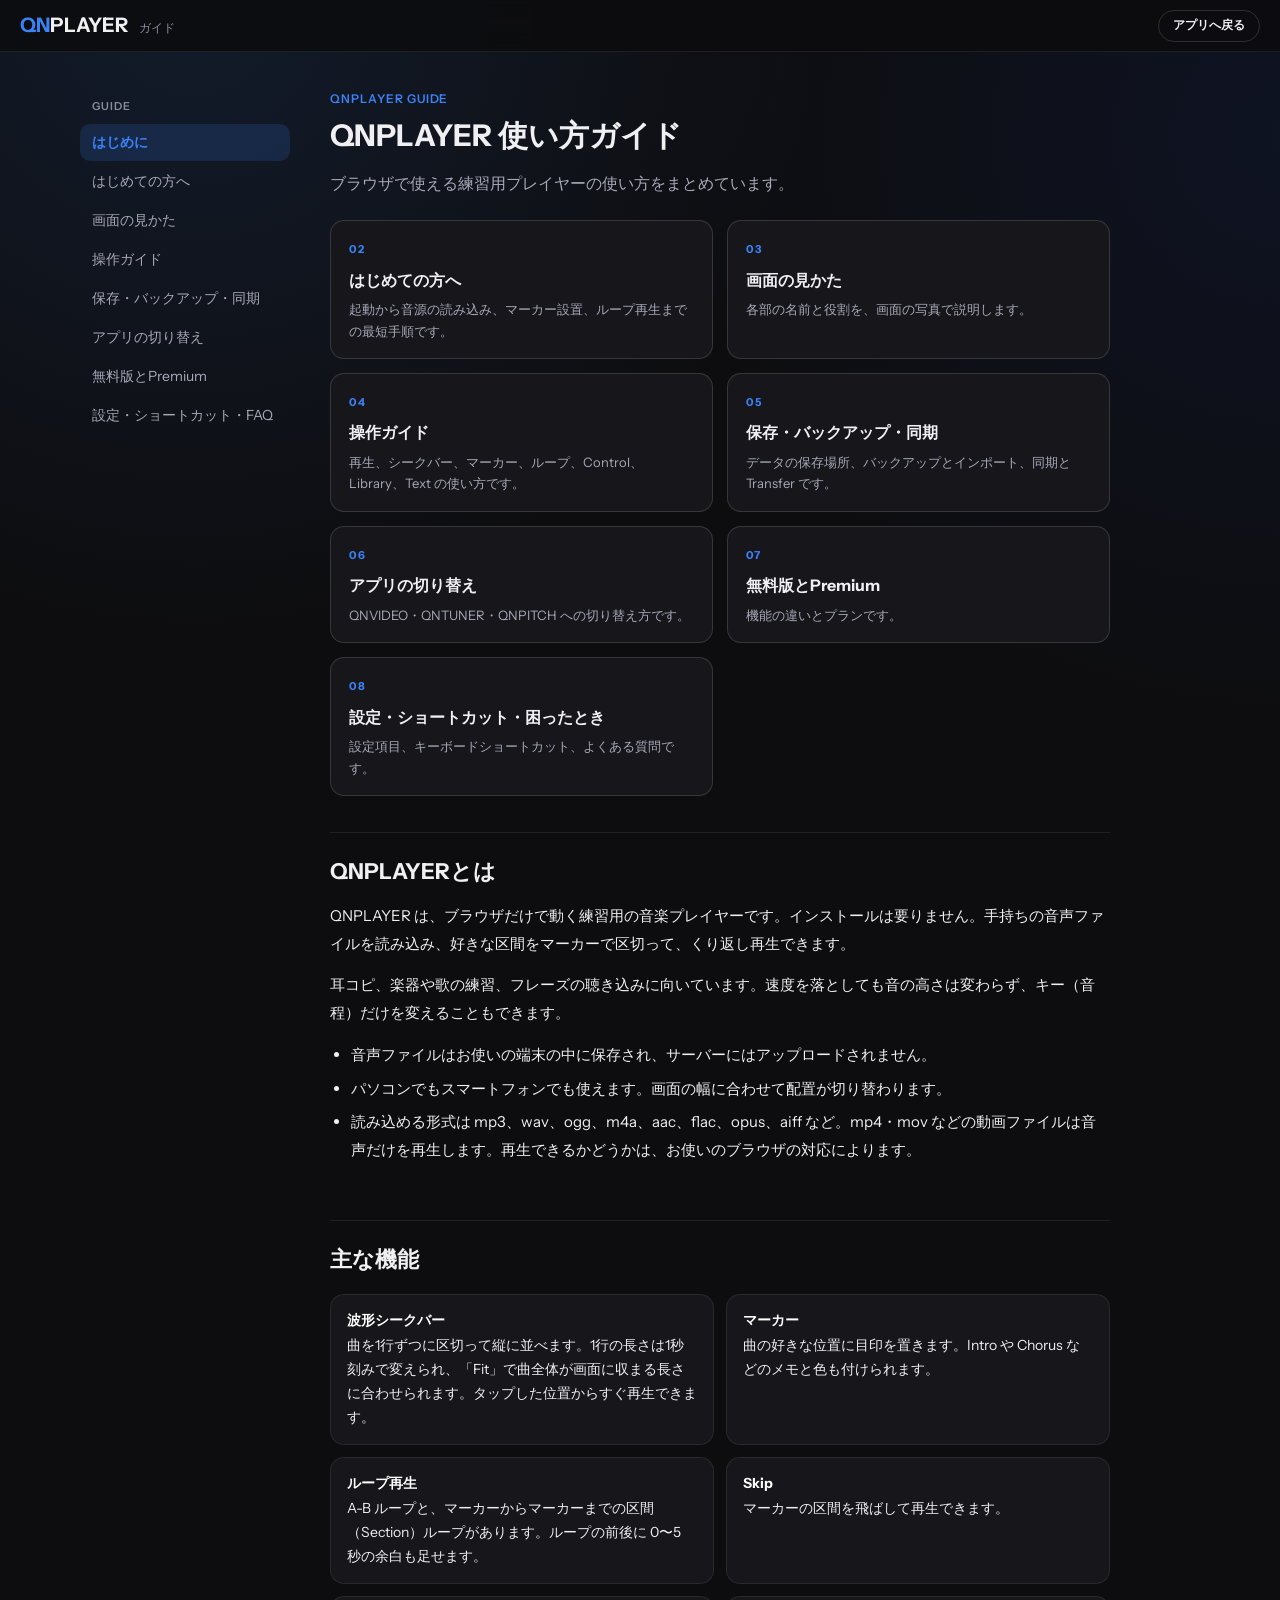
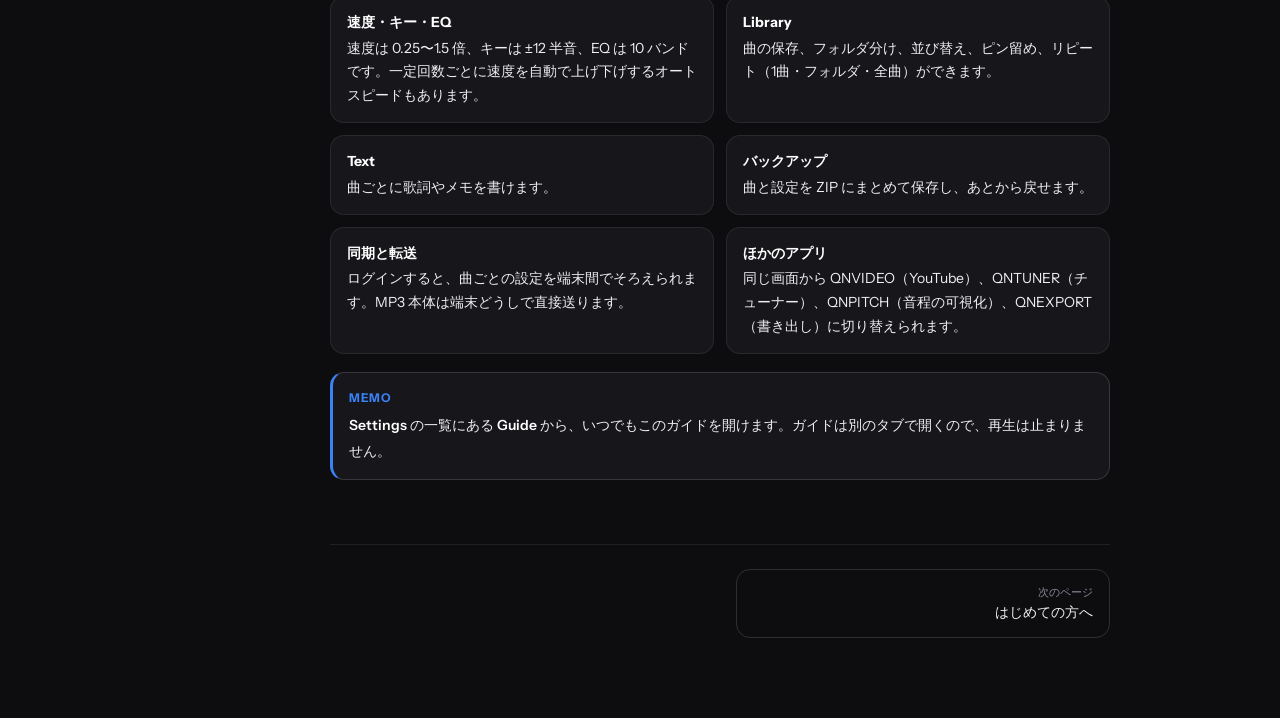
<file: guide/index.html>
<!DOCTYPE html>
<html lang="ja">
<head>
<meta charset="UTF-8">
<meta name="viewport" content="width=device-width, initial-scale=1">
<title>QNPLAYER 使い方ガイド | QNPLAYER ガイド</title>
<link rel="icon" type="image/x-icon" href="../favicon/favicon.ico">
<link rel="stylesheet" href="https://fonts.googleapis.com/css2?family=Instrument+Sans:wght@400;500;600;700&amp;display=swap">
<link rel="stylesheet" href="guide.css">
<script src="../JS/qn-features.js"></script>
<script src="guide.js"></script>
<script async src="https://pagead2.googlesyndication.com/pagead/js/adsbygoogle.js?client=ca-pub-2741844895313533"
     crossorigin="anonymous"></script>
</head>
<body>
<header class="g-top">
  <a class="g-logo" href="index.html"><b>QN</b>PLAYER<small>ガイド</small></a>
  <span class="g-top-spacer"></span>
  <a class="g-back" href="../index.html">アプリへ戻る</a>
</header>
<div class="g-shell">
  <nav class="g-nav" aria-label="ガイドの目次">
    <p class="g-nav-title">Guide</p>
    <a href="index.html" class="is-current">はじめに</a><a href="start.html">はじめての方へ</a><a href="screen.html">画面の見かた</a><a href="operations.html">操作ガイド</a><a href="data.html">保存・バックアップ・同期</a><a href="apps.html">アプリの切り替え</a><a href="plan.html">無料版とPremium</a><a href="reference.html">設定・ショートカット・FAQ</a>
  </nav>
  <main class="g-main">
    <p class="g-eyebrow">QNPLAYER GUIDE</p>
    <h1>QNPLAYER 使い方ガイド</h1>
    <p class="g-lead">ブラウザで使える練習用プレイヤーの使い方をまとめています。</p>

<div class="g-cards"><a class="g-card" href="start.html"><em>02</em><b>はじめての方へ</b><span>起動から音源の読み込み、マーカー設置、ループ再生までの最短手順です。</span></a><a class="g-card" href="screen.html"><em>03</em><b>画面の見かた</b><span>各部の名前と役割を、画面の写真で説明します。</span></a><a class="g-card" href="operations.html"><em>04</em><b>操作ガイド</b><span>再生、シークバー、マーカー、ループ、Control、Library、Text の使い方です。</span></a><a class="g-card" href="data.html"><em>05</em><b>保存・バックアップ・同期</b><span>データの保存場所、バックアップとインポート、同期と Transfer です。</span></a><a class="g-card" href="apps.html"><em>06</em><b>アプリの切り替え</b><span>QNVIDEO・QNTUNER・QNPITCH への切り替え方です。</span></a><a class="g-card" href="plan.html"><em>07</em><b>無料版とPremium</b><span>機能の違いとプランです。</span></a><a class="g-card" href="reference.html"><em>08</em><b>設定・ショートカット・困ったとき</b><span>設定項目、キーボードショートカット、よくある質問です。</span></a></div>

<h2 id="about">QNPLAYERとは</h2>
<p>QNPLAYER は、ブラウザだけで動く練習用の音楽プレイヤーです。インストールは要りません。手持ちの音声ファイルを読み込み、好きな区間をマーカーで区切って、くり返し再生できます。</p>
<p>耳コピ、楽器や歌の練習、フレーズの聴き込みに向いています。速度を落としても音の高さは変わらず、キー（音程）だけを変えることもできます。</p>
<ul>
  <li>音声ファイルはお使いの端末の中に保存され、サーバーにはアップロードされません。</li>
  <li>パソコンでもスマートフォンでも使えます。画面の幅に合わせて配置が切り替わります。</li>
  <li>読み込める形式は mp3、wav、ogg、m4a、aac、flac、opus、aiff など。mp4・mov などの動画ファイルは音声だけを再生します。再生できるかどうかは、お使いのブラウザの対応によります。</li>
</ul>

<h2 id="features">主な機能</h2>
<ul class="g-feat">
  <li><b>波形シークバー</b>曲を1行ずつに区切って縦に並べます。1行の長さは1秒刻みで変えられ、「Fit」で曲全体が画面に収まる長さに合わせられます。タップした位置からすぐ再生できます。</li>
  <li><b>マーカー</b>曲の好きな位置に目印を置きます。Intro や Chorus などのメモと色も付けられます。</li>
  <li><b>ループ再生</b>A-B ループと、マーカーからマーカーまでの区間（Section）ループがあります。ループの前後に 0〜5 秒の余白も足せます。</li>
  <li><b>Skip</b>マーカーの区間を飛ばして再生できます。</li>
  <li><b>速度・キー・EQ</b>速度は 0.25〜1.5 倍、キーは ±12 半音、EQ は 10 バンドです。一定回数ごとに速度を自動で上げ下げするオートスピードもあります。</li>
  <li><b>Library</b>曲の保存、フォルダ分け、並び替え、ピン留め、リピート（1曲・フォルダ・全曲）ができます。</li>
  <li><b>Text</b>曲ごとに歌詞やメモを書けます。</li>
  <li><b>バックアップ</b>曲と設定を ZIP にまとめて保存し、あとから戻せます。</li>
  <li><b>同期と転送</b>ログインすると、曲ごとの設定を端末間でそろえられます。MP3 本体は端末どうしで直接送ります。</li>
  <li><b>ほかのアプリ</b>同じ画面から QNVIDEO（YouTube）、QNTUNER（チューナー）、QNPITCH（音程の可視化）、QNEXPORT（書き出し）に切り替えられます。</li>
</ul>
<div class="g-note"><span class="g-note-title">MEMO</span><strong>Settings</strong> の一覧にある <strong>Guide</strong> から、いつでもこのガイドを開けます。ガイドは別のタブで開くので、再生は止まりません。</div>

    <div class="g-pager"><span></span><a class="next" href="start.html"><small>次のページ</small>はじめての方へ</a></div>
  </main>
</div>
</body>
</html>
</file>
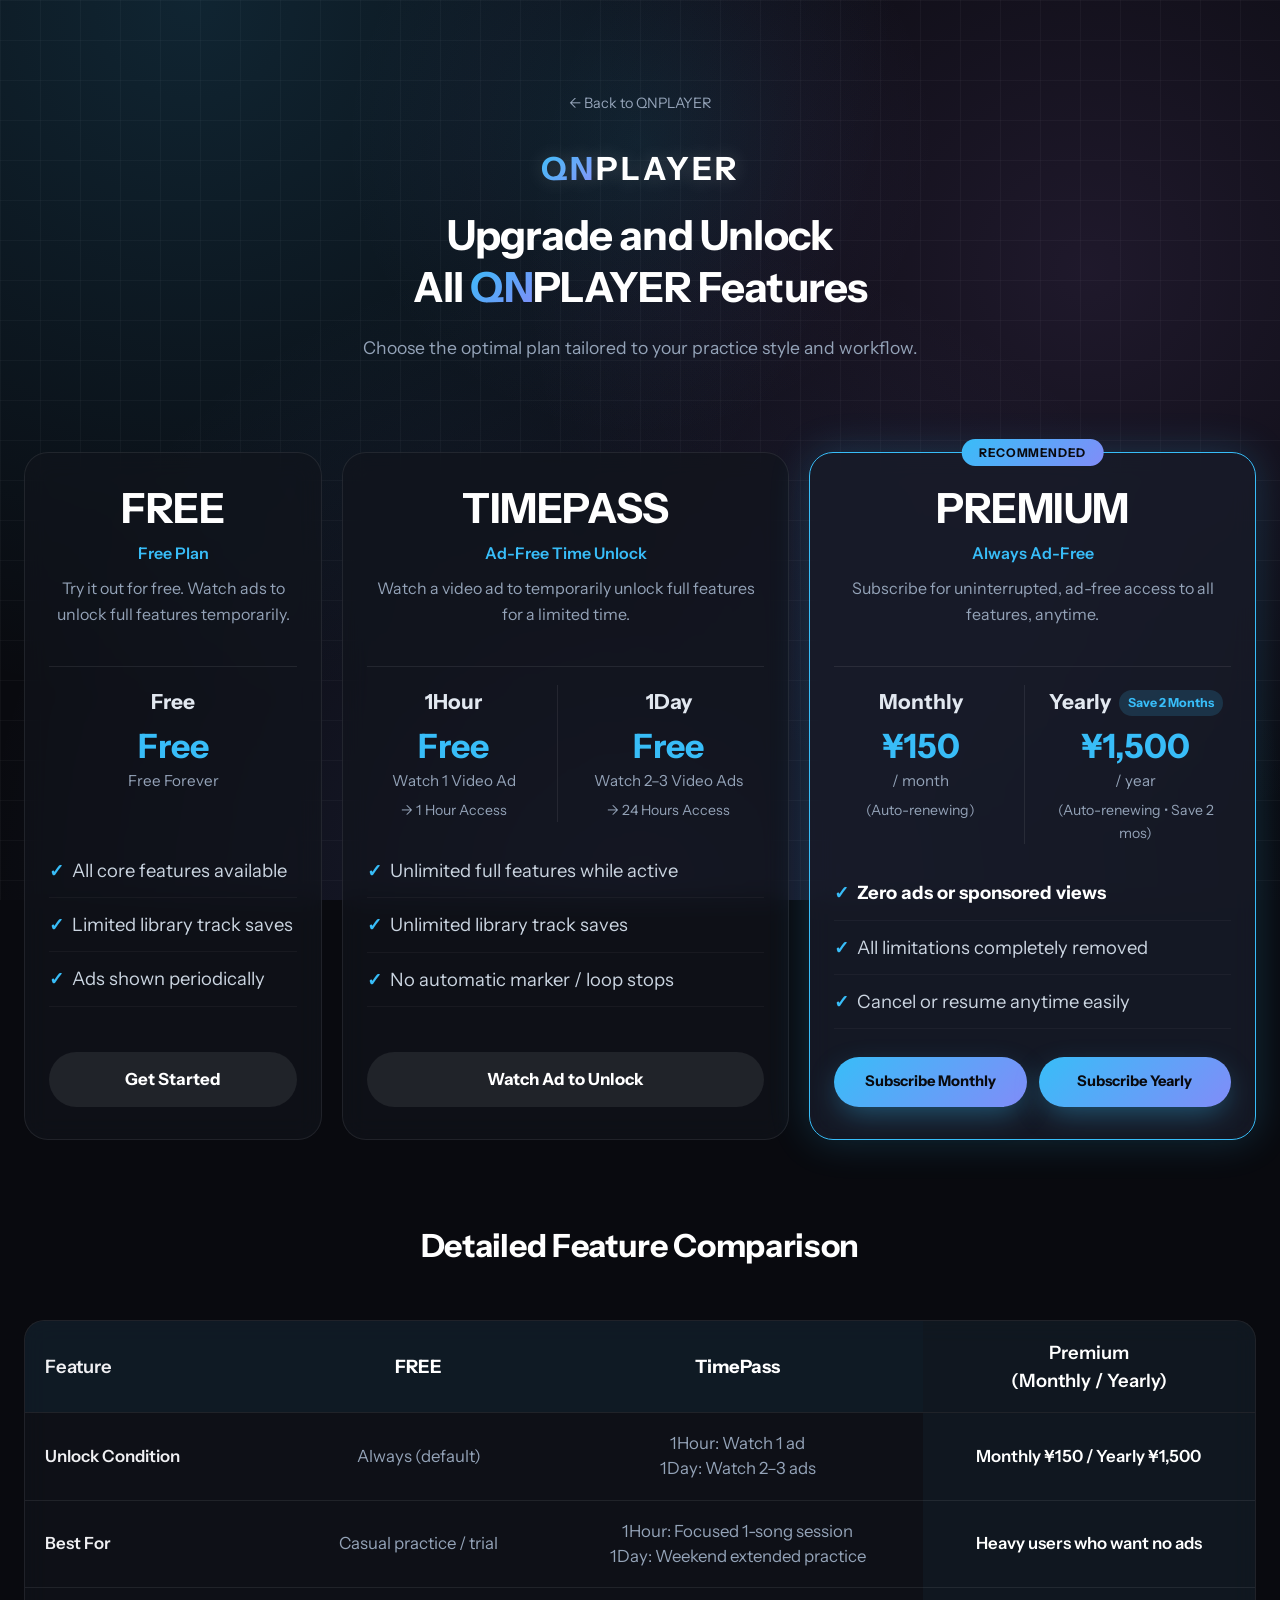
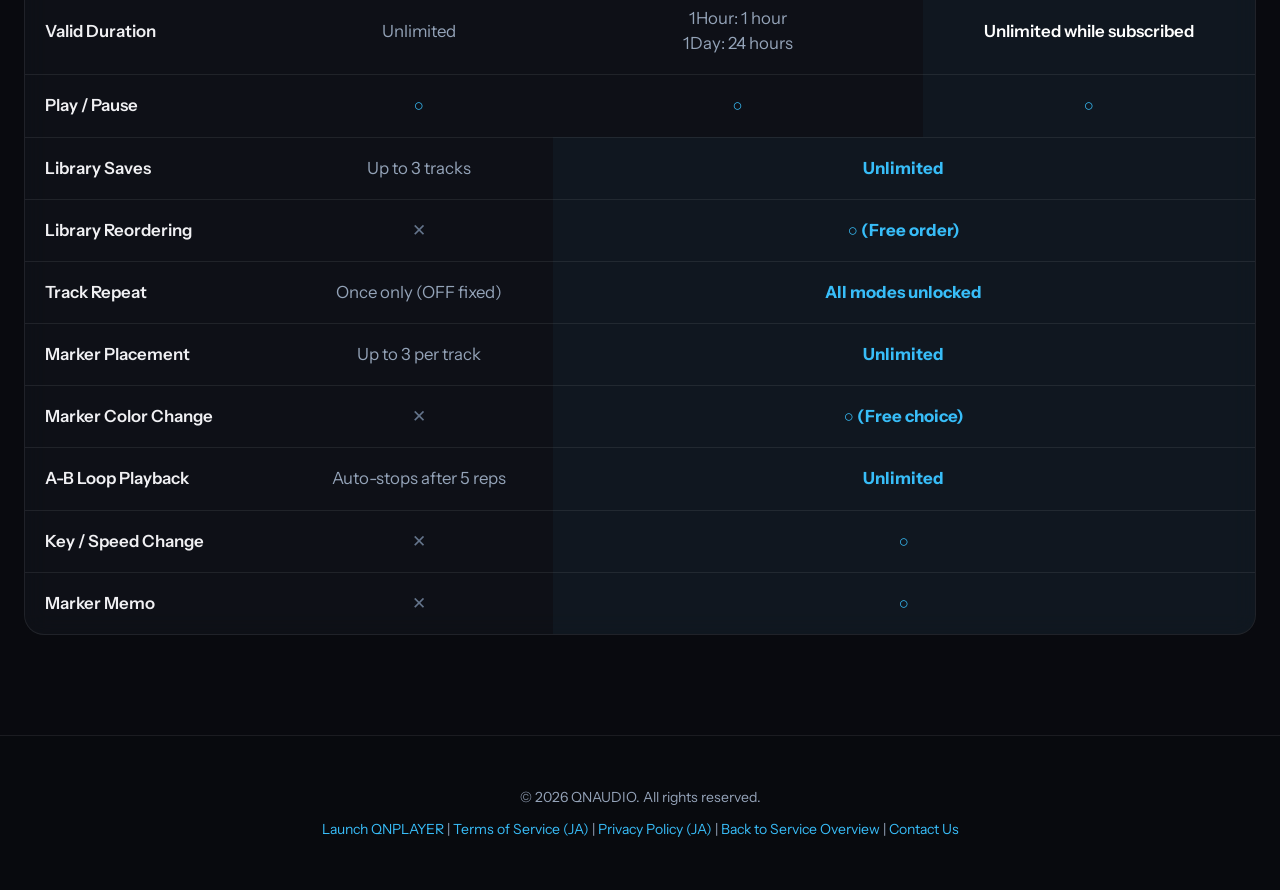
<file: pricing-en.html>
<!DOCTYPE html>
<html lang="en">
<head>
    <meta charset="UTF-8">
    <meta name="viewport" content="width=device-width, initial-scale=1.0">
    <title>QNPLAYER - Pricing & Features</title>
    <meta name="description" content="QNPLAYER pricing and feature comparison. Choose from Free, TimePass, and Premium (Monthly/Yearly) plans tailored to your practice style.">

    <meta property="og:title" content="QNPLAYER - Pricing & Features">
    <meta property="og:description" content="Choose the optimal plan tailored to your practice style and workflow.">
    <meta property="og:type" content="website">
    <meta property="og:url" content="https://player.qnaudio.stream/pricing-en.html">
    <meta property="og:image" content="https://qnaudio.stream/images/ogp.jpg">

    <link rel="preconnect" href="https://fonts.googleapis.com">
    <link rel="preconnect" href="https://fonts.gstatic.com" crossorigin>
    <link href="https://fonts.googleapis.com/css2?family=Instrument+Sans:ital,wght@0,400..700;1,400..700&display=swap" rel="stylesheet">

    <link rel="apple-touch-icon" sizes="180x180" href="/favicon/apple-touch-icon.png">
    <link rel="icon" type="image/png" sizes="32x32" href="/favicon/favicon-32x32.png">
    <link rel="icon" type="image/png" sizes="16x16" href="/favicon/favicon-16x16.png">
    <link rel="shortcut icon" href="/favicon/favicon.ico">
    <link rel="manifest" href="/favicon/site.webmanifest">

  <style>
    /* --------------------------------------------------
       1. デザイン変数 & リセット (qnaudio.stream と共通トークン)
    -------------------------------------------------- */
    :root {
      --accent-primary: #38bdf8;
      --accent-secondary: #818cf8;
      --accent-tertiary: #c084fc;
      --font-body: 'Instrument Sans', -apple-system, BlinkMacSystemFont, "Segoe UI", Roboto, "Helvetica Neue", "Hiragino Kaku Gothic ProN", "メイリオ", sans-serif;
      --bg-main: #090a0f;
      --card-bg: rgba(18, 20, 29, 0.65);
      --card-hover-bg: rgba(24, 27, 40, 0.85);
      --text-main: #f0f0f3;
      --text-muted: #94a3b8;
      --border-color: rgba(255, 255, 255, 0.08);
      --border-glow: rgba(56, 189, 248, 0.4);
    }

    * {
      box-sizing: border-box;
      margin: 0;
      padding: 0;
    }

    body {
      background-color: var(--bg-main);
      background-image:
        radial-gradient(circle at 15% 0%, color-mix(in srgb, var(--accent-primary) 15%, transparent), transparent 50%),
        radial-gradient(circle at 85% 30%, color-mix(in srgb, var(--accent-tertiary) 12%, transparent), transparent 45%),
        radial-gradient(circle at 50% 100%, color-mix(in srgb, var(--accent-secondary) 15%, transparent), transparent 60%),
        linear-gradient(rgba(255, 255, 255, 0.03) 1px, transparent 1px),
        linear-gradient(90deg, rgba(255, 255, 255, 0.03) 1px, transparent 1px);
      background-size: 100% 100%, 100% 100%, 100% 100%, 40px 40px, 40px 40px;
      background-attachment: fixed;
      color: var(--text-main);
      font-family: var(--font-body);
      line-height: 1.6;
      -webkit-font-smoothing: antialiased;
      overflow-x: hidden;
    }

    a {
      color: var(--accent-primary);
      text-decoration: none;
    }

    .container {
      max-width: 1280px;
      margin: 0 auto;
      padding: 0 24px;
    }

    .fade-up {
      opacity: 0;
      transform: translateY(40px);
      transition: opacity 0.8s cubic-bezier(0.16, 1, 0.3, 1),
                  transform 0.8s cubic-bezier(0.16, 1, 0.3, 1);
      will-change: opacity, transform;
    }

    .fade-up.is-visible {
      opacity: 1;
      transform: translateY(0);
    }

    /* --------------------------------------------------
       2. ヒーロー（ページ見出し）
    -------------------------------------------------- */
    .hero {
      padding: 90px 0 40px;
      text-align: center;
      position: relative;
    }

    .hero::before {
      content: '';
      position: absolute;
      top: 50%;
      left: 50%;
      transform: translate(-50%, -60%);
      width: 600px;
      height: 600px;
      background: radial-gradient(circle, rgba(56, 189, 248, 0.08) 0%, rgba(129, 140, 248, 0.03) 40%, transparent 70%);
      border-radius: 50%;
      z-index: -1;
      pointer-events: none;
    }

    .back-link {
      display: inline-flex;
      align-items: center;
      gap: 6px;
      font-size: 0.9rem;
      color: var(--text-muted);
      margin-bottom: 28px;
      transition: color 0.25s ease;
    }
    .back-link:hover { color: var(--accent-primary); }

    .hero-logo {
      font-size: 2rem;
      font-weight: 900;
      letter-spacing: 3px;
      margin-bottom: 1rem;
      color: #ffffff;
      text-shadow: 0 0 20px rgba(255, 255, 255, 0.2);
    }

    .hero-logo span {
      background: linear-gradient(135deg, var(--accent-primary) 0%, var(--accent-secondary) 100%);
      -webkit-background-clip: text;
      -webkit-text-fill-color: transparent;
    }

    /* QNPLAYER の「QN」部分だけグラデにする汎用クラス（見出し等で使用） */
    .qn-accent {
      background: linear-gradient(135deg, var(--accent-primary) 0%, var(--accent-secondary) 100%);
      -webkit-background-clip: text;
      -webkit-text-fill-color: transparent;
    }

    .hero h1, .hero-title {
      font-size: 2.6rem;
      line-height: 1.25;
      margin-bottom: 20px;
      font-weight: 800;
      letter-spacing: -0.02em;
      color: #ffffff;
    }

    .hero p, .hero-description {
      font-size: 1.1rem;
      color: var(--text-muted);
      max-width: 700px;
      margin: 0 auto;
    }

    /* --------------------------------------------------
       4. 料金カード
    -------------------------------------------------- */
    .pricing {
      padding: 30px 0 60px;
      position: relative;
    }

    .pricing-grid {
      display: grid;
      grid-template-columns: 2fr 3fr 3fr;
      gap: 20px;
      margin-top: 20px;
      align-items: stretch;
    }

    .pricing-card {
      background: var(--card-bg);
      border: 1px solid var(--border-color);
      border-radius: 24px;
      padding: 32px 24px;
      display: flex;
      flex-direction: column;
      position: relative;
      backdrop-filter: blur(12px);
      transition: transform 0.4s cubic-bezier(0.16, 1, 0.3, 1),
                  border-color 0.3s ease,
                  box-shadow 0.3s ease;
    }

    .pricing-card:hover {
      transform: translateY(-6px);
      border-color: rgba(56, 189, 248, 0.4);
    }

    .pricing-card.featured {
      border-color: var(--accent-primary);
      box-shadow: 0 0 40px rgba(56, 189, 248, 0.2);
      background: rgba(24, 28, 42, 0.8);
    }

    .pricing-badge {
      position: absolute;
      top: -14px;
      left: 50%;
      transform: translateX(-50%);
      background: linear-gradient(135deg, var(--accent-primary) 0%, var(--accent-secondary) 100%);
      color: #090a0f;
      font-size: 0.75rem;
      font-weight: 800;
      padding: 4px 18px;
      border-radius: 9999px;
      text-transform: uppercase;
      letter-spacing: 0.05em;
      white-space: nowrap;
    }

    .pricing-card h3 {
      font-size: 2.6rem;
      margin-bottom: 8px;
      text-align: center;
      color: #ffffff;
      font-weight: 800;
      letter-spacing: -0.01em;
      line-height: 1.15;
      text-transform: uppercase;
    }

    .pricing-subheading {
      font-size: 1rem;
      color: var(--accent-primary);
      text-align: center;
      margin-bottom: 10px;
      font-weight: 600;
    }

    .pricing-caption {
      font-size: 1rem;
      color: var(--text-muted);
      text-align: center;
      margin-bottom: 20px;
      min-height: 2.6em;
    }

    .pricing-price-container {
      text-align: center;
      margin-bottom: 22px;
      min-height: 92px;
    }

    .pricing-price {
      font-size: 2.1rem;
      font-weight: 800;
      color: var(--accent-primary);
      line-height: 1.1;
    }

    .pricing-price.small {
      font-size: 1.5rem;
    }

    .pricing-period {
      font-size: 0.95rem;
      color: var(--text-muted);
      margin-top: 4px;
    }

    .pricing-note {
      font-size: 0.88rem;
      color: var(--text-muted);
      margin-top: 6px;
    }

    /* TimePass/Premiumカード内、2つの選択肢を横並びで両方表示するための
       レイアウト（以前はトグルボタンで1つずつ切り替えていたが、
       両方を常に見せてほしいというご要望により変更）。
       カードの左右paddingと同じだけ内側に食い込む形にして、
       選択肢どうしを区切り線で分ける。 */
    .pricing-timepass-row,
    .pricing-premium-row {
      display: grid;
      grid-template-columns: 1fr 1fr;
      gap: 16px;
      margin: 18px 0 22px;
      padding-top: 18px;
      border-top: 1px solid rgba(255, 255, 255, 0.08);
      /* TimePass(1Hour/1Day)とPremium(Monthly/Yearly)で、中身の行数や
         save-badgeの有無によりわずかに高さが違っていたため
         （実測156px/152px）、大きい方に揃えて完全に一致させる。
         FREEカード側(.pricing-price-container-bordered)のmin-heightも
         この値に合わせてある。 */
      min-height: 156px;
      box-sizing: border-box;
    }

    /* FREEカードには2択の行(.pricing-timepass-row等)が無く、価格の上の
       区切り線も無いままになっていた（TimePass/Premiumだけ線がある
       状態で、カード同士の見た目が揃っていなかった）。
       .pricing-timepass-row/.pricing-premium-rowと全く同じ
       margin/padding-top/border-topの値を使い、線の高さ・太さ・位置を
       完全に一致させる。
       さらに、2択の行はラベル/価格/期間の3〜4段構成で縦に長いため、
       FREEカード側（ラベル/価格/期間のみ）と実際の高さが揃わず、
       その下のfeatures一覧の開始位置がFREEだけ上にズレていた。
       実測した2択の行の高さ(156px)にmin-heightを合わせて解消する。 */
    .pricing-price-container-bordered {
      margin-top: 18px;
      padding-top: 18px;
      border-top: 1px solid rgba(255, 255, 255, 0.08);
      min-height: 156px;
      box-sizing: border-box;
    }

    .pricing-timepass-option,
    .pricing-premium-option {
      display: flex;
      flex-direction: column;
      align-items: center;
      text-align: center;
    }

    .pricing-timepass-option:first-child,
    .pricing-premium-option:first-child {
      border-right: 1px solid rgba(255, 255, 255, 0.08);
      padding-right: 16px;
    }

    .pricing-timepass-label,
    .pricing-premium-label {
      font-size: 1.3rem;
      font-weight: 800;
      color: #e2e8f0;
      margin-bottom: 10px;
    }

    .pricing-premium-label .save-badge {
      display: inline-block;
      margin-left: 4px;
      padding: 3px 9px;
      border-radius: 999px;
      background: rgba(56, 189, 248, 0.16);
      color: var(--accent-primary);
      font-size: 0.6em;
      font-weight: 700;
      vertical-align: middle;
    }

    /* Premiumカードの一番下、月額/年額それぞれのCTAボタンを横並びで
       置く行。以前はカード内の2択（.pricing-premium-option）の中に
       ボタンが入っていたが、そのままだとPremiumカードだけ
       flex-growの効果を受けられず、他カード（FREE/TimePass）と
       ボタンの縦位置が揃わなかったため、ボタンをfeatures一覧の外
       （カードの直接の子）に出して揃えている。 */
    .pricing-premium-cta-row {
      display: grid;
      grid-template-columns: 1fr 1fr;
      gap: 12px;
    }

    .pricing-premium-cta-row .btn-cta {
      font-size: 0.92rem;
      padding: 13px 12px;
    }

    .pricing-unlock {
      font-size: 0.78rem;
      color: var(--text-muted);
      text-align: center;
      margin-bottom: 4px;
    }

    .pricing-features {
      list-style: none;
      margin-bottom: 28px;
      flex-grow: 1;
    }

    .pricing-features li {
      padding: 12px 0;
      border-bottom: 1px solid rgba(255, 255, 255, 0.04);
      font-size: 1.15rem;
      color: #cbd5e1;
      display: flex;
      align-items: flex-start;
    }

    .pricing-features li::before {
      content: "✓";
      color: var(--accent-primary);
      font-weight: bold;
      margin-right: 8px;
      flex-shrink: 0;
    }

    .pricing-features li.disabled {
      color: #64748b;
    }

    .pricing-features li.disabled::before {
      content: "×";
      color: #64748b;
    }

    .pricing-features li strong {
      color: #ffffff;
      font-weight: 700;
    }

    /* CTAボタン (index.htmlの .btn-cta 準拠) */
    .btn-cta {
      display: inline-flex;
      align-items: center;
      justify-content: center;
      background: linear-gradient(135deg, var(--accent-primary) 0%, var(--accent-secondary) 100%);
      color: #090a0f;
      font-size: 1.05rem;
      font-weight: 700;
      padding: 14px 20px;
      border-radius: 9999px;
      white-space: nowrap;
      transition: all 0.3s ease;
      box-shadow: 0 10px 30px -5px rgba(56, 189, 248, 0.4);
      position: relative;
      overflow: hidden;
      width: 100%;
      border: none;
      cursor: pointer;
      font-family: var(--font-body);
    }

    .btn-cta:hover {
      transform: translateY(-2px);
      box-shadow: 0 15px 35px -5px rgba(56, 189, 248, 0.6);
      color: #000000;
    }

    .btn-cta.ghost {
      background: rgba(255, 255, 255, 0.08);
      color: #fff;
      box-shadow: none;
    }
    .btn-cta.ghost:hover {
      background: rgba(255, 255, 255, 0.14);
      color: #fff;
      transform: translateY(-2px);
      box-shadow: none;
    }

    /* --------------------------------------------------
       5. 詳細機能比較テーブル
    -------------------------------------------------- */
    .compare-section {
      padding: 20px 0 100px;
      position: relative;
    }

    .section-title {
      text-align: center;
      font-size: 2rem;
      margin-bottom: 3rem;
      font-weight: 800;
      color: #ffffff;
      letter-spacing: -0.01em;
    }

    .compare-table-wrap {
      background: var(--card-bg);
      border: 1px solid var(--border-color);
      border-radius: 20px;
      backdrop-filter: blur(12px);
      overflow: hidden;
      overflow-x: auto;
    }

    table.compare-table {
      width: 100%;
      border-collapse: collapse;
      min-width: 720px;
    }

    .compare-table th, .compare-table td {
      padding: 18px 20px;
      text-align: center;
      font-size: 1.05rem;
      border-bottom: 1px solid var(--border-color);
      white-space: normal;
      line-height: 1.5;
    }

    .compare-table thead th {
      color: #ffffff;
      font-weight: 700;
      font-size: 1.15rem;
      background: rgba(56, 189, 248, 0.06);
      position: sticky;
      top: 0;
    }

    .compare-table th:first-child, .compare-table td:first-child {
      text-align: left;
      color: var(--text-main);
      font-weight: 600;
      white-space: normal;
      min-width: 160px;
    }

    .compare-table td {
      color: var(--text-muted);
    }

    .compare-table tbody tr:last-child td {
      border-bottom: none;
    }

    .compare-table .no { color: #64748b; }

    .compare-table .col-premium {
      color: #ffffff;
      background: rgba(56, 189, 248, 0.04);
      font-weight: 600;
    }

    .compare-table .yes,
    .compare-table .col-premium.yes {
      color: var(--accent-primary);
      font-weight: 700;
    }

    /* --------------------------------------------------
       6. フッター
    -------------------------------------------------- */
    footer {
      padding: 50px 0;
      text-align: center;
      color: var(--text-muted);
      border-top: 1px solid var(--border-color);
      font-size: 0.875rem;
      background: rgba(9, 10, 15, 0.9);
    }

    /* --------------------------------------------------
       7. レスポンシブ
    -------------------------------------------------- */
    @media (max-width: 1024px) {
      .pricing-timepass-row,
      .pricing-premium-row {
        gap: 12px;
      }
    }

    @media (max-width: 768px) {
      .hero h1, .hero-title { font-size: 1.9rem; }
      .hero p, .hero-description { font-size: 1rem; }
      .section-title { font-size: 1.6rem; }
    }

    @media (max-width: 560px) {
      .pricing-grid {
        grid-template-columns: 1fr;
      }

      .pricing-card h3 {
        font-size: 2.1rem;
      }

      /* カード内の2択（TimePass/Premium）も、カード自体が1列積みに
         なる幅では横並びだと窮屈になるため、縦積みに切り替える。 */
      .pricing-timepass-row,
      .pricing-premium-row {
        grid-template-columns: 1fr;
      }

      .pricing-timepass-option:first-child,
      .pricing-premium-option:first-child {
        border-right: none;
        padding-right: 0;
        padding-bottom: 16px;
        margin-bottom: 16px;
        border-bottom: 1px solid rgba(255, 255, 255, 0.08);
      }

      /* Premiumカード下部のCTAボタン2つも、SP幅では横並びだと
         窮屈になるため縦積みに切り替える。 */
      .pricing-premium-cta-row {
        grid-template-columns: 1fr;
      }
    }
  </style>
<script async src="https://pagead2.googlesyndication.com/pagead/js/adsbygoogle.js?client=ca-pub-2741844895313533"
     crossorigin="anonymous"></script>
</head>
<body>

  <section class="hero">
    <div class="container">
      <a href="https://player.qnaudio.stream/" class="back-link fade-up">&larr; Back to QNPLAYER</a>
      <div class="hero-logo fade-up"><span>QN</span>PLAYER</div>
      <h1 class="hero-title fade-up">Upgrade and Unlock<br class="pc-only">All <span class="qn-accent">QN</span>PLAYER Features</h1>
      <p class="hero-description fade-up">
        Choose the optimal plan tailored to your practice style and workflow.
      </p>
    </div>
  </section>

  <section class="pricing">
    <div class="container">
      <div class="pricing-grid">

        <div class="pricing-card fade-up">
          <h3>FREE</h3>
          <div class="pricing-subheading">Free Plan</div>
          <div class="pricing-caption">Try it out for free. Watch ads to unlock full features temporarily.</div>
          <div class="pricing-price-container pricing-price-container-bordered">
            <div class="pricing-timepass-label">Free</div>
            <div class="pricing-price">Free</div>
            <div class="pricing-period">Free Forever</div>
          </div>
          <ul class="pricing-features">
            <li>All core features available</li>
            <li>Limited library track saves</li>
            <li>Ads shown periodically</li>
          </ul>
          <a href="https://player.qnaudio.stream/" class="btn-cta ghost">Get Started</a>
        </div>

        <div class="pricing-card fade-up">
          <h3>TimePass</h3>
          <div class="pricing-subheading">Ad-Free Time Unlock</div>
          <div class="pricing-caption">Watch a video ad to temporarily unlock full features for a limited time.</div>

          <div class="pricing-timepass-row">
            <div class="pricing-timepass-option">
              <div class="pricing-timepass-label">1Hour</div>
              <div class="pricing-price">Free</div>
              <div class="pricing-period">Watch 1 Video Ad</div>
              <div class="pricing-note">&rarr; 1 Hour Access</div>
            </div>
            <div class="pricing-timepass-option">
              <div class="pricing-timepass-label">1Day</div>
              <div class="pricing-price">Free</div>
              <div class="pricing-period">Watch 2&ndash;3 Video Ads</div>
              <div class="pricing-note">&rarr; 24 Hours Access</div>
            </div>
          </div>

          <ul class="pricing-features">
            <li>Unlimited full features while active</li>
            <li>Unlimited library track saves</li>
            <li>No automatic marker / loop stops</li>
          </ul>
          <a href="https://player.qnaudio.stream/" class="btn-cta ghost">Watch Ad to Unlock</a>
        </div>

        <div class="pricing-card featured fade-up">
          <div class="pricing-badge">Recommended</div>
          <h3>Premium</h3>
          <div class="pricing-subheading">Always Ad-Free</div>
          <div class="pricing-caption">Subscribe for uninterrupted, ad-free access to all features, anytime.</div>

          <div class="pricing-premium-row">
            <div class="pricing-premium-option">
              <div class="pricing-premium-label">Monthly</div>
              <div class="pricing-price">¥150</div>
              <div class="pricing-period">/ month</div>
              <div class="pricing-note">(Auto-renewing)</div>
            </div>
            <div class="pricing-premium-option">
              <div class="pricing-premium-label">Yearly <span class="save-badge">Save 2 Months</span></div>
              <div class="pricing-price">¥1,500</div>
              <div class="pricing-period">/ year</div>
              <div class="pricing-note">(Auto-renewing &bull; Save 2 mos)</div>
            </div>
          </div>

          <ul class="pricing-features">
            <li><strong>Zero ads or sponsored views</strong></li>
            <li>All limitations completely removed</li>
            <li>Cancel or resume anytime easily</li>
          </ul>

          <div class="pricing-premium-cta-row">
            <a href="https://player.qnaudio.stream/" class="btn-cta">Subscribe Monthly</a>
            <a href="https://player.qnaudio.stream/" class="btn-cta">Subscribe Yearly</a>
          </div>
        </div>

      </div>
    </div>
  </section>

  <section class="compare-section">
    <div class="container">
      <h2 class="section-title fade-up">Detailed Feature Comparison</h2>
      <div class="compare-table-wrap fade-up">
        <table class="compare-table">
          <thead>
            <tr>
              <th>Feature</th>
              <th>FREE</th>
              <th>TimePass</th>
              <th class="col-premium">Premium<br>(Monthly / Yearly)</th>
            </tr>
          </thead>
          <tbody>
            <tr>
              <td>Unlock Condition</td>
              <td>Always (default)</td>
              <td>1Hour: Watch 1 ad<br>1Day: Watch 2&ndash;3 ads</td>
              <td class="col-premium">Monthly ¥150 / Yearly ¥1,500</td>
            </tr>
            <tr>
              <td>Best For</td>
              <td>Casual practice / trial</td>
              <td>1Hour: Focused 1-song session<br>1Day: Weekend extended practice</td>
              <td class="col-premium">Heavy users who want no ads</td>
            </tr>
            <tr>
              <td>Valid Duration</td>
              <td>Unlimited</td>
              <td>1Hour: 1 hour<br>1Day: 24 hours</td>
              <td class="col-premium">Unlimited while subscribed</td>
            </tr>
            <tr>
              <td>Play / Pause</td>
              <td class="yes">&#9675;</td>
              <td class="yes">&#9675;</td>
              <td class="col-premium yes">&#9675;</td>
            </tr>
            <tr>
              <td>Library Saves</td>
              <td>Up to 3 tracks</td>
              <td colspan="2" class="col-premium yes">Unlimited</td>
            </tr>
            <tr>
              <td>Library Reordering</td>
              <td class="no">&#10005;</td>
              <td colspan="2" class="col-premium yes">&#9675; (Free order)</td>
            </tr>
            <tr>
              <td>Track Repeat</td>
              <td>Once only (OFF fixed)</td>
              <td colspan="2" class="col-premium yes">All modes unlocked</td>
            </tr>
            <tr>
              <td>Marker Placement</td>
              <td>Up to 3 per track</td>
              <td colspan="2" class="col-premium yes">Unlimited</td>
            </tr>
            <tr>
              <td>Marker Color Change</td>
              <td class="no">&#10005;</td>
              <td colspan="2" class="col-premium yes">&#9675; (Free choice)</td>
            </tr>
            <tr>
              <td>A-B Loop Playback</td>
              <td>Auto-stops after 5 reps</td>
              <td colspan="2" class="col-premium yes">Unlimited</td>
            </tr>
            <tr>
              <td>Key / Speed Change</td>
              <td class="no">&#10005;</td>
              <td colspan="2" class="col-premium yes">&#9675;</td>
            </tr>
            <tr>
              <td>Marker Memo</td>
              <td class="no">&#10005;</td>
              <td colspan="2" class="col-premium yes">&#9675;</td>
            </tr>
          </tbody>
        </table>
      </div>
    </div>
  </section>

  <footer class="fade-up">
    <div class="container">
      <p>&copy; 2026 QNAUDIO. All rights reserved.</p>
      <p style="margin-top: 10px;">
        <a href="https://player.qnaudio.stream/">Launch QNPLAYER</a> |
        <a href="terms.html">Terms of Service (JA)</a> |
        <a href="privacy.html">Privacy Policy (JA)</a> |
        <a href="https://qnaudio.stream/">Back to Service Overview</a> |
        <a href="mailto:contact@qnaudio.stream">Contact Us</a>
      </p>
    </div>
  </footer>

  <script>
    document.addEventListener('DOMContentLoaded', () => {
      // スクロール連動ふわっと表示
      const observerOptions = { root: null, rootMargin: '0px 0px -40px 0px', threshold: 0.1 };
      const observer = new IntersectionObserver((entries, obs) => {
        entries.forEach(entry => {
          if (entry.isIntersecting) {
            entry.target.classList.add('is-visible');
            obs.unobserve(entry.target);
          }
        });
      }, observerOptions);
      document.querySelectorAll('.fade-up').forEach(el => observer.observe(el));
    });
  </script>
</body>
</html>
</file>
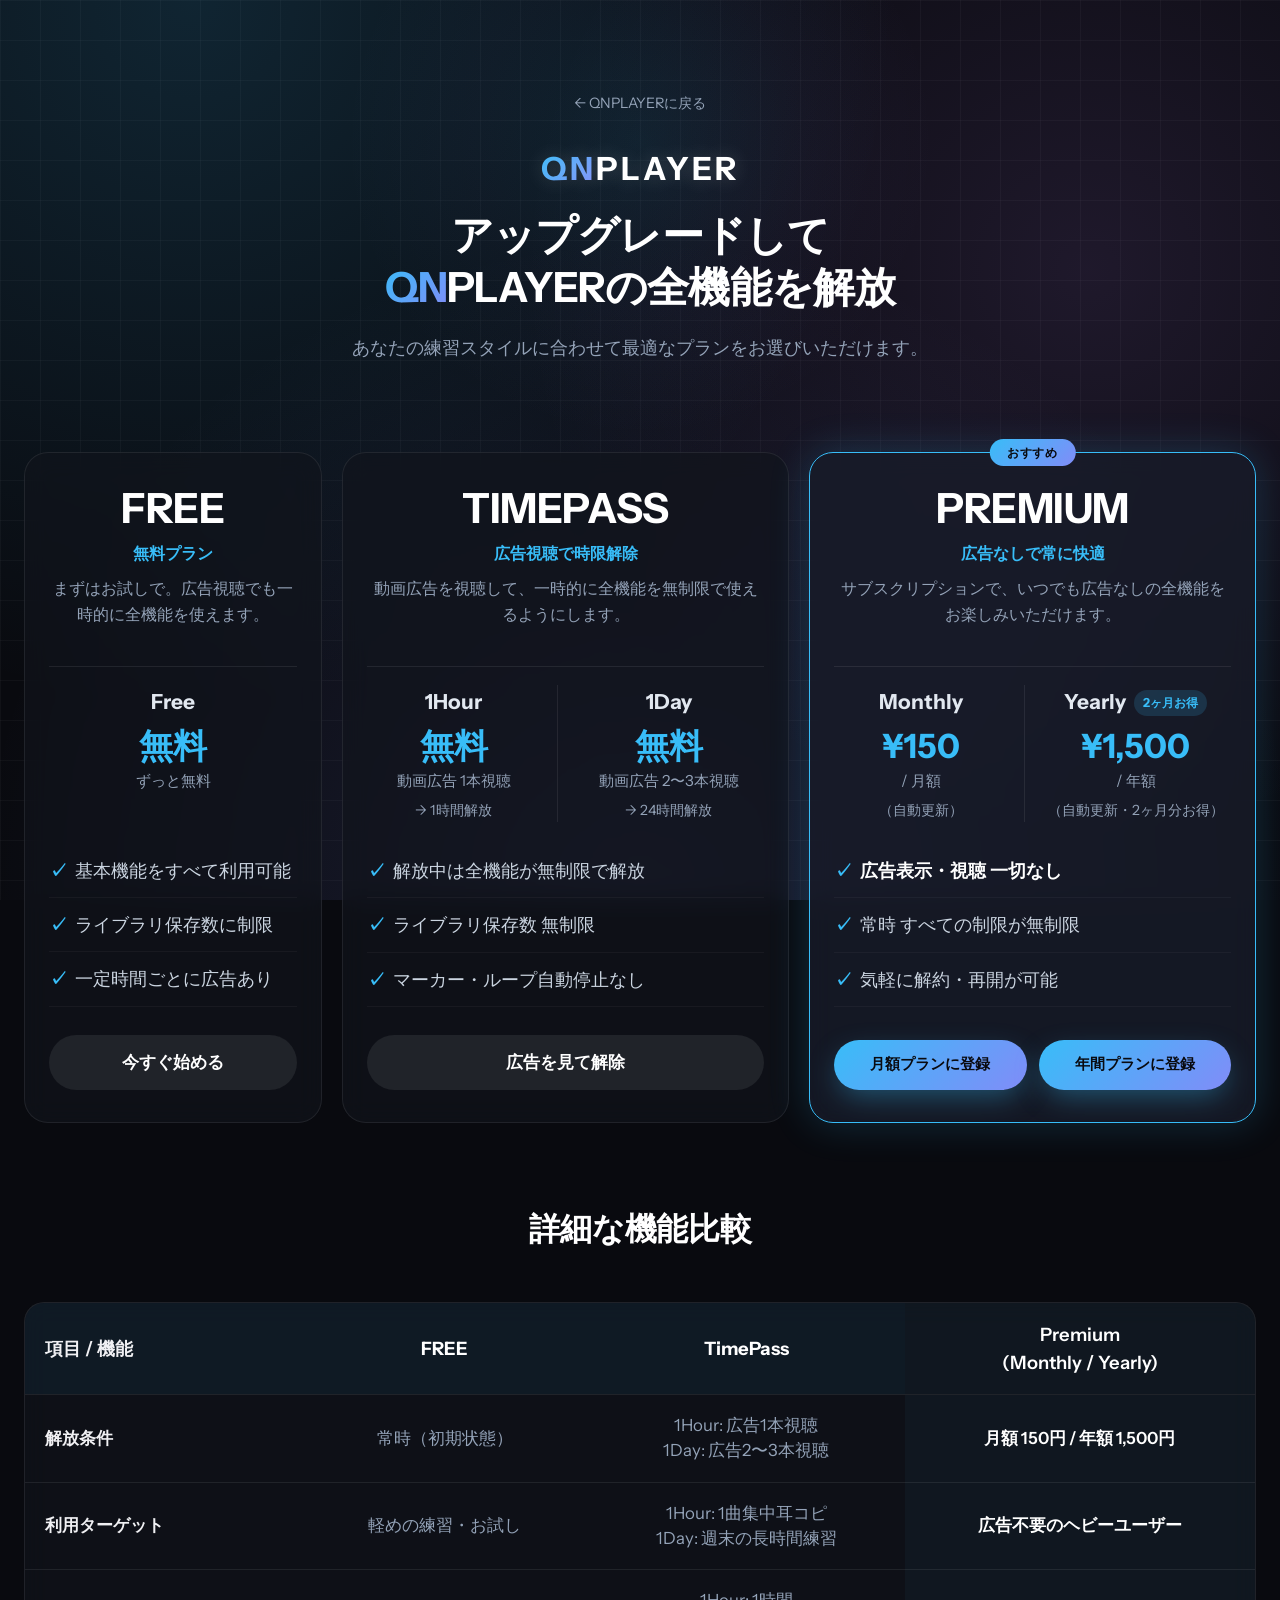
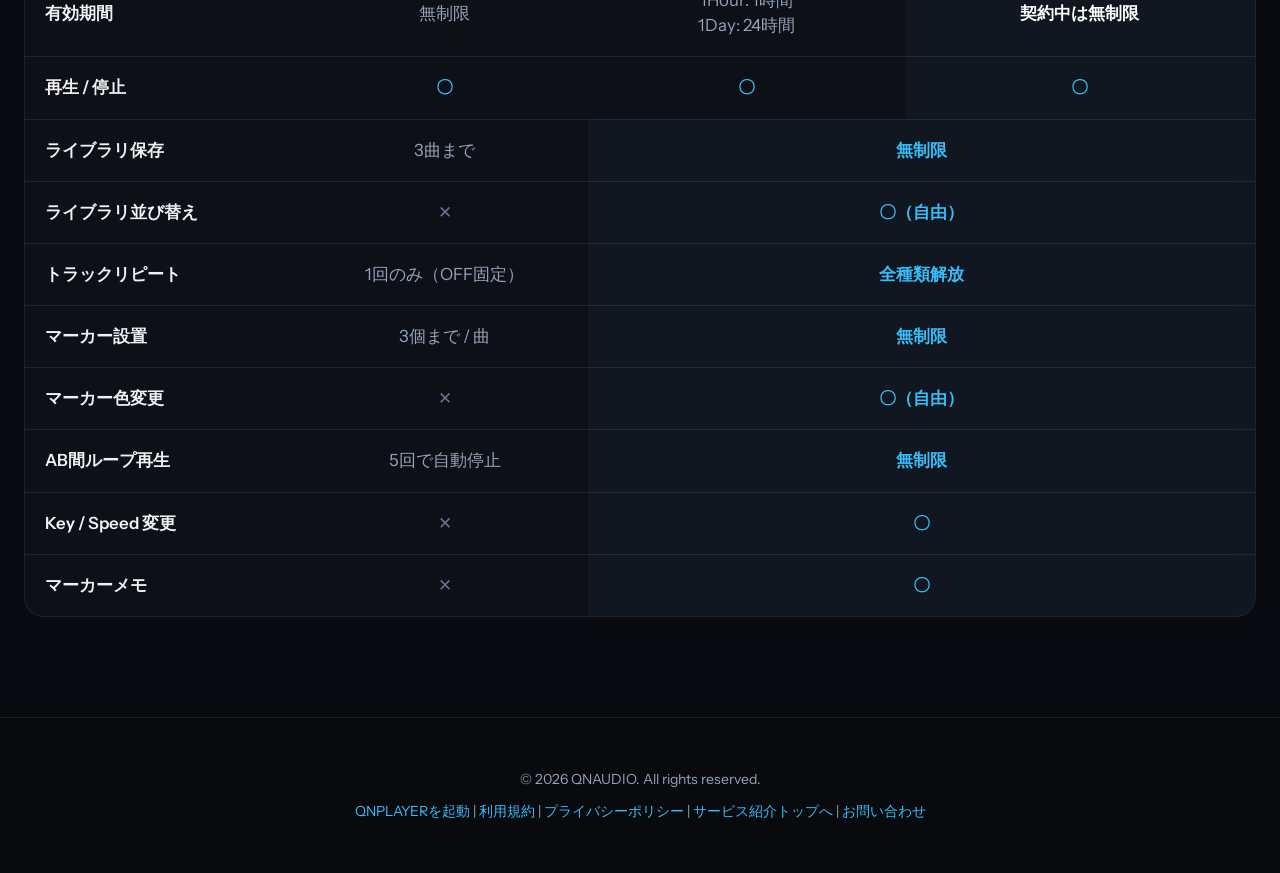
<file: pricing.html>
<!DOCTYPE html>
<html lang="ja">
<head>
    <meta charset="UTF-8">
    <meta name="viewport" content="width=device-width, initial-scale=1.0">
    <title>QNPLAYER - 料金プラン・機能比較</title>
    <meta name="description" content="QNPLAYERの料金プランと機能比較。無料プランからTimePass、Premium（マンスリー／年間）まで、あなたの練習スタイルに合わせて選べます。">

    <meta property="og:title" content="QNPLAYER - 料金プラン・機能比較">
    <meta property="og:description" content="あなたの練習スタイルに合わせて最適なプランをお選びいただけます。">
    <meta property="og:type" content="website">
    <meta property="og:url" content="https://player.qnaudio.stream/pricing.html">
    <meta property="og:image" content="https://qnaudio.stream/images/ogp.jpg">

    <link rel="preconnect" href="https://fonts.googleapis.com">
    <link rel="preconnect" href="https://fonts.gstatic.com" crossorigin>
    <link href="https://fonts.googleapis.com/css2?family=Instrument+Sans:ital,wght@0,400..700;1,400..700&display=swap" rel="stylesheet">

    <link rel="apple-touch-icon" sizes="180x180" href="/favicon/apple-touch-icon.png">
    <link rel="icon" type="image/png" sizes="32x32" href="/favicon/favicon-32x32.png">
    <link rel="icon" type="image/png" sizes="16x16" href="/favicon/favicon-16x16.png">
    <link rel="shortcut icon" href="/favicon/favicon.ico">
    <link rel="manifest" href="/favicon/site.webmanifest">

  <style>
    /* --------------------------------------------------
       1. デザイン変数 & リセット (qnaudio.stream と共通トークン)
    -------------------------------------------------- */
    :root {
      --accent-primary: #38bdf8;
      --accent-secondary: #818cf8;
      --accent-tertiary: #c084fc;
      --font-body: 'Instrument Sans', -apple-system, BlinkMacSystemFont, "Segoe UI", Roboto, "Helvetica Neue", "Hiragino Kaku Gothic ProN", "メイリオ", sans-serif;
      --bg-main: #090a0f;
      --card-bg: rgba(18, 20, 29, 0.65);
      --card-hover-bg: rgba(24, 27, 40, 0.85);
      --text-main: #f0f0f3;
      --text-muted: #94a3b8;
      --border-color: rgba(255, 255, 255, 0.08);
      --border-glow: rgba(56, 189, 248, 0.4);
    }

    * {
      box-sizing: border-box;
      margin: 0;
      padding: 0;
    }

    body {
      background-color: var(--bg-main);
      background-image:
        radial-gradient(circle at 15% 0%, color-mix(in srgb, var(--accent-primary) 15%, transparent), transparent 50%),
        radial-gradient(circle at 85% 30%, color-mix(in srgb, var(--accent-tertiary) 12%, transparent), transparent 45%),
        radial-gradient(circle at 50% 100%, color-mix(in srgb, var(--accent-secondary) 15%, transparent), transparent 60%),
        linear-gradient(rgba(255, 255, 255, 0.03) 1px, transparent 1px),
        linear-gradient(90deg, rgba(255, 255, 255, 0.03) 1px, transparent 1px);
      background-size: 100% 100%, 100% 100%, 100% 100%, 40px 40px, 40px 40px;
      background-attachment: fixed;
      color: var(--text-main);
      font-family: var(--font-body);
      line-height: 1.6;
      -webkit-font-smoothing: antialiased;
      overflow-x: hidden;
    }

    a {
      color: var(--accent-primary);
      text-decoration: none;
    }

    .container {
      max-width: 1280px;
      margin: 0 auto;
      padding: 0 24px;
    }

    .fade-up {
      opacity: 0;
      transform: translateY(40px);
      transition: opacity 0.8s cubic-bezier(0.16, 1, 0.3, 1),
                  transform 0.8s cubic-bezier(0.16, 1, 0.3, 1);
      will-change: opacity, transform;
    }

    .fade-up.is-visible {
      opacity: 1;
      transform: translateY(0);
    }

    /* --------------------------------------------------
       2. ヒーロー（ページ見出し）
    -------------------------------------------------- */
    .hero {
      padding: 90px 0 40px;
      text-align: center;
      position: relative;
    }

    .hero::before {
      content: '';
      position: absolute;
      top: 50%;
      left: 50%;
      transform: translate(-50%, -60%);
      width: 600px;
      height: 600px;
      background: radial-gradient(circle, rgba(56, 189, 248, 0.08) 0%, rgba(129, 140, 248, 0.03) 40%, transparent 70%);
      border-radius: 50%;
      z-index: -1;
      pointer-events: none;
    }

    .back-link {
      display: inline-flex;
      align-items: center;
      gap: 6px;
      font-size: 0.9rem;
      color: var(--text-muted);
      margin-bottom: 28px;
      transition: color 0.25s ease;
    }
    .back-link:hover { color: var(--accent-primary); }

    .hero-logo {
      font-size: 2rem;
      font-weight: 900;
      letter-spacing: 3px;
      margin-bottom: 1rem;
      color: #ffffff;
      text-shadow: 0 0 20px rgba(255, 255, 255, 0.2);
    }

    .hero-logo span {
      background: linear-gradient(135deg, var(--accent-primary) 0%, var(--accent-secondary) 100%);
      -webkit-background-clip: text;
      -webkit-text-fill-color: transparent;
    }

    /* QNPLAYER の「QN」部分だけグラデにする汎用クラス（見出し等で使用） */
    .qn-accent {
      background: linear-gradient(135deg, var(--accent-primary) 0%, var(--accent-secondary) 100%);
      -webkit-background-clip: text;
      -webkit-text-fill-color: transparent;
    }

    .hero h1, .hero-title {
      font-size: 2.6rem;
      line-height: 1.25;
      margin-bottom: 20px;
      font-weight: 800;
      letter-spacing: -0.02em;
      color: #ffffff;
    }

    .hero p, .hero-description {
      font-size: 1.1rem;
      color: var(--text-muted);
      max-width: 700px;
      margin: 0 auto;
    }

    /* --------------------------------------------------
       4. 料金カード
    -------------------------------------------------- */
    .pricing {
      padding: 30px 0 60px;
      position: relative;
    }

    .pricing-grid {
      display: grid;
      grid-template-columns: 2fr 3fr 3fr;
      gap: 20px;
      margin-top: 20px;
      align-items: stretch;
    }

    .pricing-card {
      background: var(--card-bg);
      border: 1px solid var(--border-color);
      border-radius: 24px;
      padding: 32px 24px;
      display: flex;
      flex-direction: column;
      position: relative;
      backdrop-filter: blur(12px);
      transition: transform 0.4s cubic-bezier(0.16, 1, 0.3, 1),
                  border-color 0.3s ease,
                  box-shadow 0.3s ease;
    }

    .pricing-card:hover {
      transform: translateY(-6px);
      border-color: rgba(56, 189, 248, 0.4);
    }

    .pricing-card.featured {
      border-color: var(--accent-primary);
      box-shadow: 0 0 40px rgba(56, 189, 248, 0.2);
      background: rgba(24, 28, 42, 0.8);
    }

    .pricing-badge {
      position: absolute;
      top: -14px;
      left: 50%;
      transform: translateX(-50%);
      background: linear-gradient(135deg, var(--accent-primary) 0%, var(--accent-secondary) 100%);
      color: #090a0f;
      font-size: 0.75rem;
      font-weight: 800;
      padding: 4px 18px;
      border-radius: 9999px;
      text-transform: uppercase;
      letter-spacing: 0.05em;
      white-space: nowrap;
    }

    .pricing-card h3 {
      font-size: 2.6rem;
      margin-bottom: 8px;
      text-align: center;
      color: #ffffff;
      font-weight: 800;
      letter-spacing: -0.01em;
      line-height: 1.15;
      text-transform: uppercase;
    }

    .pricing-subheading {
      font-size: 1rem;
      color: var(--accent-primary);
      text-align: center;
      margin-bottom: 10px;
      font-weight: 600;
    }

    .pricing-caption {
      font-size: 1rem;
      color: var(--text-muted);
      text-align: center;
      margin-bottom: 20px;
      min-height: 2.6em;
    }

    .pricing-price-container {
      text-align: center;
      margin-bottom: 22px;
      min-height: 92px;
    }

    .pricing-price {
      font-size: 2.1rem;
      font-weight: 800;
      color: var(--accent-primary);
      line-height: 1.1;
    }

    .pricing-price.small {
      font-size: 1.5rem;
    }

    .pricing-period {
      font-size: 0.95rem;
      color: var(--text-muted);
      margin-top: 4px;
    }

    .pricing-note {
      font-size: 0.88rem;
      color: var(--text-muted);
      margin-top: 6px;
    }

    /* TimePass/Premiumカード内、2つの選択肢を横並びで両方表示するための
       レイアウト（以前はトグルボタンで1つずつ切り替えていたが、
       両方を常に見せてほしいというご要望により変更）。
       カードの左右paddingと同じだけ内側に食い込む形にして、
       選択肢どうしを区切り線で分ける。 */
    .pricing-timepass-row,
    .pricing-premium-row {
      display: grid;
      grid-template-columns: 1fr 1fr;
      gap: 16px;
      margin: 18px 0 22px;
      padding-top: 18px;
      border-top: 1px solid rgba(255, 255, 255, 0.08);
      /* TimePass(1Hour/1Day)とPremium(Monthly/Yearly)で、中身の行数や
         save-badgeの有無によりわずかに高さが違っていたため
         （実測156px/152px）、大きい方に揃えて完全に一致させる。
         FREEカード側(.pricing-price-container-bordered)のmin-heightも
         この値に合わせてある。 */
      min-height: 156px;
      box-sizing: border-box;
    }

    /* FREEカードには2択の行(.pricing-timepass-row等)が無く、価格の上の
       区切り線も無いままになっていた（TimePass/Premiumだけ線がある
       状態で、カード同士の見た目が揃っていなかった）。
       .pricing-timepass-row/.pricing-premium-rowと全く同じ
       margin/padding-top/border-topの値を使い、線の高さ・太さ・位置を
       完全に一致させる。
       さらに、2択の行はラベル/価格/期間の3〜4段構成で縦に長いため、
       FREEカード側（ラベル/価格/期間のみ）と実際の高さが揃わず、
       その下のfeatures一覧の開始位置がFREEだけ上にズレていた。
       実測した2択の行の高さ(156px)にmin-heightを合わせて解消する。 */
    .pricing-price-container-bordered {
      margin-top: 18px;
      padding-top: 18px;
      border-top: 1px solid rgba(255, 255, 255, 0.08);
      min-height: 156px;
      box-sizing: border-box;
    }

    .pricing-timepass-option,
    .pricing-premium-option {
      display: flex;
      flex-direction: column;
      align-items: center;
      text-align: center;
    }

    .pricing-timepass-option:first-child,
    .pricing-premium-option:first-child {
      border-right: 1px solid rgba(255, 255, 255, 0.08);
      padding-right: 16px;
    }

    .pricing-timepass-label,
    .pricing-premium-label {
      font-size: 1.3rem;
      font-weight: 800;
      color: #e2e8f0;
      margin-bottom: 10px;
    }

    .pricing-premium-label .save-badge {
      display: inline-block;
      margin-left: 4px;
      padding: 3px 9px;
      border-radius: 999px;
      background: rgba(56, 189, 248, 0.16);
      color: var(--accent-primary);
      font-size: 0.6em;
      font-weight: 700;
      vertical-align: middle;
    }

    /* Premiumカードの一番下、月額/年額それぞれのCTAボタンを横並びで
       置く行。以前はカード内の2択（.pricing-premium-option）の中に
       ボタンが入っていたが、そのままだとPremiumカードだけ
       flex-growの効果を受けられず、他カード（FREE/TimePass）と
       ボタンの縦位置が揃わなかったため、ボタンをfeatures一覧の外
       （カードの直接の子）に出して揃えている。 */
    .pricing-premium-cta-row {
      display: grid;
      grid-template-columns: 1fr 1fr;
      gap: 12px;
    }

    .pricing-premium-cta-row .btn-cta {
      font-size: 0.92rem;
      padding: 13px 12px;
    }

    .pricing-unlock {
      font-size: 0.78rem;
      color: var(--text-muted);
      text-align: center;
      margin-bottom: 4px;
    }

    .pricing-features {
      list-style: none;
      margin-bottom: 28px;
      flex-grow: 1;
    }

    .pricing-features li {
      padding: 12px 0;
      border-bottom: 1px solid rgba(255, 255, 255, 0.04);
      font-size: 1.15rem;
      color: #cbd5e1;
      display: flex;
      align-items: flex-start;
    }

    .pricing-features li::before {
      content: "✓";
      color: var(--accent-primary);
      font-weight: bold;
      margin-right: 8px;
      flex-shrink: 0;
    }

    .pricing-features li.disabled {
      color: #64748b;
    }

    .pricing-features li.disabled::before {
      content: "×";
      color: #64748b;
    }

    .pricing-features li strong {
      color: #ffffff;
      font-weight: 700;
    }

    /* CTAボタン (index.htmlの .btn-cta 準拠) */
    .btn-cta {
      display: inline-flex;
      align-items: center;
      justify-content: center;
      background: linear-gradient(135deg, var(--accent-primary) 0%, var(--accent-secondary) 100%);
      color: #090a0f;
      font-size: 1.05rem;
      font-weight: 700;
      padding: 14px 20px;
      border-radius: 9999px;
      white-space: nowrap;
      transition: all 0.3s ease;
      box-shadow: 0 10px 30px -5px rgba(56, 189, 248, 0.4);
      position: relative;
      overflow: hidden;
      width: 100%;
      border: none;
      cursor: pointer;
      font-family: var(--font-body);
    }

    .btn-cta:hover {
      transform: translateY(-2px);
      box-shadow: 0 15px 35px -5px rgba(56, 189, 248, 0.6);
      color: #000000;
    }

    .btn-cta.ghost {
      background: rgba(255, 255, 255, 0.08);
      color: #fff;
      box-shadow: none;
    }
    .btn-cta.ghost:hover {
      background: rgba(255, 255, 255, 0.14);
      color: #fff;
      transform: translateY(-2px);
      box-shadow: none;
    }

    /* --------------------------------------------------
       5. 詳細機能比較テーブル
    -------------------------------------------------- */
    .compare-section {
      padding: 20px 0 100px;
      position: relative;
    }

    .section-title {
      text-align: center;
      font-size: 2rem;
      margin-bottom: 3rem;
      font-weight: 800;
      color: #ffffff;
      letter-spacing: -0.01em;
    }

    .compare-table-wrap {
      background: var(--card-bg);
      border: 1px solid var(--border-color);
      border-radius: 20px;
      backdrop-filter: blur(12px);
      overflow: hidden;
      overflow-x: auto;
    }

    table.compare-table {
      width: 100%;
      border-collapse: collapse;
      min-width: 720px;
    }

    .compare-table th, .compare-table td {
      padding: 18px 20px;
      text-align: center;
      font-size: 1.05rem;
      border-bottom: 1px solid var(--border-color);
      white-space: normal;
      line-height: 1.5;
    }

    .compare-table thead th {
      color: #ffffff;
      font-weight: 700;
      font-size: 1.15rem;
      background: rgba(56, 189, 248, 0.06);
      position: sticky;
      top: 0;
    }

    .compare-table th:first-child, .compare-table td:first-child {
      text-align: left;
      color: var(--text-main);
      font-weight: 600;
      white-space: normal;
      min-width: 160px;
    }

    .compare-table td {
      color: var(--text-muted);
    }

    .compare-table tbody tr:last-child td {
      border-bottom: none;
    }

    .compare-table .no { color: #64748b; }

    .compare-table .col-premium {
      color: #ffffff;
      background: rgba(56, 189, 248, 0.04);
      font-weight: 600;
    }

    .compare-table .yes,
    .compare-table .col-premium.yes {
      color: var(--accent-primary);
      font-weight: 700;
    }

    /* --------------------------------------------------
       6. フッター
    -------------------------------------------------- */
    footer {
      padding: 50px 0;
      text-align: center;
      color: var(--text-muted);
      border-top: 1px solid var(--border-color);
      font-size: 0.875rem;
      background: rgba(9, 10, 15, 0.9);
    }

    /* --------------------------------------------------
       7. レスポンシブ
    -------------------------------------------------- */
    @media (max-width: 1024px) {
      .pricing-timepass-row,
      .pricing-premium-row {
        gap: 12px;
      }
    }

    @media (max-width: 768px) {
      .hero h1, .hero-title { font-size: 1.9rem; }
      .hero p, .hero-description { font-size: 1rem; }
      .section-title { font-size: 1.6rem; }
    }

    @media (max-width: 560px) {
      .pricing-grid {
        grid-template-columns: 1fr;
      }

      .pricing-card h3 {
        font-size: 2.1rem;
      }

      /* カード内の2択（TimePass/Premium）も、カード自体が1列積みに
         なる幅では横並びだと窮屈になるため、縦積みに切り替える。 */
      .pricing-timepass-row,
      .pricing-premium-row {
        grid-template-columns: 1fr;
      }

      .pricing-timepass-option:first-child,
      .pricing-premium-option:first-child {
        border-right: none;
        padding-right: 0;
        padding-bottom: 16px;
        margin-bottom: 16px;
        border-bottom: 1px solid rgba(255, 255, 255, 0.08);
      }

      /* Premiumカード下部のCTAボタン2つも、SP幅では横並びだと
         窮屈になるため縦積みに切り替える。 */
      .pricing-premium-cta-row {
        grid-template-columns: 1fr;
      }
    }
  </style>
<script async src="https://pagead2.googlesyndication.com/pagead/js/adsbygoogle.js?client=ca-pub-2741844895313533"
     crossorigin="anonymous"></script>
</head>
<body>

  <section class="hero">
    <div class="container">
      <a href="https://player.qnaudio.stream/" class="back-link fade-up">← QNPLAYERに戻る</a>
      <div class="hero-logo fade-up"><span>QN</span>PLAYER</div>
      <h1 class="hero-title fade-up">アップグレードして<br class="pc-only"><span class="qn-accent">QN</span>PLAYERの全機能を解放</h1>
      <p class="hero-description fade-up">
        あなたの練習スタイルに合わせて最適なプランをお選びいただけます。
      </p>
    </div>
  </section>

  <section class="pricing">
    <div class="container">
      <div class="pricing-grid">

        <div class="pricing-card fade-up">
          <h3>FREE</h3>
          <div class="pricing-subheading">無料プラン</div>
          <div class="pricing-caption">まずはお試しで。広告視聴でも一時的に全機能を使えます。</div>
          <div class="pricing-price-container pricing-price-container-bordered">
            <div class="pricing-timepass-label">Free</div>
            <div class="pricing-price">無料</div>
            <div class="pricing-period">ずっと無料</div>
          </div>
          <ul class="pricing-features">
            <li>基本機能をすべて利用可能</li>
            <li>ライブラリ保存数に制限</li>
            <li>一定時間ごとに広告あり</li>
          </ul>
          <a href="https://player.qnaudio.stream/" class="btn-cta ghost">今すぐ始める</a>
        </div>

        <div class="pricing-card fade-up">
          <h3>TimePass</h3>
          <div class="pricing-subheading">広告視聴で時限解除</div>
          <div class="pricing-caption">動画広告を視聴して、一時的に全機能を無制限で使えるようにします。</div>

          <div class="pricing-timepass-row">
            <div class="pricing-timepass-option">
              <div class="pricing-timepass-label">1Hour</div>
              <div class="pricing-price">無料</div>
              <div class="pricing-period">動画広告 1本視聴</div>
              <div class="pricing-note">→ 1時間解放</div>
            </div>
            <div class="pricing-timepass-option">
              <div class="pricing-timepass-label">1Day</div>
              <div class="pricing-price">無料</div>
              <div class="pricing-period">動画広告 2〜3本視聴</div>
              <div class="pricing-note">→ 24時間解放</div>
            </div>
          </div>

          <ul class="pricing-features">
            <li>解放中は全機能が無制限で解放</li>
            <li>ライブラリ保存数 無制限</li>
            <li>マーカー・ループ自動停止なし</li>
          </ul>
          <a href="https://player.qnaudio.stream/" class="btn-cta ghost">広告を見て解除</a>
        </div>

        <div class="pricing-card featured fade-up">
          <div class="pricing-badge">おすすめ</div>
          <h3>Premium</h3>
          <div class="pricing-subheading">広告なしで常に快適</div>
          <div class="pricing-caption">サブスクリプションで、いつでも広告なしの全機能をお楽しみいただけます。</div>

          <div class="pricing-premium-row">
            <div class="pricing-premium-option">
              <div class="pricing-premium-label">Monthly</div>
              <div class="pricing-price">¥150</div>
              <div class="pricing-period">/ 月額</div>
              <div class="pricing-note">（自動更新）</div>
            </div>
            <div class="pricing-premium-option">
              <div class="pricing-premium-label">Yearly <span class="save-badge">2ヶ月お得</span></div>
              <div class="pricing-price">¥1,500</div>
              <div class="pricing-period">/ 年額</div>
              <div class="pricing-note">（自動更新・2ヶ月分お得）</div>
            </div>
          </div>

          <ul class="pricing-features">
            <li><strong>広告表示・視聴 一切なし</strong></li>
            <li>常時 すべての制限が無制限</li>
            <li>気軽に解約・再開が可能</li>
          </ul>

          <div class="pricing-premium-cta-row">
            <a href="https://player.qnaudio.stream/" class="btn-cta">月額プランに登録</a>
            <a href="https://player.qnaudio.stream/" class="btn-cta">年間プランに登録</a>
          </div>
        </div>

      </div>
    </div>
  </section>

  <section class="compare-section">
    <div class="container">
      <h2 class="section-title fade-up">詳細な機能比較</h2>
      <div class="compare-table-wrap fade-up">
        <table class="compare-table">
          <thead>
            <tr>
              <th>項目 / 機能</th>
              <th>FREE</th>
              <th>TimePass</th>
              <th class="col-premium">Premium<br>(Monthly / Yearly)</th>
            </tr>
          </thead>
          <tbody>
            <tr>
              <td>解放条件</td>
              <td>常時（初期状態）</td>
              <td>1Hour: 広告1本視聴<br>1Day: 広告2〜3本視聴</td>
              <td class="col-premium">月額 150円 / 年額 1,500円</td>
            </tr>
            <tr>
              <td>利用ターゲット</td>
              <td>軽めの練習・お試し</td>
              <td>1Hour: 1曲集中耳コピ<br>1Day: 週末の長時間練習</td>
              <td class="col-premium">広告不要のヘビーユーザー</td>
            </tr>
            <tr>
              <td>有効期間</td>
              <td>無制限</td>
              <td>1Hour: 1時間<br>1Day: 24時間</td>
              <td class="col-premium">契約中は無制限</td>
            </tr>
            <tr>
              <td>再生 / 停止</td>
              <td class="yes">〇</td>
              <td class="yes">〇</td>
              <td class="col-premium yes">〇</td>
            </tr>
            <tr>
              <td>ライブラリ保存</td>
              <td>3曲まで</td>
              <td colspan="2" class="col-premium yes">無制限</td>
            </tr>
            <tr>
              <td>ライブラリ並び替え</td>
              <td class="no">✕</td>
              <td colspan="2" class="col-premium yes">〇（自由）</td>
            </tr>
            <tr>
              <td>トラックリピート</td>
              <td>1回のみ（OFF固定）</td>
              <td colspan="2" class="col-premium yes">全種類解放</td>
            </tr>
            <tr>
              <td>マーカー設置</td>
              <td>3個まで / 曲</td>
              <td colspan="2" class="col-premium yes">無制限</td>
            </tr>
            <tr>
              <td>マーカー色変更</td>
              <td class="no">✕</td>
              <td colspan="2" class="col-premium yes">〇（自由）</td>
            </tr>
            <tr>
              <td>AB間ループ再生</td>
              <td>5回で自動停止</td>
              <td colspan="2" class="col-premium yes">無制限</td>
            </tr>
            <tr>
              <td>Key / Speed 変更</td>
              <td class="no">✕</td>
              <td colspan="2" class="col-premium yes">〇</td>
            </tr>
            <tr>
              <td>マーカーメモ</td>
              <td class="no">✕</td>
              <td colspan="2" class="col-premium yes">〇</td>
            </tr>
          </tbody>
        </table>
      </div>
    </div>
  </section>

  <footer class="fade-up">
    <div class="container">
      <p>&copy; 2026 QNAUDIO. All rights reserved.</p>
      <p style="margin-top: 10px;">
        <a href="https://player.qnaudio.stream/">QNPLAYERを起動</a> |
        <a href="terms.html">利用規約</a> |
        <a href="privacy.html">プライバシーポリシー</a> |
        <a href="https://qnaudio.stream/">サービス紹介トップへ</a> |
        <a href="mailto:contact@qnaudio.stream">お問い合わせ</a>
      </p>
    </div>
  </footer>

  <script>
    document.addEventListener('DOMContentLoaded', () => {
      // スクロール連動ふわっと表示
      const observerOptions = { root: null, rootMargin: '0px 0px -40px 0px', threshold: 0.1 };
      const observer = new IntersectionObserver((entries, obs) => {
        entries.forEach(entry => {
          if (entry.isIntersecting) {
            entry.target.classList.add('is-visible');
            obs.unobserve(entry.target);
          }
        });
      }, observerOptions);
      document.querySelectorAll('.fade-up').forEach(el => observer.observe(el));
    });
  </script>
</body>
</html>
</file>
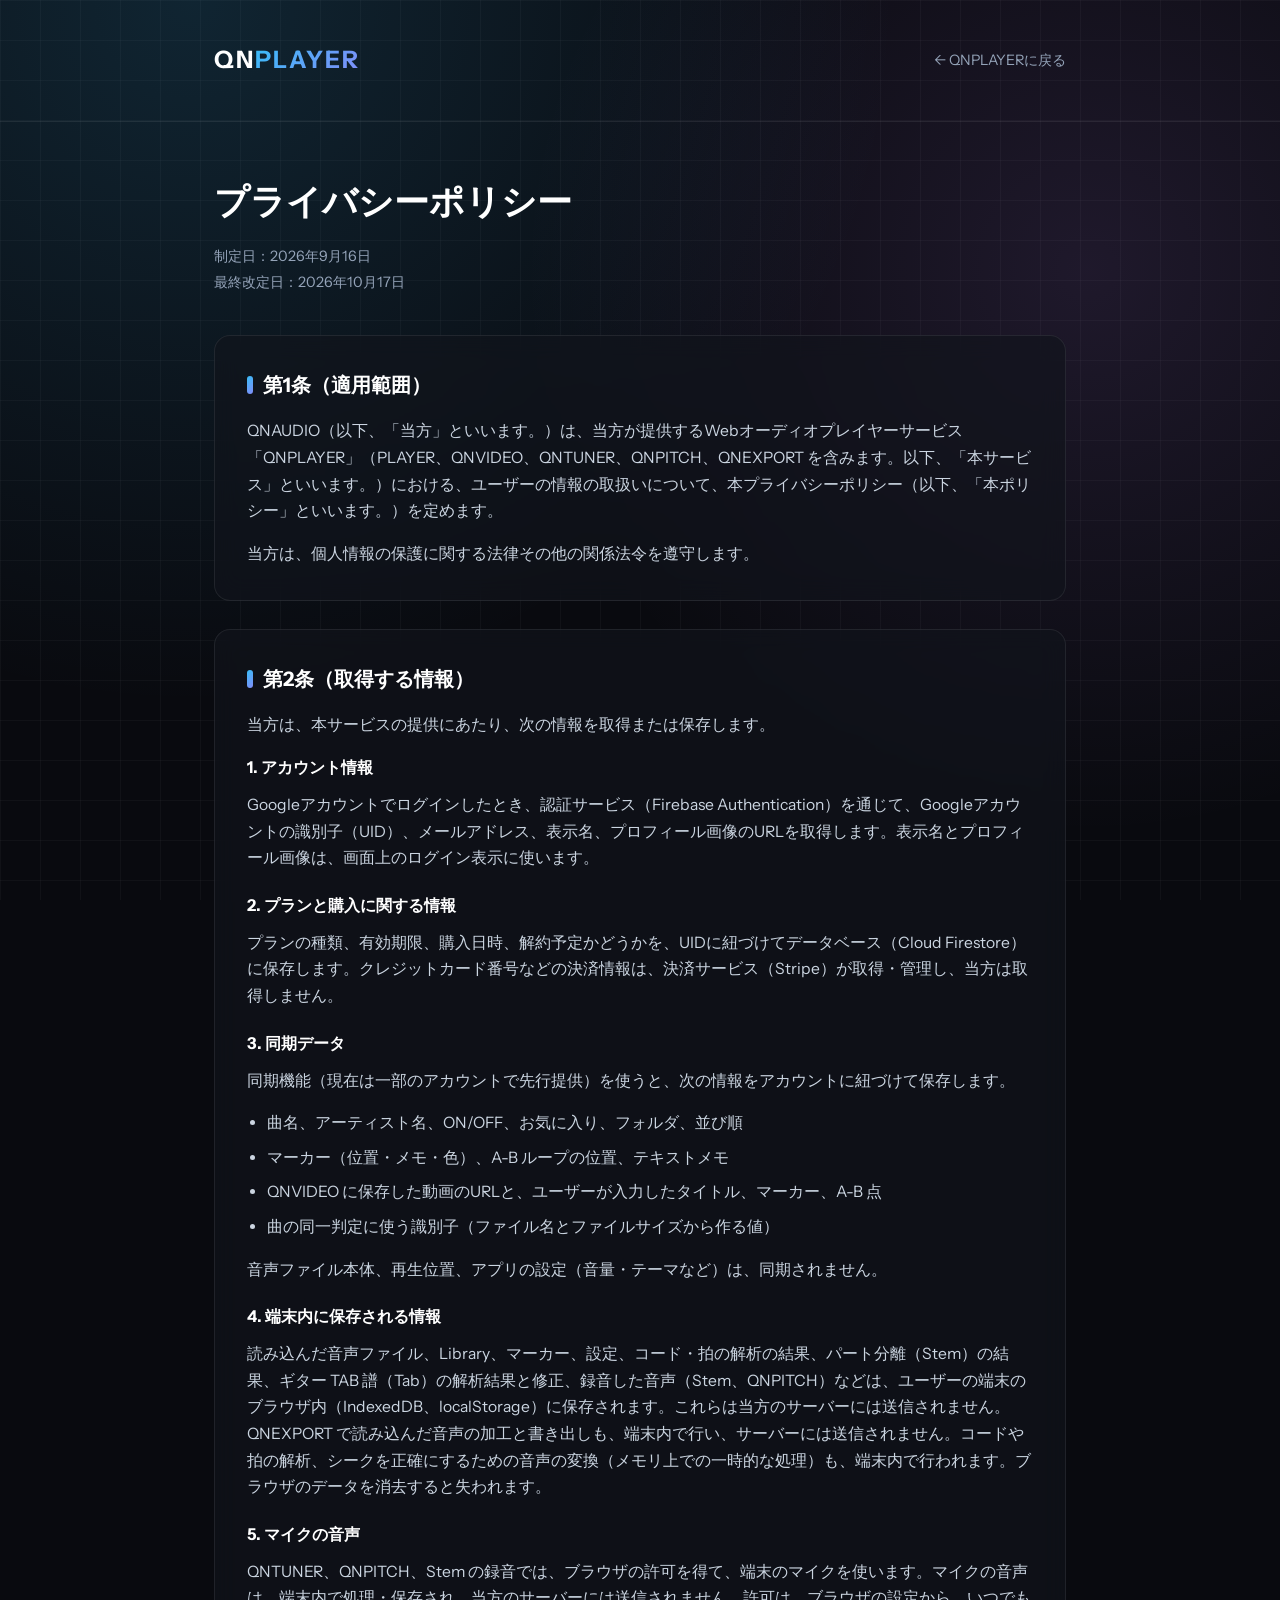
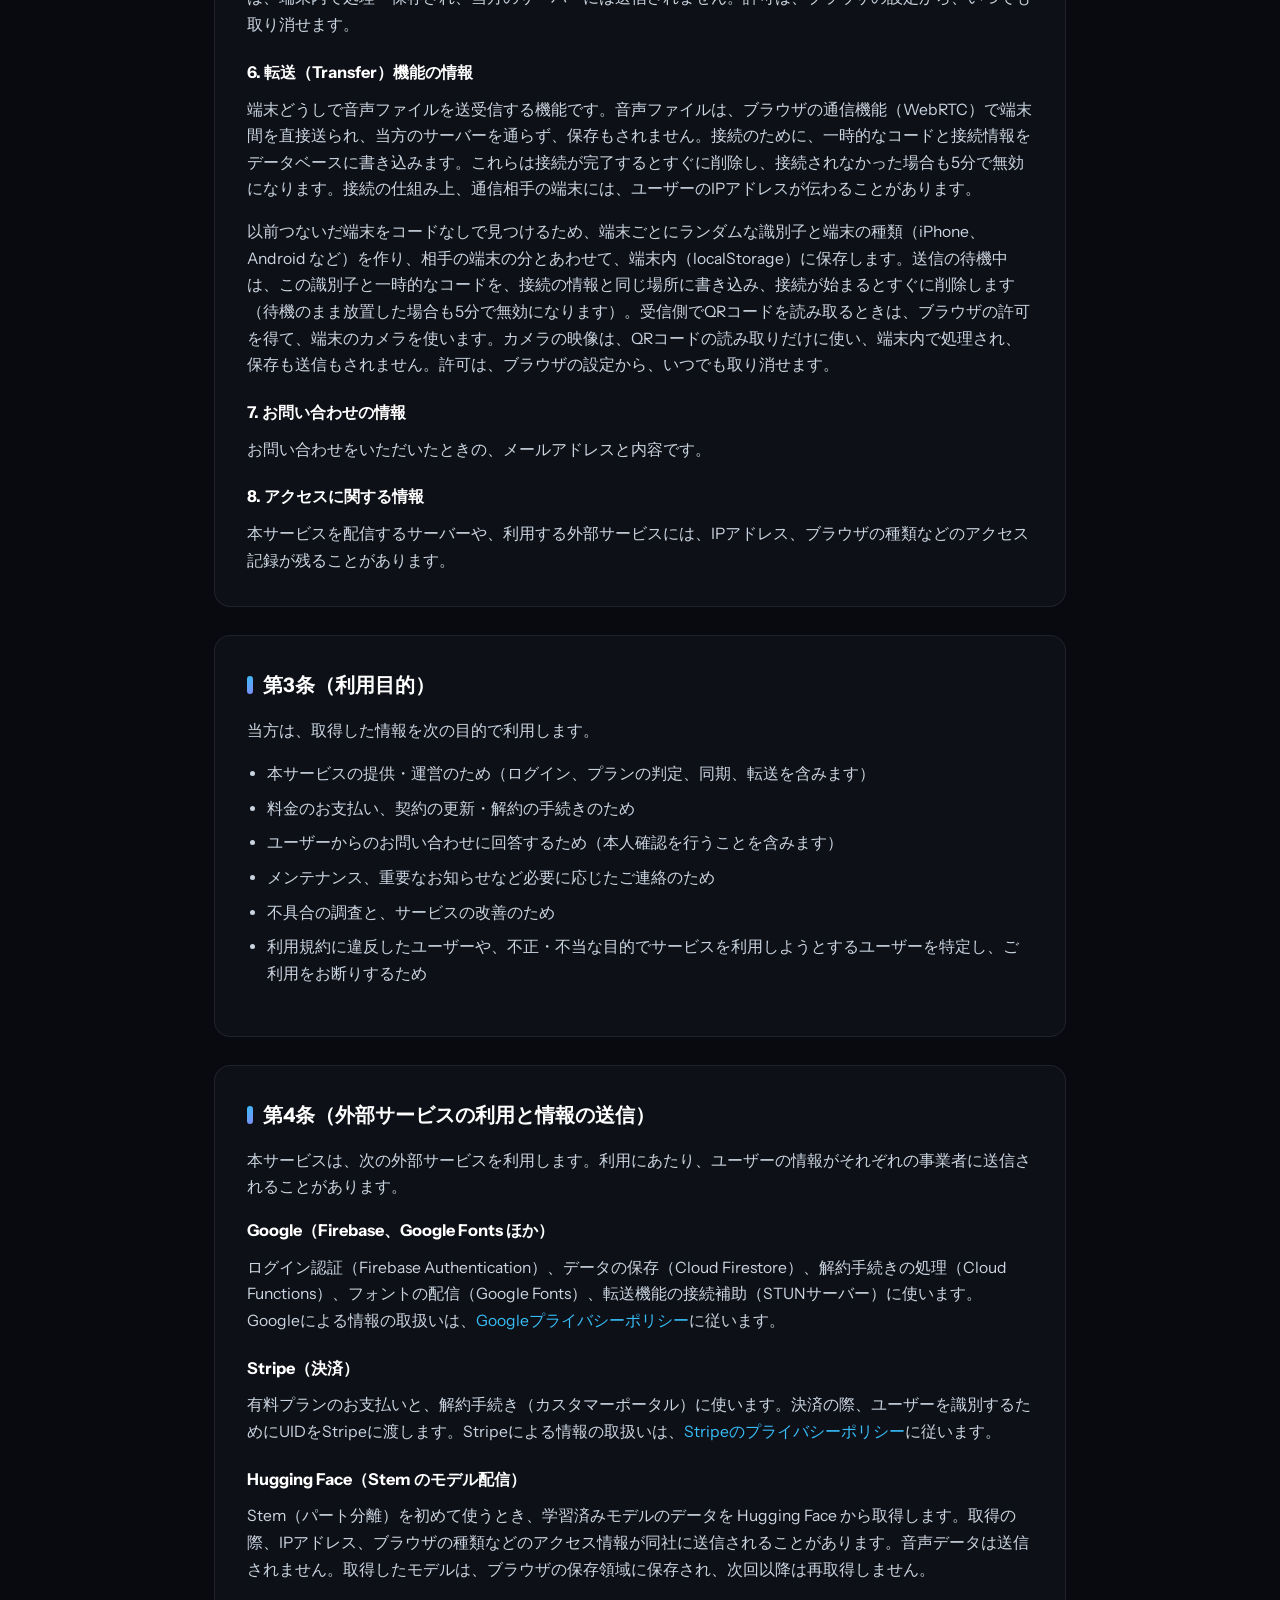
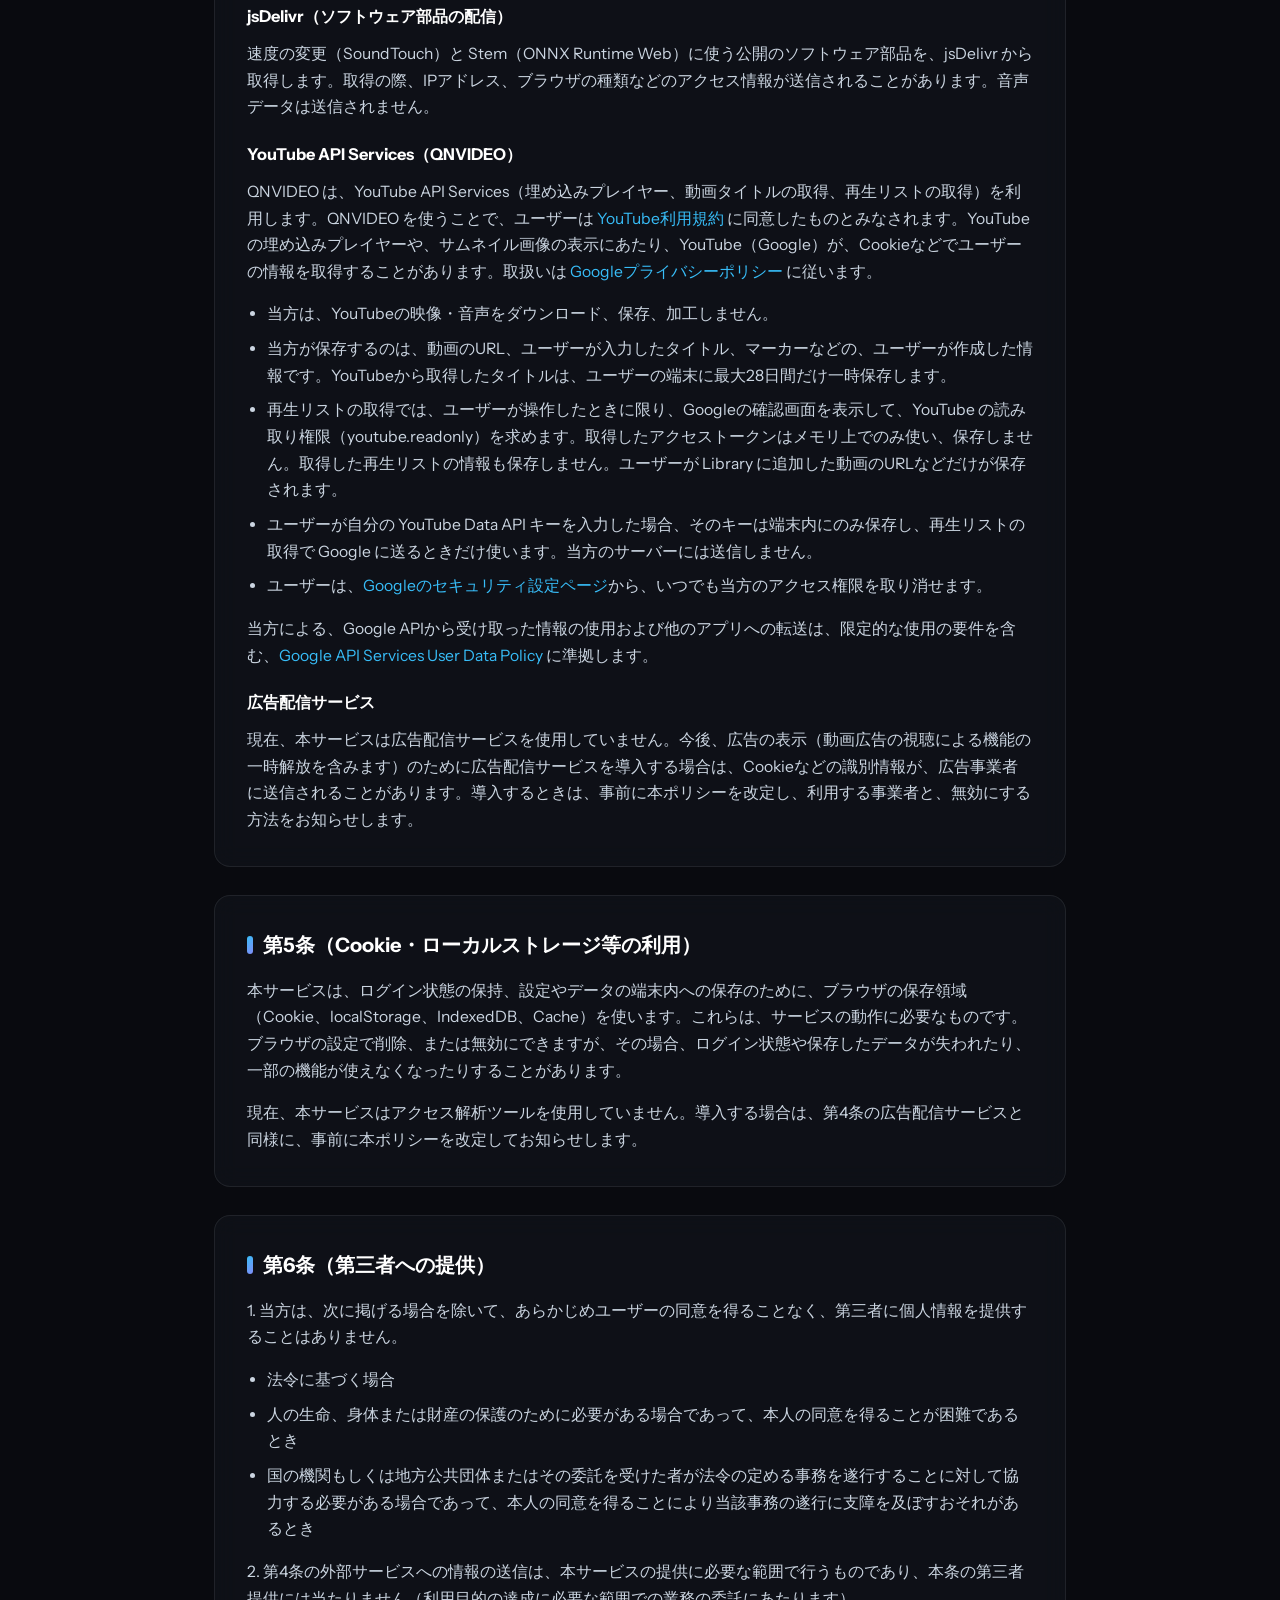
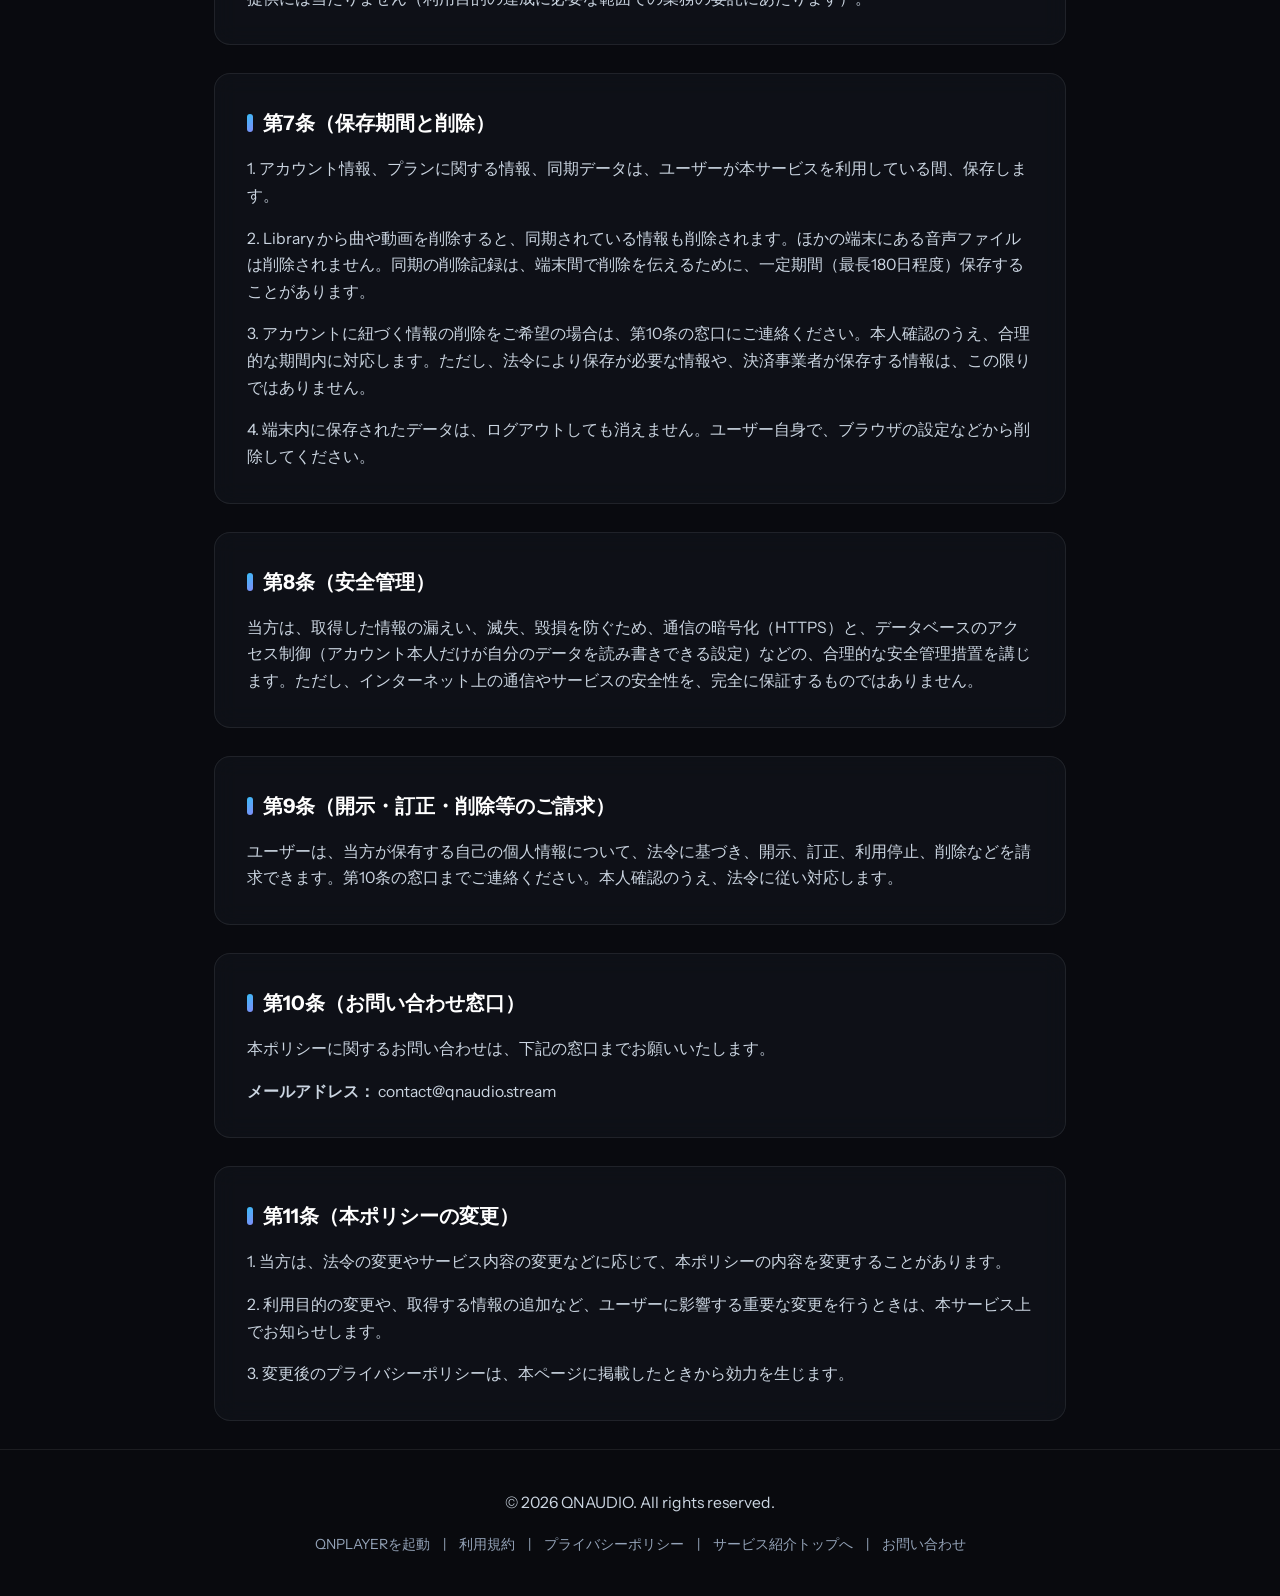
<file: privacy.html>
<!DOCTYPE html>
<html lang="ja">
<head>
    <meta charset="UTF-8">
    <meta name="viewport" content="width=device-width, initial-scale=1.0">
    <title>プライバシーポリシー - QNPLAYER</title>
    <meta name="description" content="QNPLAYERのプライバシーポリシーです。取得する情報、利用目的、外部サービスの利用、保存期間などについて定めています。">
    
    <!-- Instrument Sans -->
    <link rel="preconnect" href="https://fonts.googleapis.com">
    <link rel="preconnect" href="https://fonts.gstatic.com" crossorigin>
    <link href="https://fonts.googleapis.com/css2?family=Instrument+Sans:ital,wght@0,400..700;1,400..700&display=swap" rel="stylesheet">

    <!-- Favicon / App Icons -->
    <link rel="apple-touch-icon" sizes="180x180" href="/favicon/apple-touch-icon.png">
    <link rel="icon" type="image/png" sizes="32x32" href="/favicon/favicon-32x32.png">
    <link rel="icon" type="image/png" sizes="16x16" href="/favicon/favicon-16x16.png">
    <link rel="shortcut icon" href="/favicon/favicon.ico">

  <style>
    :root {
      --accent-primary: #38bdf8;
      --accent-secondary: #818cf8;
      --accent-tertiary: #c084fc;
      --font-body: 'Instrument Sans', -apple-system, BlinkMacSystemFont, "Segoe UI", Roboto, "Helvetica Neue", "Hiragino Kaku Gothic ProN", "メイリオ", sans-serif;
      --bg-main: #090a0f;
      --card-bg: rgba(18, 20, 29, 0.65);
      --text-main: #f0f0f3;
      --text-muted: #94a3b8;
      --border-color: rgba(255, 255, 255, 0.08);
    }

    * {
      box-sizing: border-box;
      margin: 0;
      padding: 0;
    }

    body {
      background-color: var(--bg-main);
      background-image: 
        radial-gradient(circle at 15% 0%, color-mix(in srgb, var(--accent-primary) 15%, transparent), transparent 50%),
        radial-gradient(circle at 85% 30%, color-mix(in srgb, var(--accent-tertiary) 12%, transparent), transparent 45%),
        linear-gradient(rgba(255, 255, 255, 0.03) 1px, transparent 1px),
        linear-gradient(90deg, rgba(255, 255, 255, 0.03) 1px, transparent 1px);
      background-size: 100% 100%, 100% 100%, 40px 40px, 40px 40px;
      background-attachment: fixed;
      color: var(--text-main);
      font-family: var(--font-body);
      line-height: 1.7;
      -webkit-font-smoothing: antialiased;
    }

    a {
      color: var(--accent-primary);
      text-decoration: none;
    }

    a:hover {
      text-decoration: underline;
    }

    .container {
      max-width: 900px;
      margin: 0 auto;
      padding: 0 24px;
    }

    header {
      padding: 40px 0;
      border-bottom: 1px solid var(--border-color);
      margin-bottom: 50px;
    }

    .header-content {
      display: flex;
      justify-content: space-between;
      align-items: center;
    }

    .logo {
      font-size: 1.5rem;
      font-weight: 900;
      letter-spacing: 2px;
      color: #ffffff;
    }

    .logo span {
      background: linear-gradient(135deg, var(--accent-primary) 0%, var(--accent-secondary) 100%);
      -webkit-background-clip: text;
      -webkit-text-fill-color: transparent;
    }

    .back-link {
      font-size: 0.9rem;
      color: var(--text-muted);
    }

    .back-link:hover {
      color: var(--accent-primary);
    }

    main {
      padding-bottom: 80px;
    }

    h1 {
      font-size: 2.2rem;
      margin-bottom: 12px;
      font-weight: 800;
      color: #ffffff;
    }

    .effective-date {
      font-size: 0.9rem;
      color: var(--text-muted);
      margin-bottom: 40px;
    }

    section {
      background: var(--card-bg);
      border: 1px solid var(--border-color);
      border-radius: 16px;
      padding: 32px;
      margin-bottom: 28px;
      backdrop-filter: blur(12px);
    }

    h2 {
      font-size: 1.25rem;
      color: #ffffff;
      margin-bottom: 16px;
      font-weight: 700;
      display: flex;
      align-items: center;
      gap: 10px;
    }

    h2::before {
      content: '';
      display: inline-block;
      width: 6px;
      height: 18px;
      background: linear-gradient(135deg, var(--accent-primary) 0%, var(--accent-secondary) 100%);
      border-radius: 3px;
    }

    p {
      margin-bottom: 16px;
      color: #cbd5e1;
      font-size: 0.98rem;
    }

    p:last-child {
      margin-bottom: 0;
    }

    ul {
      margin: 12px 0 16px 20px;
      color: #cbd5e1;
      font-size: 0.98rem;
    }

    li {
      margin-bottom: 8px;
    }

    footer {
      padding: 40px 0;
      text-align: center;
      color: var(--text-muted);
      border-top: 1px solid var(--border-color);
      font-size: 0.875rem;
      background: rgba(9, 10, 15, 0.9);
    }

    .footer-links {
      margin-top: 10px;
    }

    .footer-links a {
      color: var(--text-muted);
      margin: 0 10px;
    }

    .footer-links a:hover {
      color: var(--accent-primary);
    }

    .effective-date { line-height: 1.8; }
    h3 { font-size: 1.02rem; color: #ffffff; margin: 20px 0 10px; font-weight: 700; }
    h3:first-of-type { margin-top: 4px; }
    ol { margin: 12px 0 16px 22px; color: #cbd5e1; font-size: 0.98rem; }
    .note { border-left: 3px solid var(--accent-primary); padding: 4px 0 4px 14px; margin: 16px 0; color: #cbd5e1; font-size: 0.93rem; }
    @media (max-width: 600px) {
      section { padding: 22px 18px; }
      h1 { font-size: 1.7rem; }
      .header-content { flex-direction: column; align-items: flex-start; gap: 12px; }
    }
  </style>
<script async src="https://pagead2.googlesyndication.com/pagead/js/adsbygoogle.js?client=ca-pub-2741844895313533"
     crossorigin="anonymous"></script>
</head>
<body>

  <header>
    <div class="container header-content">
      <a href="https://player.qnaudio.stream/" class="logo">QN<span>PLAYER</span></a>
      <a href="https://player.qnaudio.stream/" class="back-link">&larr; QNPLAYERに戻る</a>
    </div>
  </header>

  <main class="container">
    <h1>プライバシーポリシー</h1>
    <div class="effective-date">制定日：2026年9月16日<br>最終改定日：2026年10月17日</div>

    <section>
      <h2>第1条（適用範囲）</h2>
      <p>QNAUDIO（以下、「当方」といいます。）は、当方が提供するWebオーディオプレイヤーサービス「QNPLAYER」（PLAYER、QNVIDEO、QNTUNER、QNPITCH、QNEXPORT を含みます。以下、「本サービス」といいます。）における、ユーザーの情報の取扱いについて、本プライバシーポリシー（以下、「本ポリシー」といいます。）を定めます。</p>
      <p>当方は、個人情報の保護に関する法律その他の関係法令を遵守します。</p>
    </section>

    <section>
      <h2>第2条（取得する情報）</h2>
      <p>当方は、本サービスの提供にあたり、次の情報を取得または保存します。</p>
      <h3>1. アカウント情報</h3>
      <p>Googleアカウントでログインしたとき、認証サービス（Firebase Authentication）を通じて、Googleアカウントの識別子（UID）、メールアドレス、表示名、プロフィール画像のURLを取得します。表示名とプロフィール画像は、画面上のログイン表示に使います。</p>
      <h3>2. プランと購入に関する情報</h3>
      <p>プランの種類、有効期限、購入日時、解約予定かどうかを、UIDに紐づけてデータベース（Cloud Firestore）に保存します。クレジットカード番号などの決済情報は、決済サービス（Stripe）が取得・管理し、当方は取得しません。</p>
      <h3>3. 同期データ</h3>
      <p>同期機能（現在は一部のアカウントで先行提供）を使うと、次の情報をアカウントに紐づけて保存します。</p>
      <ul>
        <li>曲名、アーティスト名、ON/OFF、お気に入り、フォルダ、並び順</li>
        <li>マーカー（位置・メモ・色）、A-B ループの位置、テキストメモ</li>
        <li>QNVIDEO に保存した動画のURLと、ユーザーが入力したタイトル、マーカー、A-B 点</li>
        <li>曲の同一判定に使う識別子（ファイル名とファイルサイズから作る値）</li>
      </ul>
      <p>音声ファイル本体、再生位置、アプリの設定（音量・テーマなど）は、同期されません。</p>
      <h3>4. 端末内に保存される情報</h3>
      <p>読み込んだ音声ファイル、Library、マーカー、設定、コード・拍の解析の結果、パート分離（Stem）の結果、ギター TAB 譜（Tab）の解析結果と修正、録音した音声（Stem、QNPITCH）などは、ユーザーの端末のブラウザ内（IndexedDB、localStorage）に保存されます。これらは当方のサーバーには送信されません。QNEXPORT で読み込んだ音声の加工と書き出しも、端末内で行い、サーバーには送信されません。コードや拍の解析、シークを正確にするための音声の変換（メモリ上での一時的な処理）も、端末内で行われます。ブラウザのデータを消去すると失われます。</p>
      <h3>5. マイクの音声</h3>
      <p>QNTUNER、QNPITCH、Stem の録音では、ブラウザの許可を得て、端末のマイクを使います。マイクの音声は、端末内で処理・保存され、当方のサーバーには送信されません。許可は、ブラウザの設定から、いつでも取り消せます。</p>
      <h3>6. 転送（Transfer）機能の情報</h3>
      <p>端末どうしで音声ファイルを送受信する機能です。音声ファイルは、ブラウザの通信機能（WebRTC）で端末間を直接送られ、当方のサーバーを通らず、保存もされません。接続のために、一時的なコードと接続情報をデータベースに書き込みます。これらは接続が完了するとすぐに削除し、接続されなかった場合も5分で無効になります。接続の仕組み上、通信相手の端末には、ユーザーのIPアドレスが伝わることがあります。</p>
      <p>以前つないだ端末をコードなしで見つけるため、端末ごとにランダムな識別子と端末の種類（iPhone、Android など）を作り、相手の端末の分とあわせて、端末内（localStorage）に保存します。送信の待機中は、この識別子と一時的なコードを、接続の情報と同じ場所に書き込み、接続が始まるとすぐに削除します（待機のまま放置した場合も5分で無効になります）。受信側でQRコードを読み取るときは、ブラウザの許可を得て、端末のカメラを使います。カメラの映像は、QRコードの読み取りだけに使い、端末内で処理され、保存も送信もされません。許可は、ブラウザの設定から、いつでも取り消せます。</p>
      <h3>7. お問い合わせの情報</h3>
      <p>お問い合わせをいただいたときの、メールアドレスと内容です。</p>
      <h3>8. アクセスに関する情報</h3>
      <p>本サービスを配信するサーバーや、利用する外部サービスには、IPアドレス、ブラウザの種類などのアクセス記録が残ることがあります。</p>
    </section>

    <section>
      <h2>第3条（利用目的）</h2>
      <p>当方は、取得した情報を次の目的で利用します。</p>
      <ul>
        <li>本サービスの提供・運営のため（ログイン、プランの判定、同期、転送を含みます）</li>
        <li>料金のお支払い、契約の更新・解約の手続きのため</li>
        <li>ユーザーからのお問い合わせに回答するため（本人確認を行うことを含みます）</li>
        <li>メンテナンス、重要なお知らせなど必要に応じたご連絡のため</li>
        <li>不具合の調査と、サービスの改善のため</li>
        <li>利用規約に違反したユーザーや、不正・不当な目的でサービスを利用しようとするユーザーを特定し、ご利用をお断りするため</li>
      </ul>
    </section>

    <section>
      <h2>第4条（外部サービスの利用と情報の送信）</h2>
      <p>本サービスは、次の外部サービスを利用します。利用にあたり、ユーザーの情報がそれぞれの事業者に送信されることがあります。</p>
      <h3>Google（Firebase、Google Fonts ほか）</h3>
      <p>ログイン認証（Firebase Authentication）、データの保存（Cloud Firestore）、解約手続きの処理（Cloud Functions）、フォントの配信（Google Fonts）、転送機能の接続補助（STUNサーバー）に使います。Googleによる情報の取扱いは、<a href="https://policies.google.com/privacy" target="_blank" rel="noopener noreferrer">Googleプライバシーポリシー</a>に従います。</p>
      <h3>Stripe（決済）</h3>
      <p>有料プランのお支払いと、解約手続き（カスタマーポータル）に使います。決済の際、ユーザーを識別するためにUIDをStripeに渡します。Stripeによる情報の取扱いは、<a href="https://stripe.com/jp/privacy" target="_blank" rel="noopener noreferrer">Stripeのプライバシーポリシー</a>に従います。</p>
      <h3>Hugging Face（Stem のモデル配信）</h3>
      <p>Stem（パート分離）を初めて使うとき、学習済みモデルのデータを Hugging Face から取得します。取得の際、IPアドレス、ブラウザの種類などのアクセス情報が同社に送信されることがあります。音声データは送信されません。取得したモデルは、ブラウザの保存領域に保存され、次回以降は再取得しません。</p>
      <h3>jsDelivr（ソフトウェア部品の配信）</h3>
      <p>速度の変更（SoundTouch）と Stem（ONNX Runtime Web）に使う公開のソフトウェア部品を、jsDelivr から取得します。取得の際、IPアドレス、ブラウザの種類などのアクセス情報が送信されることがあります。音声データは送信されません。</p>
      <h3>YouTube API Services（QNVIDEO）</h3>
      <p>QNVIDEO は、YouTube API Services（埋め込みプレイヤー、動画タイトルの取得、再生リストの取得）を利用します。QNVIDEO を使うことで、ユーザーは <a href="https://www.youtube.com/t/terms" target="_blank" rel="noopener noreferrer">YouTube利用規約</a> に同意したものとみなされます。YouTubeの埋め込みプレイヤーや、サムネイル画像の表示にあたり、YouTube（Google）が、Cookieなどでユーザーの情報を取得することがあります。取扱いは <a href="https://policies.google.com/privacy" target="_blank" rel="noopener noreferrer">Googleプライバシーポリシー</a> に従います。</p>
      <ul>
        <li>当方は、YouTubeの映像・音声をダウンロード、保存、加工しません。</li>
        <li>当方が保存するのは、動画のURL、ユーザーが入力したタイトル、マーカーなどの、ユーザーが作成した情報です。YouTubeから取得したタイトルは、ユーザーの端末に最大28日間だけ一時保存します。</li>
        <li>再生リストの取得では、ユーザーが操作したときに限り、Googleの確認画面を表示して、YouTube の読み取り権限（youtube.readonly）を求めます。取得したアクセストークンはメモリ上でのみ使い、保存しません。取得した再生リストの情報も保存しません。ユーザーが Library に追加した動画のURLなどだけが保存されます。</li>
        <li>ユーザーが自分の YouTube Data API キーを入力した場合、そのキーは端末内にのみ保存し、再生リストの取得で Google に送るときだけ使います。当方のサーバーには送信しません。</li>
        <li>ユーザーは、<a href="https://security.google.com/settings/security/permissions" target="_blank" rel="noopener noreferrer">Googleのセキュリティ設定ページ</a>から、いつでも当方のアクセス権限を取り消せます。</li>
      </ul>
      <p>当方による、Google APIから受け取った情報の使用および他のアプリへの転送は、限定的な使用の要件を含む、<a href="https://developers.google.com/terms/api-services-user-data-policy" target="_blank" rel="noopener noreferrer">Google API Services User Data Policy</a> に準拠します。</p>
      <h3>広告配信サービス</h3>
      <p>現在、本サービスは広告配信サービスを使用していません。今後、広告の表示（動画広告の視聴による機能の一時解放を含みます）のために広告配信サービスを導入する場合は、Cookieなどの識別情報が、広告事業者に送信されることがあります。導入するときは、事前に本ポリシーを改定し、利用する事業者と、無効にする方法をお知らせします。</p>
    </section>

    <section>
      <h2>第5条（Cookie・ローカルストレージ等の利用）</h2>
      <p>本サービスは、ログイン状態の保持、設定やデータの端末内への保存のために、ブラウザの保存領域（Cookie、localStorage、IndexedDB、Cache）を使います。これらは、サービスの動作に必要なものです。ブラウザの設定で削除、または無効にできますが、その場合、ログイン状態や保存したデータが失われたり、一部の機能が使えなくなったりすることがあります。</p>
      <p>現在、本サービスはアクセス解析ツールを使用していません。導入する場合は、第4条の広告配信サービスと同様に、事前に本ポリシーを改定してお知らせします。</p>
    </section>

    <section>
      <h2>第6条（第三者への提供）</h2>
      <p>1. 当方は、次に掲げる場合を除いて、あらかじめユーザーの同意を得ることなく、第三者に個人情報を提供することはありません。</p>
      <ul>
        <li>法令に基づく場合</li>
        <li>人の生命、身体または財産の保護のために必要がある場合であって、本人の同意を得ることが困難であるとき</li>
        <li>国の機関もしくは地方公共団体またはその委託を受けた者が法令の定める事務を遂行することに対して協力する必要がある場合であって、本人の同意を得ることにより当該事務の遂行に支障を及ぼすおそれがあるとき</li>
      </ul>
      <p>2. 第4条の外部サービスへの情報の送信は、本サービスの提供に必要な範囲で行うものであり、本条の第三者提供には当たりません（利用目的の達成に必要な範囲での業務の委託にあたります）。</p>
    </section>

    <section>
      <h2>第7条（保存期間と削除）</h2>
      <p>1. アカウント情報、プランに関する情報、同期データは、ユーザーが本サービスを利用している間、保存します。</p>
      <p>2. Library から曲や動画を削除すると、同期されている情報も削除されます。ほかの端末にある音声ファイルは削除されません。同期の削除記録は、端末間で削除を伝えるために、一定期間（最長180日程度）保存することがあります。</p>
      <p>3. アカウントに紐づく情報の削除をご希望の場合は、第10条の窓口にご連絡ください。本人確認のうえ、合理的な期間内に対応します。ただし、法令により保存が必要な情報や、決済事業者が保存する情報は、この限りではありません。</p>
      <p>4. 端末内に保存されたデータは、ログアウトしても消えません。ユーザー自身で、ブラウザの設定などから削除してください。</p>
    </section>

    <section>
      <h2>第8条（安全管理）</h2>
      <p>当方は、取得した情報の漏えい、滅失、毀損を防ぐため、通信の暗号化（HTTPS）と、データベースのアクセス制御（アカウント本人だけが自分のデータを読み書きできる設定）などの、合理的な安全管理措置を講じます。ただし、インターネット上の通信やサービスの安全性を、完全に保証するものではありません。</p>
    </section>

    <section>
      <h2>第9条（開示・訂正・削除等のご請求）</h2>
      <p>ユーザーは、当方が保有する自己の個人情報について、法令に基づき、開示、訂正、利用停止、削除などを請求できます。第10条の窓口までご連絡ください。本人確認のうえ、法令に従い対応します。</p>
    </section>

    <section>
      <h2>第10条（お問い合わせ窓口）</h2>
      <p>本ポリシーに関するお問い合わせは、下記の窓口までお願いいたします。</p>
      <p><strong>メールアドレス：</strong> contact@qnaudio.stream</p>
    </section>

    <section>
      <h2>第11条（本ポリシーの変更）</h2>
      <p>1. 当方は、法令の変更やサービス内容の変更などに応じて、本ポリシーの内容を変更することがあります。</p>
      <p>2. 利用目的の変更や、取得する情報の追加など、ユーザーに影響する重要な変更を行うときは、本サービス上でお知らせします。</p>
      <p>3. 変更後のプライバシーポリシーは、本ページに掲載したときから効力を生じます。</p>
    </section>

  </main>

  <footer>
    <div class="container">
      <p>&copy; 2026 QNAUDIO. All rights reserved.</p>
      <div class="footer-links">
        <a href="https://player.qnaudio.stream/">QNPLAYERを起動</a> |
        <a href="terms.html">利用規約</a> |
        <a href="privacy.html">プライバシーポリシー</a> |
        <a href="https://qnaudio.stream/">サービス紹介トップへ</a> |
        <a href="mailto:contact@qnaudio.stream">お問い合わせ</a>
      </div>
    </div>
  </footer>

</body>
</html>
</file>
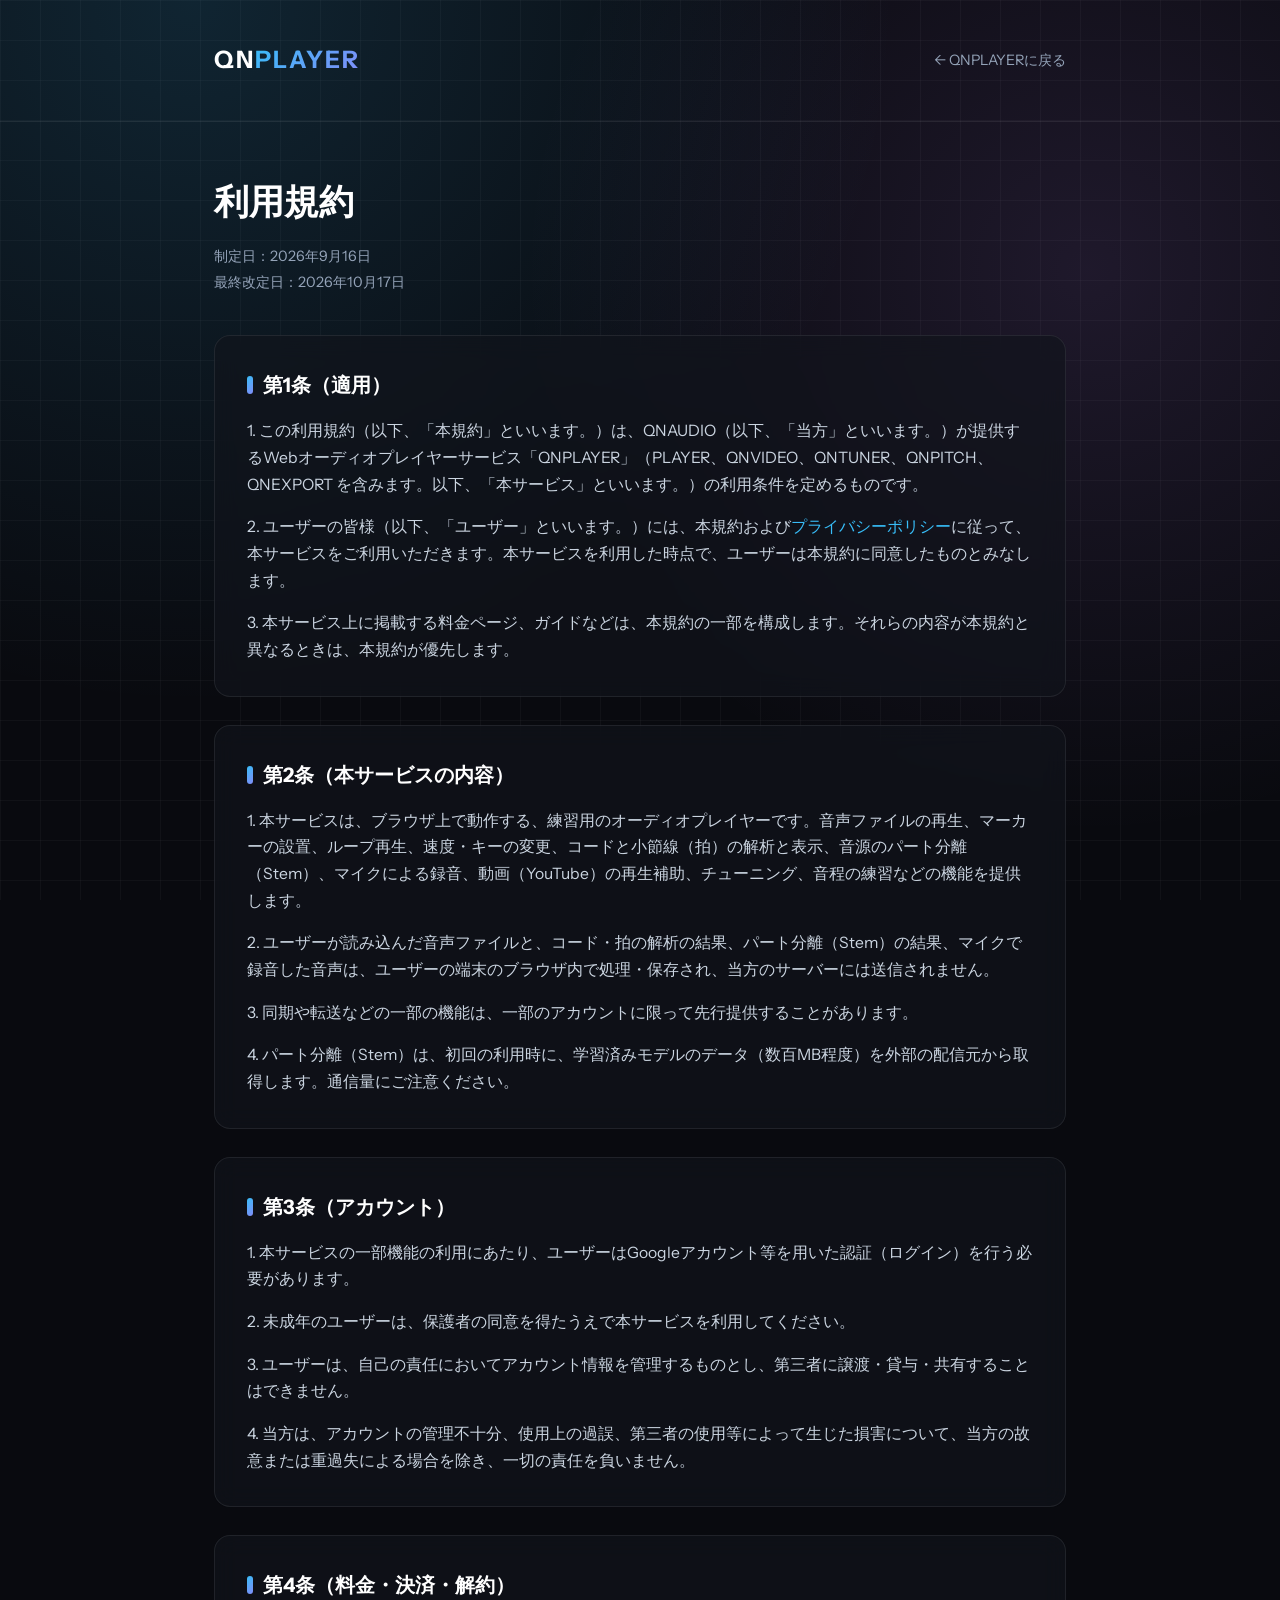
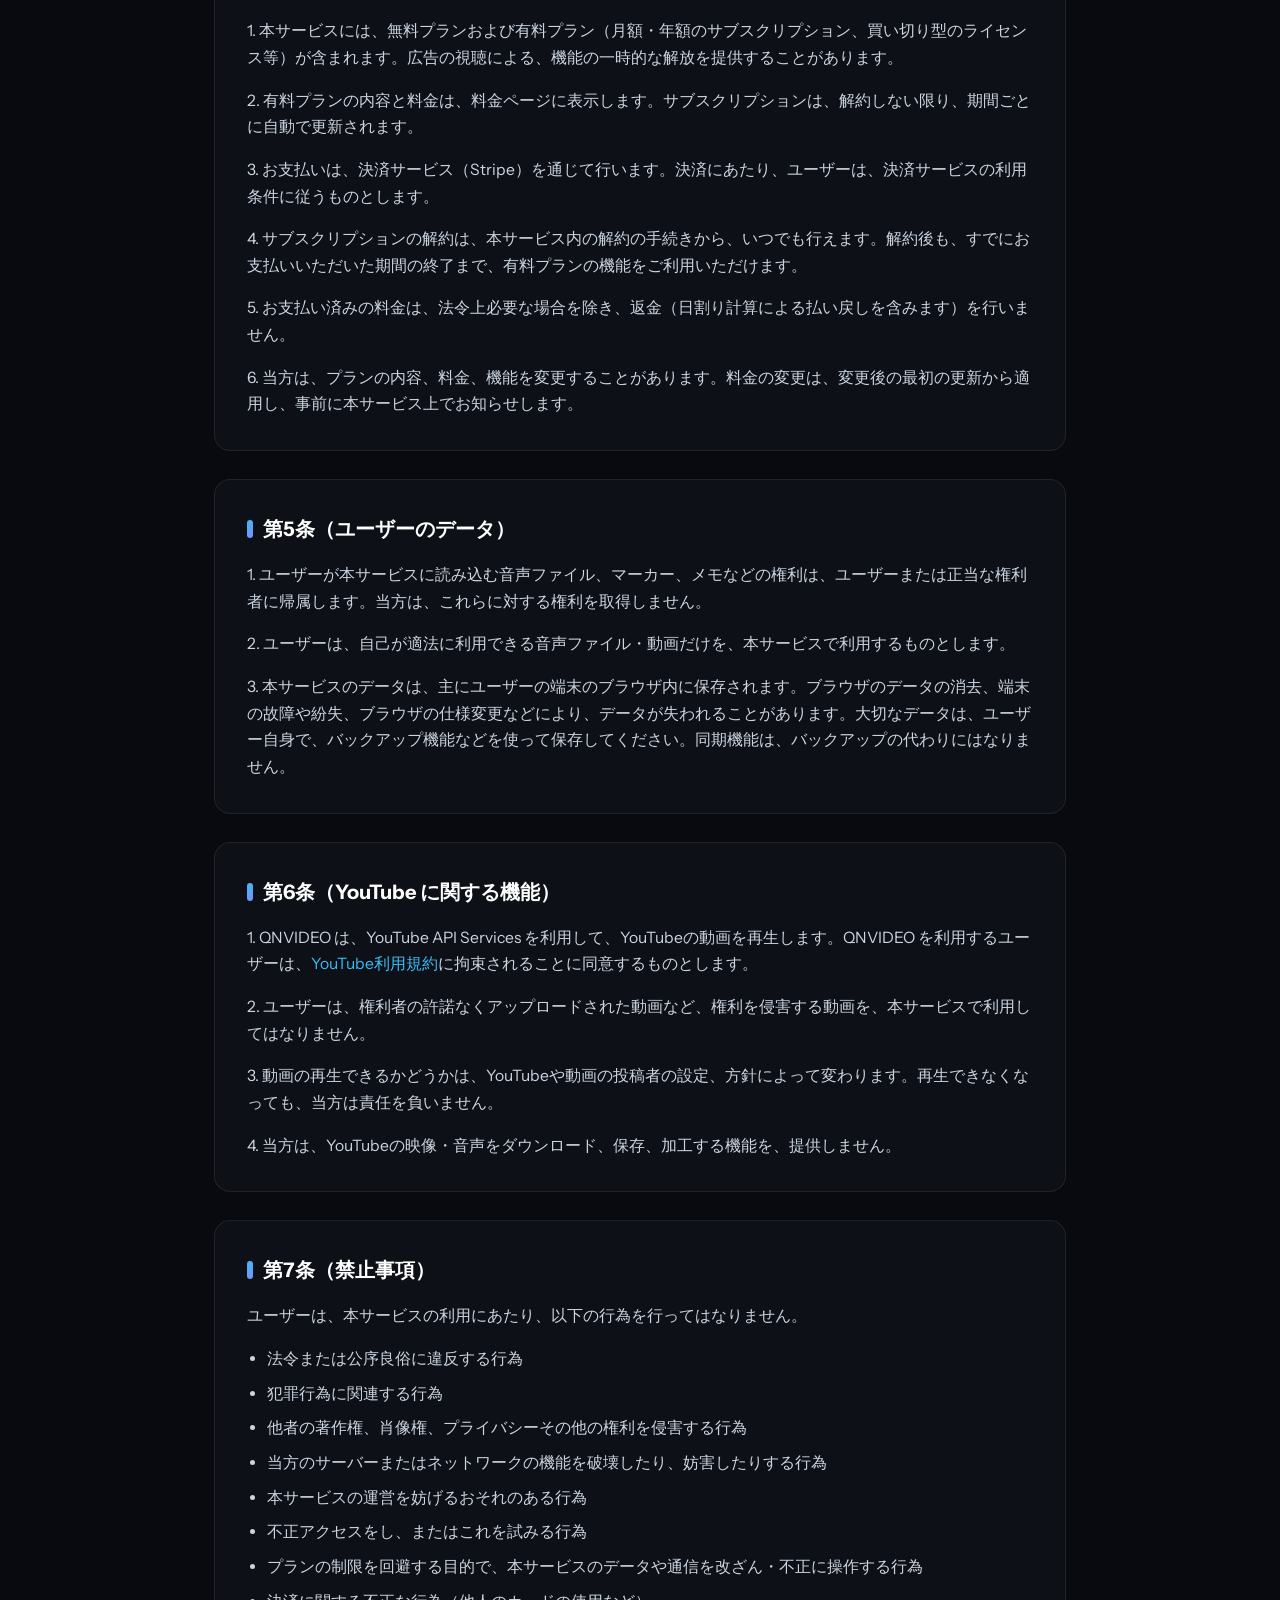
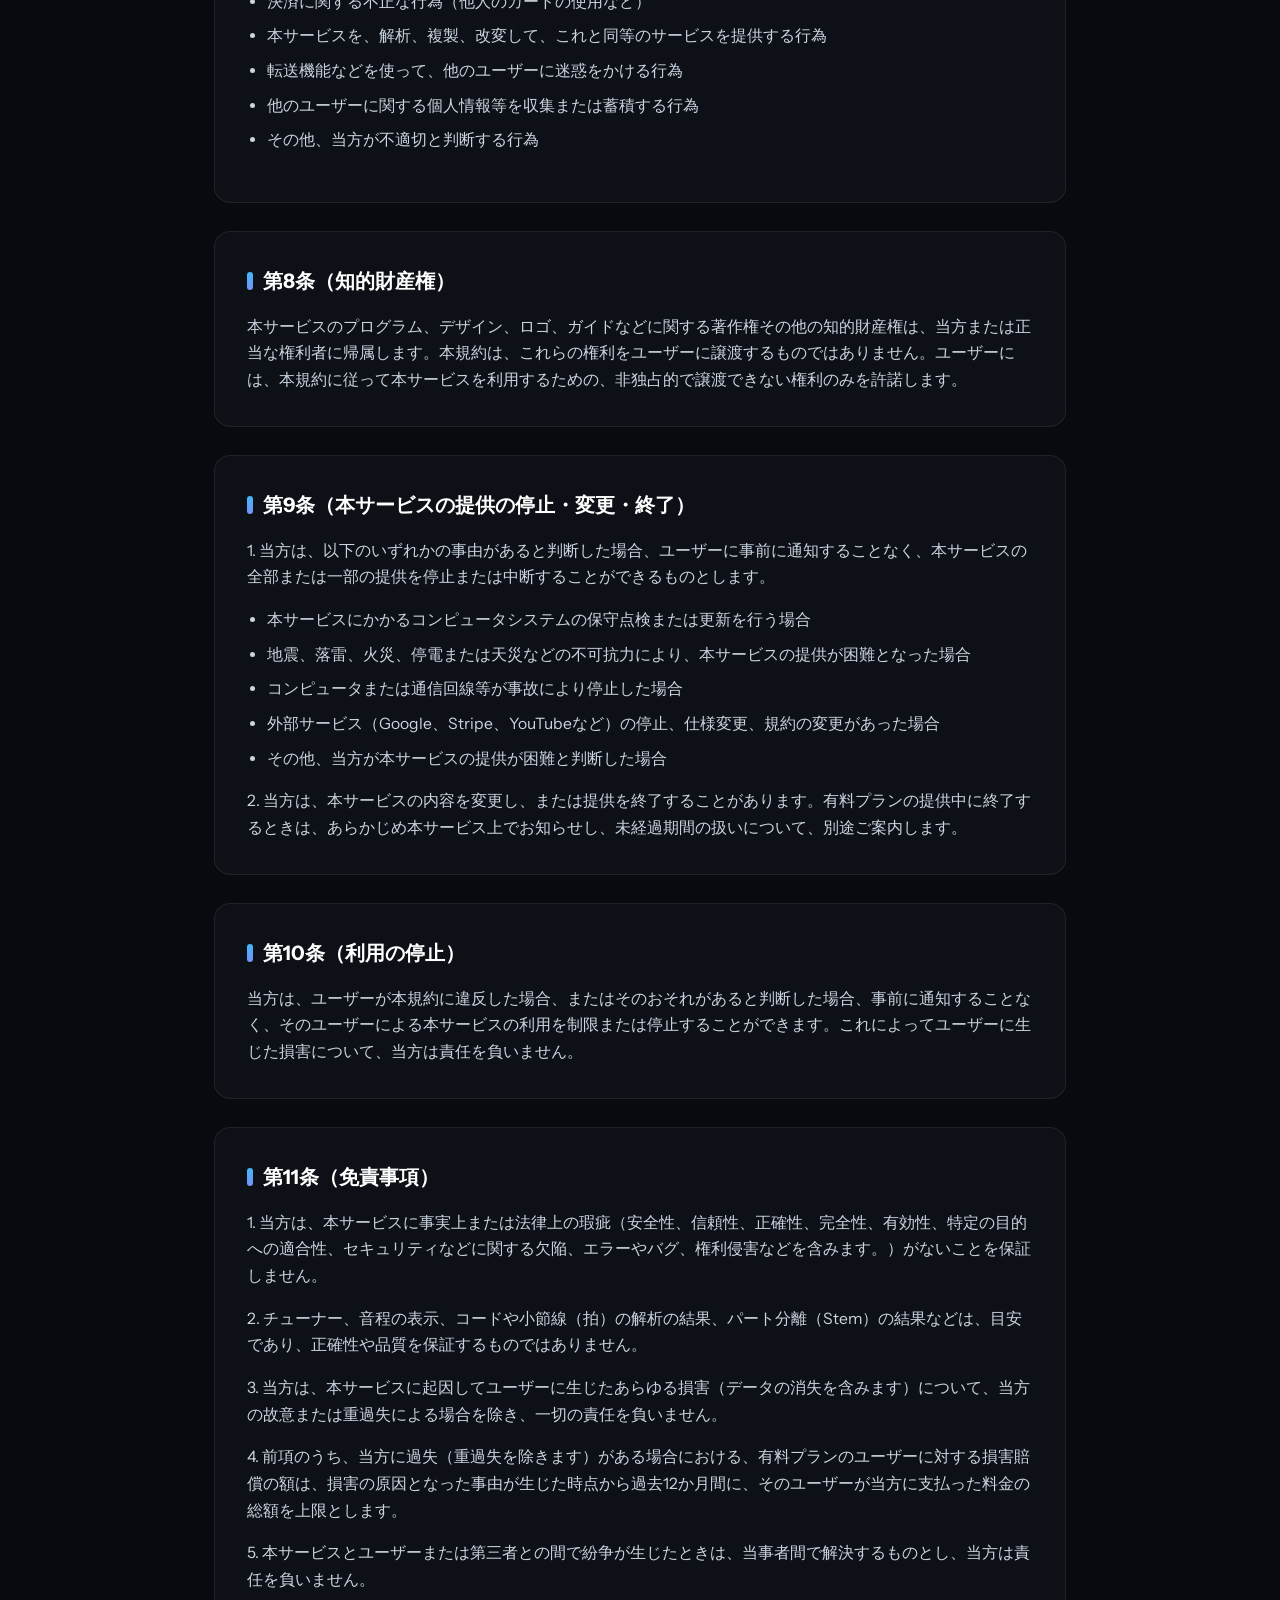
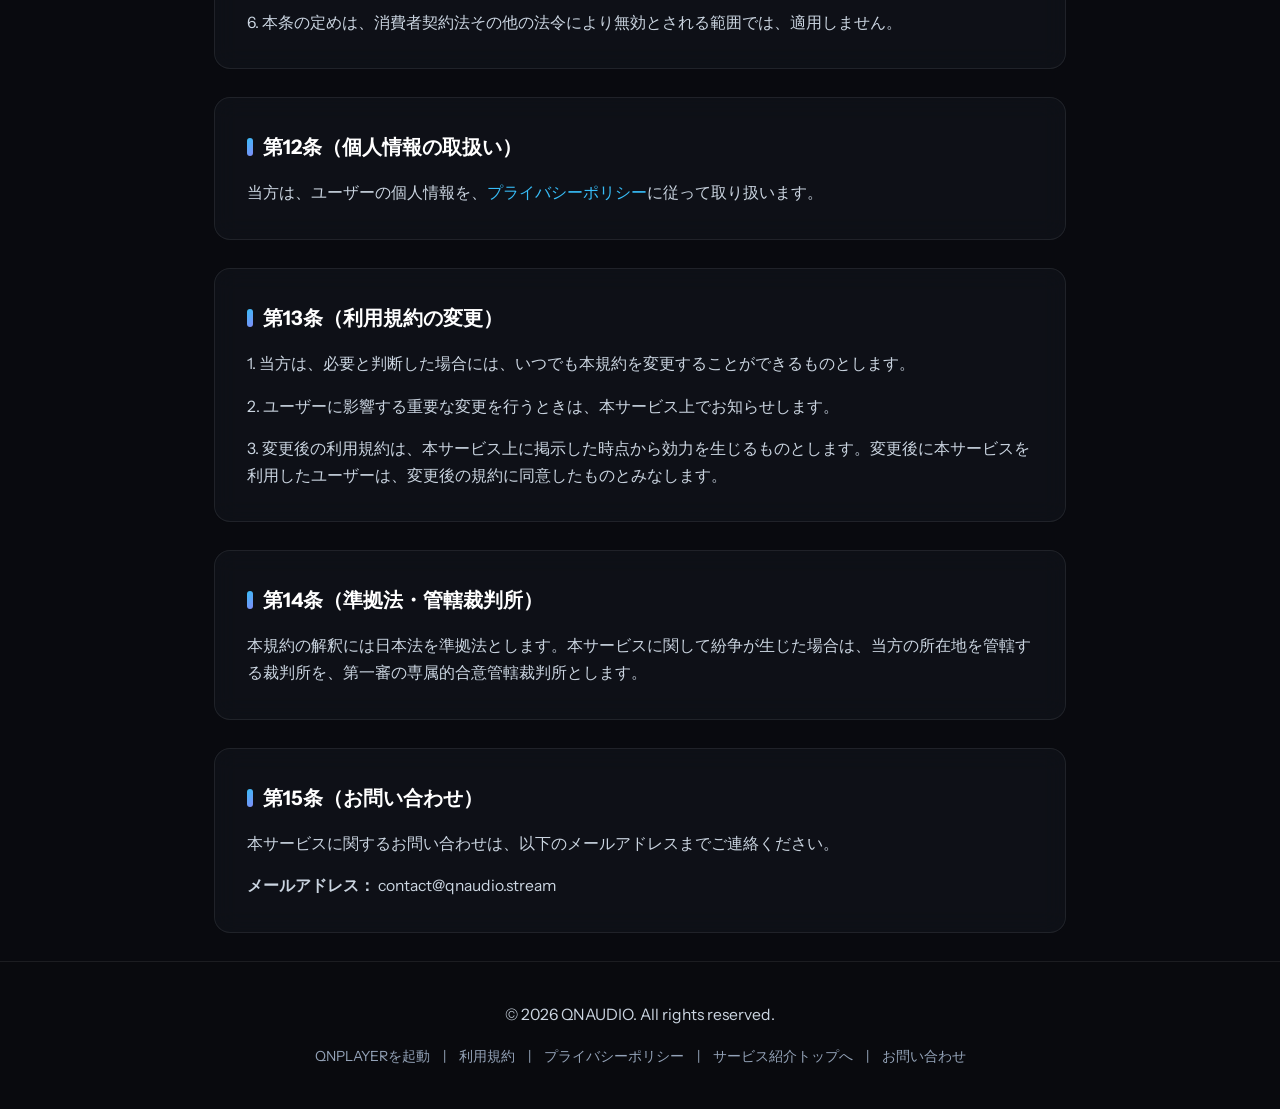
<file: terms.html>
<!DOCTYPE html>
<html lang="ja">
<head>
    <meta charset="UTF-8">
    <meta name="viewport" content="width=device-width, initial-scale=1.0">
    <title>利用規約 - QNPLAYER</title>
    <meta name="description" content="QNPLAYERの利用規約です。本サービスの利用条件、料金と解約、ユーザーのデータ、YouTubeに関する機能などについて定めています。">
    
    <!-- Instrument Sans -->
    <link rel="preconnect" href="https://fonts.googleapis.com">
    <link rel="preconnect" href="https://fonts.gstatic.com" crossorigin>
    <link href="https://fonts.googleapis.com/css2?family=Instrument+Sans:ital,wght@0,400..700;1,400..700&display=swap" rel="stylesheet">

    <!-- Favicon / App Icons -->
    <link rel="apple-touch-icon" sizes="180x180" href="/favicon/apple-touch-icon.png">
    <link rel="icon" type="image/png" sizes="32x32" href="/favicon/favicon-32x32.png">
    <link rel="icon" type="image/png" sizes="16x16" href="/favicon/favicon-16x16.png">
    <link rel="shortcut icon" href="/favicon/favicon.ico">

  <style>
    :root {
      --accent-primary: #38bdf8;
      --accent-secondary: #818cf8;
      --accent-tertiary: #c084fc;
      --font-body: 'Instrument Sans', -apple-system, BlinkMacSystemFont, "Segoe UI", Roboto, "Helvetica Neue", "Hiragino Kaku Gothic ProN", "メイリオ", sans-serif;
      --bg-main: #090a0f;
      --card-bg: rgba(18, 20, 29, 0.65);
      --text-main: #f0f0f3;
      --text-muted: #94a3b8;
      --border-color: rgba(255, 255, 255, 0.08);
    }

    * {
      box-sizing: border-box;
      margin: 0;
      padding: 0;
    }

    body {
      background-color: var(--bg-main);
      background-image: 
        radial-gradient(circle at 15% 0%, color-mix(in srgb, var(--accent-primary) 15%, transparent), transparent 50%),
        radial-gradient(circle at 85% 30%, color-mix(in srgb, var(--accent-tertiary) 12%, transparent), transparent 45%),
        linear-gradient(rgba(255, 255, 255, 0.03) 1px, transparent 1px),
        linear-gradient(90deg, rgba(255, 255, 255, 0.03) 1px, transparent 1px);
      background-size: 100% 100%, 100% 100%, 40px 40px, 40px 40px;
      background-attachment: fixed;
      color: var(--text-main);
      font-family: var(--font-body);
      line-height: 1.7;
      -webkit-font-smoothing: antialiased;
    }

    a {
      color: var(--accent-primary);
      text-decoration: none;
    }

    a:hover {
      text-decoration: underline;
    }

    .container {
      max-width: 900px;
      margin: 0 auto;
      padding: 0 24px;
    }

    header {
      padding: 40px 0;
      border-bottom: 1px solid var(--border-color);
      margin-bottom: 50px;
    }

    .header-content {
      display: flex;
      justify-content: space-between;
      align-items: center;
    }

    .logo {
      font-size: 1.5rem;
      font-weight: 900;
      letter-spacing: 2px;
      color: #ffffff;
    }

    .logo span {
      background: linear-gradient(135deg, var(--accent-primary) 0%, var(--accent-secondary) 100%);
      -webkit-background-clip: text;
      -webkit-text-fill-color: transparent;
    }

    .back-link {
      font-size: 0.9rem;
      color: var(--text-muted);
    }

    .back-link:hover {
      color: var(--accent-primary);
    }

    main {
      padding-bottom: 80px;
    }

    h1 {
      font-size: 2.2rem;
      margin-bottom: 12px;
      font-weight: 800;
      color: #ffffff;
    }

    .effective-date {
      font-size: 0.9rem;
      color: var(--text-muted);
      margin-bottom: 40px;
    }

    section {
      background: var(--card-bg);
      border: 1px solid var(--border-color);
      border-radius: 16px;
      padding: 32px;
      margin-bottom: 28px;
      backdrop-filter: blur(12px);
    }

    h2 {
      font-size: 1.25rem;
      color: #ffffff;
      margin-bottom: 16px;
      font-weight: 700;
      display: flex;
      align-items: center;
      gap: 10px;
    }

    h2::before {
      content: '';
      display: inline-block;
      width: 6px;
      height: 18px;
      background: linear-gradient(135deg, var(--accent-primary) 0%, var(--accent-secondary) 100%);
      border-radius: 3px;
    }

    p {
      margin-bottom: 16px;
      color: #cbd5e1;
      font-size: 0.98rem;
    }

    p:last-child {
      margin-bottom: 0;
    }

    ul {
      margin: 12px 0 16px 20px;
      color: #cbd5e1;
      font-size: 0.98rem;
    }

    li {
      margin-bottom: 8px;
    }

    footer {
      padding: 40px 0;
      text-align: center;
      color: var(--text-muted);
      border-top: 1px solid var(--border-color);
      font-size: 0.875rem;
      background: rgba(9, 10, 15, 0.9);
    }

    .footer-links {
      margin-top: 10px;
    }

    .footer-links a {
      color: var(--text-muted);
      margin: 0 10px;
    }

    .footer-links a:hover {
      color: var(--accent-primary);
    }

    .effective-date { line-height: 1.8; }
    h3 { font-size: 1.02rem; color: #ffffff; margin: 20px 0 10px; font-weight: 700; }
    h3:first-of-type { margin-top: 4px; }
    ol { margin: 12px 0 16px 22px; color: #cbd5e1; font-size: 0.98rem; }
    .note { border-left: 3px solid var(--accent-primary); padding: 4px 0 4px 14px; margin: 16px 0; color: #cbd5e1; font-size: 0.93rem; }
    @media (max-width: 600px) {
      section { padding: 22px 18px; }
      h1 { font-size: 1.7rem; }
      .header-content { flex-direction: column; align-items: flex-start; gap: 12px; }
    }
  </style>
<script async src="https://pagead2.googlesyndication.com/pagead/js/adsbygoogle.js?client=ca-pub-2741844895313533"
     crossorigin="anonymous"></script>
</head>
<body>

  <header>
    <div class="container header-content">
      <a href="https://player.qnaudio.stream/" class="logo">QN<span>PLAYER</span></a>
      <a href="https://player.qnaudio.stream/" class="back-link">&larr; QNPLAYERに戻る</a>
    </div>
  </header>

  <main class="container">
    <h1>利用規約</h1>
    <div class="effective-date">制定日：2026年9月16日<br>最終改定日：2026年10月17日</div>

    <section>
      <h2>第1条（適用）</h2>
      <p>1. この利用規約（以下、「本規約」といいます。）は、QNAUDIO（以下、「当方」といいます。）が提供するWebオーディオプレイヤーサービス「QNPLAYER」（PLAYER、QNVIDEO、QNTUNER、QNPITCH、QNEXPORT を含みます。以下、「本サービス」といいます。）の利用条件を定めるものです。</p>
      <p>2. ユーザーの皆様（以下、「ユーザー」といいます。）には、本規約および<a href="privacy.html">プライバシーポリシー</a>に従って、本サービスをご利用いただきます。本サービスを利用した時点で、ユーザーは本規約に同意したものとみなします。</p>
      <p>3. 本サービス上に掲載する料金ページ、ガイドなどは、本規約の一部を構成します。それらの内容が本規約と異なるときは、本規約が優先します。</p>
    </section>

    <section>
      <h2>第2条（本サービスの内容）</h2>
      <p>1. 本サービスは、ブラウザ上で動作する、練習用のオーディオプレイヤーです。音声ファイルの再生、マーカーの設置、ループ再生、速度・キーの変更、コードと小節線（拍）の解析と表示、音源のパート分離（Stem）、マイクによる録音、動画（YouTube）の再生補助、チューニング、音程の練習などの機能を提供します。</p>
      <p>2. ユーザーが読み込んだ音声ファイルと、コード・拍の解析の結果、パート分離（Stem）の結果、マイクで録音した音声は、ユーザーの端末のブラウザ内で処理・保存され、当方のサーバーには送信されません。</p>
      <p>3. 同期や転送などの一部の機能は、一部のアカウントに限って先行提供することがあります。</p>
      <p>4. パート分離（Stem）は、初回の利用時に、学習済みモデルのデータ（数百MB程度）を外部の配信元から取得します。通信量にご注意ください。</p>
    </section>

    <section>
      <h2>第3条（アカウント）</h2>
      <p>1. 本サービスの一部機能の利用にあたり、ユーザーはGoogleアカウント等を用いた認証（ログイン）を行う必要があります。</p>
      <p>2. 未成年のユーザーは、保護者の同意を得たうえで本サービスを利用してください。</p>
      <p>3. ユーザーは、自己の責任においてアカウント情報を管理するものとし、第三者に譲渡・貸与・共有することはできません。</p>
      <p>4. 当方は、アカウントの管理不十分、使用上の過誤、第三者の使用等によって生じた損害について、当方の故意または重過失による場合を除き、一切の責任を負いません。</p>
    </section>

    <section>
      <h2>第4条（料金・決済・解約）</h2>
      <p>1. 本サービスには、無料プランおよび有料プラン（月額・年額のサブスクリプション、買い切り型のライセンス等）が含まれます。広告の視聴による、機能の一時的な解放を提供することがあります。</p>
      <p>2. 有料プランの内容と料金は、料金ページに表示します。サブスクリプションは、解約しない限り、期間ごとに自動で更新されます。</p>
      <p>3. お支払いは、決済サービス（Stripe）を通じて行います。決済にあたり、ユーザーは、決済サービスの利用条件に従うものとします。</p>
      <p>4. サブスクリプションの解約は、本サービス内の解約の手続きから、いつでも行えます。解約後も、すでにお支払いいただいた期間の終了まで、有料プランの機能をご利用いただけます。</p>
      <p>5. お支払い済みの料金は、法令上必要な場合を除き、返金（日割り計算による払い戻しを含みます）を行いません。</p>
      <p>6. 当方は、プランの内容、料金、機能を変更することがあります。料金の変更は、変更後の最初の更新から適用し、事前に本サービス上でお知らせします。</p>
    </section>

    <section>
      <h2>第5条（ユーザーのデータ）</h2>
      <p>1. ユーザーが本サービスに読み込む音声ファイル、マーカー、メモなどの権利は、ユーザーまたは正当な権利者に帰属します。当方は、これらに対する権利を取得しません。</p>
      <p>2. ユーザーは、自己が適法に利用できる音声ファイル・動画だけを、本サービスで利用するものとします。</p>
      <p>3. 本サービスのデータは、主にユーザーの端末のブラウザ内に保存されます。ブラウザのデータの消去、端末の故障や紛失、ブラウザの仕様変更などにより、データが失われることがあります。大切なデータは、ユーザー自身で、バックアップ機能などを使って保存してください。同期機能は、バックアップの代わりにはなりません。</p>
    </section>

    <section>
      <h2>第6条（YouTube に関する機能）</h2>
      <p>1. QNVIDEO は、YouTube API Services を利用して、YouTubeの動画を再生します。QNVIDEO を利用するユーザーは、<a href="https://www.youtube.com/t/terms" target="_blank" rel="noopener noreferrer">YouTube利用規約</a>に拘束されることに同意するものとします。</p>
      <p>2. ユーザーは、権利者の許諾なくアップロードされた動画など、権利を侵害する動画を、本サービスで利用してはなりません。</p>
      <p>3. 動画の再生できるかどうかは、YouTubeや動画の投稿者の設定、方針によって変わります。再生できなくなっても、当方は責任を負いません。</p>
      <p>4. 当方は、YouTubeの映像・音声をダウンロード、保存、加工する機能を、提供しません。</p>
    </section>

    <section>
      <h2>第7条（禁止事項）</h2>
      <p>ユーザーは、本サービスの利用にあたり、以下の行為を行ってはなりません。</p>
      <ul>
        <li>法令または公序良俗に違反する行為</li>
        <li>犯罪行為に関連する行為</li>
        <li>他者の著作権、肖像権、プライバシーその他の権利を侵害する行為</li>
        <li>当方のサーバーまたはネットワークの機能を破壊したり、妨害したりする行為</li>
        <li>本サービスの運営を妨げるおそれのある行為</li>
        <li>不正アクセスをし、またはこれを試みる行為</li>
        <li>プランの制限を回避する目的で、本サービスのデータや通信を改ざん・不正に操作する行為</li>
        <li>決済に関する不正な行為（他人のカードの使用など）</li>
        <li>本サービスを、解析、複製、改変して、これと同等のサービスを提供する行為</li>
        <li>転送機能などを使って、他のユーザーに迷惑をかける行為</li>
        <li>他のユーザーに関する個人情報等を収集または蓄積する行為</li>
        <li>その他、当方が不適切と判断する行為</li>
      </ul>
    </section>

    <section>
      <h2>第8条（知的財産権）</h2>
      <p>本サービスのプログラム、デザイン、ロゴ、ガイドなどに関する著作権その他の知的財産権は、当方または正当な権利者に帰属します。本規約は、これらの権利をユーザーに譲渡するものではありません。ユーザーには、本規約に従って本サービスを利用するための、非独占的で譲渡できない権利のみを許諾します。</p>
    </section>

    <section>
      <h2>第9条（本サービスの提供の停止・変更・終了）</h2>
      <p>1. 当方は、以下のいずれかの事由があると判断した場合、ユーザーに事前に通知することなく、本サービスの全部または一部の提供を停止または中断することができるものとします。</p>
      <ul>
        <li>本サービスにかかるコンピュータシステムの保守点検または更新を行う場合</li>
        <li>地震、落雷、火災、停電または天災などの不可抗力により、本サービスの提供が困難となった場合</li>
        <li>コンピュータまたは通信回線等が事故により停止した場合</li>
        <li>外部サービス（Google、Stripe、YouTubeなど）の停止、仕様変更、規約の変更があった場合</li>
        <li>その他、当方が本サービスの提供が困難と判断した場合</li>
      </ul>
      <p>2. 当方は、本サービスの内容を変更し、または提供を終了することがあります。有料プランの提供中に終了するときは、あらかじめ本サービス上でお知らせし、未経過期間の扱いについて、別途ご案内します。</p>
    </section>

    <section>
      <h2>第10条（利用の停止）</h2>
      <p>当方は、ユーザーが本規約に違反した場合、またはそのおそれがあると判断した場合、事前に通知することなく、そのユーザーによる本サービスの利用を制限または停止することができます。これによってユーザーに生じた損害について、当方は責任を負いません。</p>
    </section>

    <section>
      <h2>第11条（免責事項）</h2>
      <p>1. 当方は、本サービスに事実上または法律上の瑕疵（安全性、信頼性、正確性、完全性、有効性、特定の目的への適合性、セキュリティなどに関する欠陥、エラーやバグ、権利侵害などを含みます。）がないことを保証しません。</p>
      <p>2. チューナー、音程の表示、コードや小節線（拍）の解析の結果、パート分離（Stem）の結果などは、目安であり、正確性や品質を保証するものではありません。</p>
      <p>3. 当方は、本サービスに起因してユーザーに生じたあらゆる損害（データの消失を含みます）について、当方の故意または重過失による場合を除き、一切の責任を負いません。</p>
      <p>4. 前項のうち、当方に過失（重過失を除きます）がある場合における、有料プランのユーザーに対する損害賠償の額は、損害の原因となった事由が生じた時点から過去12か月間に、そのユーザーが当方に支払った料金の総額を上限とします。</p>
      <p>5. 本サービスとユーザーまたは第三者との間で紛争が生じたときは、当事者間で解決するものとし、当方は責任を負いません。</p>
      <p>6. 本条の定めは、消費者契約法その他の法令により無効とされる範囲では、適用しません。</p>
    </section>

    <section>
      <h2>第12条（個人情報の取扱い）</h2>
      <p>当方は、ユーザーの個人情報を、<a href="privacy.html">プライバシーポリシー</a>に従って取り扱います。</p>
    </section>

    <section>
      <h2>第13条（利用規約の変更）</h2>
      <p>1. 当方は、必要と判断した場合には、いつでも本規約を変更することができるものとします。</p>
      <p>2. ユーザーに影響する重要な変更を行うときは、本サービス上でお知らせします。</p>
      <p>3. 変更後の利用規約は、本サービス上に掲示した時点から効力を生じるものとします。変更後に本サービスを利用したユーザーは、変更後の規約に同意したものとみなします。</p>
    </section>

    <section>
      <h2>第14条（準拠法・管轄裁判所）</h2>
      <p>本規約の解釈には日本法を準拠法とします。本サービスに関して紛争が生じた場合は、当方の所在地を管轄する裁判所を、第一審の専属的合意管轄裁判所とします。</p>
    </section>

    <section>
      <h2>第15条（お問い合わせ）</h2>
      <p>本サービスに関するお問い合わせは、以下のメールアドレスまでご連絡ください。</p>
      <p><strong>メールアドレス：</strong> contact@qnaudio.stream</p>
    </section>

  </main>

  <footer>
    <div class="container">
      <p>&copy; 2026 QNAUDIO. All rights reserved.</p>
      <div class="footer-links">
        <a href="https://player.qnaudio.stream/">QNPLAYERを起動</a> |
        <a href="terms.html">利用規約</a> |
        <a href="privacy.html">プライバシーポリシー</a> |
        <a href="https://qnaudio.stream/">サービス紹介トップへ</a> |
        <a href="mailto:contact@qnaudio.stream">お問い合わせ</a>
      </div>
    </div>
  </footer>

</body>
</html>
</file>
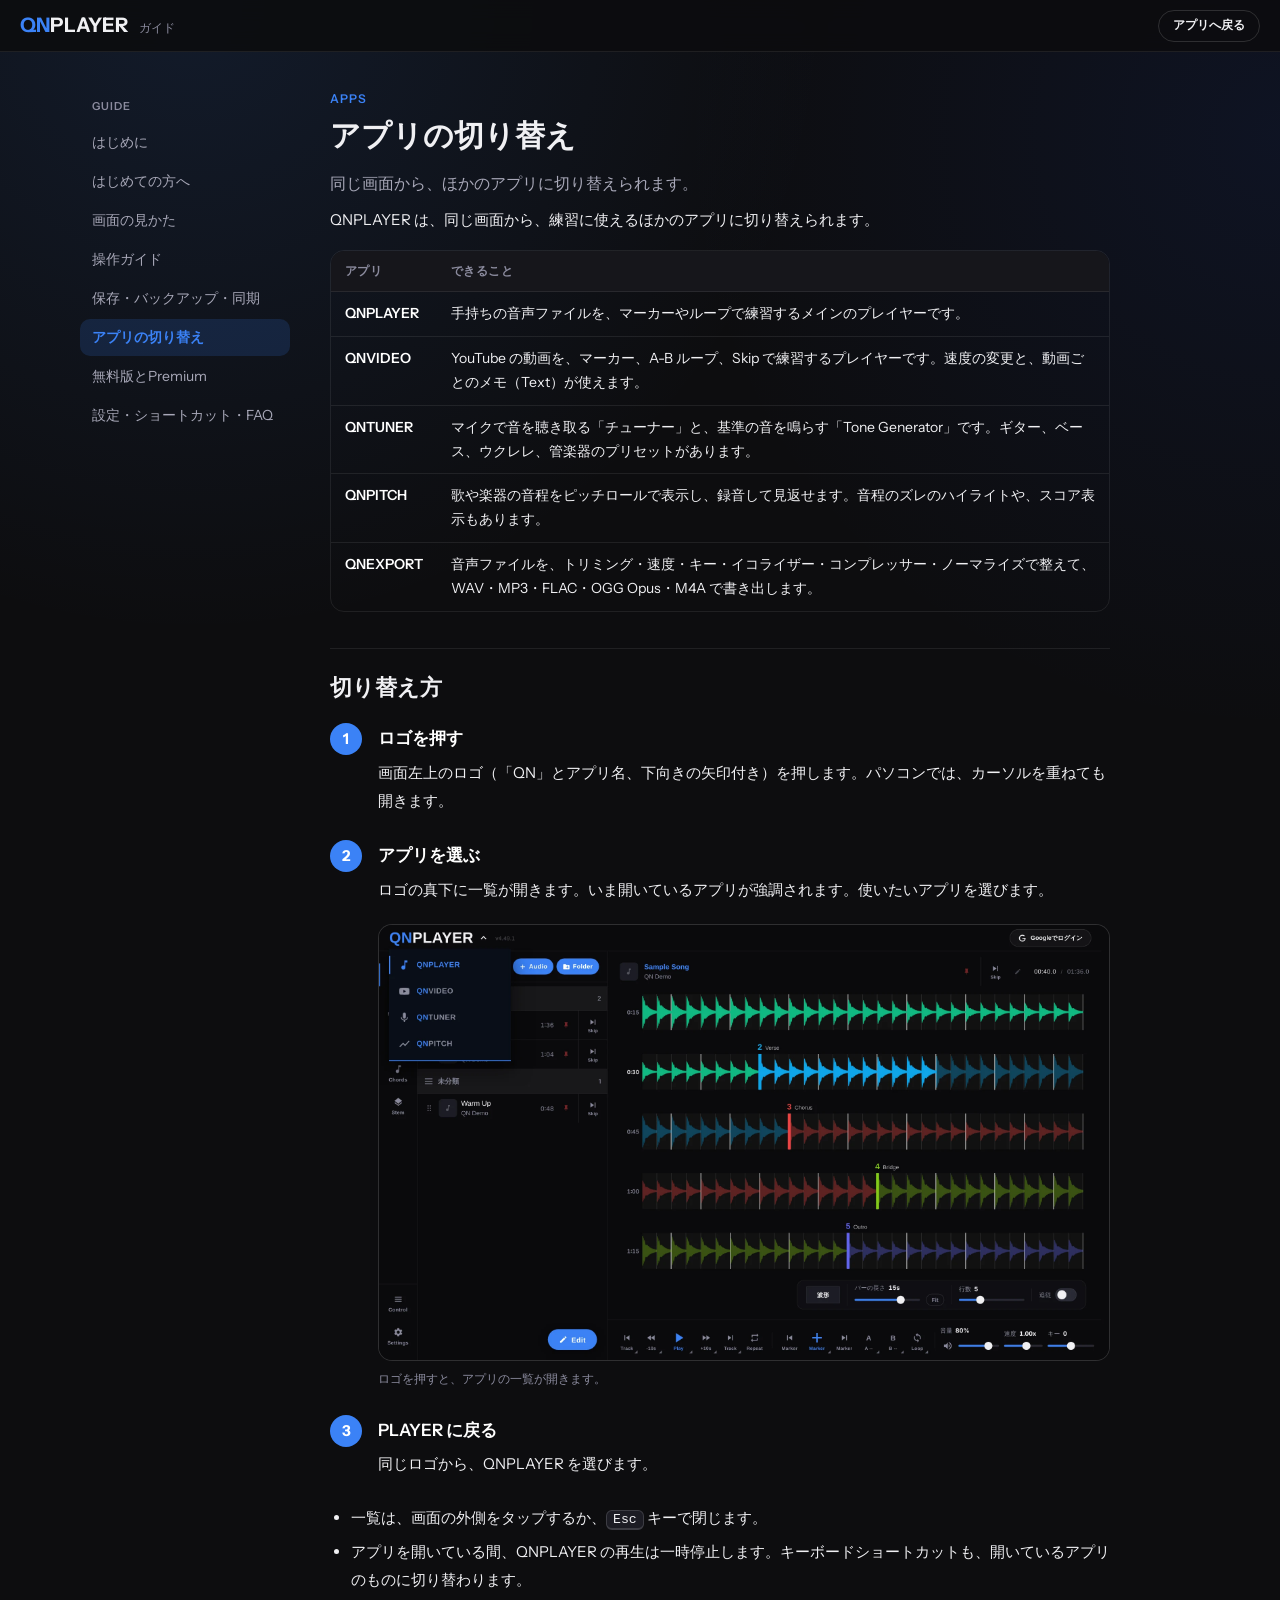
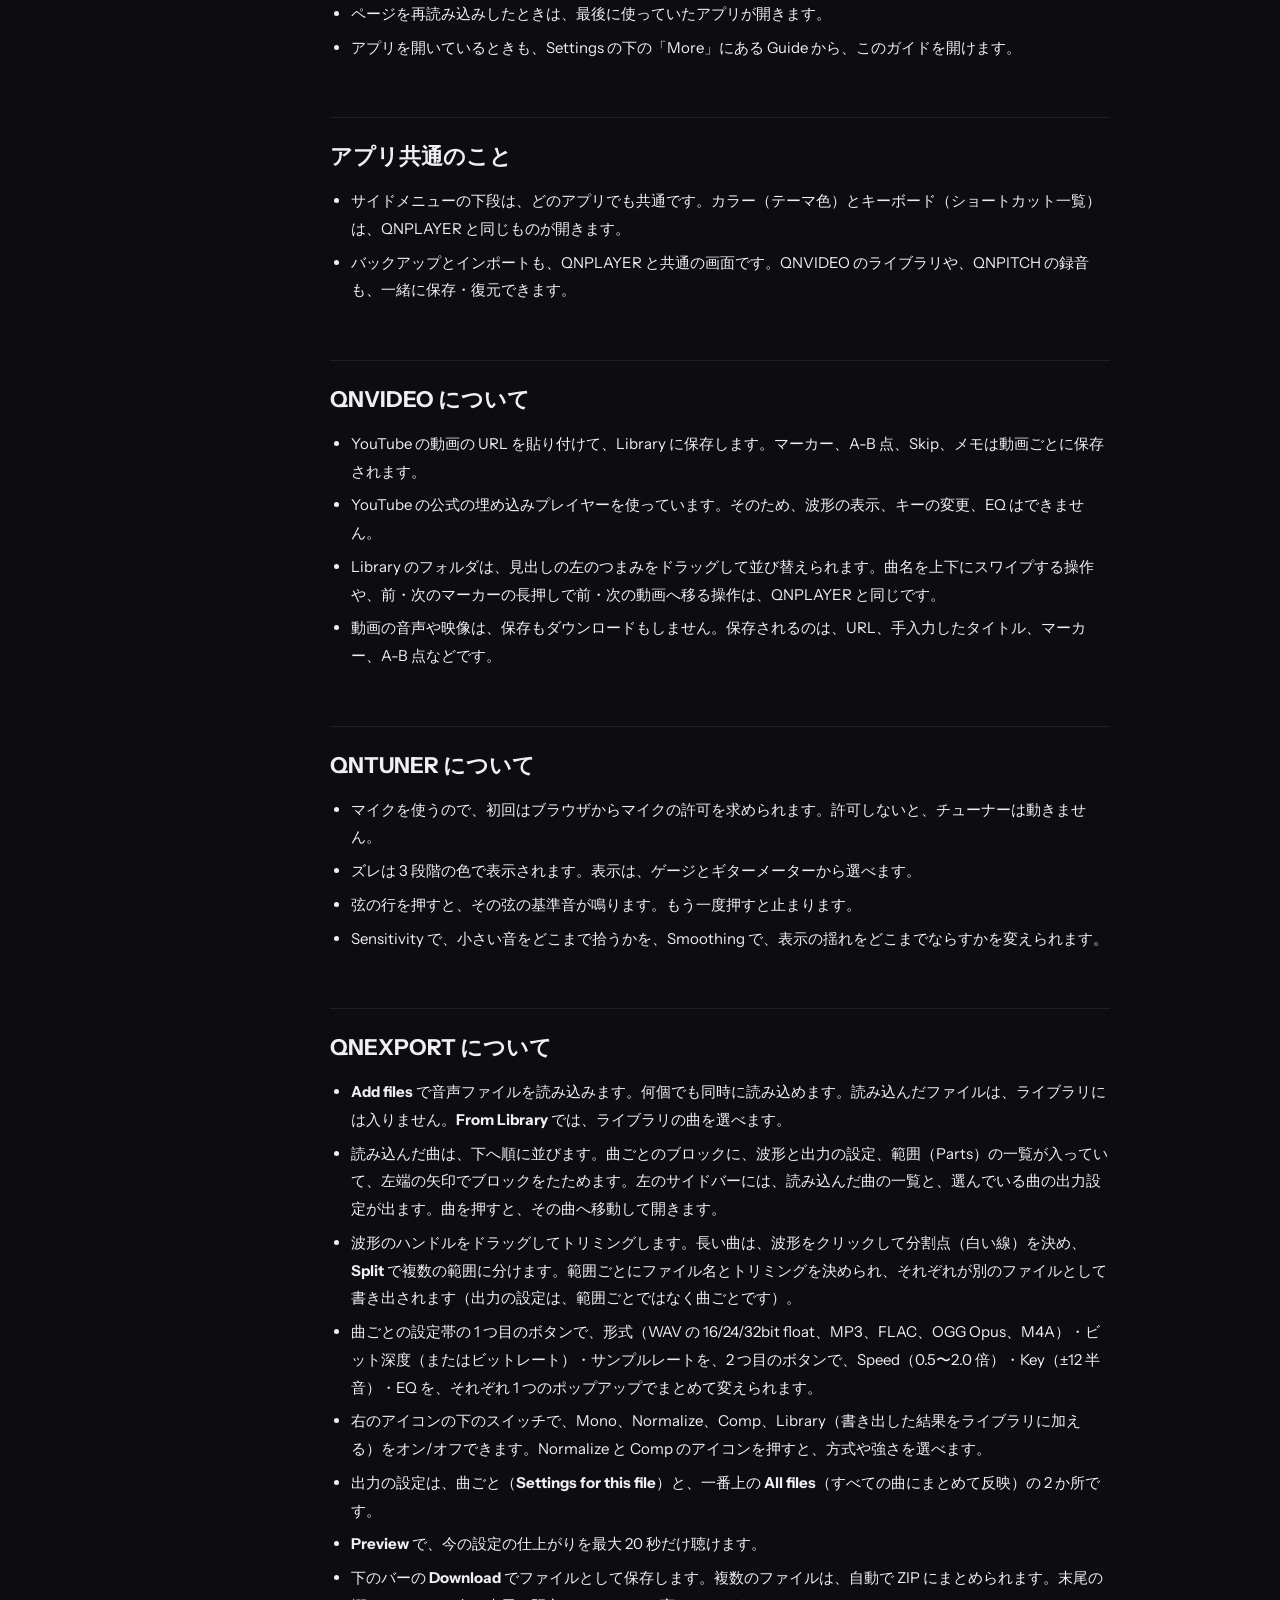
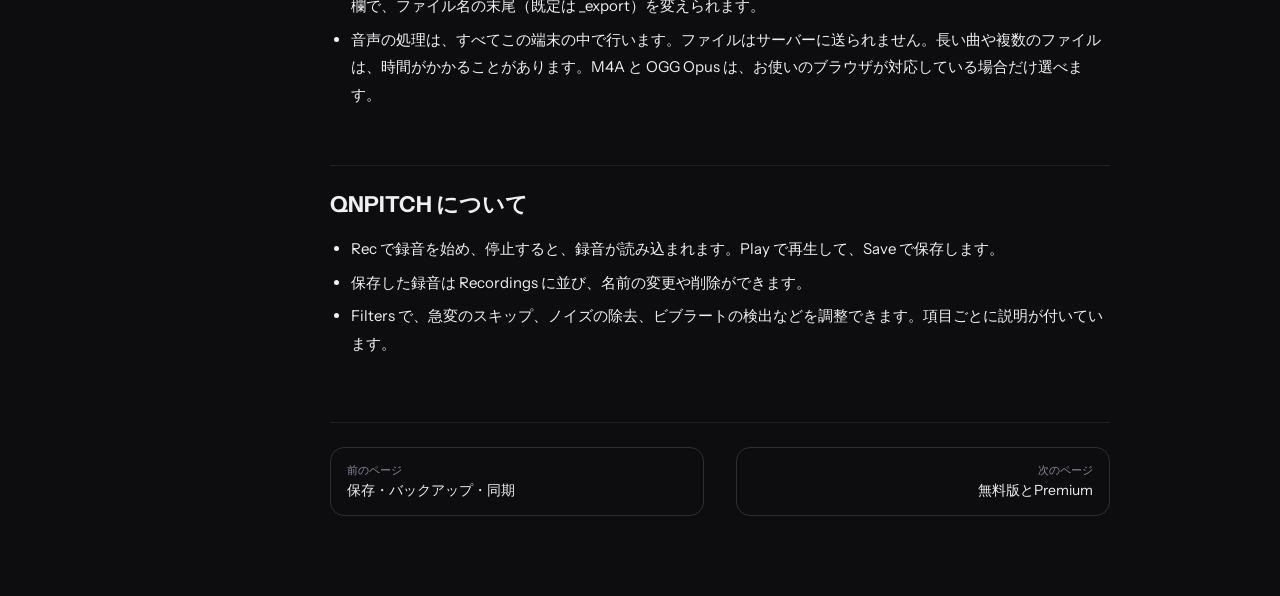
<file: guide/apps.html>
<!DOCTYPE html>
<html lang="ja">
<head>
<meta charset="UTF-8">
<meta name="viewport" content="width=device-width, initial-scale=1">
<title>アプリの切り替え | QNPLAYER ガイド</title>
<link rel="icon" type="image/x-icon" href="../favicon/favicon.ico">
<link rel="stylesheet" href="https://fonts.googleapis.com/css2?family=Instrument+Sans:wght@400;500;600;700&amp;display=swap">
<link rel="stylesheet" href="guide.css">
<script src="../JS/qn-features.js"></script>
<script src="guide.js"></script>
<script async src="https://pagead2.googlesyndication.com/pagead/js/adsbygoogle.js?client=ca-pub-2741844895313533"
     crossorigin="anonymous"></script>
</head>
<body>
<header class="g-top">
  <a class="g-logo" href="index.html"><b>QN</b>PLAYER<small>ガイド</small></a>
  <span class="g-top-spacer"></span>
  <a class="g-back" href="../index.html">アプリへ戻る</a>
</header>
<div class="g-shell">
  <nav class="g-nav" aria-label="ガイドの目次">
    <p class="g-nav-title">Guide</p>
    <a href="index.html">はじめに</a><a href="start.html">はじめての方へ</a><a href="screen.html">画面の見かた</a><a href="operations.html">操作ガイド</a><a href="data.html">保存・バックアップ・同期</a><a href="apps.html" class="is-current">アプリの切り替え</a><a href="plan.html">無料版とPremium</a><a href="reference.html">設定・ショートカット・FAQ</a>
  </nav>
  <main class="g-main">
    <p class="g-eyebrow">APPS</p>
    <h1>アプリの切り替え</h1>
    <p class="g-lead">同じ画面から、ほかのアプリに切り替えられます。</p>

<p>QNPLAYER は、同じ画面から、練習に使えるほかのアプリに切り替えられます。</p>
<div class="g-table-wrap"><table><thead><tr><th>アプリ</th><th>できること</th></tr></thead><tbody><tr><td>QNPLAYER</td><td>手持ちの音声ファイルを、マーカーやループで練習するメインのプレイヤーです。</td></tr><tr><td>QNVIDEO</td><td>YouTube の動画を、マーカー、A-B ループ、Skip で練習するプレイヤーです。速度の変更と、動画ごとのメモ（Text）が使えます。</td></tr><tr><td>QNTUNER</td><td>マイクで音を聴き取る「チューナー」と、基準の音を鳴らす「Tone Generator」です。ギター、ベース、ウクレレ、管楽器のプリセットがあります。</td></tr><tr><td>QNPITCH</td><td>歌や楽器の音程をピッチロールで表示し、録音して見返せます。音程のズレのハイライトや、スコア表示もあります。</td></tr><tr><td>QNEXPORT</td><td>音声ファイルを、トリミング・速度・キー・イコライザー・コンプレッサー・ノーマライズで整えて、WAV・MP3・FLAC・OGG Opus・M4A で書き出します。</td></tr></tbody></table></div>

<h2 id="switch">切り替え方</h2>
<ol class="g-steps">
  <li><strong>ロゴを押す</strong>
    画面左上のロゴ（「QN」とアプリ名、下向きの矢印付き）を押します。パソコンでは、カーソルを重ねても開きます。
  </li>
  <li><strong>アプリを選ぶ</strong>
    ロゴの真下に一覧が開きます。いま開いているアプリが強調されます。使いたいアプリを選びます。
    <figure class="g-fig"><img src="img/pc-flyout.webp" alt="ロゴを押すと、アプリの一覧が開きます。" loading="lazy"><figcaption>ロゴを押すと、アプリの一覧が開きます。</figcaption></figure>
  </li>
  <li><strong>PLAYER に戻る</strong>
    同じロゴから、QNPLAYER を選びます。
  </li>
</ol>
<ul>
  <li>一覧は、画面の外側をタップするか、<kbd>Esc</kbd> キーで閉じます。</li>
  <li>アプリを開いている間、QNPLAYER の再生は一時停止します。キーボードショートカットも、開いているアプリのものに切り替わります。</li>
  <li>ページを再読み込みしたときは、最後に使っていたアプリが開きます。</li>
  <li>アプリを開いているときも、Settings の下の「More」にある Guide から、このガイドを開けます。</li>
</ul>

<h2 id="common">アプリ共通のこと</h2>
<ul>
  <li>サイドメニューの下段は、どのアプリでも共通です。カラー（テーマ色）とキーボード（ショートカット一覧）は、QNPLAYER と同じものが開きます。</li>
  <li>バックアップとインポートも、QNPLAYER と共通の画面です。QNVIDEO のライブラリや、QNPITCH の録音も、一緒に保存・復元できます。</li>
</ul>

<h2 id="video">QNVIDEO について</h2>
<ul>
  <li>YouTube の動画の URL を貼り付けて、Library に保存します。マーカー、A-B 点、Skip、メモは動画ごとに保存されます。</li>
  <li>YouTube の公式の埋め込みプレイヤーを使っています。そのため、波形の表示、キーの変更、EQ はできません。</li>
  <li>Library のフォルダは、見出しの左のつまみをドラッグして並び替えられます。曲名を上下にスワイプする操作や、前・次のマーカーの長押しで前・次の動画へ移る操作は、QNPLAYER と同じです。</li>
  <li>動画の音声や映像は、保存もダウンロードもしません。保存されるのは、URL、手入力したタイトル、マーカー、A-B 点などです。</li>
</ul>

<h2 id="tuner">QNTUNER について</h2>
<ul>
  <li>マイクを使うので、初回はブラウザからマイクの許可を求められます。許可しないと、チューナーは動きません。</li>
  <li>ズレは 3 段階の色で表示されます。表示は、ゲージとギターメーターから選べます。</li>
  <li>弦の行を押すと、その弦の基準音が鳴ります。もう一度押すと止まります。</li>
  <li>Sensitivity で、小さい音をどこまで拾うかを、Smoothing で、表示の揺れをどこまでならすかを変えられます。</li>
</ul>

<h2 id="export">QNEXPORT について</h2>
<ul>
  <li><b>Add files</b> で音声ファイルを読み込みます。何個でも同時に読み込めます。読み込んだファイルは、ライブラリには入りません。<b>From Library</b> では、ライブラリの曲を選べます。</li>
  <li>読み込んだ曲は、下へ順に並びます。曲ごとのブロックに、波形と出力の設定、範囲（Parts）の一覧が入っていて、左端の矢印でブロックをたためます。左のサイドバーには、読み込んだ曲の一覧と、選んでいる曲の出力設定が出ます。曲を押すと、その曲へ移動して開きます。</li>
  <li>波形のハンドルをドラッグしてトリミングします。長い曲は、波形をクリックして分割点（白い線）を決め、<b>Split</b> で複数の範囲に分けます。範囲ごとにファイル名とトリミングを決められ、それぞれが別のファイルとして書き出されます（出力の設定は、範囲ごとではなく曲ごとです）。</li>
  <li>曲ごとの設定帯の 1 つ目のボタンで、形式（WAV の 16/24/32bit float、MP3、FLAC、OGG Opus、M4A）・ビット深度（またはビットレート）・サンプルレートを、2 つ目のボタンで、Speed（0.5〜2.0 倍）・Key（±12 半音）・EQ を、それぞれ 1 つのポップアップでまとめて変えられます。</li>
  <li>右のアイコンの下のスイッチで、Mono、Normalize、Comp、Library（書き出した結果をライブラリに加える）をオン/オフできます。Normalize と Comp のアイコンを押すと、方式や強さを選べます。</li>
  <li>出力の設定は、曲ごと（<b>Settings for this file</b>）と、一番上の <b>All files</b>（すべての曲にまとめて反映）の 2 か所です。</li>
  <li><b>Preview</b> で、今の設定の仕上がりを最大 20 秒だけ聴けます。</li>
  <li>下のバーの <b>Download</b> でファイルとして保存します。複数のファイルは、自動で ZIP にまとめられます。末尾の欄で、ファイル名の末尾（既定は _export）を変えられます。</li>
  <li>音声の処理は、すべてこの端末の中で行います。ファイルはサーバーに送られません。長い曲や複数のファイルは、時間がかかることがあります。M4A と OGG Opus は、お使いのブラウザが対応している場合だけ選べます。</li>
</ul>

<h2 id="pitch">QNPITCH について</h2>
<ul>
  <li>Rec で録音を始め、停止すると、録音が読み込まれます。Play で再生して、Save で保存します。</li>
  <li>保存した録音は Recordings に並び、名前の変更や削除ができます。</li>
  <li>Filters で、急変のスキップ、ノイズの除去、ビブラートの検出などを調整できます。項目ごとに説明が付いています。</li>
</ul>

    <div class="g-pager"><a class="prev" href="data.html"><small>前のページ</small>保存・バックアップ・同期</a><a class="next" href="plan.html"><small>次のページ</small>無料版とPremium</a></div>
  </main>
</div>
</body>
</html>
</file>
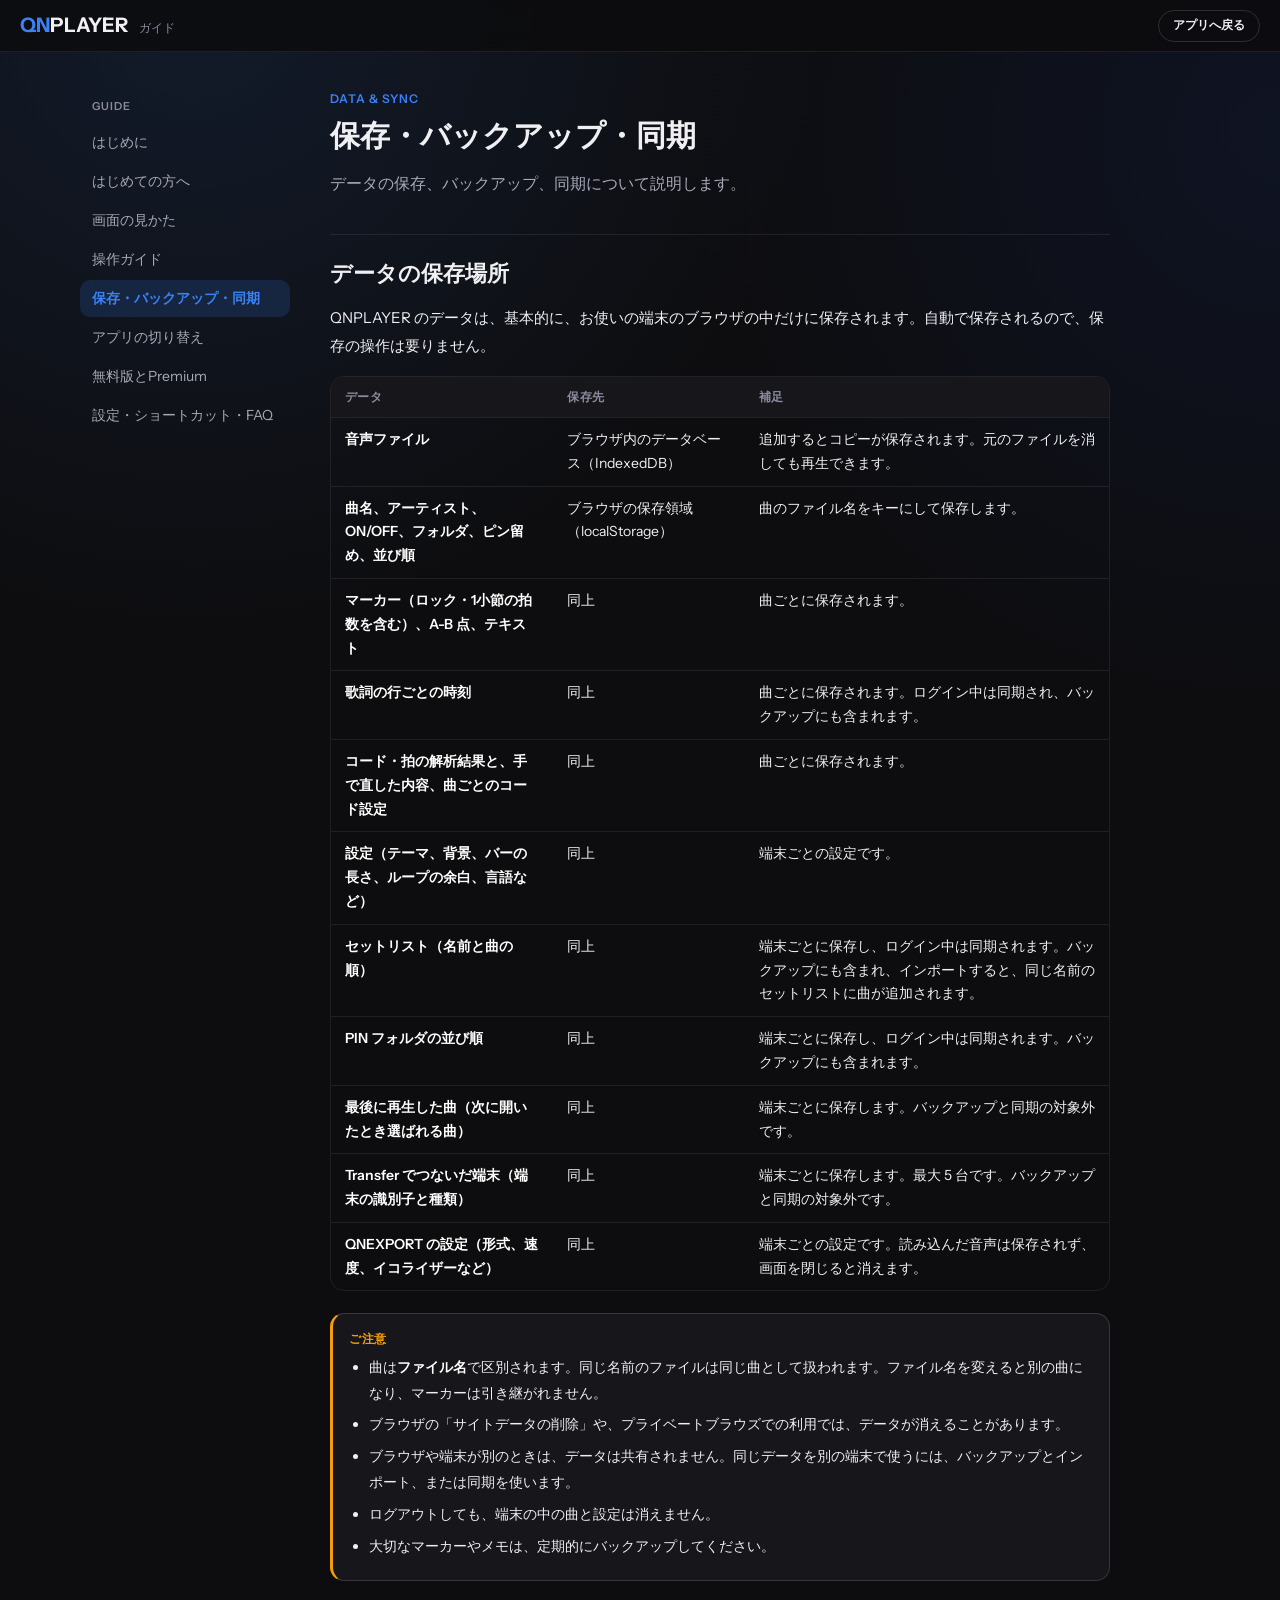
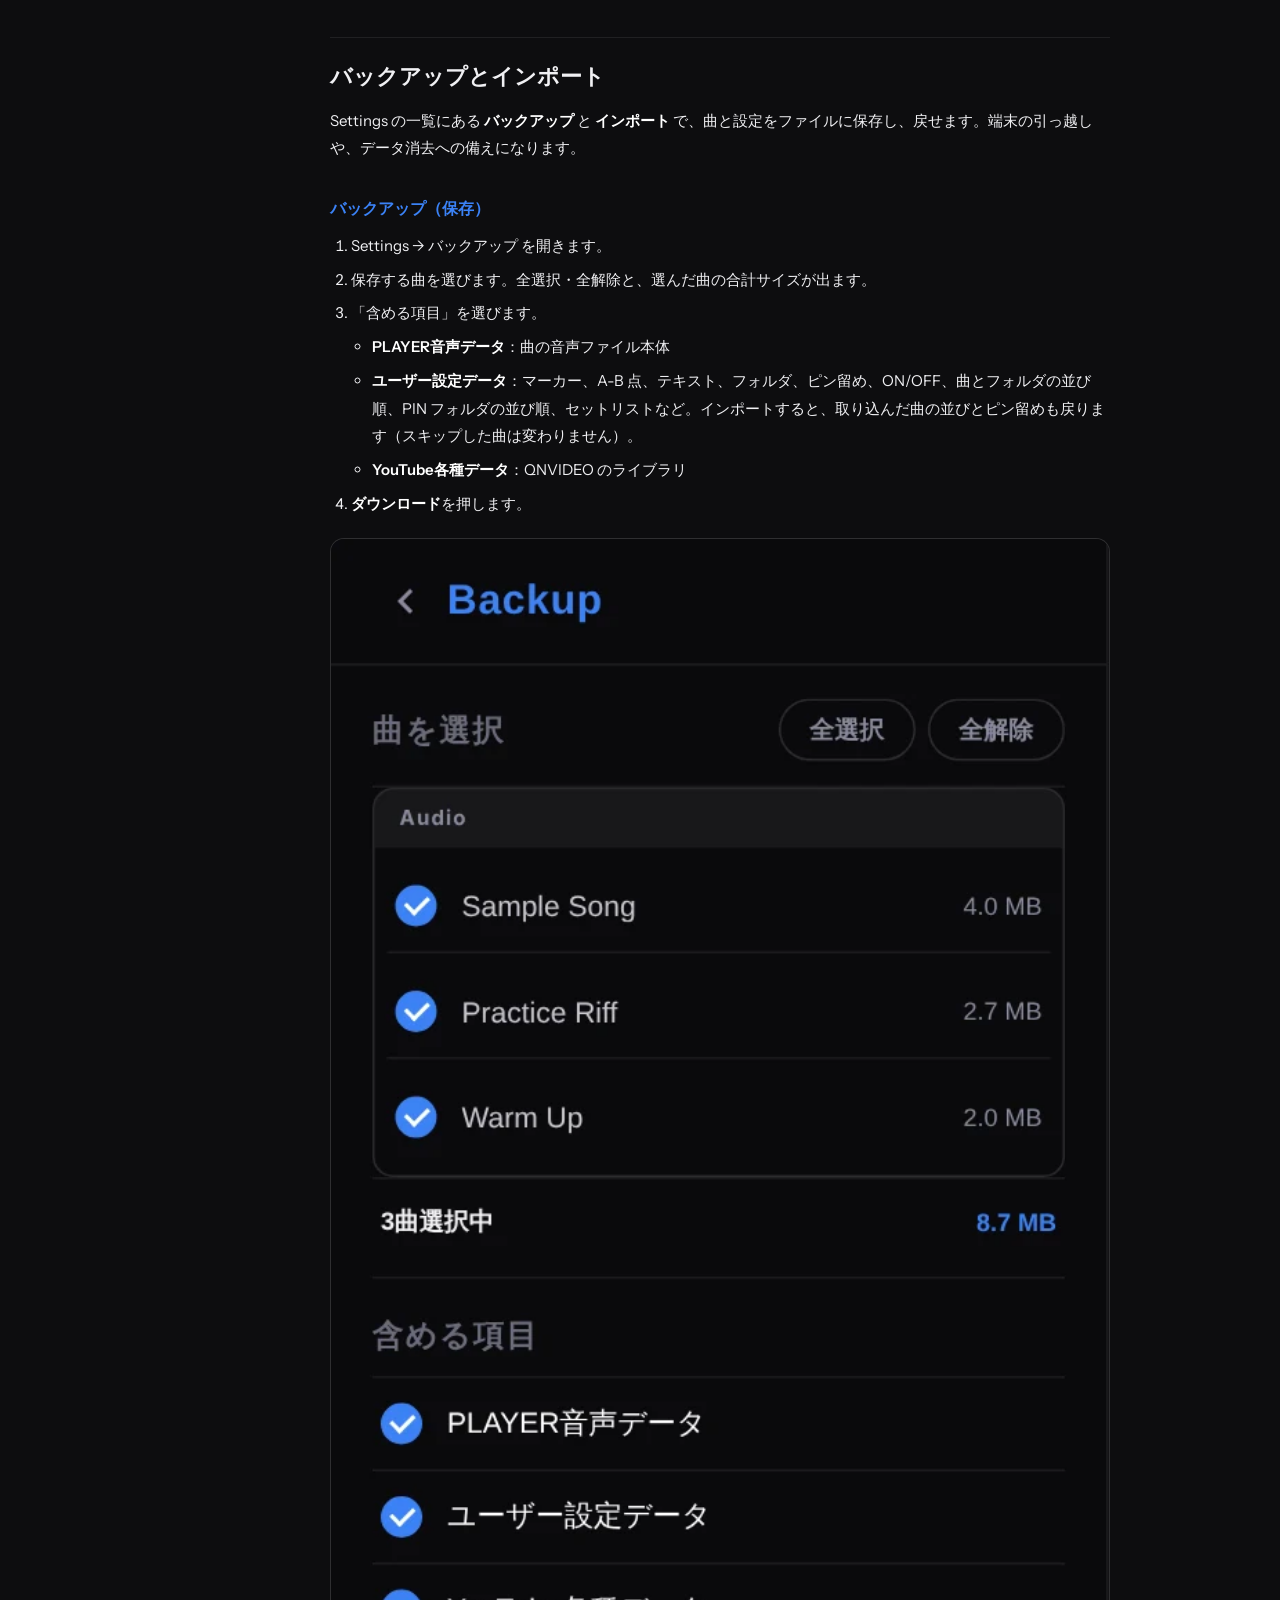
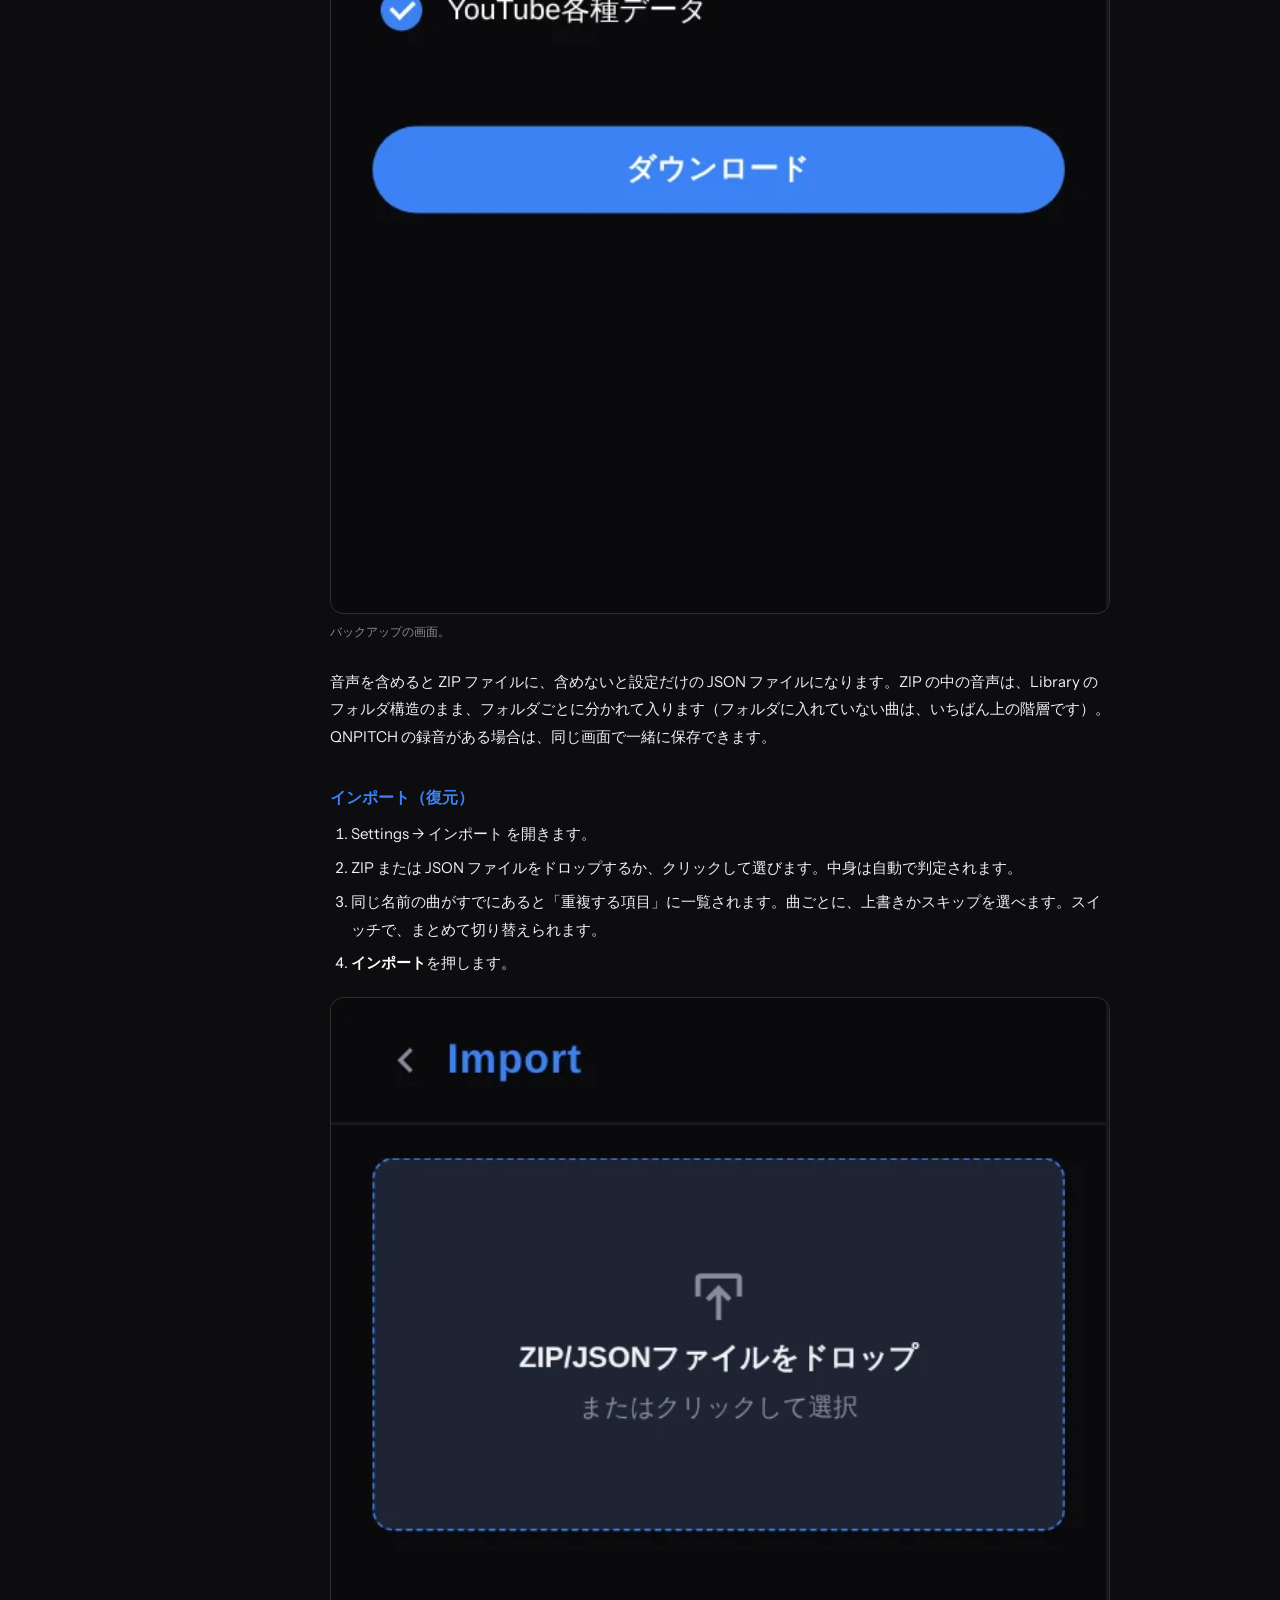
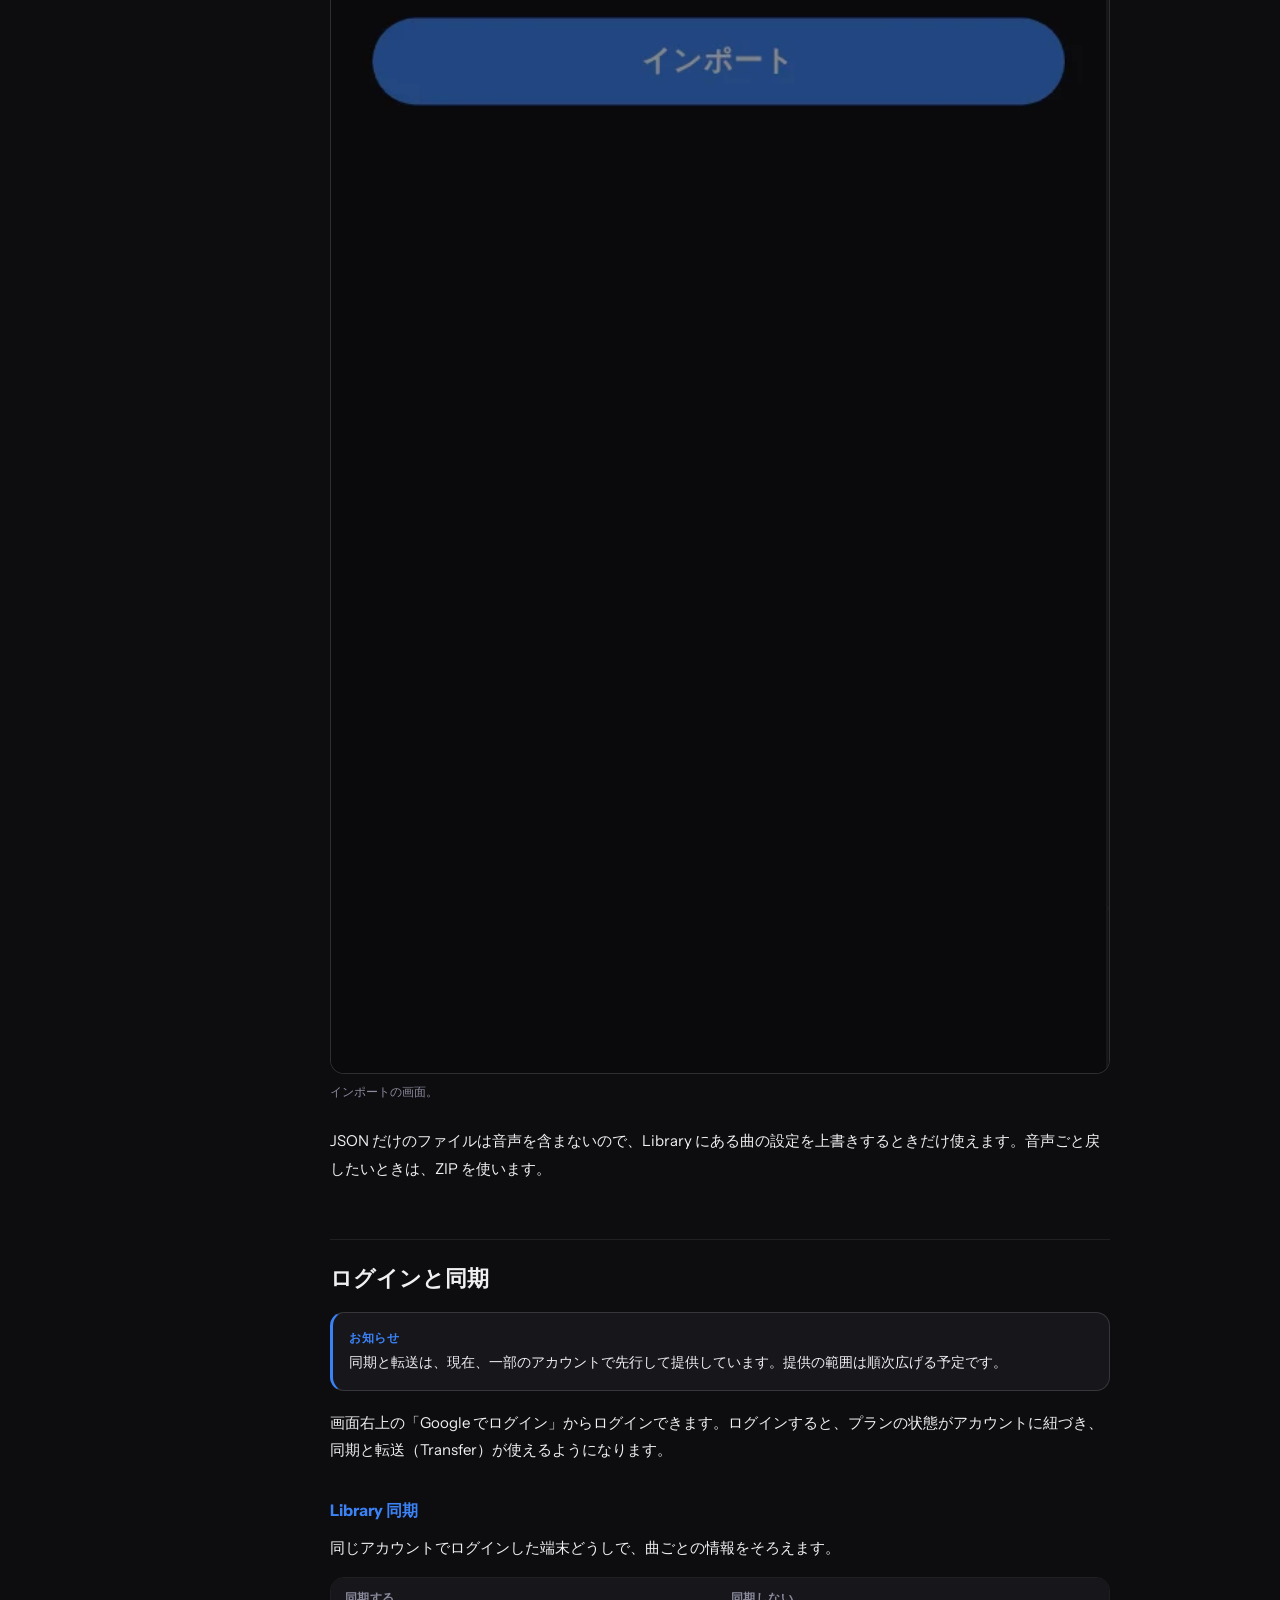
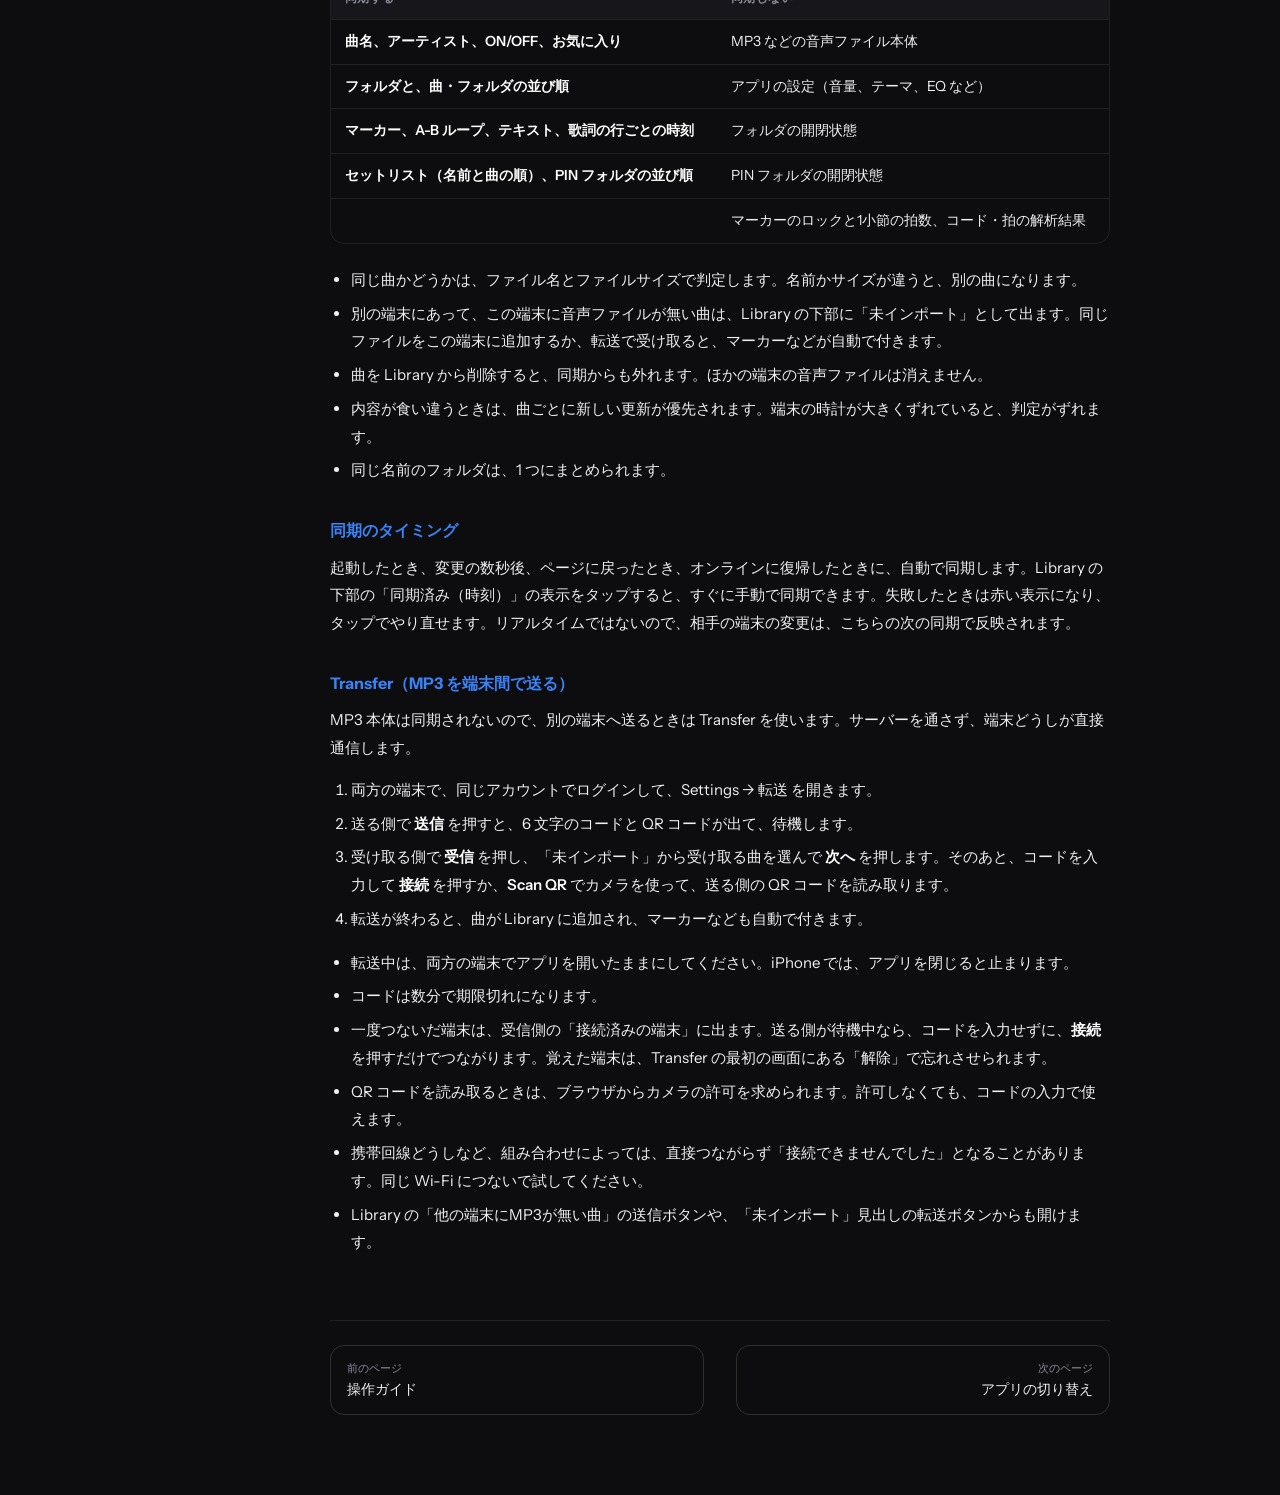
<file: guide/data.html>
<!DOCTYPE html>
<html lang="ja">
<head>
<meta charset="UTF-8">
<meta name="viewport" content="width=device-width, initial-scale=1">
<title>保存・バックアップ・同期 | QNPLAYER ガイド</title>
<link rel="icon" type="image/x-icon" href="../favicon/favicon.ico">
<link rel="stylesheet" href="https://fonts.googleapis.com/css2?family=Instrument+Sans:wght@400;500;600;700&amp;display=swap">
<link rel="stylesheet" href="guide.css">
<script src="../JS/qn-features.js"></script>
<script src="guide.js"></script>
<script async src="https://pagead2.googlesyndication.com/pagead/js/adsbygoogle.js?client=ca-pub-2741844895313533"
     crossorigin="anonymous"></script>
</head>
<body>
<header class="g-top">
  <a class="g-logo" href="index.html"><b>QN</b>PLAYER<small>ガイド</small></a>
  <span class="g-top-spacer"></span>
  <a class="g-back" href="../index.html">アプリへ戻る</a>
</header>
<div class="g-shell">
  <nav class="g-nav" aria-label="ガイドの目次">
    <p class="g-nav-title">Guide</p>
    <a href="index.html">はじめに</a><a href="start.html">はじめての方へ</a><a href="screen.html">画面の見かた</a><a href="operations.html">操作ガイド</a><a href="data.html" class="is-current">保存・バックアップ・同期</a><a href="apps.html">アプリの切り替え</a><a href="plan.html">無料版とPremium</a><a href="reference.html">設定・ショートカット・FAQ</a>
  </nav>
  <main class="g-main">
    <p class="g-eyebrow">DATA & SYNC</p>
    <h1>保存・バックアップ・同期</h1>
    <p class="g-lead">データの保存、バックアップ、同期について説明します。</p>

<h2 id="storage">データの保存場所</h2>
<p>QNPLAYER のデータは、基本的に、お使いの端末のブラウザの中だけに保存されます。自動で保存されるので、保存の操作は要りません。</p>
<div class="g-table-wrap"><table><thead><tr><th>データ</th><th>保存先</th><th>補足</th></tr></thead><tbody><tr data-feature="stem rec"><td class="wrap-first">Stem の分離結果、録音トラック</td><td>ブラウザ内のデータベース（IndexedDB）</td><td>曲ごと（ファイル名とサイズ）に保存されます。バックアップと同期の対象外です。</td></tr><tr data-feature="tab"><td class="wrap-first">Tab の解析結果と修正</td><td>ブラウザ内のデータベース（IndexedDB）</td><td>曲ごと（ファイル名とサイズ）に、最大 60 曲分を保存します。古いものから消えます。バックアップと同期の対象外です。Tab の感度などの設定は localStorage に保存されます。</td></tr><tr><td class="wrap-first">音声ファイル</td><td>ブラウザ内のデータベース（IndexedDB）</td><td>追加するとコピーが保存されます。元のファイルを消しても再生できます。</td></tr><tr><td class="wrap-first">曲名、アーティスト、ON/OFF、フォルダ、ピン留め、並び順</td><td>ブラウザの保存領域（localStorage）</td><td>曲のファイル名をキーにして保存します。</td></tr><tr><td class="wrap-first">マーカー（ロック・1小節の拍数を含む）、A-B 点、テキスト</td><td>同上</td><td>曲ごとに保存されます。</td></tr><tr><td class="wrap-first">歌詞の行ごとの時刻</td><td>同上</td><td>曲ごとに保存されます。ログイン中は同期され、バックアップにも含まれます。</td></tr><tr data-feature="chords beats"><td class="wrap-first">コード・拍の解析結果と、手で直した内容、曲ごとのコード設定</td><td>同上</td><td>曲ごとに保存されます。</td></tr><tr><td class="wrap-first">設定（テーマ、背景、バーの長さ、ループの余白、言語など）</td><td>同上</td><td>端末ごとの設定です。</td></tr><tr><td class="wrap-first">セットリスト（名前と曲の順）</td><td>同上</td><td>端末ごとに保存し、ログイン中は同期されます。バックアップにも含まれ、インポートすると、同じ名前のセットリストに曲が追加されます。</td></tr><tr><td class="wrap-first">PIN フォルダの並び順</td><td>同上</td><td>端末ごとに保存し、ログイン中は同期されます。バックアップにも含まれます。</td></tr><tr><td class="wrap-first">最後に再生した曲（次に開いたとき選ばれる曲）</td><td>同上</td><td>端末ごとに保存します。バックアップと同期の対象外です。</td></tr><tr><td class="wrap-first">Transfer でつないだ端末（端末の識別子と種類）</td><td>同上</td><td>端末ごとに保存します。最大 5 台です。バックアップと同期の対象外です。</td></tr><tr><td class="wrap-first">QNEXPORT の設定（形式、速度、イコライザーなど）</td><td>同上</td><td>端末ごとの設定です。読み込んだ音声は保存されず、画面を閉じると消えます。</td></tr></tbody></table></div>
<div class="g-warn"><span class="g-note-title">ご注意</span><ul>
<li>曲は<strong>ファイル名</strong>で区別されます。同じ名前のファイルは同じ曲として扱われます。ファイル名を変えると別の曲になり、マーカーは引き継がれません。</li>
<li>ブラウザの「サイトデータの削除」や、プライベートブラウズでの利用では、データが消えることがあります。</li>
<li>ブラウザや端末が別のときは、データは共有されません。同じデータを別の端末で使うには、バックアップとインポート、または同期を使います。</li>
<li>ログアウトしても、端末の中の曲と設定は消えません。</li>
<li>大切なマーカーやメモは、定期的にバックアップしてください。</li>
</ul></div>

<h2 id="backup">バックアップとインポート</h2>
<p>Settings の一覧にある <strong>バックアップ</strong> と <strong>インポート</strong> で、曲と設定をファイルに保存し、戻せます。端末の引っ越しや、データ消去への備えになります。</p>
<h3>バックアップ（保存）</h3>
<ol>
  <li>Settings → バックアップ を開きます。</li>
  <li>保存する曲を選びます。全選択・全解除と、選んだ曲の合計サイズが出ます。</li>
  <li>「含める項目」を選びます。
    <ul>
      <li><strong>PLAYER音声データ</strong>：曲の音声ファイル本体</li>
      <li><strong>ユーザー設定データ</strong>：マーカー、A-B 点、テキスト、フォルダ、ピン留め、ON/OFF、曲とフォルダの並び順、PIN フォルダの並び順、セットリストなど。インポートすると、取り込んだ曲の並びとピン留めも戻ります（スキップした曲は変わりません）。</li>
      <li><strong>YouTube各種データ</strong>：QNVIDEO のライブラリ</li>
    </ul>
  </li>
  <li><strong>ダウンロード</strong>を押します。</li>
</ol>
<figure class="g-fig"><img src="img/pc-backup.webp" alt="バックアップの画面。" loading="lazy"><figcaption>バックアップの画面。</figcaption></figure>
<p>音声を含めると ZIP ファイルに、含めないと設定だけの JSON ファイルになります。ZIP の中の音声は、Library のフォルダ構造のまま、フォルダごとに分かれて入ります（フォルダに入れていない曲は、いちばん上の階層です）。QNPITCH の録音がある場合は、同じ画面で一緒に保存できます。</p>
<h3>インポート（復元）</h3>
<ol>
  <li>Settings → インポート を開きます。</li>
  <li>ZIP または JSON ファイルをドロップするか、クリックして選びます。中身は自動で判定されます。</li>
  <li>同じ名前の曲がすでにあると「重複する項目」に一覧されます。曲ごとに、上書きかスキップを選べます。スイッチで、まとめて切り替えられます。</li>
  <li><strong>インポート</strong>を押します。</li>
</ol>
<figure class="g-fig"><img src="img/pc-import.webp" alt="インポートの画面。" loading="lazy"><figcaption>インポートの画面。</figcaption></figure>
<p>JSON だけのファイルは音声を含まないので、Library にある曲の設定を上書きするときだけ使えます。音声ごと戻したいときは、ZIP を使います。</p>

<h2 id="sync">ログインと同期</h2>
<div class="g-note"><span class="g-note-title">お知らせ</span>同期と転送は、現在、一部のアカウントで先行して提供しています。提供の範囲は順次広げる予定です。</div>
<p>画面右上の「Google でログイン」からログインできます。ログインすると、プランの状態がアカウントに紐づき、同期と転送（Transfer）が使えるようになります。</p>
<h3>Library 同期</h3>
<p>同じアカウントでログインした端末どうしで、曲ごとの情報をそろえます。</p>
<div class="g-table-wrap"><table><thead><tr><th>同期する</th><th>同期しない</th></tr></thead><tbody><tr><td class="wrap-first">曲名、アーティスト、ON/OFF、お気に入り</td><td>MP3 などの音声ファイル本体</td></tr><tr><td class="wrap-first">フォルダと、曲・フォルダの並び順</td><td>アプリの設定（音量、テーマ、EQ など）</td></tr><tr><td class="wrap-first">マーカー、A-B ループ、テキスト、歌詞の行ごとの時刻</td><td>フォルダの開閉状態</td></tr><tr><td class="wrap-first">セットリスト（名前と曲の順）、PIN フォルダの並び順</td><td>PIN フォルダの開閉状態</td></tr><tr><td class="wrap-first"></td><td>マーカーのロックと1小節の拍数、コード・拍の解析結果</td></tr></tbody></table></div>
<ul>
  <li>同じ曲かどうかは、ファイル名とファイルサイズで判定します。名前かサイズが違うと、別の曲になります。</li>
  <li>別の端末にあって、この端末に音声ファイルが無い曲は、Library の下部に「未インポート」として出ます。同じファイルをこの端末に追加するか、転送で受け取ると、マーカーなどが自動で付きます。</li>
  <li>曲を Library から削除すると、同期からも外れます。ほかの端末の音声ファイルは消えません。</li>
  <li>内容が食い違うときは、曲ごとに新しい更新が優先されます。端末の時計が大きくずれていると、判定がずれます。</li>
  <li>同じ名前のフォルダは、1 つにまとめられます。</li>
</ul>
<h3>同期のタイミング</h3>
<p>起動したとき、変更の数秒後、ページに戻ったとき、オンラインに復帰したときに、自動で同期します。Library の下部の「同期済み（時刻）」の表示をタップすると、すぐに手動で同期できます。失敗したときは赤い表示になり、タップでやり直せます。リアルタイムではないので、相手の端末の変更は、こちらの次の同期で反映されます。</p>

<h3 id="transfer">Transfer（MP3 を端末間で送る）</h3>
<p>MP3 本体は同期されないので、別の端末へ送るときは Transfer を使います。サーバーを通さず、端末どうしが直接通信します。</p>
<ol>
  <li>両方の端末で、同じアカウントでログインして、Settings → 転送 を開きます。</li>
  <li>送る側で <strong>送信</strong> を押すと、6 文字のコードと QR コードが出て、待機します。</li>
  <li>受け取る側で <strong>受信</strong> を押し、「未インポート」から受け取る曲を選んで <strong>次へ</strong> を押します。そのあと、コードを入力して <strong>接続</strong> を押すか、<strong>Scan QR</strong> でカメラを使って、送る側の QR コードを読み取ります。</li>
  <li>転送が終わると、曲が Library に追加され、マーカーなども自動で付きます。</li>
</ol>
<ul>
  <li>転送中は、両方の端末でアプリを開いたままにしてください。iPhone では、アプリを閉じると止まります。</li>
  <li>コードは数分で期限切れになります。</li>
  <li>一度つないだ端末は、受信側の「接続済みの端末」に出ます。送る側が待機中なら、コードを入力せずに、<strong>接続</strong> を押すだけでつながります。覚えた端末は、Transfer の最初の画面にある「解除」で忘れさせられます。</li>
  <li>QR コードを読み取るときは、ブラウザからカメラの許可を求められます。許可しなくても、コードの入力で使えます。</li>
  <li>携帯回線どうしなど、組み合わせによっては、直接つながらず「接続できませんでした」となることがあります。同じ Wi-Fi につないで試してください。</li>
  <li>Library の「他の端末にMP3が無い曲」の送信ボタンや、「未インポート」見出しの転送ボタンからも開けます。</li>
</ul>

    <div class="g-pager"><a class="prev" href="operations.html"><small>前のページ</small>操作ガイド</a><a class="next" href="apps.html"><small>次のページ</small>アプリの切り替え</a></div>
  </main>
</div>
</body>
</html>
</file>
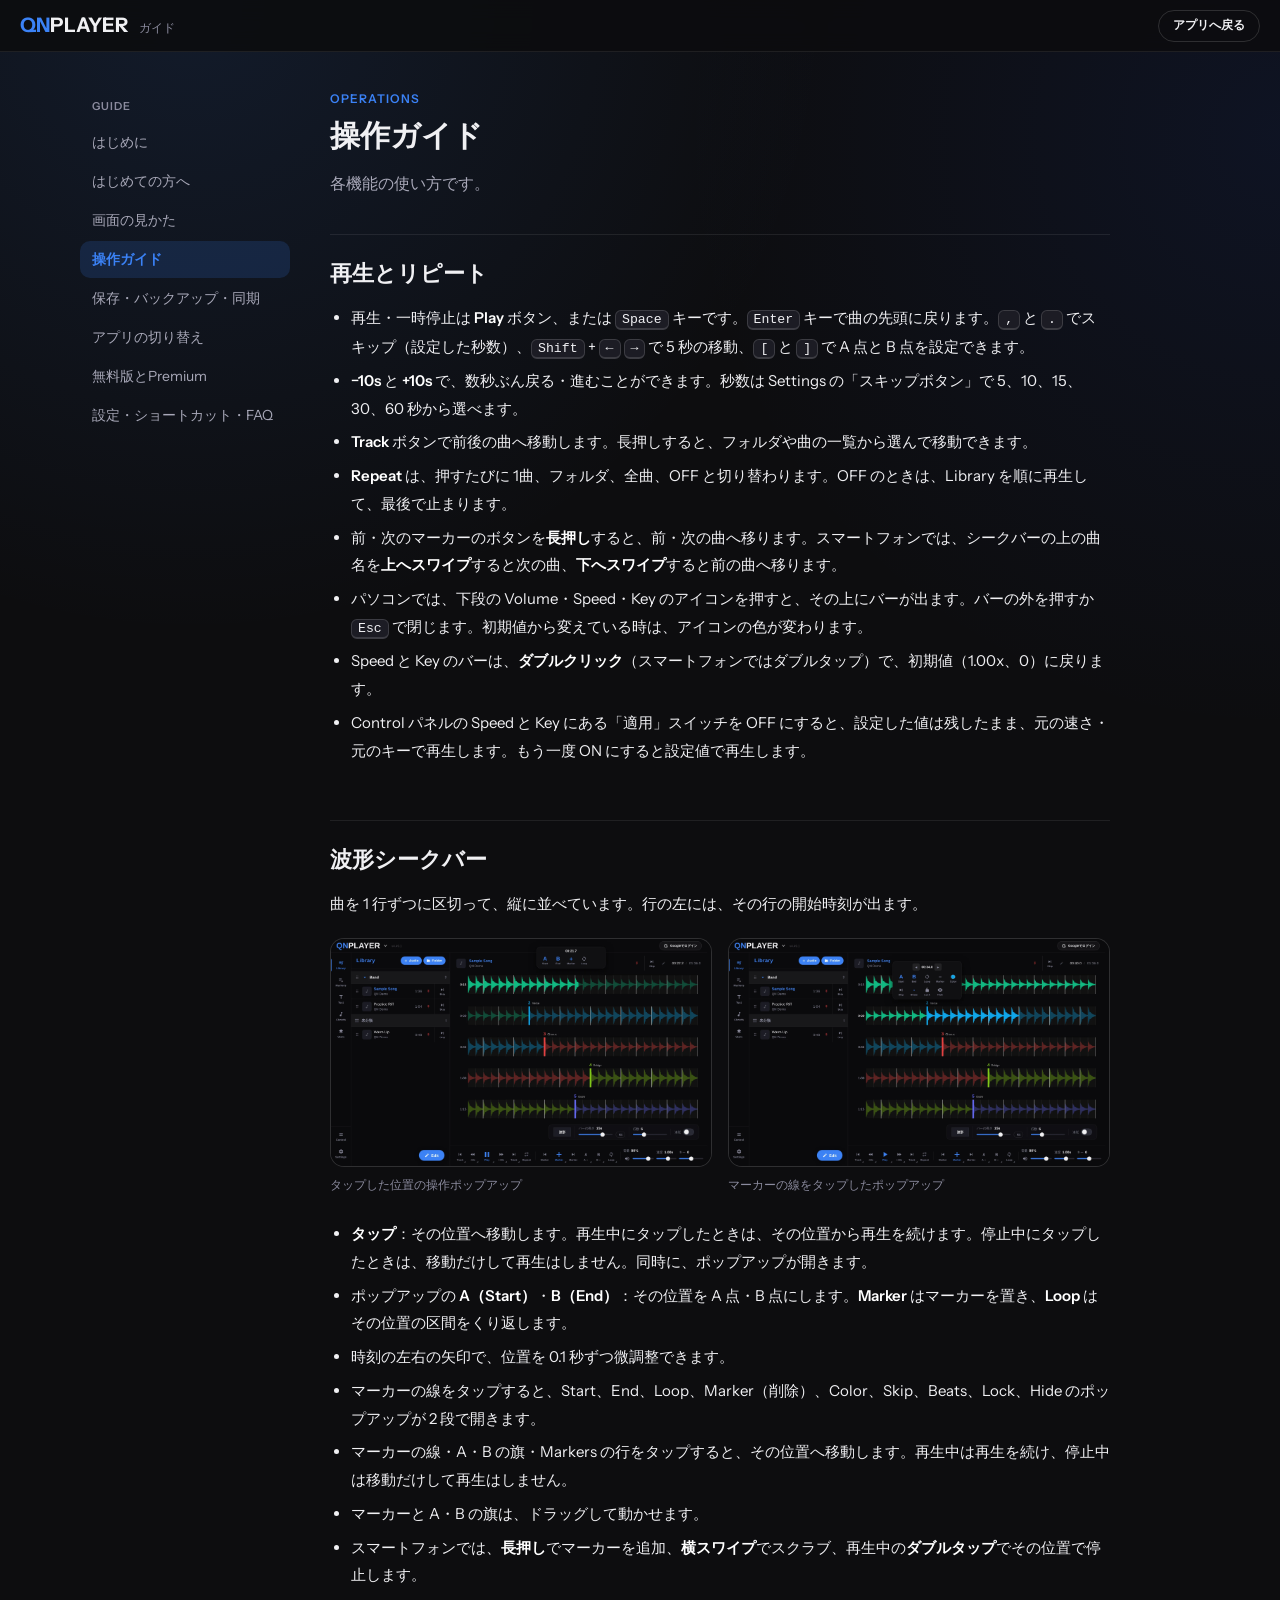
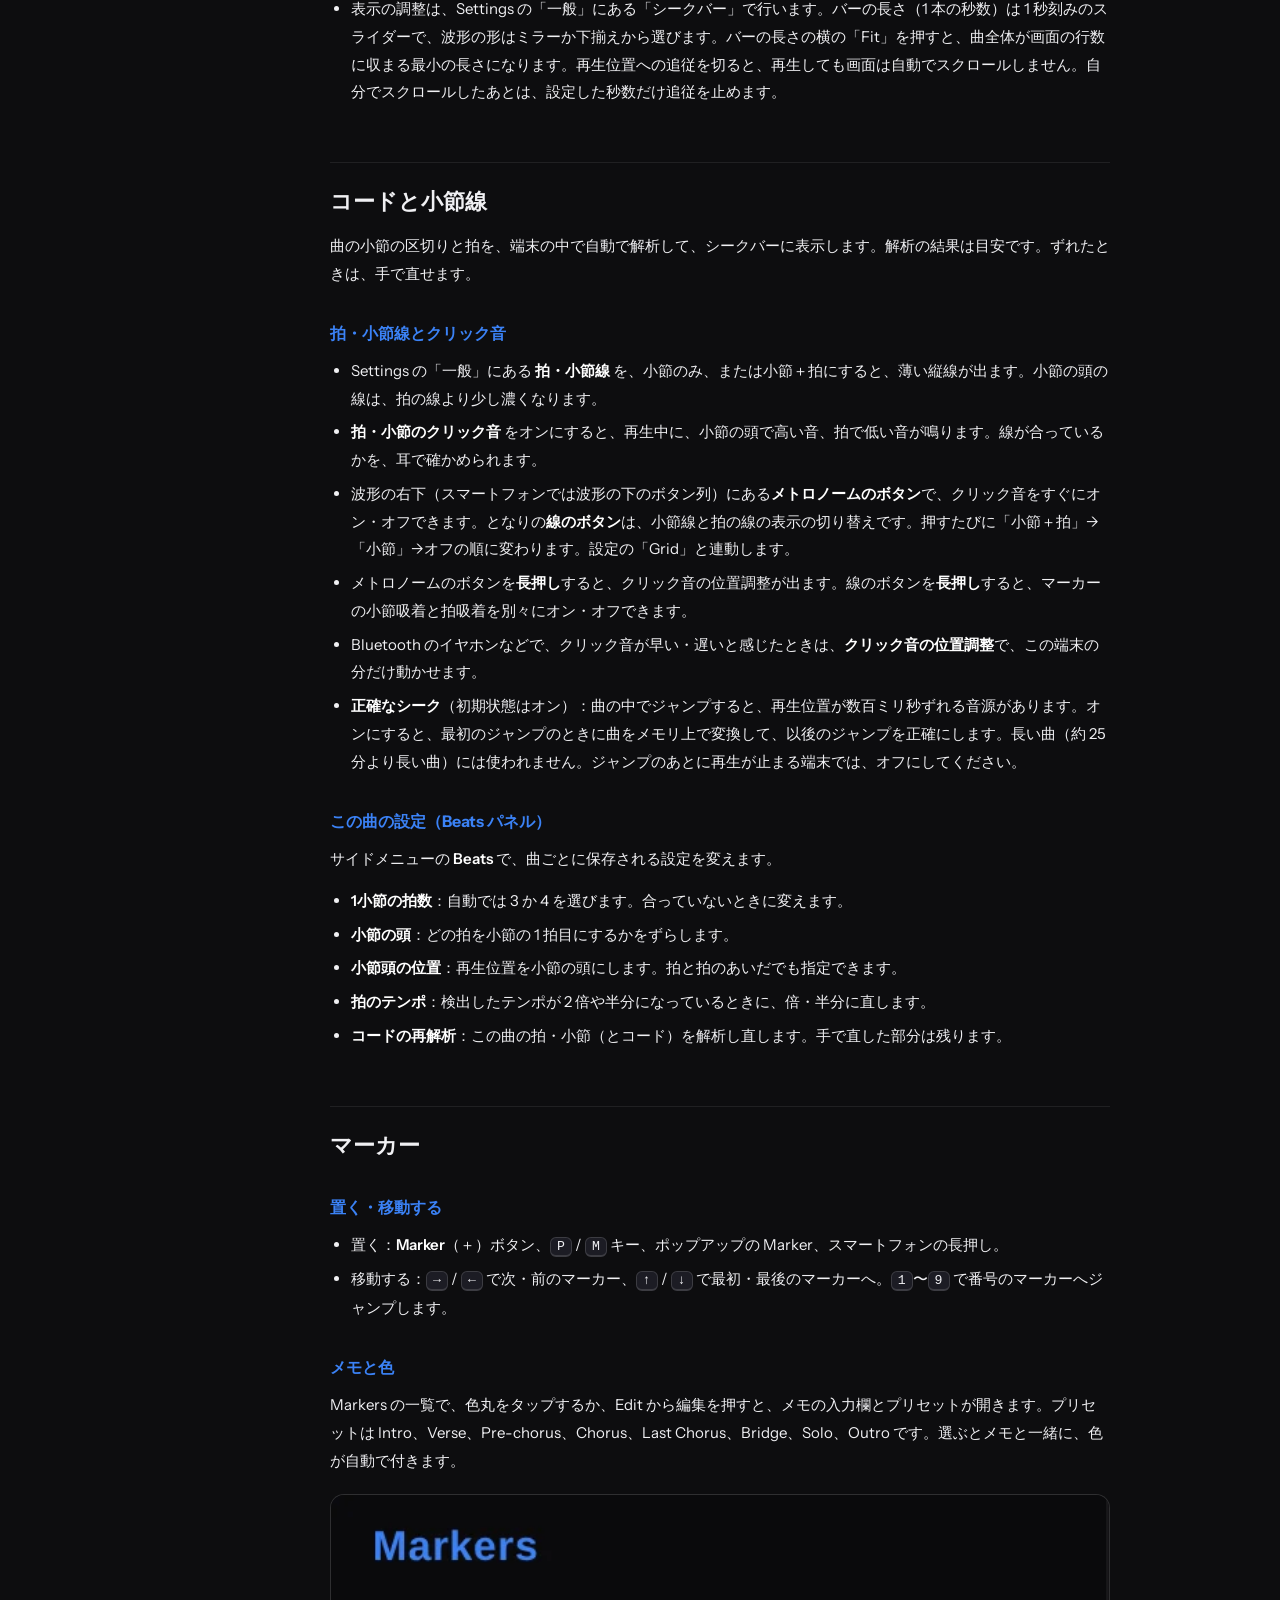
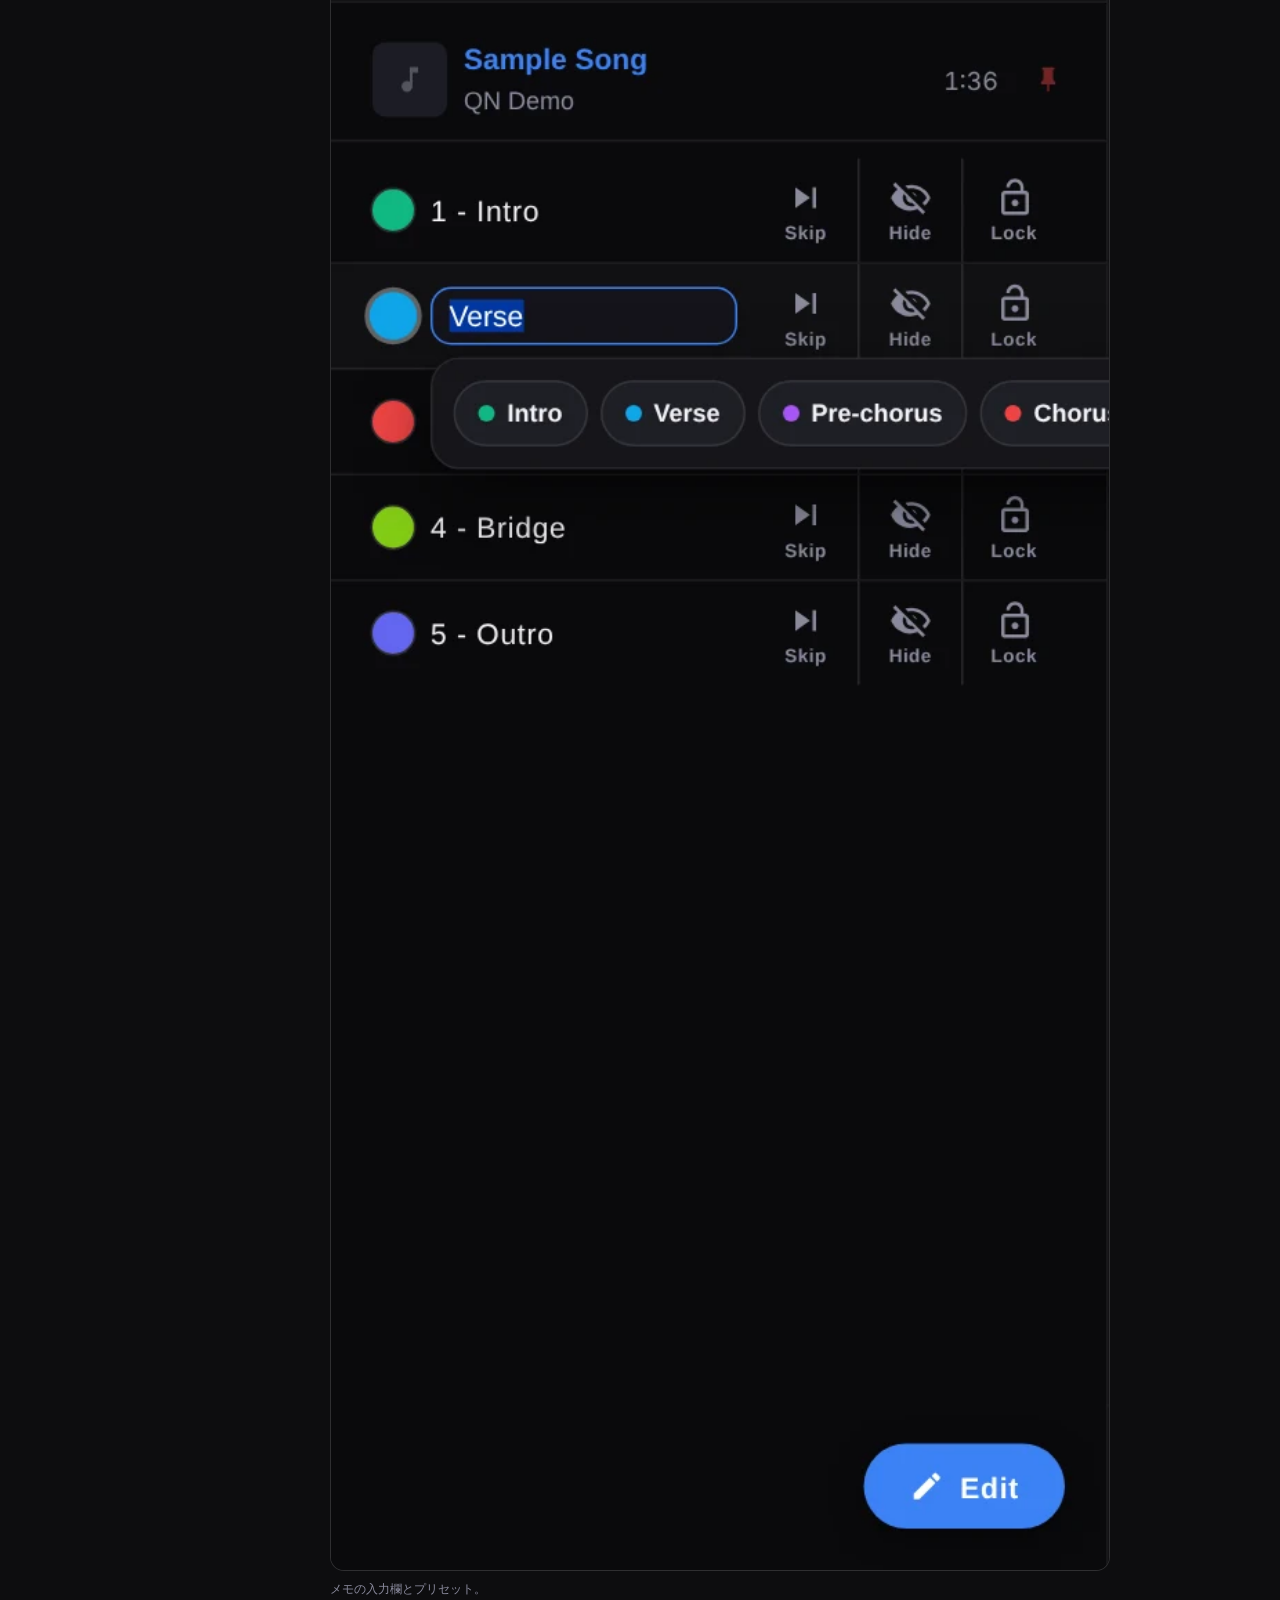
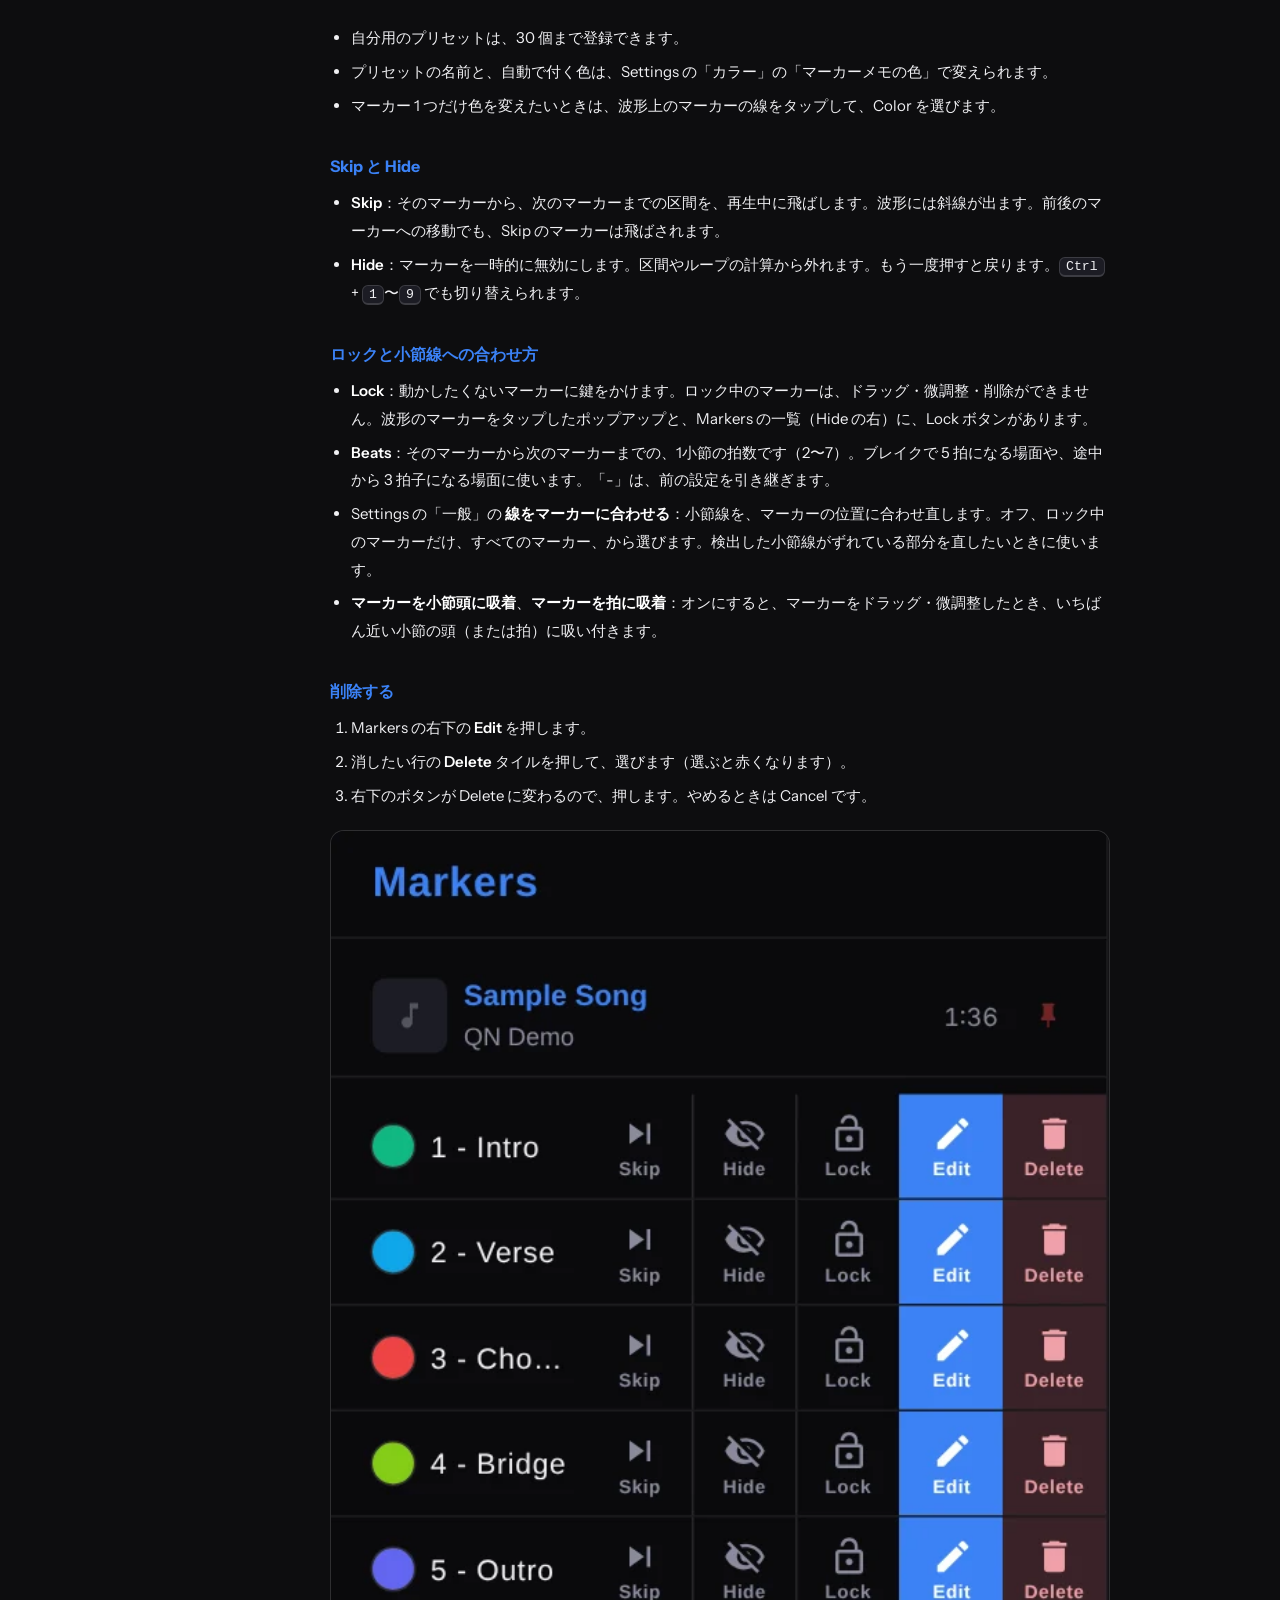
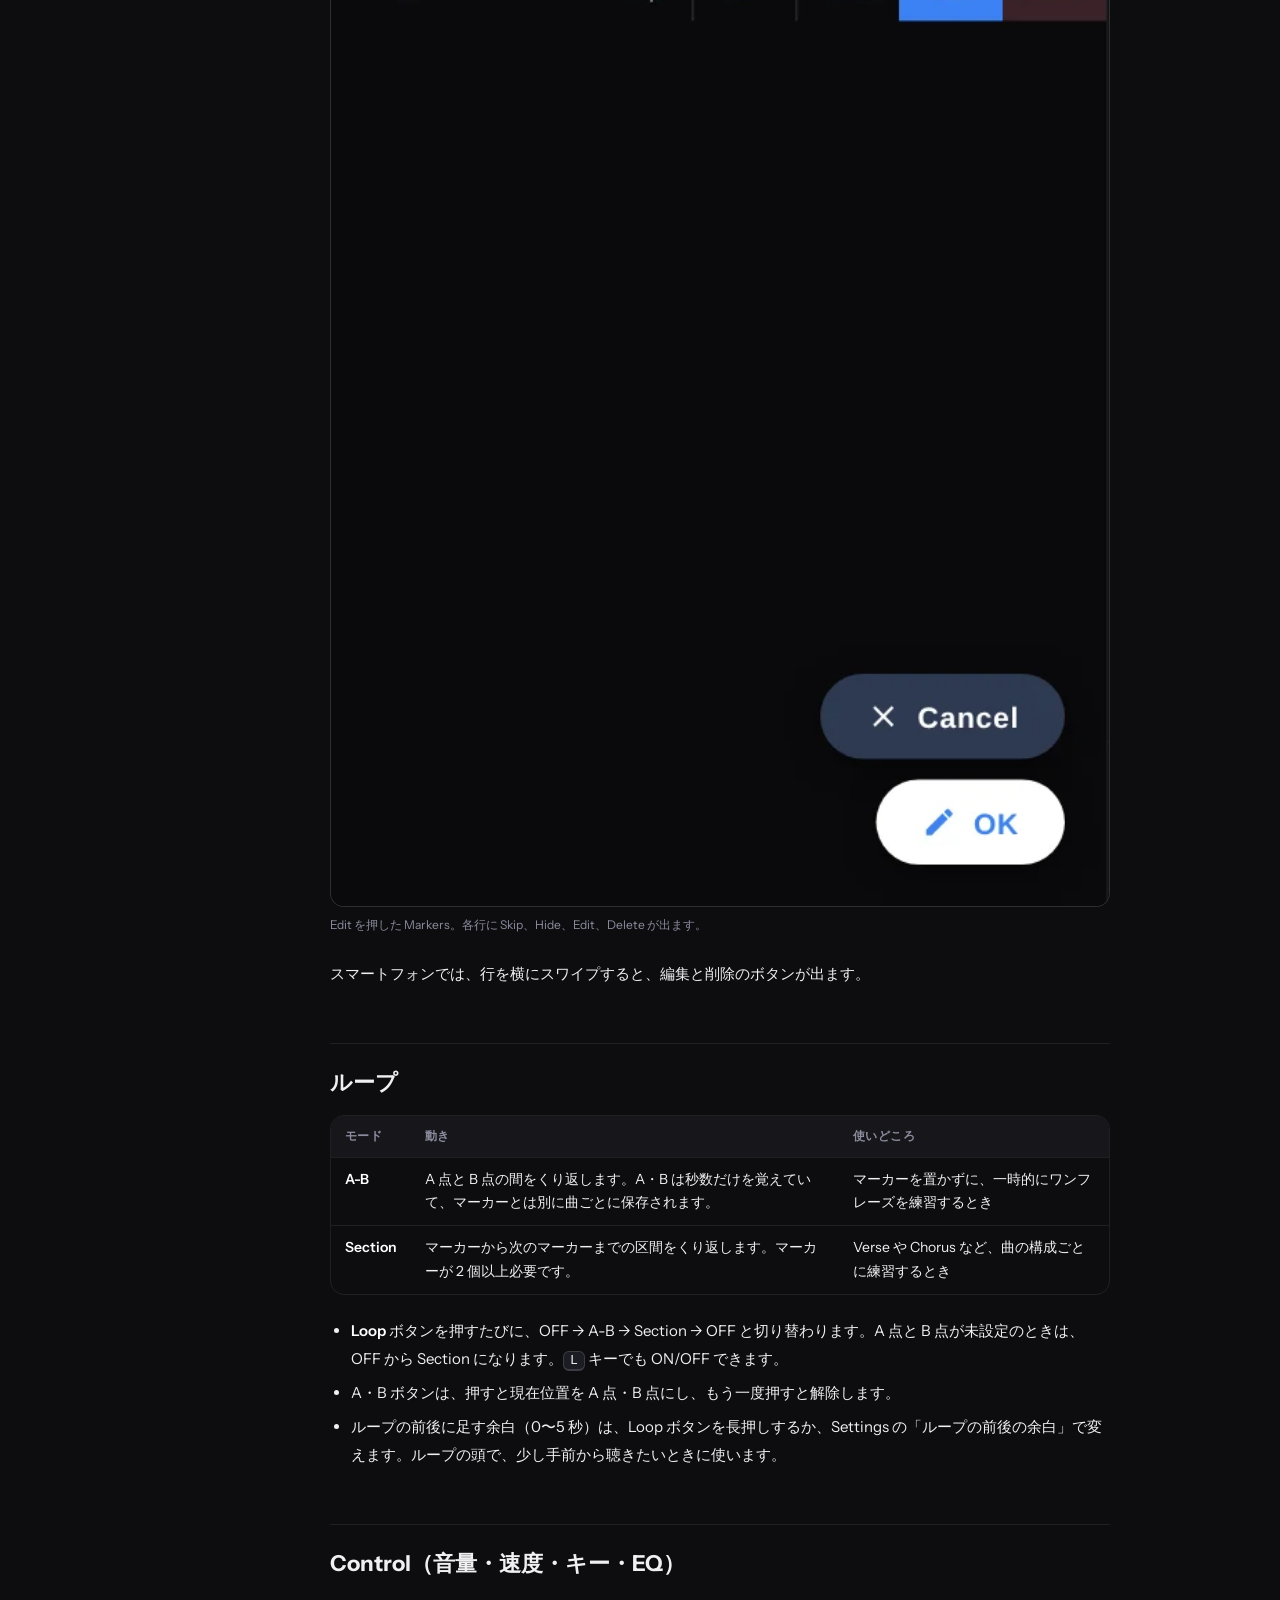
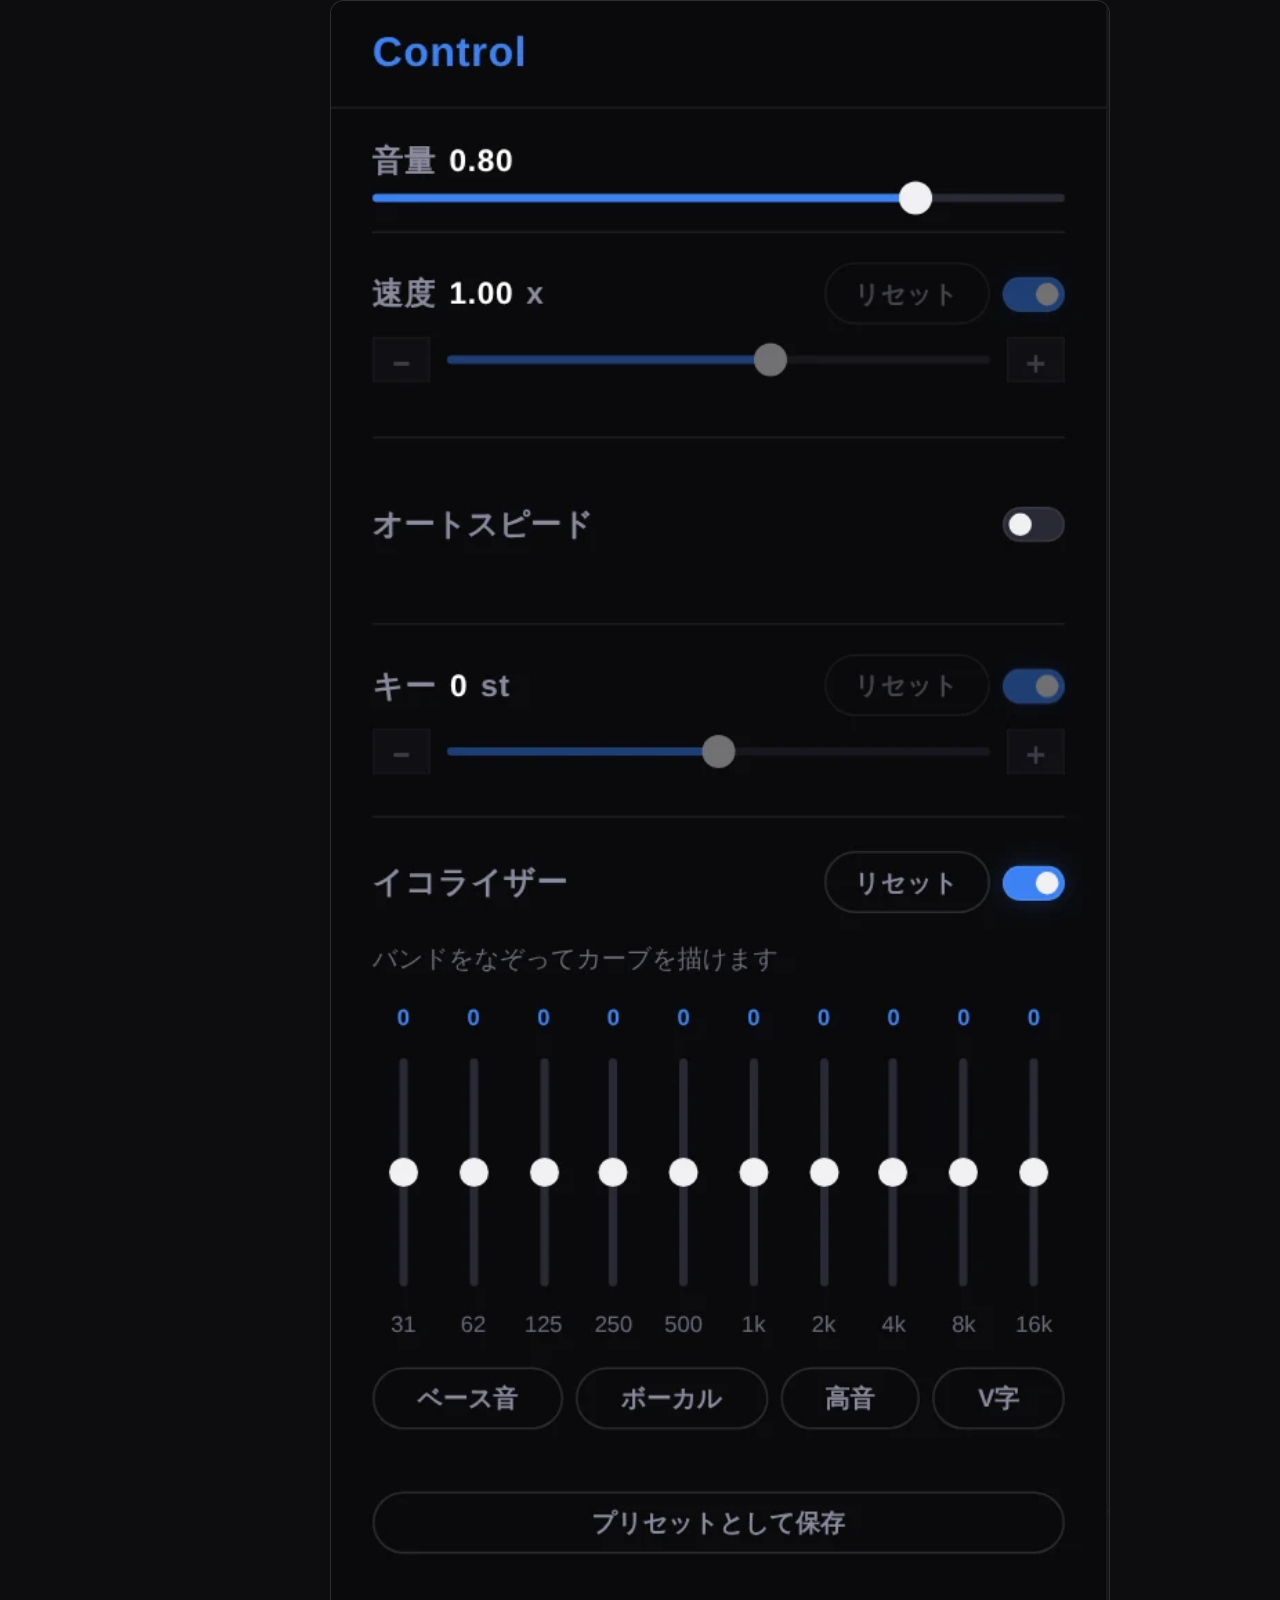
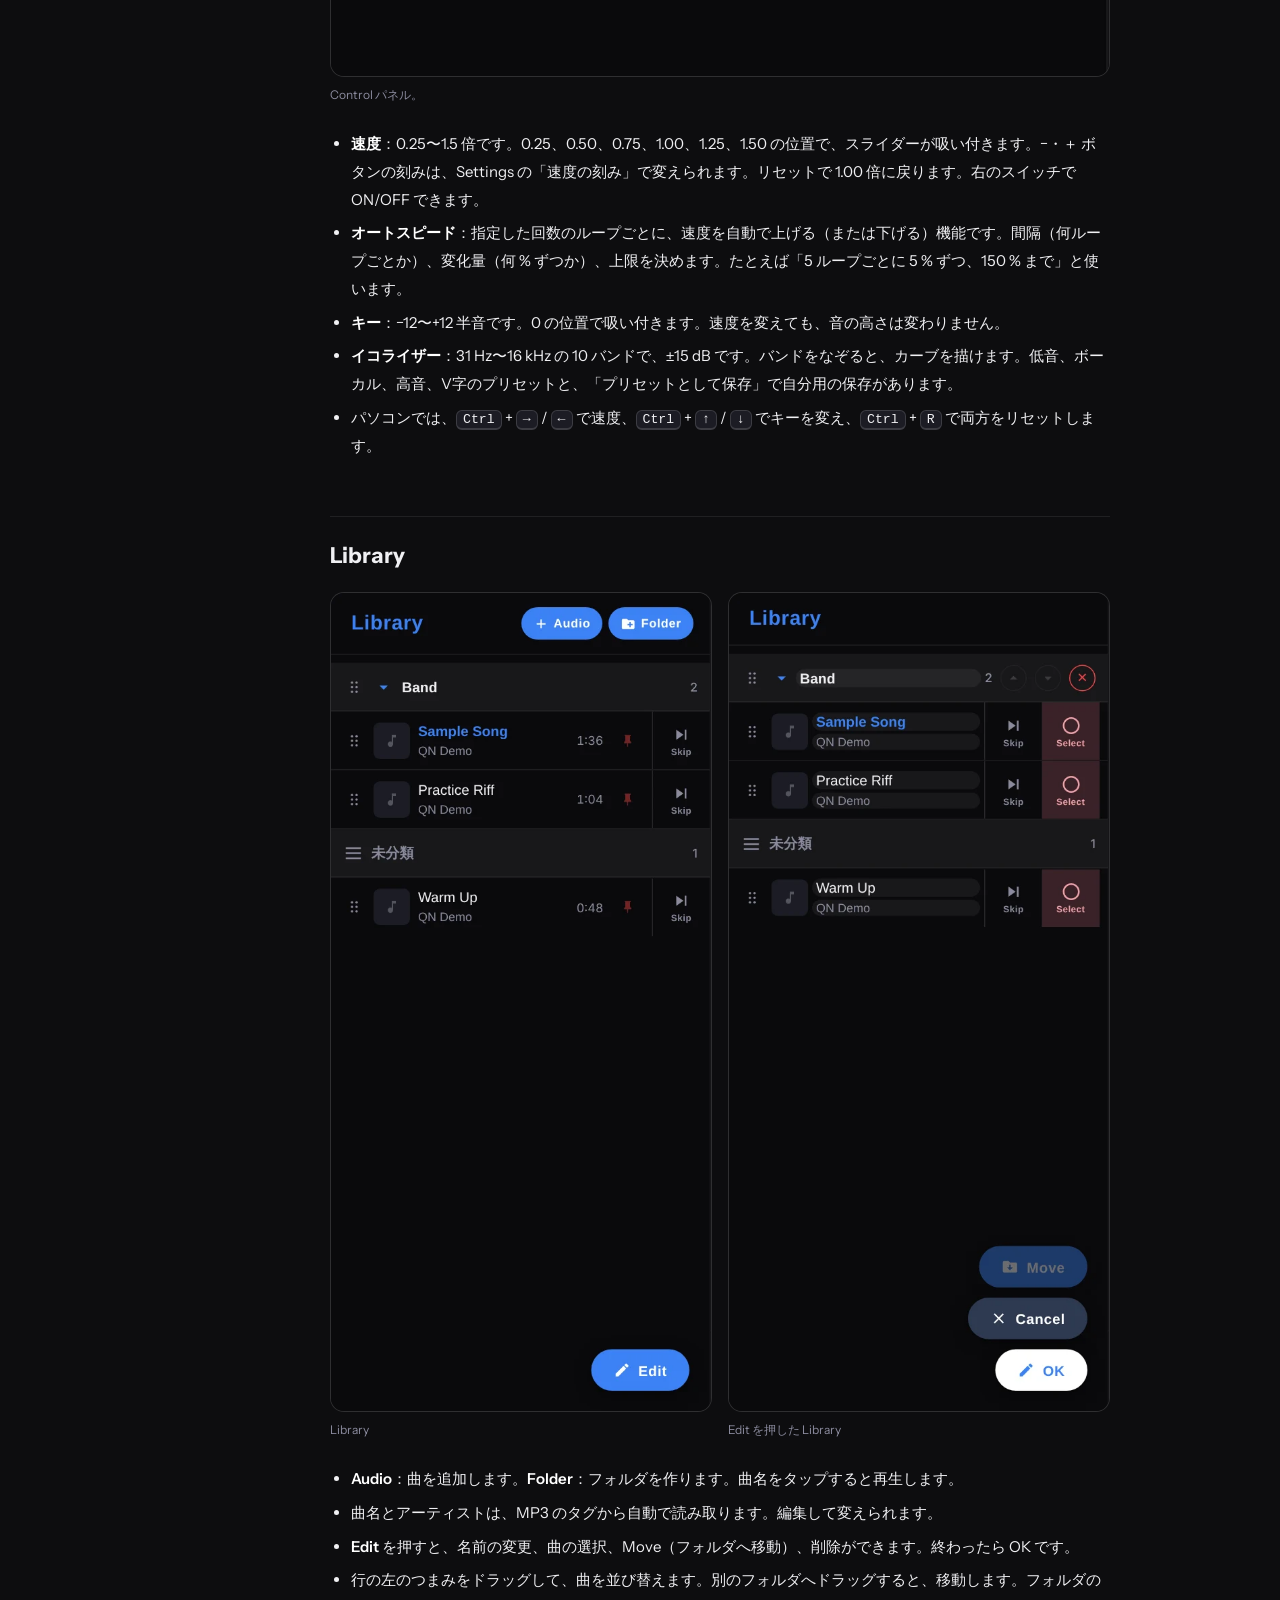
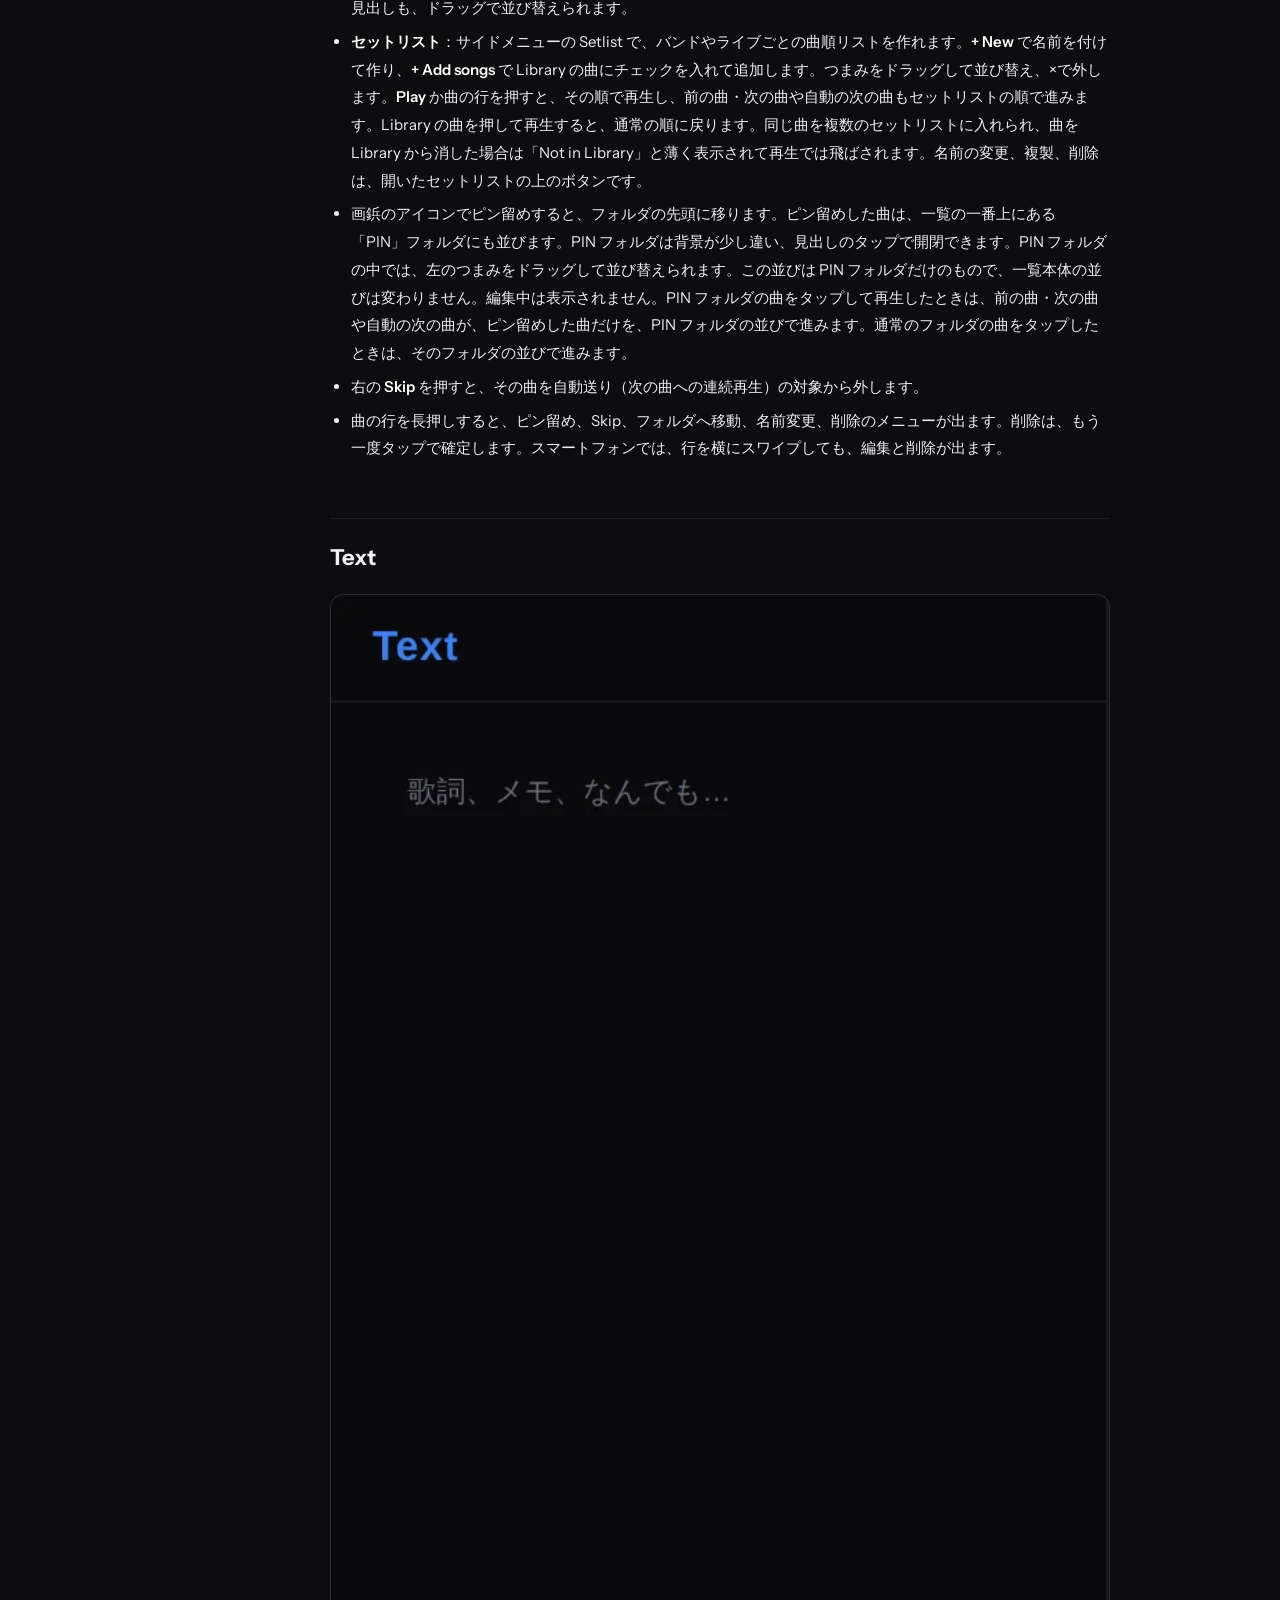
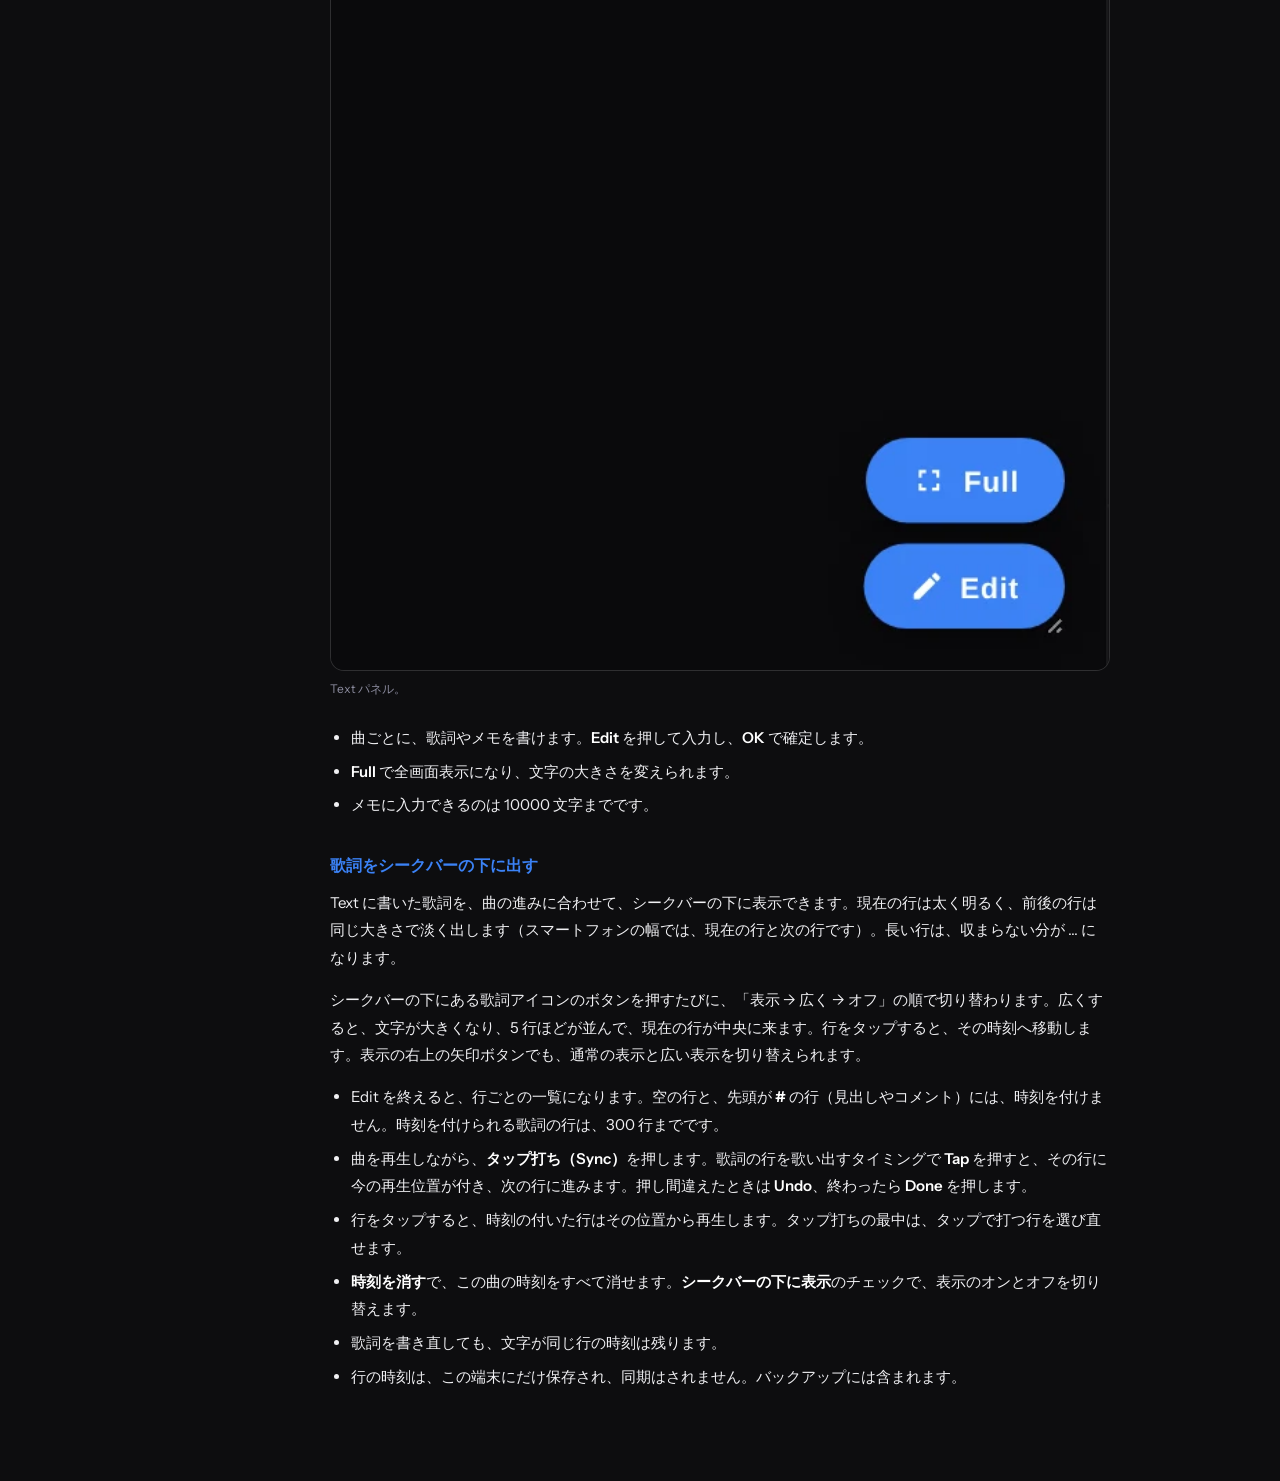
<file: guide/operations.html>
<!DOCTYPE html>
<html lang="ja">
<head>
<meta charset="UTF-8">
<meta name="viewport" content="width=device-width, initial-scale=1">
<title>操作ガイド | QNPLAYER ガイド</title>
<link rel="icon" type="image/x-icon" href="../favicon/favicon.ico">
<link rel="stylesheet" href="https://fonts.googleapis.com/css2?family=Instrument+Sans:wght@400;500;600;700&amp;display=swap">
<link rel="stylesheet" href="guide.css">
<script src="../JS/qn-features.js"></script>
<script src="guide.js"></script>
<script async src="https://pagead2.googlesyndication.com/pagead/js/adsbygoogle.js?client=ca-pub-2741844895313533"
     crossorigin="anonymous"></script>
</head>
<body>
<header class="g-top">
  <a class="g-logo" href="index.html"><b>QN</b>PLAYER<small>ガイド</small></a>
  <span class="g-top-spacer"></span>
  <a class="g-back" href="../index.html">アプリへ戻る</a>
</header>
<div class="g-shell">
  <nav class="g-nav" aria-label="ガイドの目次">
    <p class="g-nav-title">Guide</p>
    <a href="index.html">はじめに</a><a href="start.html">はじめての方へ</a><a href="screen.html">画面の見かた</a><a href="operations.html" class="is-current">操作ガイド</a><a href="data.html">保存・バックアップ・同期</a><a href="apps.html">アプリの切り替え</a><a href="plan.html">無料版とPremium</a><a href="reference.html">設定・ショートカット・FAQ</a>
  </nav>
  <main class="g-main">
    <p class="g-eyebrow">OPERATIONS</p>
    <h1>操作ガイド</h1>
    <p class="g-lead">各機能の使い方です。</p>

<h2 id="play">再生とリピート</h2>
<ul>
  <li>再生・一時停止は <strong>Play</strong> ボタン、または <kbd>Space</kbd> キーです。<kbd>Enter</kbd> キーで曲の先頭に戻ります。<kbd>,</kbd> と <kbd>.</kbd> でスキップ（設定した秒数）、<kbd>Shift</kbd> + <kbd>←</kbd> <kbd>→</kbd> で 5 秒の移動、<kbd>[</kbd> と <kbd>]</kbd> で A 点と B 点を設定できます。</li>
  <li><strong>−10s</strong> と <strong>+10s</strong> で、数秒ぶん戻る・進むことができます。秒数は Settings の「スキップボタン」で 5、10、15、30、60 秒から選べます。</li>
  <li><strong>Track</strong> ボタンで前後の曲へ移動します。長押しすると、フォルダや曲の一覧から選んで移動できます。</li>
  <li><strong>Repeat</strong> は、押すたびに 1曲、フォルダ、全曲、OFF と切り替わります。OFF のときは、Library を順に再生して、最後で止まります。</li>
  <li>前・次のマーカーのボタンを<strong>長押し</strong>すると、前・次の曲へ移ります。スマートフォンでは、シークバーの上の曲名を<strong>上へスワイプ</strong>すると次の曲、<strong>下へスワイプ</strong>すると前の曲へ移ります。</li>
  <li>パソコンでは、下段の Volume・Speed・Key のアイコンを押すと、その上にバーが出ます。バーの外を押すか <kbd>Esc</kbd> で閉じます。初期値から変えている時は、アイコンの色が変わります。</li>
  <li>Speed と Key のバーは、<strong>ダブルクリック</strong>（スマートフォンではダブルタップ）で、初期値（1.00x、0）に戻ります。</li>
  <li>Control パネルの Speed と Key にある「適用」スイッチを OFF にすると、設定した値は残したまま、元の速さ・元のキーで再生します。もう一度 ON にすると設定値で再生します。</li>
</ul>

<h2 id="seekbar">波形シークバー</h2>
<p>曲を 1 行ずつに区切って、縦に並べています。行の左には、その行の開始時刻が出ます。</p>
<div class="g-fig-row"><figure class="g-fig"><img src="img/pc-seekpop.webp" alt="タップした位置の操作ポップアップ" loading="lazy"><figcaption>タップした位置の操作ポップアップ</figcaption></figure><figure class="g-fig"><img src="img/pc-markerpop.webp" alt="マーカーの線をタップしたポップアップ" loading="lazy"><figcaption>マーカーの線をタップしたポップアップ</figcaption></figure></div>
<ul>
  <li><strong>タップ</strong>：その位置へ移動します。再生中にタップしたときは、その位置から再生を続けます。停止中にタップしたときは、移動だけして再生はしません。同時に、ポップアップが開きます。</li>
  <li>ポップアップの <strong>A（Start）</strong>・<strong>B（End）</strong>：その位置を A 点・B 点にします。<strong>Marker</strong> はマーカーを置き、<strong>Loop</strong> はその位置の区間をくり返します。</li>
  <li>時刻の左右の矢印で、位置を 0.1 秒ずつ微調整できます。</li>
  <li>マーカーの線をタップすると、Start、End、Loop、Marker（削除）、Color、Skip、Beats、Lock、Hide のポップアップが 2 段で開きます。</li>
  <li>マーカーの線・A・B の旗・Markers の行をタップすると、その位置へ移動します。再生中は再生を続け、停止中は移動だけして再生はしません。</li>
  <li>マーカーと A・B の旗は、ドラッグして動かせます。</li>
  <li>スマートフォンでは、<strong>長押し</strong>でマーカーを追加、<strong>横スワイプ</strong>でスクラブ、再生中の<strong>ダブルタップ</strong>でその位置で停止します。</li>
  <li>表示の調整は、Settings の「一般」にある「シークバー」で行います。バーの長さ（1 本の秒数）は 1 秒刻みのスライダーで、波形の形はミラーか下揃えから選びます。バーの長さの横の「Fit」を押すと、曲全体が画面の行数に収まる最小の長さになります。再生位置への追従を切ると、再生しても画面は自動でスクロールしません。自分でスクロールしたあとは、設定した秒数だけ追従を止めます。</li>
</ul>

<h2 id="chords" data-feature="chords beats">コードと小節線</h2>
<p data-feature="chords">曲の和音（コード）と、小節の区切り・拍を、端末の中で自動で解析して、シークバーに表示します。解析の結果は目安です。ずれたときは、手で直せます。</p>
<p data-feature-not="chords">曲の小節の区切りと拍を、端末の中で自動で解析して、シークバーに表示します。解析の結果は目安です。ずれたときは、手で直せます。</p>
<figure class="g-fig" data-feature="chords"><img src="img/pc-chords.webp" alt="Chords パネル。検出結果、キー、小節線の設定。" loading="lazy"><figcaption>Chords パネル（検出結果・キー・小節線の設定）。</figcaption></figure>
<h3 data-feature="chords">表示を切り替える</h3>
<ul>
  <li>波形エリアの調整帯にある <strong>View</strong> を押すたびに、波形、コード（C Am7 など）、ディグリー（I vi7 など）と切り替わります。</li>
  <li>コードとディグリーは、はじめて表示するときに解析します（解析中は進み具合が % で出ます）。</li>
  <li><strong>Edit</strong> をオンにすると、コードをタップして直したり、区間を分けたりつなげたりできます。波形の表示のときは、Edit は出ません。</li>
  <li>コードの詳細度（基本・拡張・フル）、候補の表示、拍への合わせ方などは、Settings の「一般」で変えます。</li>
</ul>
<h3 data-feature="beats">拍・小節線とクリック音</h3>
<ul>
  <li>Settings の「一般」にある <strong>拍・小節線</strong> を、小節のみ、または小節＋拍にすると、薄い縦線が出ます。小節の頭の線は、拍の線より少し濃くなります。</li>
  <li><strong>拍・小節のクリック音</strong> をオンにすると、再生中に、小節の頭で高い音、拍で低い音が鳴ります。線が合っているかを、耳で確かめられます。</li>
  <li>波形の右下（スマートフォンでは波形の下のボタン列）にある<strong>メトロノームのボタン</strong>で、クリック音をすぐにオン・オフできます。となりの<strong>線のボタン</strong>は、小節線と拍の線の表示の切り替えです。押すたびに「小節＋拍」→「小節」→オフの順に変わります。設定の「Grid」と連動します。</li>
  <li>メトロノームのボタンを<strong>長押し</strong>すると、クリック音の位置調整が出ます。線のボタンを<strong>長押し</strong>すると、マーカーの小節吸着と拍吸着を別々にオン・オフできます。</li>
  <li>Bluetooth のイヤホンなどで、クリック音が早い・遅いと感じたときは、<strong>クリック音の位置調整</strong>で、この端末の分だけ動かせます。</li>
  <li><strong>正確なシーク</strong>（初期状態はオン）：曲の中でジャンプすると、再生位置が数百ミリ秒ずれる音源があります。オンにすると、最初のジャンプのときに曲をメモリ上で変換して、以後のジャンプを正確にします。長い曲（約 25 分より長い曲）には使われません。ジャンプのあとに再生が止まる端末では、オフにしてください。</li>
</ul>
<h3 data-feature="chords beats">この曲の設定（<span data-feature="chords">Chords</span><span data-feature-not="chords">Beats</span> パネル）</h3>
<p>サイドメニューの <strong data-feature="chords">Chords</strong><strong data-feature-not="chords">Beats</strong> で、曲ごとに保存される設定を変えます。</p>
<ul>
  <li data-feature="chords"><strong>コードのキー</strong>：音名とディグリーに使うキーです。自動にすると、解析で見つけたキーを使います。</li>
  <li><strong>1小節の拍数</strong>：自動では 3 か 4 を選びます。合っていないときに変えます。</li>
  <li><strong>小節の頭</strong>：どの拍を小節の 1 拍目にするかをずらします。</li>
  <li><strong>小節頭の位置</strong>：再生位置を小節の頭にします。拍と拍のあいだでも指定できます。</li>
  <li><strong>拍のテンポ</strong>：検出したテンポが 2 倍や半分になっているときに、倍・半分に直します。</li>
  <li><strong>コードの再解析</strong>：この曲の拍・小節（とコード）を解析し直します。手で直した部分は残ります。</li>
</ul>

<h2 id="markers">マーカー</h2>
<h3>置く・移動する</h3>
<ul>
  <li>置く：<strong>Marker</strong>（＋）ボタン、<kbd>P</kbd> / <kbd>M</kbd> キー、ポップアップの Marker、スマートフォンの長押し。</li>
  <li>移動する：<kbd>→</kbd> / <kbd>←</kbd> で次・前のマーカー、<kbd>↑</kbd> / <kbd>↓</kbd> で最初・最後のマーカーへ。<kbd>1</kbd>〜<kbd>9</kbd> で番号のマーカーへジャンプします。</li>
</ul>
<h3>メモと色</h3>
<p>Markers の一覧で、色丸をタップするか、Edit から編集を押すと、メモの入力欄とプリセットが開きます。プリセットは Intro、Verse、Pre-chorus、Chorus、Last Chorus、Bridge、Solo、Outro です。選ぶとメモと一緒に、色が自動で付きます。</p>
<figure class="g-fig"><img src="img/pc-memo-edit.webp" alt="メモの入力欄とプリセット。" loading="lazy"><figcaption>メモの入力欄とプリセット。</figcaption></figure>
<ul>
  <li>自分用のプリセットは、30 個まで登録できます。</li>
  <li>プリセットの名前と、自動で付く色は、Settings の「カラー」の「マーカーメモの色」で変えられます。</li>
  <li>マーカー 1 つだけ色を変えたいときは、波形上のマーカーの線をタップして、Color を選びます。</li>
</ul>
<h3>Skip と Hide</h3>
<ul>
  <li><strong>Skip</strong>：そのマーカーから、次のマーカーまでの区間を、再生中に飛ばします。波形には斜線が出ます。前後のマーカーへの移動でも、Skip のマーカーは飛ばされます。</li>
  <li><strong>Hide</strong>：マーカーを一時的に無効にします。区間やループの計算から外れます。もう一度押すと戻ります。<kbd>Ctrl</kbd> + <kbd>1</kbd>〜<kbd>9</kbd> でも切り替えられます。</li>
</ul>
<h3>ロックと小節線への合わせ方</h3>
<ul>
  <li><strong>Lock</strong>：動かしたくないマーカーに鍵をかけます。ロック中のマーカーは、ドラッグ・微調整・削除ができません。波形のマーカーをタップしたポップアップと、Markers の一覧（Hide の右）に、Lock ボタンがあります。</li>
  <li data-feature="beats"><strong>Beats</strong>：そのマーカーから次のマーカーまでの、1小節の拍数です（2〜7）。ブレイクで 5 拍になる場面や、途中から 3 拍子になる場面に使います。「-」は、前の設定を引き継ぎます。</li>
  <li data-feature="beats">Settings の「一般」の <strong>線をマーカーに合わせる</strong>：小節線を、マーカーの位置に合わせ直します。オフ、ロック中のマーカーだけ、すべてのマーカー、から選びます。検出した小節線がずれている部分を直したいときに使います。</li>
  <li data-feature="beats"><strong>マーカーを小節頭に吸着</strong>、<strong>マーカーを拍に吸着</strong>：オンにすると、マーカーをドラッグ・微調整したとき、いちばん近い小節の頭（または拍）に吸い付きます。</li>
</ul>

<h3>削除する</h3>
<ol>
  <li>Markers の右下の <strong>Edit</strong> を押します。</li>
  <li>消したい行の <strong>Delete</strong> タイルを押して、選びます（選ぶと赤くなります）。</li>
  <li>右下のボタンが Delete に変わるので、押します。やめるときは Cancel です。</li>
</ol>
<figure class="g-fig"><img src="img/pc-markers-edit.webp" alt="Edit を押した Markers。各行に Skip、Hide、Edit、Delete が出ます。" loading="lazy"><figcaption>Edit を押した Markers。各行に Skip、Hide、Edit、Delete が出ます。</figcaption></figure>
<p>スマートフォンでは、行を横にスワイプすると、編集と削除のボタンが出ます。</p>

<h2 id="loop">ループ</h2>
<div class="g-table-wrap"><table><thead><tr><th>モード</th><th>動き</th><th>使いどころ</th></tr></thead><tbody><tr><td class="wrap-first">A-B</td><td>A 点と B 点の間をくり返します。A・B は秒数だけを覚えていて、マーカーとは別に曲ごとに保存されます。</td><td>マーカーを置かずに、一時的にワンフレーズを練習するとき</td></tr><tr><td class="wrap-first">Section</td><td>マーカーから次のマーカーまでの区間をくり返します。マーカーが 2 個以上必要です。</td><td>Verse や Chorus など、曲の構成ごとに練習するとき</td></tr></tbody></table></div>
<ul>
  <li><strong>Loop</strong> ボタンを押すたびに、OFF → A-B → Section → OFF と切り替わります。A 点と B 点が未設定のときは、OFF から Section になります。<kbd>L</kbd> キーでも ON/OFF できます。</li>
  <li>A・B ボタンは、押すと現在位置を A 点・B 点にし、もう一度押すと解除します。</li>
  <li>ループの前後に足す余白（0〜5 秒）は、Loop ボタンを長押しするか、Settings の「ループの前後の余白」で変えます。ループの頭で、少し手前から聴きたいときに使います。</li>
</ul>

<h2 id="control">Control（音量・速度・キー・EQ）</h2>
<figure class="g-fig"><img src="img/pc-control.webp" alt="Control パネル。" loading="lazy"><figcaption>Control パネル。</figcaption></figure>
<ul>
  <li><strong>速度</strong>：0.25〜1.5 倍です。0.25、0.50、0.75、1.00、1.25、1.50 の位置で、スライダーが吸い付きます。−・＋ ボタンの刻みは、Settings の「速度の刻み」で変えられます。リセットで 1.00 倍に戻ります。右のスイッチで ON/OFF できます。</li>
  <li><strong>オートスピード</strong>：指定した回数のループごとに、速度を自動で上げる（または下げる）機能です。間隔（何ループごとか）、変化量（何 % ずつか）、上限を決めます。たとえば「5 ループごとに 5 % ずつ、150 % まで」と使います。</li>
  <li><strong>キー</strong>：−12〜+12 半音です。0 の位置で吸い付きます。速度を変えても、音の高さは変わりません。</li>
  <li><strong>イコライザー</strong>：31 Hz〜16 kHz の 10 バンドで、±15 dB です。バンドをなぞると、カーブを描けます。低音、ボーカル、高音、V字のプリセットと、「プリセットとして保存」で自分用の保存があります。</li>
  <li>パソコンでは、<kbd>Ctrl</kbd> + <kbd>→</kbd> / <kbd>←</kbd> で速度、<kbd>Ctrl</kbd> + <kbd>↑</kbd> / <kbd>↓</kbd> でキーを変え、<kbd>Ctrl</kbd> + <kbd>R</kbd> で両方をリセットします。</li>
</ul>

<h2 id="library">Library</h2>
<div class="g-fig-row"><figure class="g-fig"><img src="img/pc-library.webp" alt="Library" loading="lazy"><figcaption>Library</figcaption></figure><figure class="g-fig"><img src="img/pc-library-edit.webp" alt="Edit を押した Library" loading="lazy"><figcaption>Edit を押した Library</figcaption></figure></div>
<ul>
  <li><strong>Audio</strong>：曲を追加します。<strong>Folder</strong>：フォルダを作ります。曲名をタップすると再生します。</li>
  <li>曲名とアーティストは、MP3 のタグから自動で読み取ります。編集して変えられます。</li>
  <li><strong>Edit</strong> を押すと、名前の変更、曲の選択、Move（フォルダへ移動）、削除ができます。終わったら OK です。</li>
  <li>行の左のつまみをドラッグして、曲を並び替えます。別のフォルダへドラッグすると、移動します。フォルダの見出しも、ドラッグで並び替えられます。</li>
  <li><strong>セットリスト</strong>：サイドメニューの Setlist で、バンドやライブごとの曲順リストを作れます。<strong>+ New</strong> で名前を付けて作り、<strong>+ Add songs</strong> で Library の曲にチェックを入れて追加します。つまみをドラッグして並び替え、×で外します。<strong>Play</strong> か曲の行を押すと、その順で再生し、前の曲・次の曲や自動の次の曲もセットリストの順で進みます。Library の曲を押して再生すると、通常の順に戻ります。同じ曲を複数のセットリストに入れられ、曲を Library から消した場合は「Not in Library」と薄く表示されて再生では飛ばされます。名前の変更、複製、削除は、開いたセットリストの上のボタンです。</li>
  <li>画鋲のアイコンでピン留めすると、フォルダの先頭に移ります。ピン留めした曲は、一覧の一番上にある「PIN」フォルダにも並びます。PIN フォルダは背景が少し違い、見出しのタップで開閉できます。PIN フォルダの中では、左のつまみをドラッグして並び替えられます。この並びは PIN フォルダだけのもので、一覧本体の並びは変わりません。編集中は表示されません。PIN フォルダの曲をタップして再生したときは、前の曲・次の曲や自動の次の曲が、ピン留めした曲だけを、PIN フォルダの並びで進みます。通常のフォルダの曲をタップしたときは、そのフォルダの並びで進みます。</li>
  <li>右の <strong>Skip</strong> を押すと、その曲を自動送り（次の曲への連続再生）の対象から外します。</li>
  <li>曲の行を長押しすると、ピン留め、Skip、フォルダへ移動、名前変更、削除のメニューが出ます。削除は、もう一度タップで確定します。スマートフォンでは、行を横にスワイプしても、編集と削除が出ます。</li>
</ul>

<h2 id="text">Text</h2>
<figure class="g-fig"><img src="img/pc-text.webp" alt="Text パネル。" loading="lazy"><figcaption>Text パネル。</figcaption></figure>
<ul>
  <li>曲ごとに、歌詞やメモを書けます。<strong>Edit</strong> を押して入力し、<strong>OK</strong> で確定します。</li>
  <li><strong>Full</strong> で全画面表示になり、文字の大きさを変えられます。</li>
  <li>メモに入力できるのは 10000 文字までです。</li>
</ul>
<h3>歌詞をシークバーの下に出す</h3>
<p>Text に書いた歌詞を、曲の進みに合わせて、シークバーの下に表示できます。現在の行は太く明るく、前後の行は同じ大きさで淡く出します（スマートフォンの幅では、現在の行と次の行です）。長い行は、収まらない分が … になります。</p>
<p>シークバーの下にある歌詞アイコンのボタンを押すたびに、「表示 → 広く → オフ」の順で切り替わります。広くすると、文字が大きくなり、5 行ほどが並んで、現在の行が中央に来ます。行をタップすると、その時刻へ移動します。表示の右上の矢印ボタンでも、通常の表示と広い表示を切り替えられます。</p>
<ul>
  <li>Edit を終えると、行ごとの一覧になります。空の行と、先頭が <strong>#</strong> の行（見出しやコメント）には、時刻を付けません。時刻を付けられる歌詞の行は、300 行までです。</li>
  <li>曲を再生しながら、<strong>タップ打ち（Sync）</strong>を押します。歌詞の行を歌い出すタイミングで <strong>Tap</strong> を押すと、その行に今の再生位置が付き、次の行に進みます。押し間違えたときは <strong>Undo</strong>、終わったら <strong>Done</strong> を押します。</li>
  <li>行をタップすると、時刻の付いた行はその位置から再生します。タップ打ちの最中は、タップで打つ行を選び直せます。</li>
  <li><strong>時刻を消す</strong>で、この曲の時刻をすべて消せます。<strong>シークバーの下に表示</strong>のチェックで、表示のオンとオフを切り替えます。</li>
  <li>歌詞を書き直しても、文字が同じ行の時刻は残ります。</li>
  <li>行の時刻は、この端末にだけ保存され、同期はされません。バックアップには含まれます。</li>
</ul>

<h2 id="stem" data-feature="stem">Stem（パート分離）</h2>
<div class="g-note"><span class="g-note-title">お知らせ</span>Stem は、今のところパソコン専用です。スマートフォンの画面幅では使えません。QNVIDEO（YouTube）の動画にも使えません。</div>
<p>再生中の曲を、ボーカルやドラムなどのパートに分けて、パートごとに音量を変えたり、消したりして練習できます。処理はブラウザの中で行い、音声は外部に送信されません。</p>
<ul>
  <li>サイドメニューの <strong>Stem</strong> を開き、Library で曲を選んでから、<strong>4 parts</strong> または <strong>6 parts</strong> を選んで分離を始めます。4 パートは Vocals・Drums・Bass・Other、6 パートはこれに Guitar と Piano が加わります。</li>
  <li>初回だけ、分離に使うモデルのデータ（数百 MB 程度）をダウンロードします。ブラウザに保存されるので、2 回目以降は再ダウンロードしません。通信量にご注意ください。</li>
  <li>処理時間は、お使いの端末によって大きく変わります。WebGPU に対応した環境では速く、対応していない環境では CPU で処理するため遅くなります。長い曲は処理できないことがあります（目安：4 パートは 12 分、6 パートは 10 分まで）。</li>
  <li>分離した結果は、曲ごとにブラウザ内に保存されます。<strong>Delete saved parts</strong> で消せます。</li>
  <li><strong>Stem mode</strong> をオンにすると、元の音源の代わりに、分離したパートが再生されます。パートごとに、<strong>Volume</strong>、<strong>Mute</strong>、<strong>Solo</strong> を使えます。パートごとの波形をクリックすると、その位置へ移動します。</li>
  <li>Volume は 0〜100 で、70 が元の音量です。100 にすると、元の約 3 倍まで大きくできます。</li>
  <li>Stem mode のあいだ、EQ と Key は効きません。Speed、シーク、ループ、マーカーは、いつもどおり使えます。</li>
</ul>
<h2 id="rec" data-feature="rec">Rec（録音）</h2>
<p>曲を再生しながら、マイクで録音します。Stem とは別のメニューで、パートに分離していなくても使えます。スマートフォンの画面幅でも使えます。</p>
<ul>
  <li>曲を再生しながら、マイクで録音できます。再生中の好きな位置で <strong>Record</strong> を押すと、そこから録音が始まり、<strong>Stop</strong> で止まります。初回はブラウザからマイクの許可を求められます。</li>
  <li>スピーカーの音を拾わないよう、ヘッドホンを使ってください。</li>
  <li>1 つのトラックに、録音を何回でも追加できます。同じトラックで、前の録音と重なった部分は、新しい録音に置き換わります（前の録音のはみ出した部分は残ります）。録音している間、そのトラックの録音済みの音は鳴りません。</li>
  <li>トラックの下の帯に、録音の位置が出ます。帯を押すと、そのクリップを選べて、<strong>−0.1 s</strong>・<strong>+0.1 s</strong> で前後に動かしたり、<strong>Delete clip</strong> で消したりできます。動かした先で重なる部分は、動かした方が残ります。トラックの × は、そのトラックの録音をすべて消します。</li>
  <li><strong>Waveform</strong> の <strong>1〜4</strong>（または Rec の名前）を押すと、シークバーの波形が、その録音の波形に切り替わります。もう一度押すか、<strong>Song</strong> を押すと、曲の波形に戻ります。</li>
  <li>録音が曲より遅れる、または早いときは、トラックごとの <strong>Delay</strong>（−500〜+500 ms）で合わせます。</li>
  <li>録音の合計は、1 曲あたり 10 分までです。上限に達すると、録音は止まります。クリップを消すと、また録音できます。</li>
  <li><strong>Export recordings</strong> で、録音トラックをミックスした WAV を、<strong>Export with song</strong> で、曲も一緒にミックスした WAV を保存できます。ミュートしたトラックは入りません。書き出しは等速です。速度を変えて録音したものは、時間を伸び縮みさせずに書き出されます。</li>
  <li>録音は、曲ごとにブラウザ内に保存されます。</li>
</ul>

<h2 id="tab" data-feature="tab">Tab（ギター TAB 譜）</h2>
<div class="g-note"><span class="g-note-title">お知らせ</span>Tab は、Library に追加した音声ファイルで使えます。QNVIDEO（YouTube）の動画には使えません。解析はブラウザの中で行い、音声は送信されません。</div>
<ul>
  <li>サイドメニューの <strong>Tab</strong> を開き、<strong>Analyze</strong> を押すと、曲の音をギターの TAB 譜にします。曲の長さは 15 分までです。長い曲やスマートフォンでは、時間がかかることがあります。</li>
  <li>TAB は、再生位置を基準にして左へ流れます。<strong>Follow</strong> をオフにすると、位置が固定されます。<strong>Zoom</strong> で、横の間隔を変えられます。表示をドラッグすると、先や前の部分を見られます。再生中は数秒で元の位置に戻ります。</li>
  <li>TAB をタップすると、その位置にシークします。音を押すと、その音の位置から再生できます。マーカーの位置にも印が出ます。</li>
  <li>弦とフレットは、押さえる手の動きが小さくなるように、自動で選びます。同じ音を弾く方法は何通りもあるので、実際の楽譜と違うことがあります。</li>
  <li>和音、ひずんだ音、バンドの演奏が混ざった曲では、間違いが増えます。ギター 1 本の演奏や、シンプルな編成が向いています。<strong>Stem</strong> でギターのパートに分けた音を、Library に追加して解析する方法もあります。</li>
  <li><strong>Edit</strong> をオンにして音をタップすると、<strong>Position</strong> で押さえる弦とフレットを変えたり、<strong>Hide this note</strong> で誤って拾われた音を隠したりできます。修正した音は、Re-analyze しても残ります。</li>
  <li><strong>Source</strong> で、採譜する対象を選びます。<strong>Mix</strong> は曲全体、<strong>Bass</strong> はベースの 4 弦 TAB、<strong>Guitar</strong> はギターの TAB、<strong>Vocals</strong> は歌のメロディーの五線紙です。Bass・Guitar・Vocals は、<strong>Stem</strong> で曲をパートに分けた後に使えます（Guitar は 6 パートのモードが必要です）。Stem はパソコン専用なので、スマートフォンでは Mix を使います。</li>
  <li>パソコンの画面では、Tab を開いている間、右の波形の場所に、解析したパートの譜面が上から Vocals、Guitar、Bass、Mix の順に並びます（波形は隠れます）。ドラッグで横にスクロールし、タップでその位置にシークします。他のパネルを開くと、波形に戻ります。</li>
  <li>五線紙は、音を時間の位置どおりに置きます。リズム（音符の長さ）には丸めません。小節線は、コードの解析をした曲だけに出ます。歌が低い声のときは、1 オクターブ上に書き、左に「8」を付けます。</li>
  <li><strong>Re-analyze</strong> でやり直し、<strong>Clear</strong> でこの曲の Tab を消します。結果と修正は、曲ごとにブラウザ内に保存されます。</li>
  <li>解析の感度などは、<strong>Settings ＞ 一般 ＞ Tab</strong> で変えます。</li>
</ul>

    <div class="g-pager"><a class="prev" href="screen.html"><small>前のページ</small>画面の見かた</a><a class="next" href="data.html"><small>次のページ</small>保存・バックアップ・同期</a></div>
  </main>
</div>
</body>
</html>
</file>
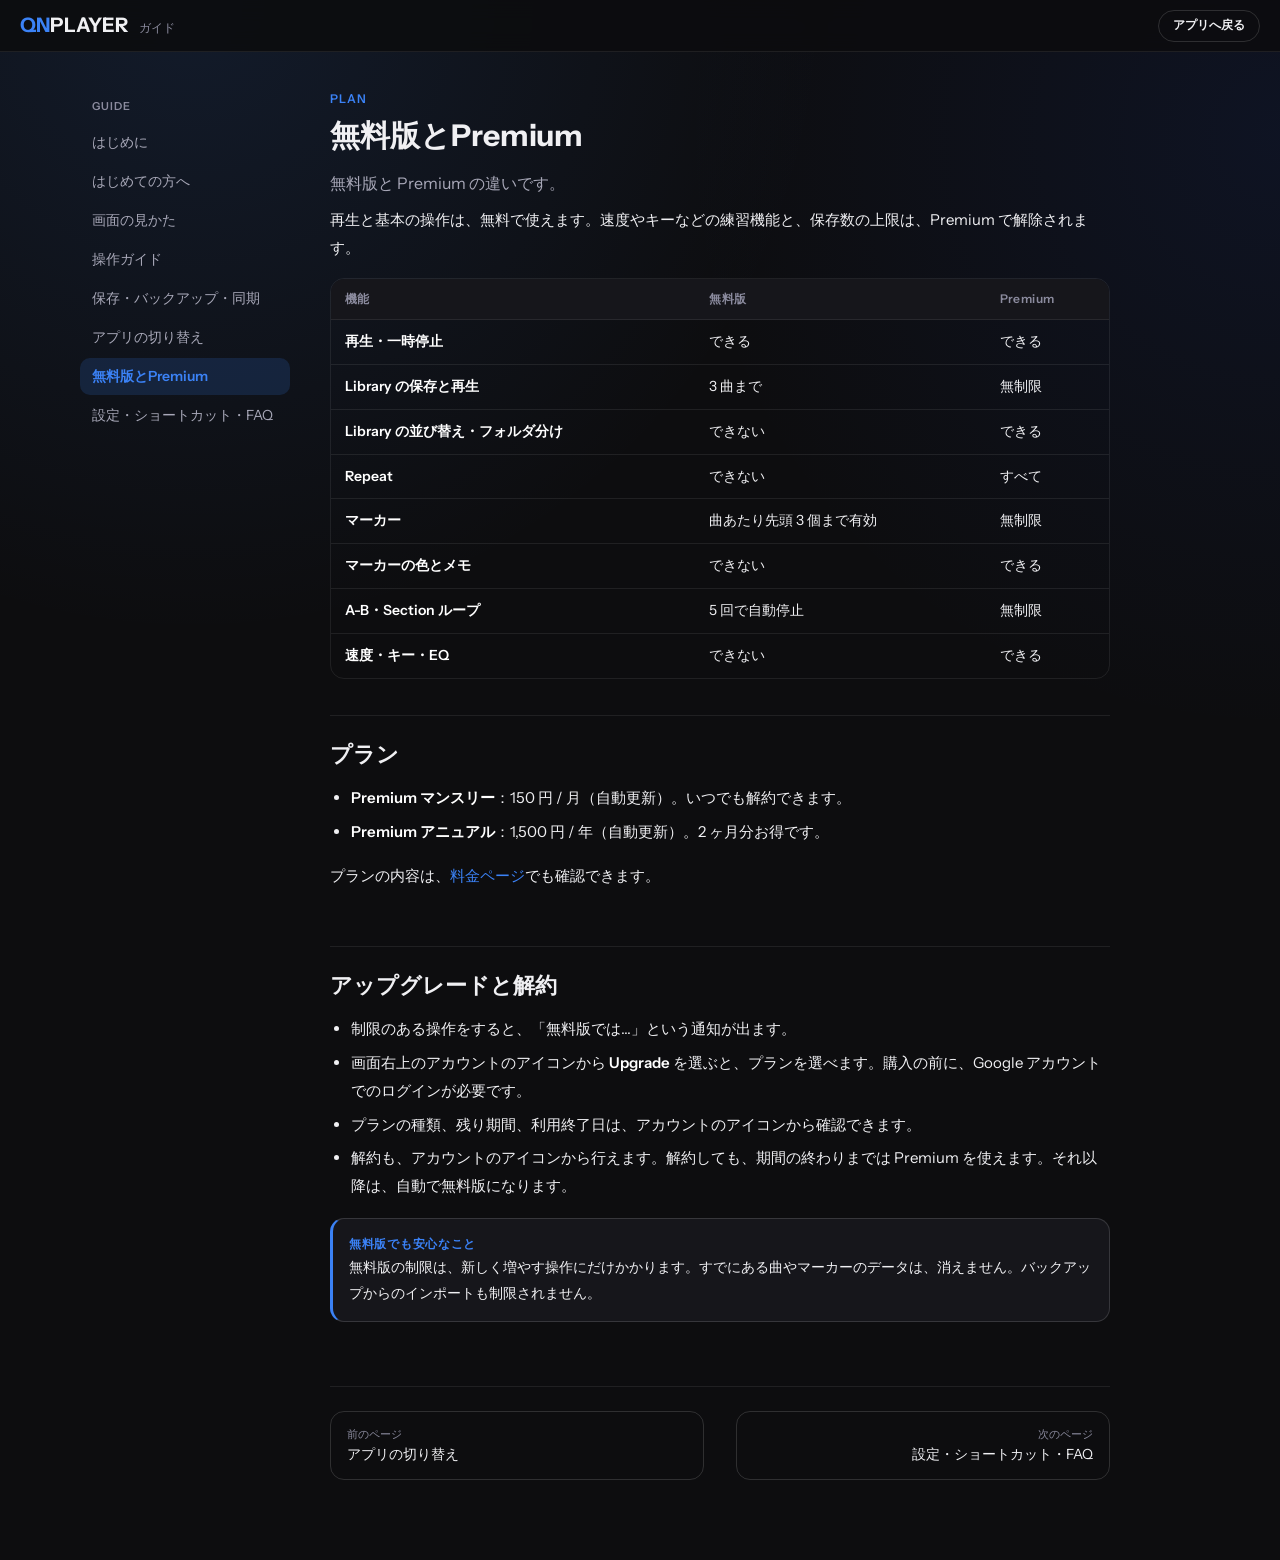
<file: guide/plan.html>
<!DOCTYPE html>
<html lang="ja">
<head>
<meta charset="UTF-8">
<meta name="viewport" content="width=device-width, initial-scale=1">
<title>無料版とPremium | QNPLAYER ガイド</title>
<link rel="icon" type="image/x-icon" href="../favicon/favicon.ico">
<link rel="stylesheet" href="https://fonts.googleapis.com/css2?family=Instrument+Sans:wght@400;500;600;700&amp;display=swap">
<link rel="stylesheet" href="guide.css">
<script src="../JS/qn-features.js"></script>
<script src="guide.js"></script>
<script async src="https://pagead2.googlesyndication.com/pagead/js/adsbygoogle.js?client=ca-pub-2741844895313533"
     crossorigin="anonymous"></script>
</head>
<body>
<header class="g-top">
  <a class="g-logo" href="index.html"><b>QN</b>PLAYER<small>ガイド</small></a>
  <span class="g-top-spacer"></span>
  <a class="g-back" href="../index.html">アプリへ戻る</a>
</header>
<div class="g-shell">
  <nav class="g-nav" aria-label="ガイドの目次">
    <p class="g-nav-title">Guide</p>
    <a href="index.html">はじめに</a><a href="start.html">はじめての方へ</a><a href="screen.html">画面の見かた</a><a href="operations.html">操作ガイド</a><a href="data.html">保存・バックアップ・同期</a><a href="apps.html">アプリの切り替え</a><a href="plan.html" class="is-current">無料版とPremium</a><a href="reference.html">設定・ショートカット・FAQ</a>
  </nav>
  <main class="g-main">
    <p class="g-eyebrow">PLAN</p>
    <h1>無料版とPremium</h1>
    <p class="g-lead">無料版と Premium の違いです。</p>

<p>再生と基本の操作は、無料で使えます。速度やキーなどの練習機能と、保存数の上限は、Premium で解除されます。</p>
<div class="g-table-wrap"><table><thead><tr><th>機能</th><th>無料版</th><th>Premium</th></tr></thead><tbody><tr><td class="wrap-first">再生・一時停止</td><td>できる</td><td>できる</td></tr><tr><td class="wrap-first">Library の保存と再生</td><td>3 曲まで</td><td>無制限</td></tr><tr><td class="wrap-first">Library の並び替え・フォルダ分け</td><td>できない</td><td>できる</td></tr><tr><td class="wrap-first">Repeat</td><td>できない</td><td>すべて</td></tr><tr><td class="wrap-first">マーカー</td><td>曲あたり先頭 3 個まで有効</td><td>無制限</td></tr><tr><td class="wrap-first">マーカーの色とメモ</td><td>できない</td><td>できる</td></tr><tr><td class="wrap-first">A-B・Section ループ</td><td>5 回で自動停止</td><td>無制限</td></tr><tr><td class="wrap-first">速度・キー・EQ</td><td>できない</td><td>できる</td></tr></tbody></table></div>
<h2 id="plans">プラン</h2>
<ul>
  <li><strong>Premium マンスリー</strong>：150 円 / 月（自動更新）。いつでも解約できます。</li>
  <li><strong>Premium アニュアル</strong>：1,500 円 / 年（自動更新）。2 ヶ月分お得です。</li>
</ul>
<p>プランの内容は、<a href="../pricing.html">料金ページ</a>でも確認できます。</p>
<h2 id="how">アップグレードと解約</h2>
<ul>
  <li>制限のある操作をすると、「無料版では…」という通知が出ます。</li>
  <li>画面右上のアカウントのアイコンから <strong>Upgrade</strong> を選ぶと、プランを選べます。購入の前に、Google アカウントでのログインが必要です。</li>
  <li>プランの種類、残り期間、利用終了日は、アカウントのアイコンから確認できます。</li>
  <li>解約も、アカウントのアイコンから行えます。解約しても、期間の終わりまでは Premium を使えます。それ以降は、自動で無料版になります。</li>
</ul>
<div class="g-note"><span class="g-note-title">無料版でも安心なこと</span>無料版の制限は、新しく増やす操作にだけかかります。すでにある曲やマーカーのデータは、消えません。バックアップからのインポートも制限されません。</div>

    <div class="g-pager"><a class="prev" href="apps.html"><small>前のページ</small>アプリの切り替え</a><a class="next" href="reference.html"><small>次のページ</small>設定・ショートカット・FAQ</a></div>
  </main>
</div>
</body>
</html>
</file>
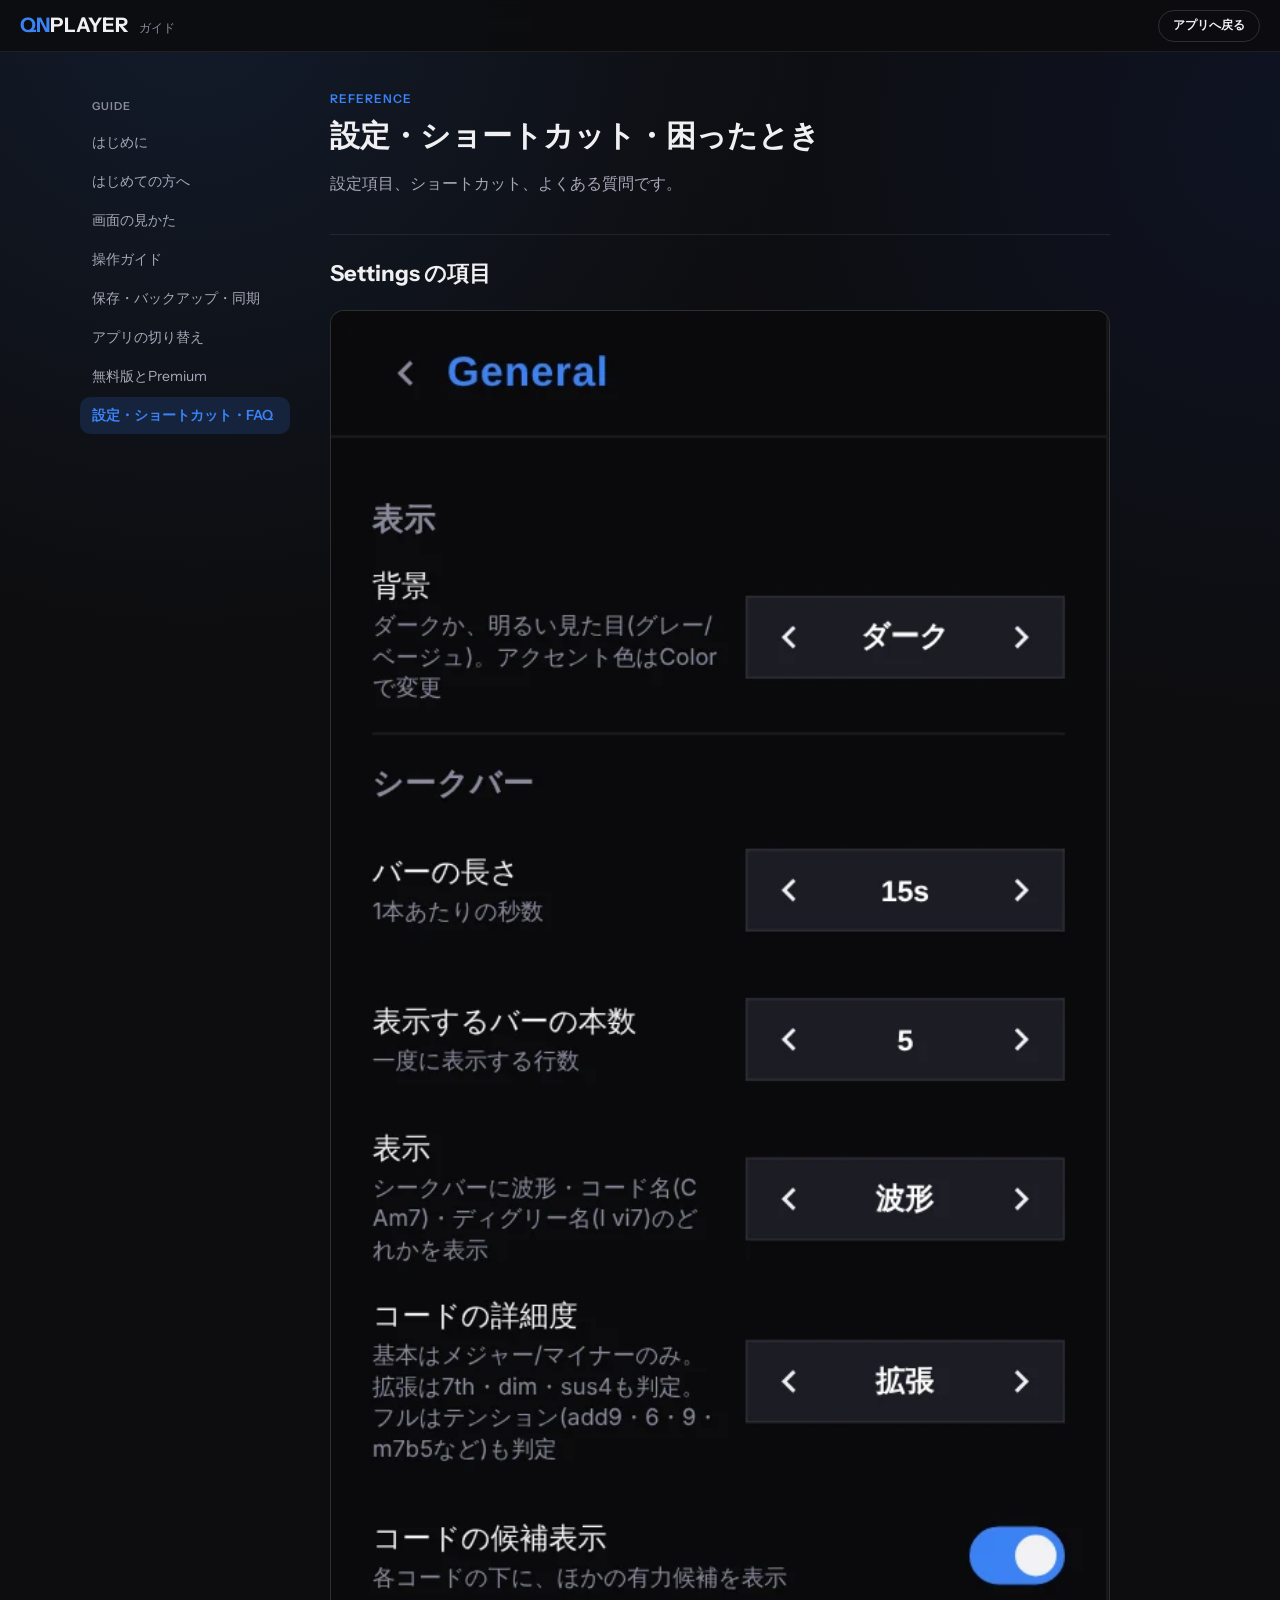
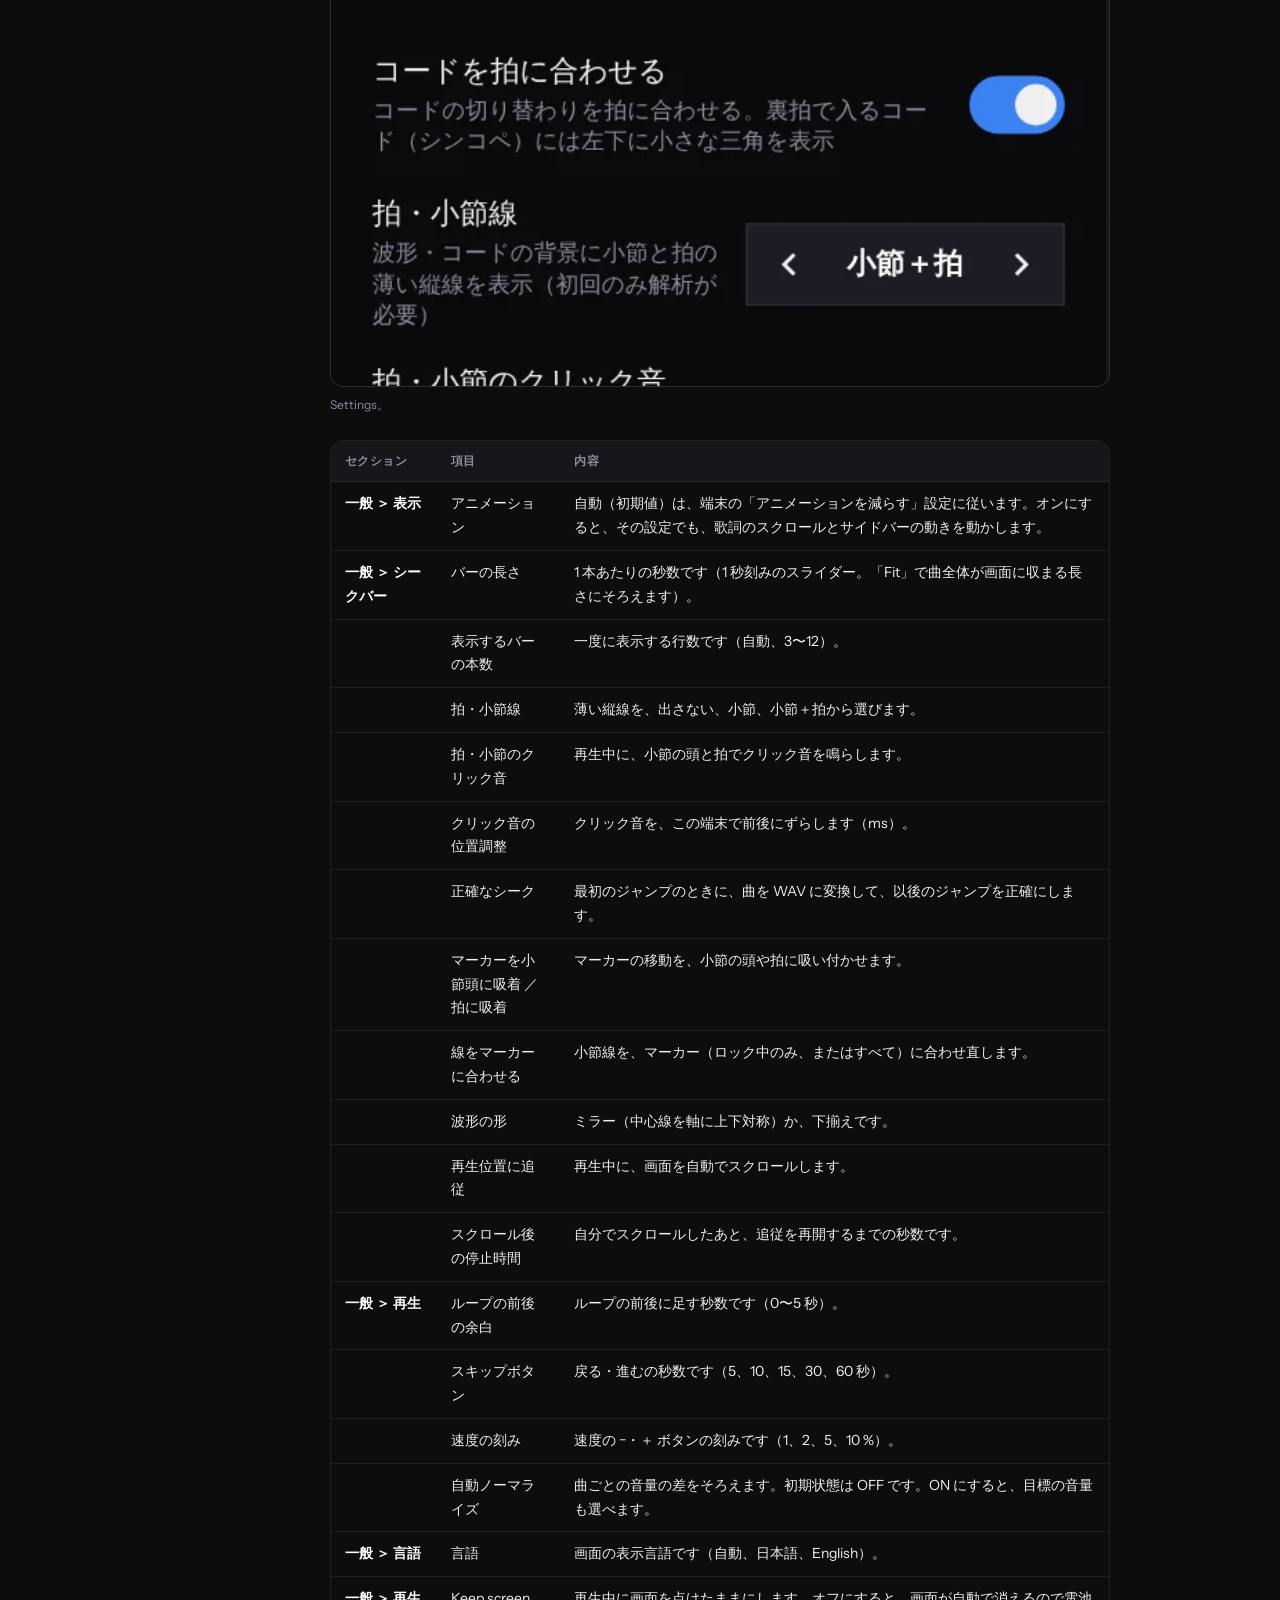
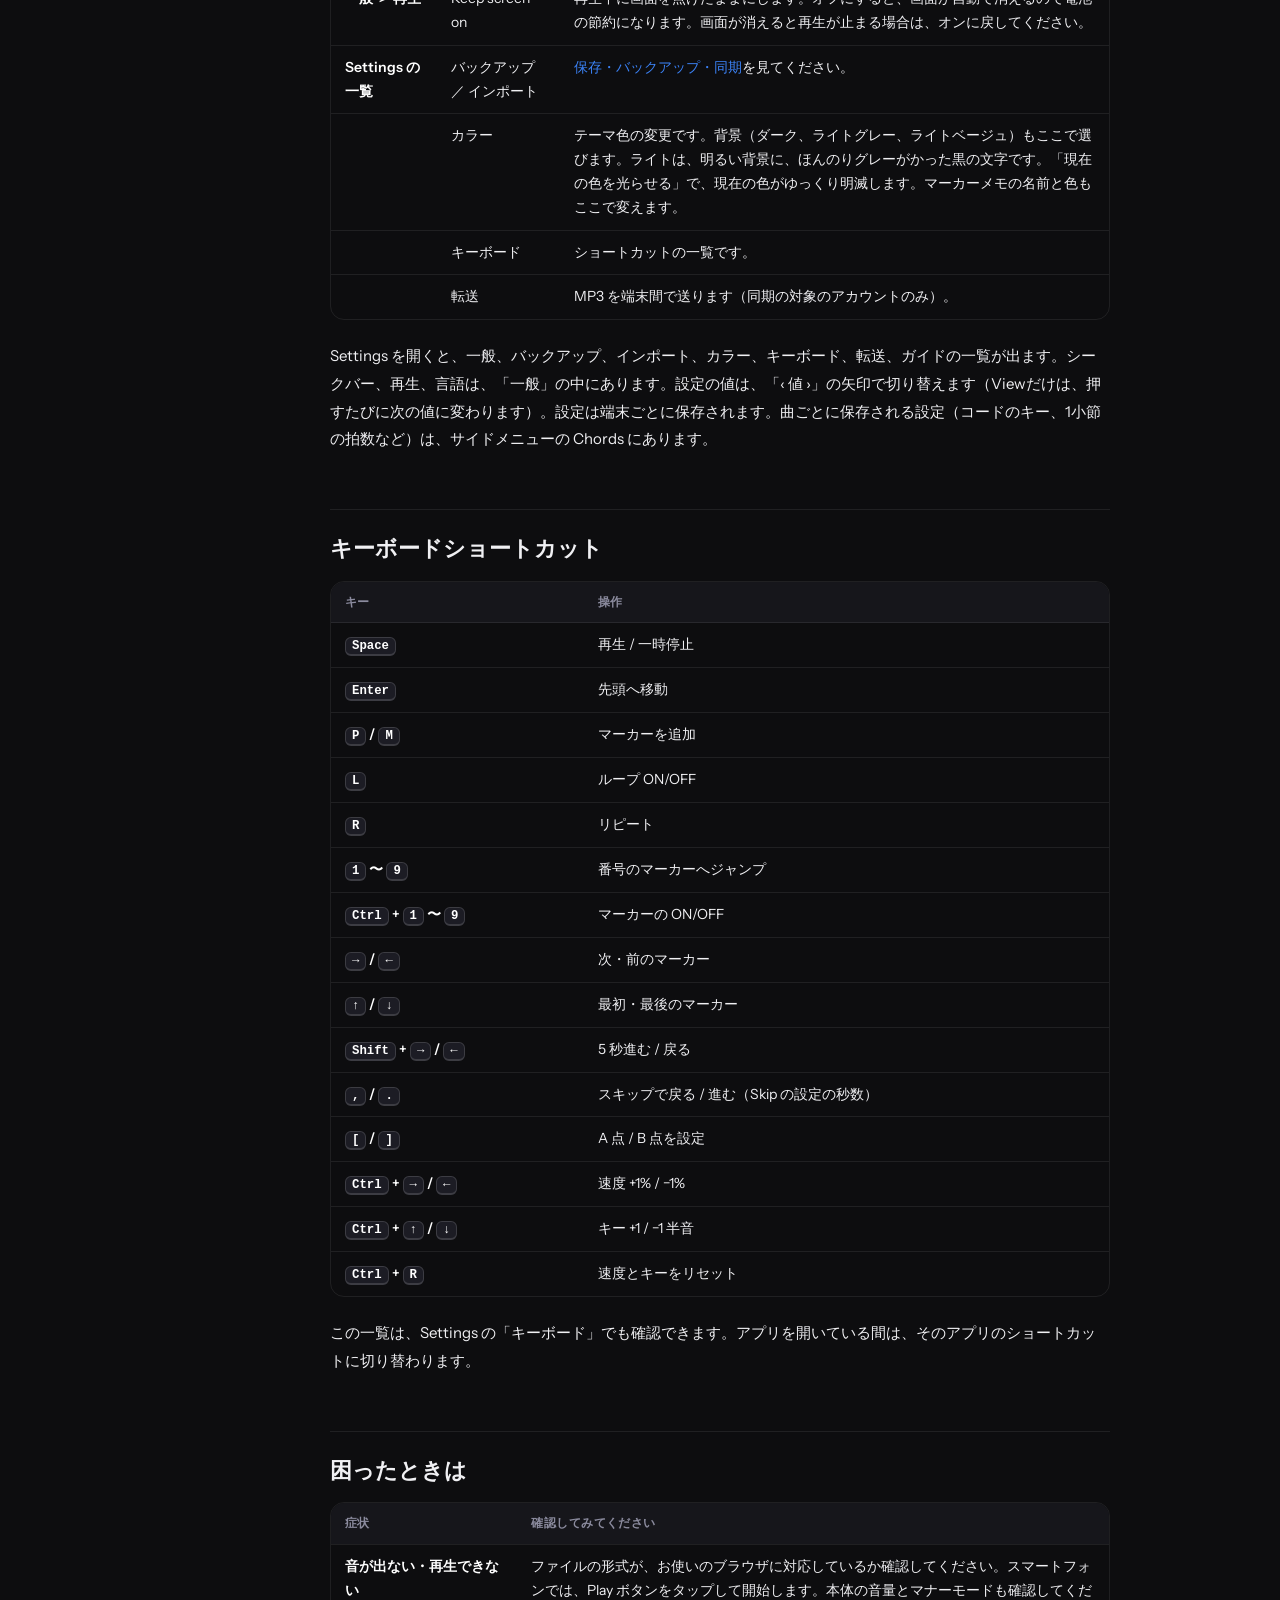
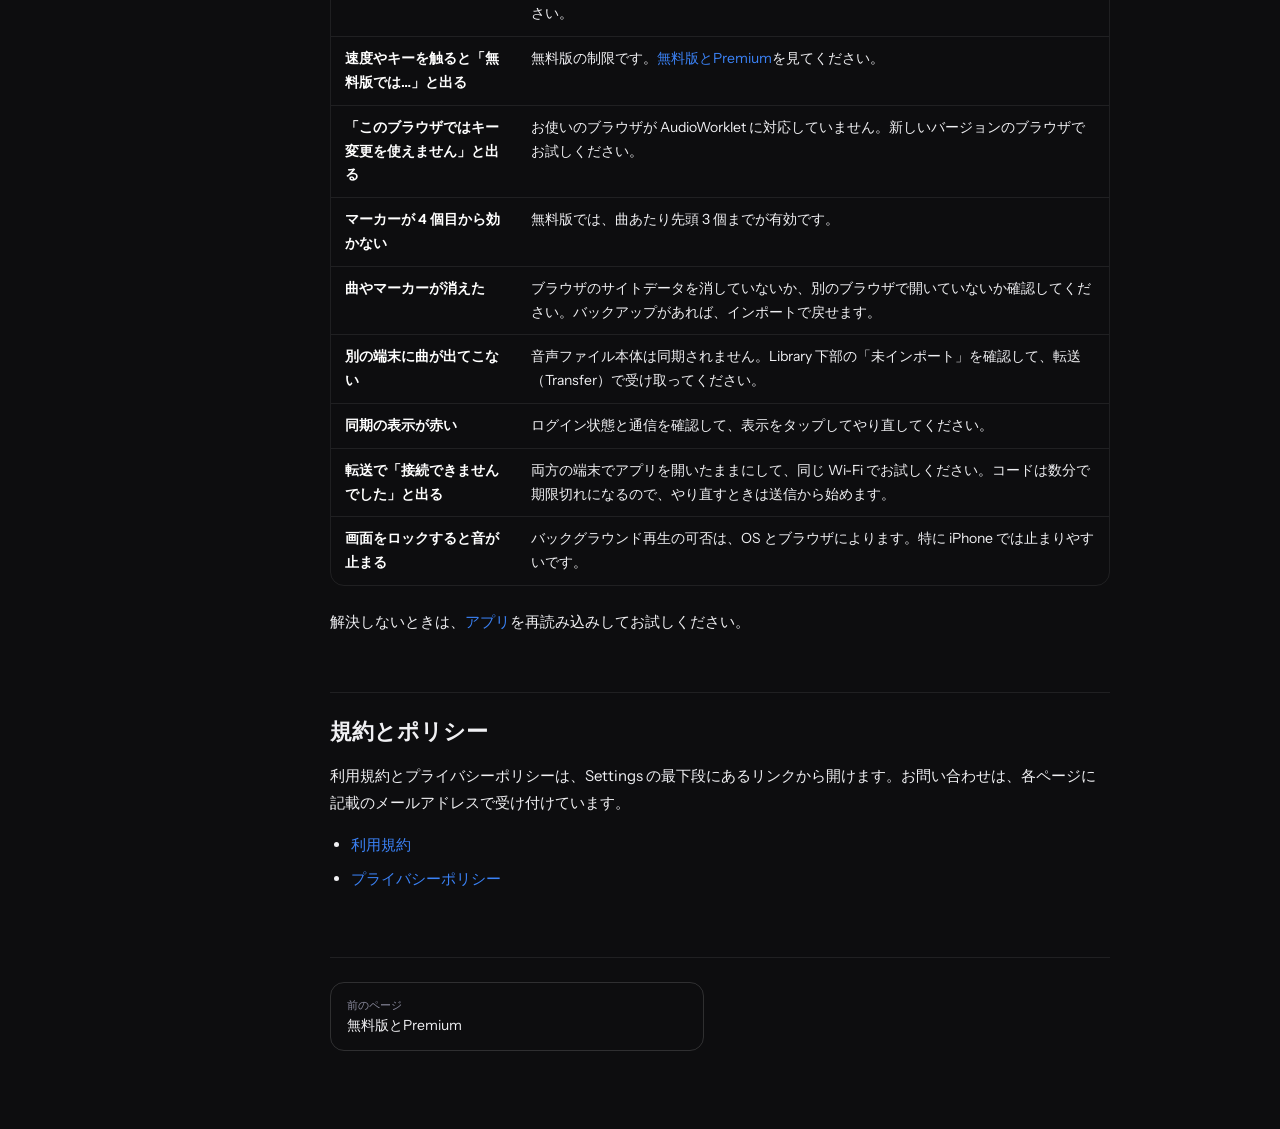
<file: guide/reference.html>
<!DOCTYPE html>
<html lang="ja">
<head>
<meta charset="UTF-8">
<meta name="viewport" content="width=device-width, initial-scale=1">
<title>設定・ショートカット・困ったとき | QNPLAYER ガイド</title>
<link rel="icon" type="image/x-icon" href="../favicon/favicon.ico">
<link rel="stylesheet" href="https://fonts.googleapis.com/css2?family=Instrument+Sans:wght@400;500;600;700&amp;display=swap">
<link rel="stylesheet" href="guide.css">
<script src="../JS/qn-features.js"></script>
<script src="guide.js"></script>
<script async src="https://pagead2.googlesyndication.com/pagead/js/adsbygoogle.js?client=ca-pub-2741844895313533"
     crossorigin="anonymous"></script>
</head>
<body>
<header class="g-top">
  <a class="g-logo" href="index.html"><b>QN</b>PLAYER<small>ガイド</small></a>
  <span class="g-top-spacer"></span>
  <a class="g-back" href="../index.html">アプリへ戻る</a>
</header>
<div class="g-shell">
  <nav class="g-nav" aria-label="ガイドの目次">
    <p class="g-nav-title">Guide</p>
    <a href="index.html">はじめに</a><a href="start.html">はじめての方へ</a><a href="screen.html">画面の見かた</a><a href="operations.html">操作ガイド</a><a href="data.html">保存・バックアップ・同期</a><a href="apps.html">アプリの切り替え</a><a href="plan.html">無料版とPremium</a><a href="reference.html" class="is-current">設定・ショートカット・FAQ</a>
  </nav>
  <main class="g-main">
    <p class="g-eyebrow">REFERENCE</p>
    <h1>設定・ショートカット・困ったとき</h1>
    <p class="g-lead">設定項目、ショートカット、よくある質問です。</p>

<h2 id="settings">Settings の項目</h2>
<figure class="g-fig"><img src="img/pc-settings.webp" alt="Settings。" loading="lazy"><figcaption>Settings。</figcaption></figure>
<div class="g-table-wrap"><table><thead><tr><th>セクション</th><th>項目</th><th>内容</th></tr></thead><tbody><tr><td class="wrap-first">一般 ＞ 表示</td><td>アニメーション</td><td>自動（初期値）は、端末の「アニメーションを減らす」設定に従います。オンにすると、その設定でも、歌詞のスクロールとサイドバーの動きを動かします。</td></tr><tr><td class="wrap-first">一般 ＞ シークバー</td><td>バーの長さ</td><td>1 本あたりの秒数です（1 秒刻みのスライダー。「Fit」で曲全体が画面に収まる長さにそろえます）。</td></tr><tr><td class="wrap-first"></td><td>表示するバーの本数</td><td>一度に表示する行数です（自動、3〜12）。</td></tr><tr data-feature="chords"><td class="wrap-first"></td><td>表示（View）</td><td>波形、コード、ディグリーを切り替えます。波形エリアの調整帯と同じ設定です。</td></tr><tr data-feature="chords"><td class="wrap-first"></td><td>コードの詳細度</td><td>基本（長・短）、拡張（7th・dim・sus4 を追加）、フル（add9・6・9・m7b5 などを追加）から選びます。</td></tr><tr data-feature="chords"><td class="wrap-first"></td><td>コードの候補表示</td><td>各コードの下に、ほかの候補を出します。</td></tr><tr data-feature="chords"><td class="wrap-first"></td><td>コードを拍に合わせる</td><td>コードの切り替わりを拍に合わせます。拍の裏から入るコードには、小さな三角が付きます。</td></tr><tr data-feature="beats"><td class="wrap-first"></td><td>拍・小節線</td><td>薄い縦線を、出さない、小節、小節＋拍から選びます。</td></tr><tr data-feature="beats"><td class="wrap-first"></td><td>拍・小節のクリック音</td><td>再生中に、小節の頭と拍でクリック音を鳴らします。</td></tr><tr data-feature="beats"><td class="wrap-first"></td><td>クリック音の位置調整</td><td>クリック音を、この端末で前後にずらします（ms）。</td></tr><tr><td class="wrap-first"></td><td>正確なシーク</td><td>最初のジャンプのときに、曲を WAV に変換して、以後のジャンプを正確にします。</td></tr><tr data-feature="beats"><td class="wrap-first"></td><td>マーカーを小節頭に吸着 ／ 拍に吸着</td><td>マーカーの移動を、小節の頭や拍に吸い付かせます。</td></tr><tr data-feature="beats"><td class="wrap-first"></td><td>線をマーカーに合わせる</td><td>小節線を、マーカー（ロック中のみ、またはすべて）に合わせ直します。</td></tr><tr><td class="wrap-first"></td><td>波形の形</td><td>ミラー（中心線を軸に上下対称）か、下揃えです。</td></tr><tr><td class="wrap-first"></td><td>再生位置に追従</td><td>再生中に、画面を自動でスクロールします。</td></tr><tr><td class="wrap-first"></td><td>スクロール後の停止時間</td><td>自分でスクロールしたあと、追従を再開するまでの秒数です。</td></tr><tr><td class="wrap-first">一般 ＞ 再生</td><td>ループの前後の余白</td><td>ループの前後に足す秒数です（0〜5 秒）。</td></tr><tr><td class="wrap-first"></td><td>スキップボタン</td><td>戻る・進むの秒数です（5、10、15、30、60 秒）。</td></tr><tr><td class="wrap-first"></td><td>速度の刻み</td><td>速度の −・＋ ボタンの刻みです（1、2、5、10 %）。</td></tr><tr><td class="wrap-first"></td><td>自動ノーマライズ</td><td>曲ごとの音量の差をそろえます。初期状態は OFF です。ON にすると、目標の音量も選べます。</td></tr><tr><td class="wrap-first">一般 ＞ 言語</td><td>言語</td><td>画面の表示言語です（自動、日本語、English）。</td></tr><tr><td class="wrap-first">一般 ＞ 再生</td><td>Keep screen on</td><td>再生中に画面を点けたままにします。オフにすると、画面が自動で消えるので電池の節約になります。画面が消えると再生が止まる場合は、オンに戻してください。</td></tr><tr data-feature="tab"><td class="wrap-first">一般 ＞ Tab</td><td>Tab sensitivity ／ Tab shortest note ／ Tab overtone filter</td><td>Tab の解析の設定です。感度（Low／Normal／High）、拾う音の最短の長さ（30〜120 ms）、倍音の除去のオン・オフを選べます。次に解析するときから反映されます。</td></tr><tr><td class="wrap-first">Settings の一覧</td><td>バックアップ ／ インポート</td><td><a href="data.html#backup">保存・バックアップ・同期</a>を見てください。</td></tr><tr><td class="wrap-first"></td><td>カラー</td><td>テーマ色の変更です。背景（ダーク、ライトグレー、ライトベージュ）もここで選びます。ライトは、明るい背景に、ほんのりグレーがかった黒の文字です。「現在の色を光らせる」で、現在の色がゆっくり明滅します。マーカーメモの名前と色もここで変えます。</td></tr><tr><td class="wrap-first"></td><td>キーボード</td><td>ショートカットの一覧です。</td></tr><tr><td class="wrap-first"></td><td>転送</td><td>MP3 を端末間で送ります（同期の対象のアカウントのみ）。</td></tr></tbody></table></div>
<p>Settings を開くと、一般、バックアップ、インポート、カラー、キーボード、転送、ガイドの一覧が出ます。シークバー、再生、言語は、「一般」の中にあります。設定の値は、「‹ 値 ›」の矢印で切り替えます（Viewだけは、押すたびに次の値に変わります）。設定は端末ごとに保存されます。曲ごとに保存される設定（コードのキー、1小節の拍数など）は、サイドメニューの Chords にあります。</p>

<h2 id="shortcuts">キーボードショートカット</h2>
<div class="g-table-wrap"><table><thead><tr><th>キー</th><th>操作</th></tr></thead><tbody><tr><td><kbd>Space</kbd></td><td>再生 / 一時停止</td></tr><tr><td><kbd>Enter</kbd></td><td>先頭へ移動</td></tr><tr><td><kbd>P</kbd> / <kbd>M</kbd></td><td>マーカーを追加</td></tr><tr><td><kbd>L</kbd></td><td>ループ ON/OFF</td></tr><tr><td><kbd>R</kbd></td><td>リピート</td></tr><tr><td><kbd>1</kbd> 〜 <kbd>9</kbd></td><td>番号のマーカーへジャンプ</td></tr><tr><td><kbd>Ctrl</kbd> + <kbd>1</kbd> 〜 <kbd>9</kbd></td><td>マーカーの ON/OFF</td></tr><tr><td><kbd>→</kbd> / <kbd>←</kbd></td><td>次・前のマーカー</td></tr><tr><td><kbd>↑</kbd> / <kbd>↓</kbd></td><td>最初・最後のマーカー</td></tr><tr><td><kbd>Shift</kbd> + <kbd>→</kbd> / <kbd>←</kbd></td><td>5 秒進む / 戻る</td></tr><tr><td><kbd>,</kbd> / <kbd>.</kbd></td><td>スキップで戻る / 進む（Skip の設定の秒数）</td></tr><tr><td><kbd>[</kbd> / <kbd>]</kbd></td><td>A 点 / B 点を設定</td></tr><tr><td><kbd>Ctrl</kbd> + <kbd>→</kbd> / <kbd>←</kbd></td><td>速度 +1% / −1%</td></tr><tr><td><kbd>Ctrl</kbd> + <kbd>↑</kbd> / <kbd>↓</kbd></td><td>キー +1 / −1 半音</td></tr><tr><td><kbd>Ctrl</kbd> + <kbd>R</kbd></td><td>速度とキーをリセット</td></tr></tbody></table></div>
<p>この一覧は、Settings の「キーボード」でも確認できます。アプリを開いている間は、そのアプリのショートカットに切り替わります。</p>

<h2 id="faq">困ったときは</h2>
<div class="g-table-wrap"><table><thead><tr><th>症状</th><th>確認してみてください</th></tr></thead><tbody><tr><td class="wrap-first">音が出ない・再生できない</td><td>ファイルの形式が、お使いのブラウザに対応しているか確認してください。スマートフォンでは、Play ボタンをタップして開始します。本体の音量とマナーモードも確認してください。</td></tr><tr><td class="wrap-first">速度やキーを触ると「無料版では…」と出る</td><td>無料版の制限です。<a href="plan.html">無料版とPremium</a>を見てください。</td></tr><tr><td class="wrap-first">「このブラウザではキー変更を使えません」と出る</td><td>お使いのブラウザが AudioWorklet に対応していません。新しいバージョンのブラウザでお試しください。</td></tr><tr><td class="wrap-first">マーカーが 4 個目から効かない</td><td>無料版では、曲あたり先頭 3 個までが有効です。</td></tr><tr><td class="wrap-first">曲やマーカーが消えた</td><td>ブラウザのサイトデータを消していないか、別のブラウザで開いていないか確認してください。バックアップがあれば、インポートで戻せます。</td></tr><tr><td class="wrap-first">別の端末に曲が出てこない</td><td>音声ファイル本体は同期されません。Library 下部の「未インポート」を確認して、転送（Transfer）で受け取ってください。</td></tr><tr><td class="wrap-first">同期の表示が赤い</td><td>ログイン状態と通信を確認して、表示をタップしてやり直してください。</td></tr><tr><td class="wrap-first">転送で「接続できませんでした」と出る</td><td>両方の端末でアプリを開いたままにして、同じ Wi-Fi でお試しください。コードは数分で期限切れになるので、やり直すときは送信から始めます。</td></tr><tr><td class="wrap-first">画面をロックすると音が止まる</td><td>バックグラウンド再生の可否は、OS とブラウザによります。特に iPhone では止まりやすいです。</td></tr></tbody></table></div>
<p>解決しないときは、<a href="../index.html">アプリ</a>を再読み込みしてお試しください。</p>

<h2 id="legal">規約とポリシー</h2>
<p>利用規約とプライバシーポリシーは、Settings の最下段にあるリンクから開けます。お問い合わせは、各ページに記載のメールアドレスで受け付けています。</p>
<ul>
  <li><a href="../terms.html">利用規約</a></li>
  <li><a href="../privacy.html">プライバシーポリシー</a></li>
</ul>

    <div class="g-pager"><a class="prev" href="plan.html"><small>前のページ</small>無料版とPremium</a></div>
  </main>
</div>
</body>
</html>
</file>
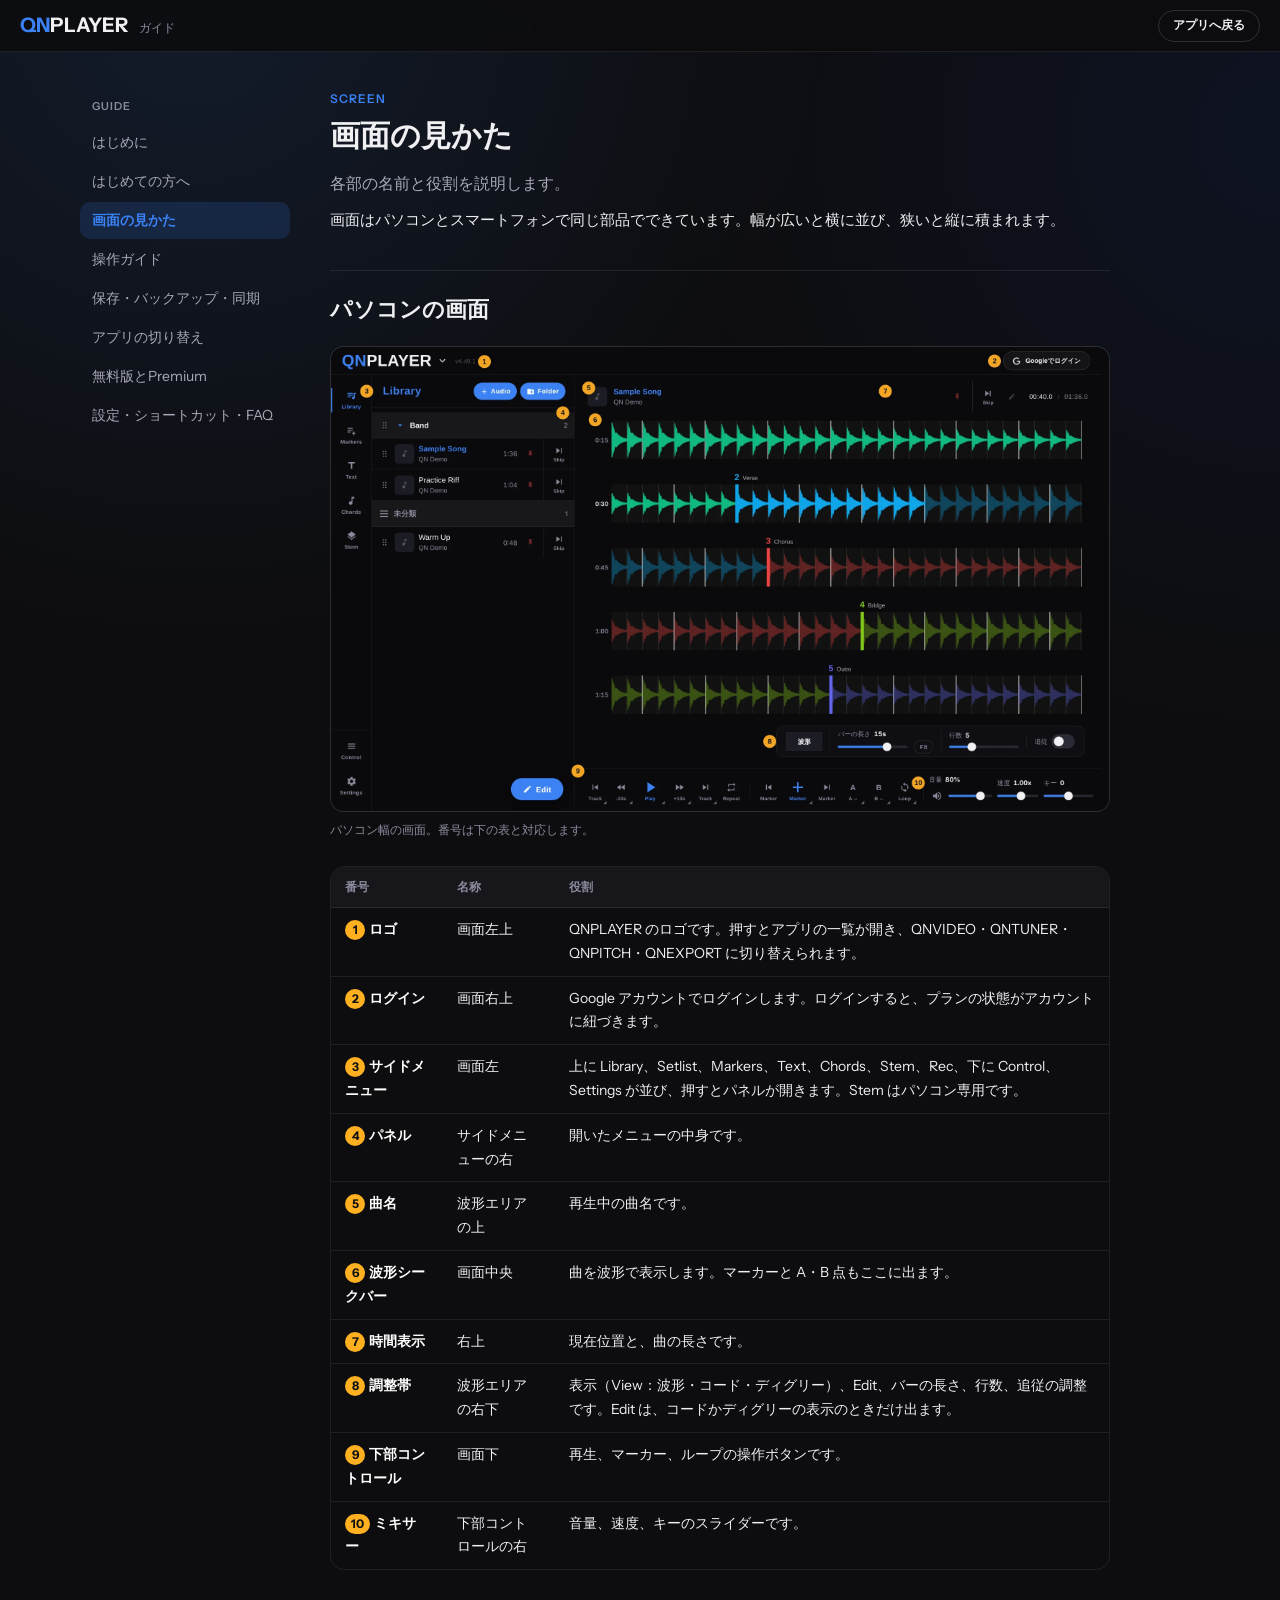
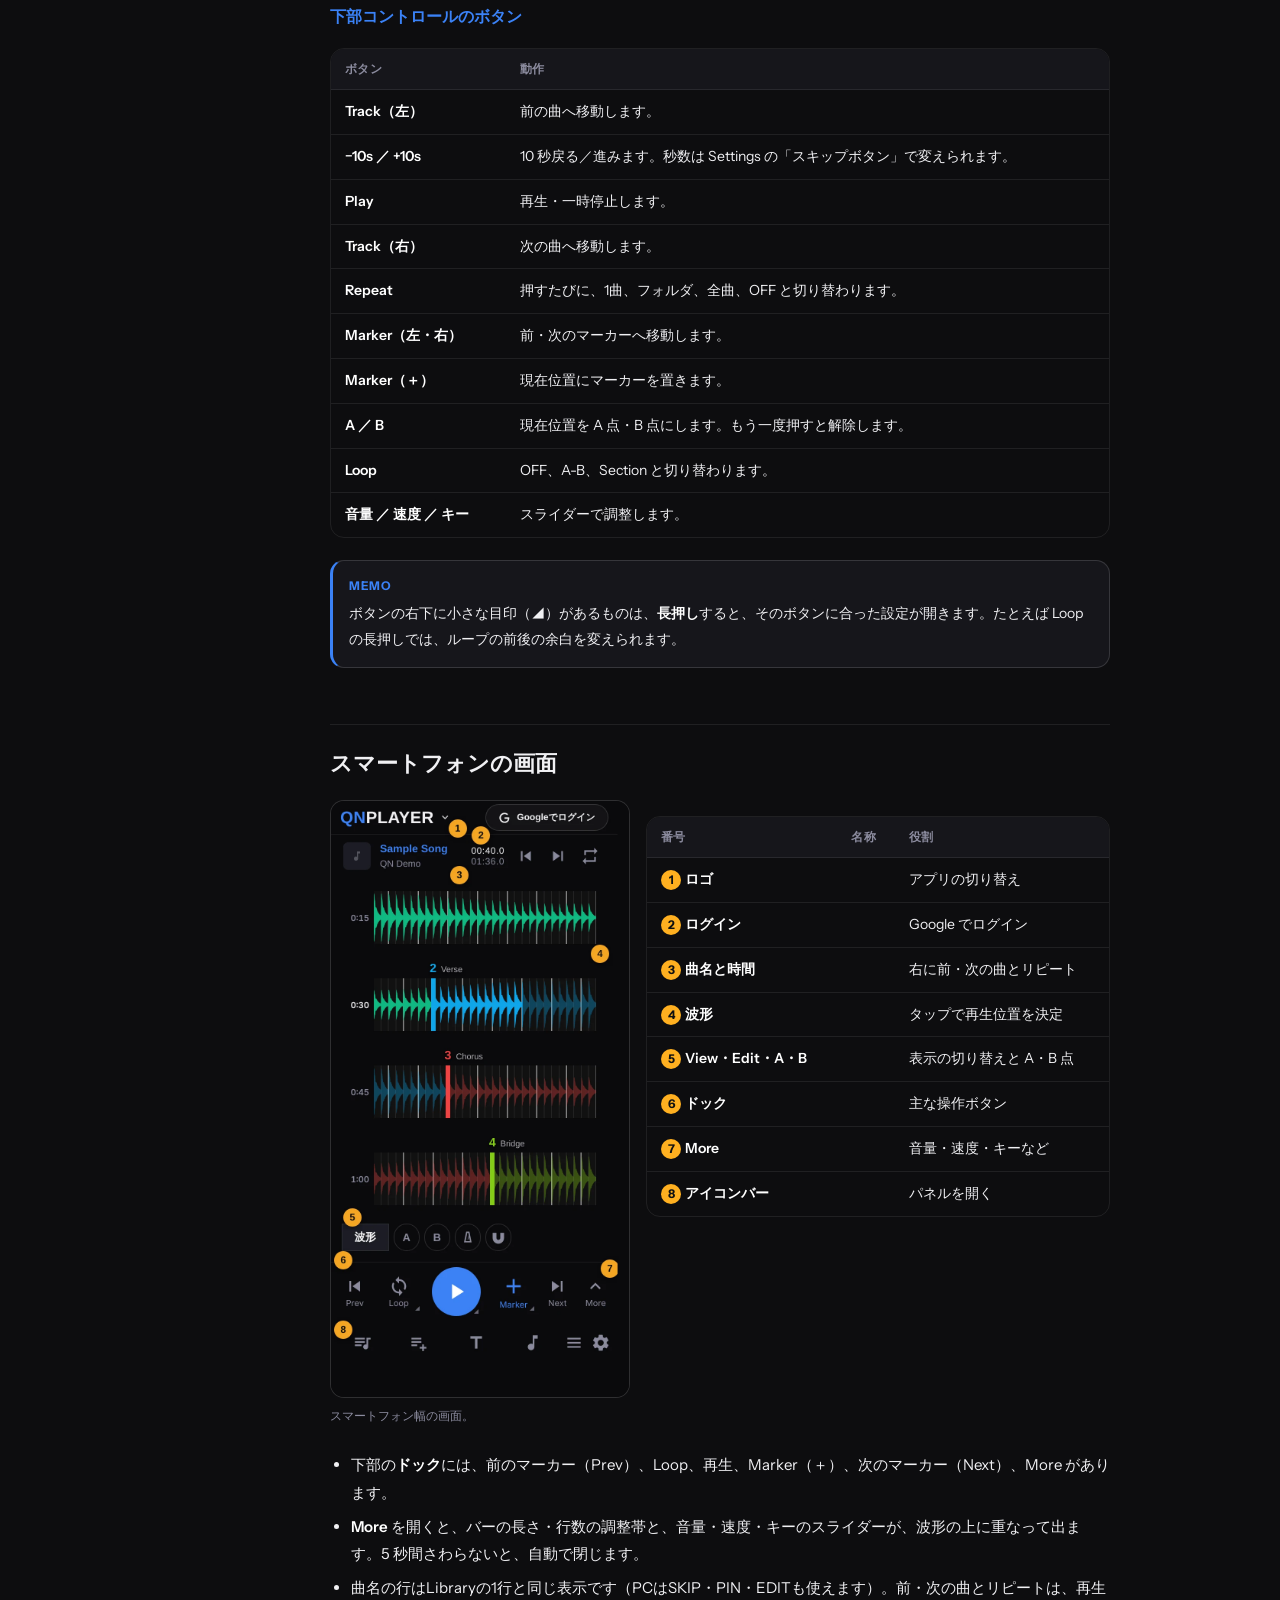
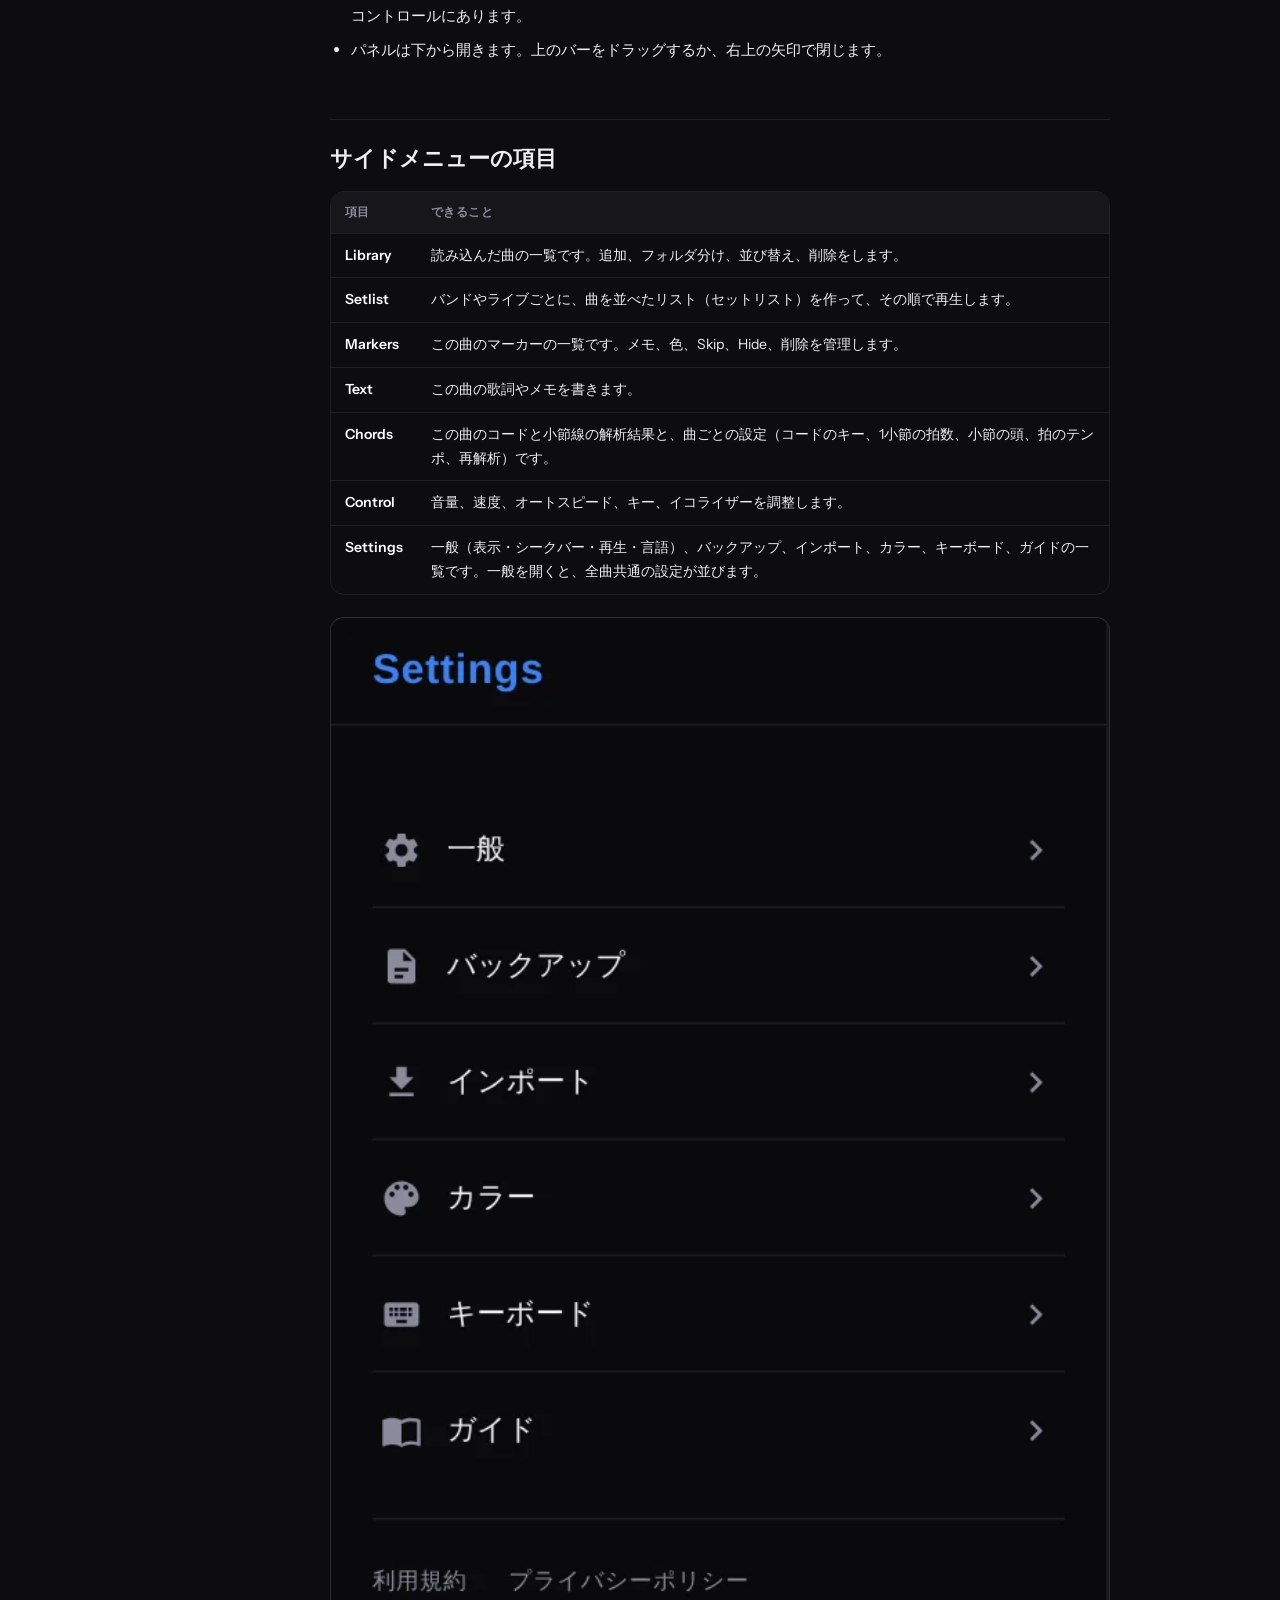
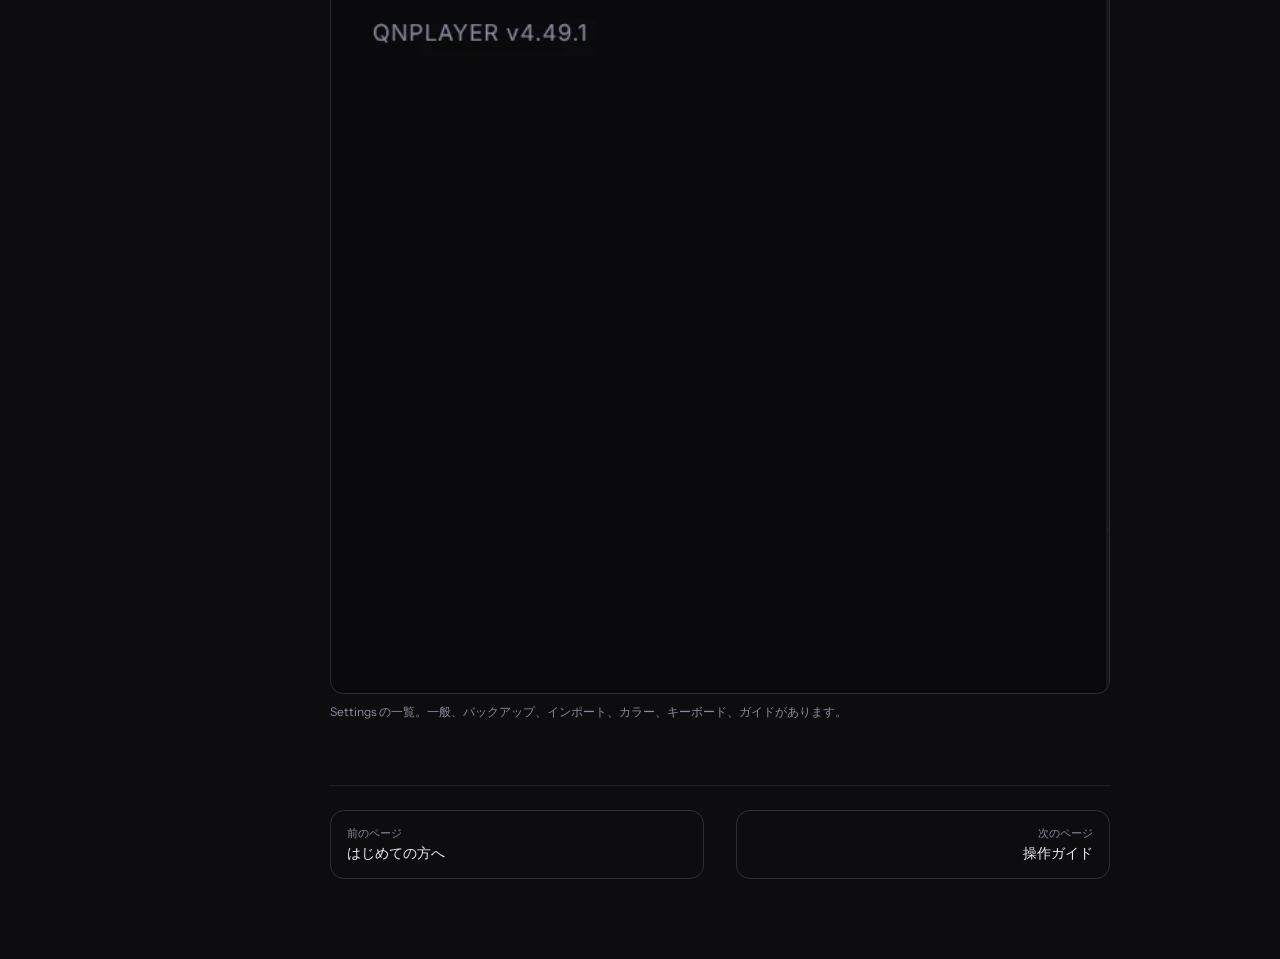
<file: guide/screen.html>
<!DOCTYPE html>
<html lang="ja">
<head>
<meta charset="UTF-8">
<meta name="viewport" content="width=device-width, initial-scale=1">
<title>画面の見かた | QNPLAYER ガイド</title>
<link rel="icon" type="image/x-icon" href="../favicon/favicon.ico">
<link rel="stylesheet" href="https://fonts.googleapis.com/css2?family=Instrument+Sans:wght@400;500;600;700&amp;display=swap">
<link rel="stylesheet" href="guide.css">
<script src="../JS/qn-features.js"></script>
<script src="guide.js"></script>
<script async src="https://pagead2.googlesyndication.com/pagead/js/adsbygoogle.js?client=ca-pub-2741844895313533"
     crossorigin="anonymous"></script>
</head>
<body>
<header class="g-top">
  <a class="g-logo" href="index.html"><b>QN</b>PLAYER<small>ガイド</small></a>
  <span class="g-top-spacer"></span>
  <a class="g-back" href="../index.html">アプリへ戻る</a>
</header>
<div class="g-shell">
  <nav class="g-nav" aria-label="ガイドの目次">
    <p class="g-nav-title">Guide</p>
    <a href="index.html">はじめに</a><a href="start.html">はじめての方へ</a><a href="screen.html" class="is-current">画面の見かた</a><a href="operations.html">操作ガイド</a><a href="data.html">保存・バックアップ・同期</a><a href="apps.html">アプリの切り替え</a><a href="plan.html">無料版とPremium</a><a href="reference.html">設定・ショートカット・FAQ</a>
  </nav>
  <main class="g-main">
    <p class="g-eyebrow">SCREEN</p>
    <h1>画面の見かた</h1>
    <p class="g-lead">各部の名前と役割を説明します。</p>

<p>画面はパソコンとスマートフォンで同じ部品でできています。幅が広いと横に並び、狭いと縦に積まれます。</p>

<h2 id="pc">パソコンの画面</h2>
<figure class="g-fig"><img src="img/pc-overview.webp" alt="パソコン幅の画面。番号は下の表と対応します。" loading="lazy"><figcaption>パソコン幅の画面。番号は下の表と対応します。</figcaption></figure>
<div class="g-table-wrap"><table><thead><tr><th>番号</th><th>名称</th><th>役割</th></tr></thead><tbody><tr><td class="wrap-first"><span class="g-badge">1</span>ロゴ</td><td>画面左上</td><td>QNPLAYER のロゴです。押すとアプリの一覧が開き、QNVIDEO・QNTUNER・QNPITCH・QNEXPORT に切り替えられます。</td></tr><tr><td class="wrap-first"><span class="g-badge">2</span>ログイン</td><td>画面右上</td><td>Google アカウントでログインします。ログインすると、プランの状態がアカウントに紐づきます。</td></tr><tr><td class="wrap-first"><span class="g-badge">3</span>サイドメニュー</td><td>画面左</td><td>上に Library、Setlist、Markers、Text、Chords、Stem、Rec、下に Control、Settings が並び、押すとパネルが開きます。Stem はパソコン専用です。</td></tr><tr><td class="wrap-first"><span class="g-badge">4</span>パネル</td><td>サイドメニューの右</td><td>開いたメニューの中身です。</td></tr><tr><td class="wrap-first"><span class="g-badge">5</span>曲名</td><td>波形エリアの上</td><td>再生中の曲名です。</td></tr><tr><td class="wrap-first"><span class="g-badge">6</span>波形シークバー</td><td>画面中央</td><td>曲を波形で表示します。マーカーと A・B 点もここに出ます。</td></tr><tr><td class="wrap-first"><span class="g-badge">7</span>時間表示</td><td>右上</td><td>現在位置と、曲の長さです。</td></tr><tr><td class="wrap-first"><span class="g-badge">8</span>調整帯</td><td>波形エリアの右下</td><td>表示（View：波形・コード・ディグリー）、Edit、バーの長さ、行数、追従の調整です。Edit は、コードかディグリーの表示のときだけ出ます。</td></tr><tr><td class="wrap-first"><span class="g-badge">9</span>下部コントロール</td><td>画面下</td><td>再生、マーカー、ループの操作ボタンです。</td></tr><tr><td class="wrap-first"><span class="g-badge">10</span>ミキサー</td><td>下部コントロールの右</td><td>音量、速度、キーのスライダーです。</td></tr></tbody></table></div>

<h3 id="bottombar">下部コントロールのボタン</h3>
<div class="g-table-wrap"><table><thead><tr><th>ボタン</th><th>動作</th></tr></thead><tbody><tr><td>Track（左）</td><td>前の曲へ移動します。</td></tr><tr><td>−10s ／ +10s</td><td>10 秒戻る／進みます。秒数は Settings の「スキップボタン」で変えられます。</td></tr><tr><td>Play</td><td>再生・一時停止します。</td></tr><tr><td>Track（右）</td><td>次の曲へ移動します。</td></tr><tr><td>Repeat</td><td>押すたびに、1曲、フォルダ、全曲、OFF と切り替わります。</td></tr><tr><td>Marker（左・右）</td><td>前・次のマーカーへ移動します。</td></tr><tr><td>Marker（＋）</td><td>現在位置にマーカーを置きます。</td></tr><tr><td>A ／ B</td><td>現在位置を A 点・B 点にします。もう一度押すと解除します。</td></tr><tr><td>Loop</td><td>OFF、A-B、Section と切り替わります。</td></tr><tr><td>音量 ／ 速度 ／ キー</td><td>スライダーで調整します。</td></tr></tbody></table></div>
<div class="g-note"><span class="g-note-title">MEMO</span>ボタンの右下に小さな目印（◢）があるものは、<strong>長押し</strong>すると、そのボタンに合った設定が開きます。たとえば Loop の長押しでは、ループの前後の余白を変えられます。</div>

<h2 id="sp">スマートフォンの画面</h2>
<div class="g-fig-row"><figure class="g-fig is-narrow"><img src="img/sp-overview-ann.webp" alt="スマートフォン幅の画面。" loading="lazy"><figcaption>スマートフォン幅の画面。</figcaption></figure>
<div style="flex:1 1 260px">
<div class="g-table-wrap"><table><thead><tr><th>番号</th><th>名称</th><th>役割</th></tr></thead><tbody><tr><td class="wrap-first"><span class="g-badge">1</span>ロゴ</td><td></td><td>アプリの切り替え</td></tr><tr><td class="wrap-first"><span class="g-badge">2</span>ログイン</td><td></td><td>Google でログイン</td></tr><tr><td class="wrap-first"><span class="g-badge">3</span>曲名と時間</td><td></td><td>右に前・次の曲とリピート</td></tr><tr><td class="wrap-first"><span class="g-badge">4</span>波形</td><td></td><td>タップで再生位置を決定</td></tr><tr><td class="wrap-first"><span class="g-badge">5</span>View・Edit・A・B</td><td></td><td>表示の切り替えと A・B 点</td></tr><tr><td class="wrap-first"><span class="g-badge">6</span>ドック</td><td></td><td>主な操作ボタン</td></tr><tr><td class="wrap-first"><span class="g-badge">7</span>More</td><td></td><td>音量・速度・キーなど</td></tr><tr><td class="wrap-first"><span class="g-badge">8</span>アイコンバー</td><td></td><td>パネルを開く</td></tr></tbody></table></div>
</div></div>
<ul>
  <li>下部の<strong>ドック</strong>には、前のマーカー（Prev）、Loop、再生、Marker（＋）、次のマーカー（Next）、More があります。</li>
  <li><strong>More</strong> を開くと、バーの長さ・行数の調整帯と、音量・速度・キーのスライダーが、波形の上に重なって出ます。5 秒間さわらないと、自動で閉じます。</li>
  <li>曲名の行はLibraryの1行と同じ表示です（PCはSKIP・PIN・EDITも使えます）。前・次の曲とリピートは、再生コントロールにあります。</li>
  <li>パネルは下から開きます。上のバーをドラッグするか、右上の矢印で閉じます。</li>
</ul>

<h2 id="panels">サイドメニューの項目</h2>
<div class="g-table-wrap"><table><thead><tr><th>項目</th><th>できること</th></tr></thead><tbody><tr><td class="wrap-first">Library</td><td>読み込んだ曲の一覧です。追加、フォルダ分け、並び替え、削除をします。</td></tr><tr><td class="wrap-first">Setlist</td><td>バンドやライブごとに、曲を並べたリスト（セットリスト）を作って、その順で再生します。</td></tr><tr><td class="wrap-first">Markers</td><td>この曲のマーカーの一覧です。メモ、色、Skip、Hide、削除を管理します。</td></tr><tr><td class="wrap-first">Text</td><td>この曲の歌詞やメモを書きます。</td></tr><tr data-feature="chords beats"><td class="wrap-first">Chords</td><td>この曲のコードと小節線の解析結果と、曲ごとの設定（コードのキー、1小節の拍数、小節の頭、拍のテンポ、再解析）です。</td></tr><tr data-feature="stem"><td class="wrap-first">Stem</td><td>曲をパートに分けて練習します。パソコン専用です。</td></tr><tr data-feature="rec"><td class="wrap-first">Rec</td><td>曲を聴きながら、マイクで録音します。パソコンでもスマートフォンでも使えます。</td></tr><tr data-feature="tab"><td class="wrap-first">Tab</td><td>曲の音をギターの TAB 譜にして、再生に合わせて流します。パソコンでもスマートフォンでも使えます。</td></tr><tr><td class="wrap-first">Control</td><td>音量、速度、オートスピード、キー、イコライザーを調整します。</td></tr><tr><td class="wrap-first">Settings</td><td>一般（表示・シークバー・再生・言語）、バックアップ、インポート、カラー、キーボード、ガイドの一覧です。一般を開くと、全曲共通の設定が並びます。</td></tr></tbody></table></div>
<figure class="g-fig"><img src="img/pc-settings-bottom.webp" alt="Settings の一覧。一般、バックアップ、インポート、カラー、キーボード、ガイドがあります。" loading="lazy"><figcaption>Settings の一覧。一般、バックアップ、インポート、カラー、キーボード、ガイドがあります。</figcaption></figure>

    <div class="g-pager"><a class="prev" href="start.html"><small>前のページ</small>はじめての方へ</a><a class="next" href="operations.html"><small>次のページ</small>操作ガイド</a></div>
  </main>
</div>
</body>
</html>
</file>
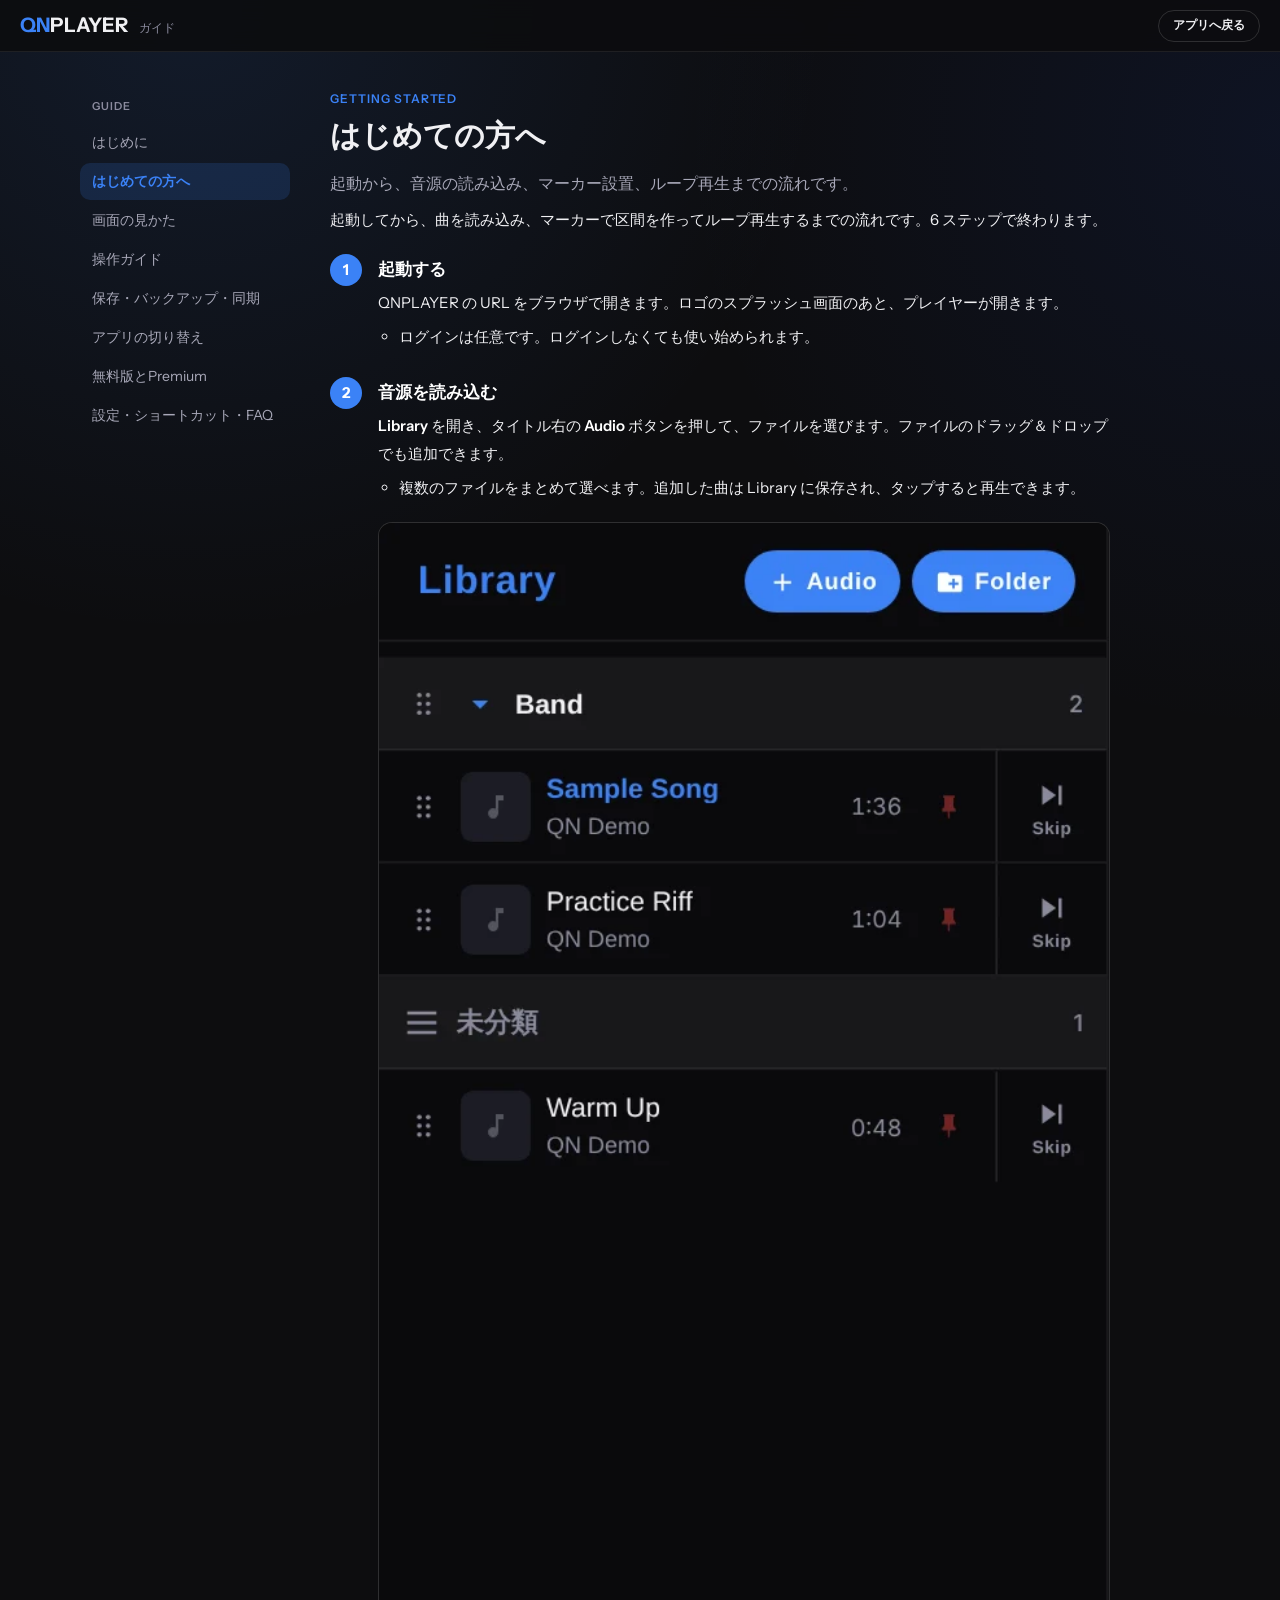
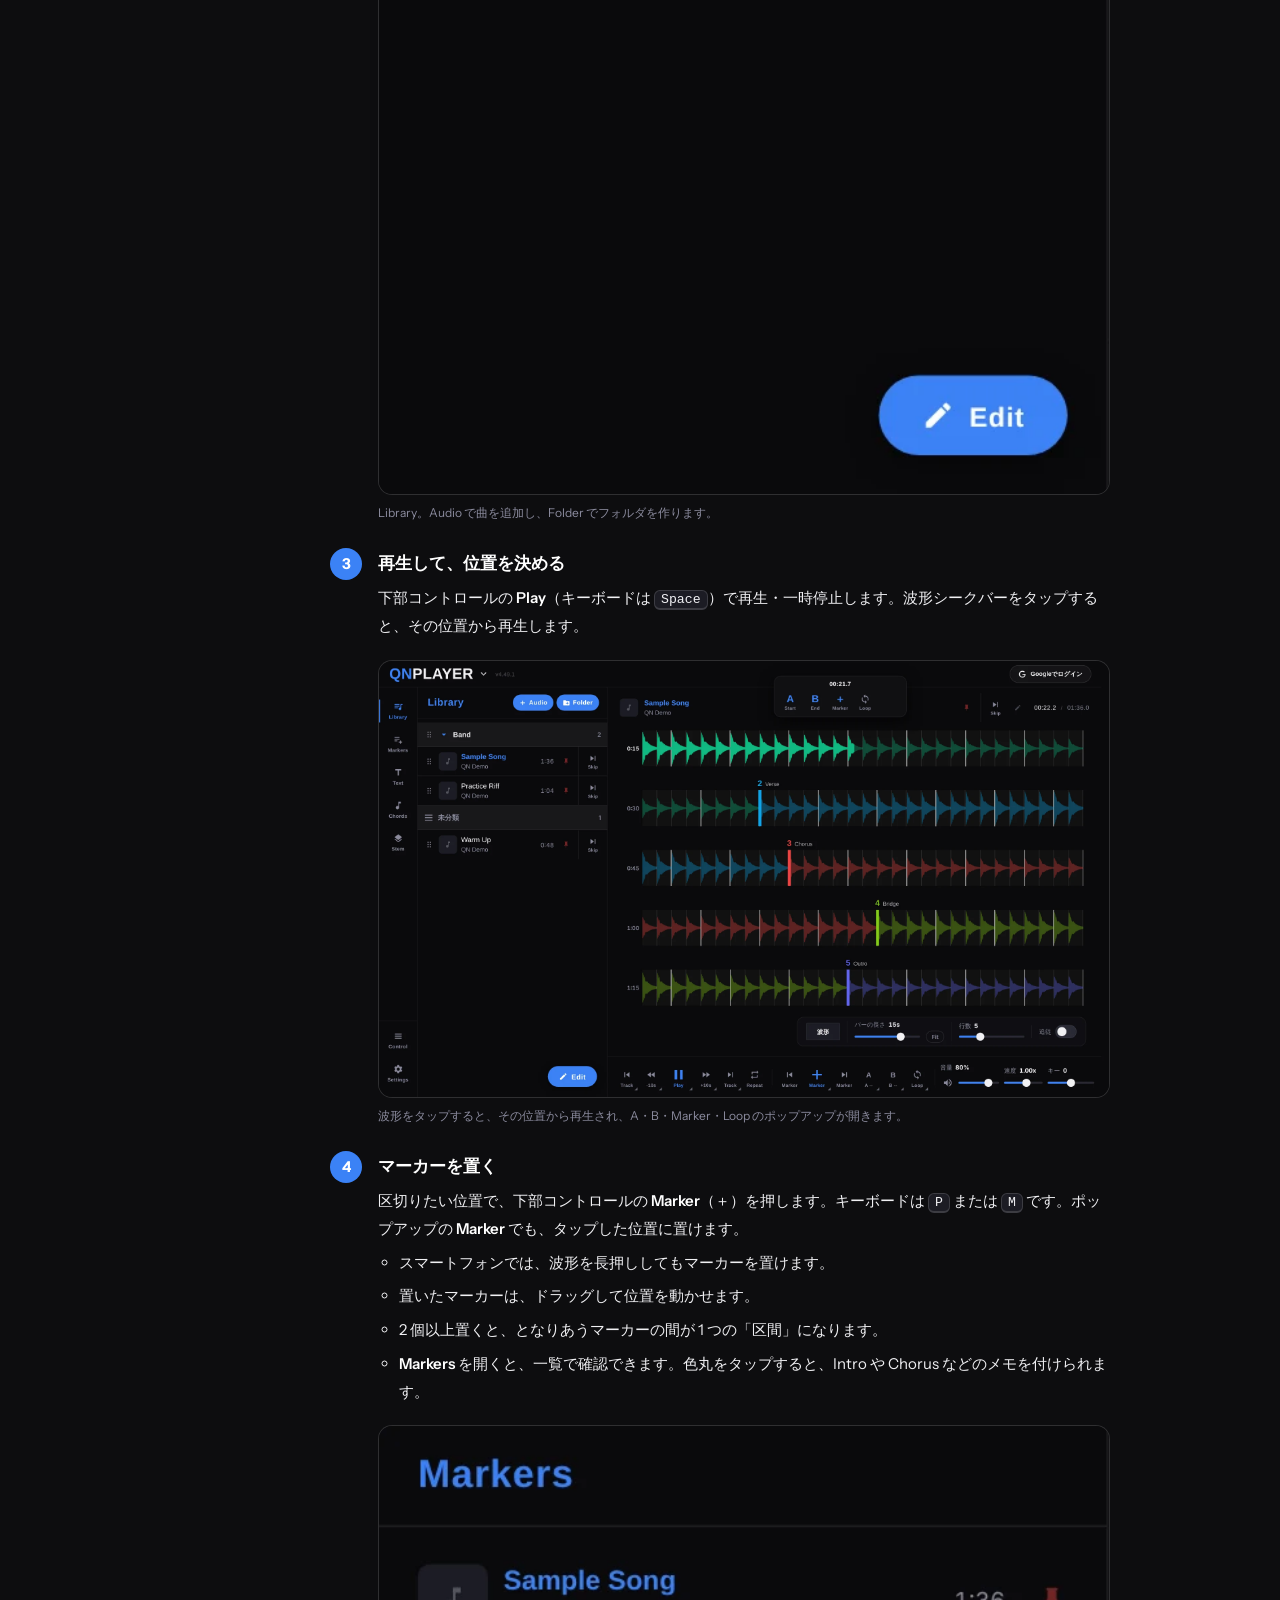
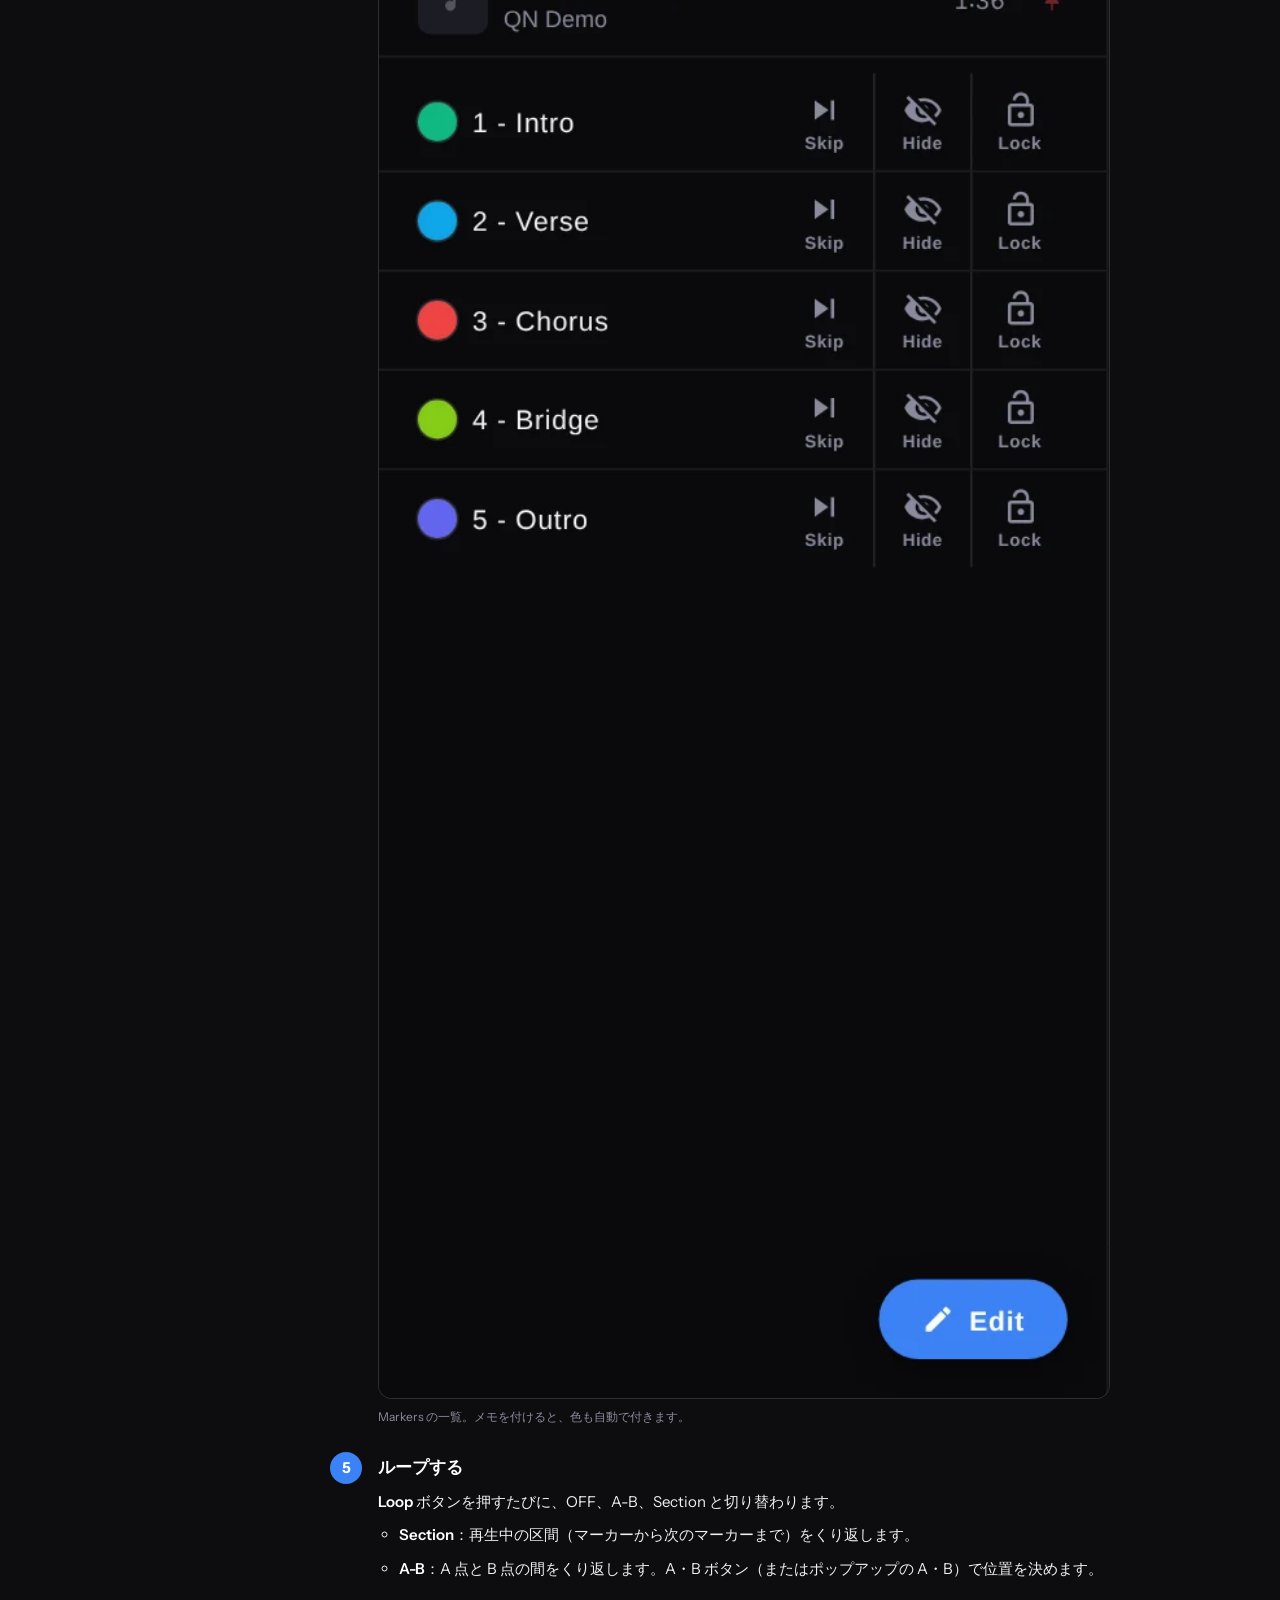
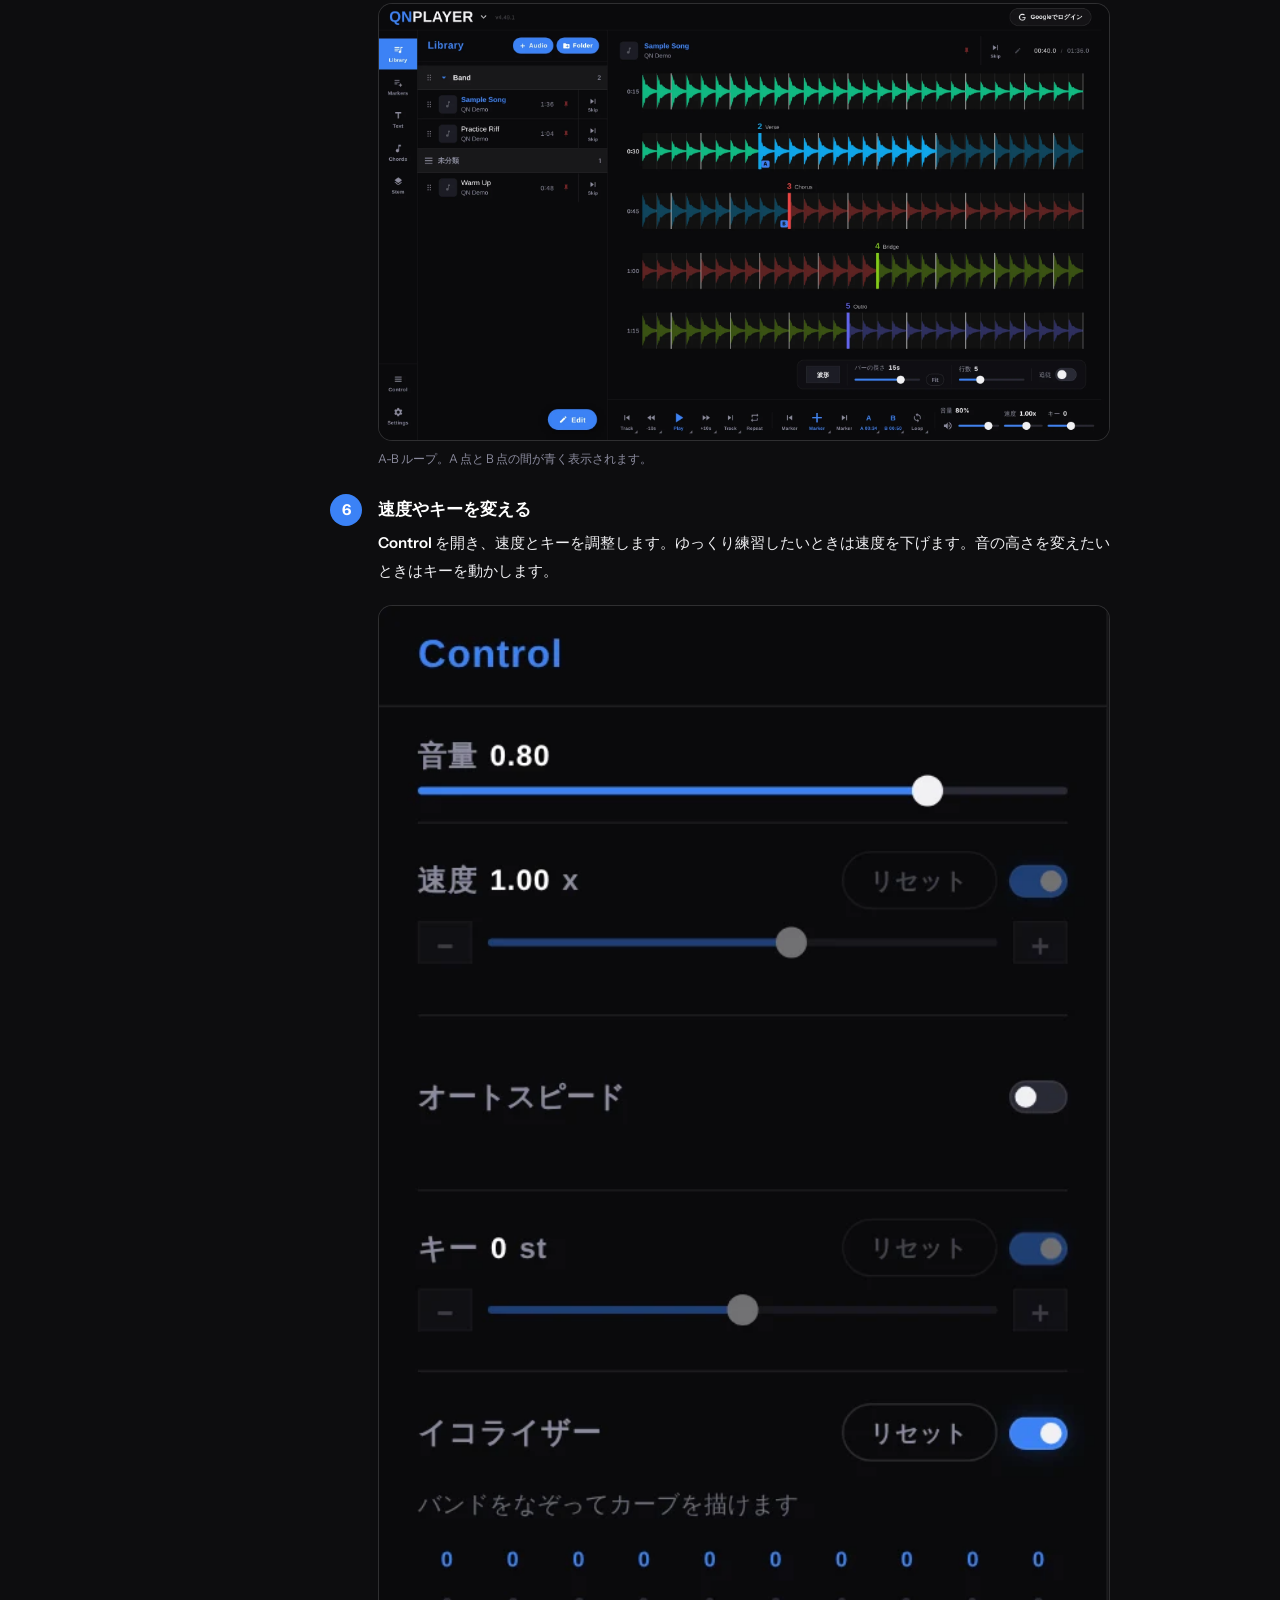
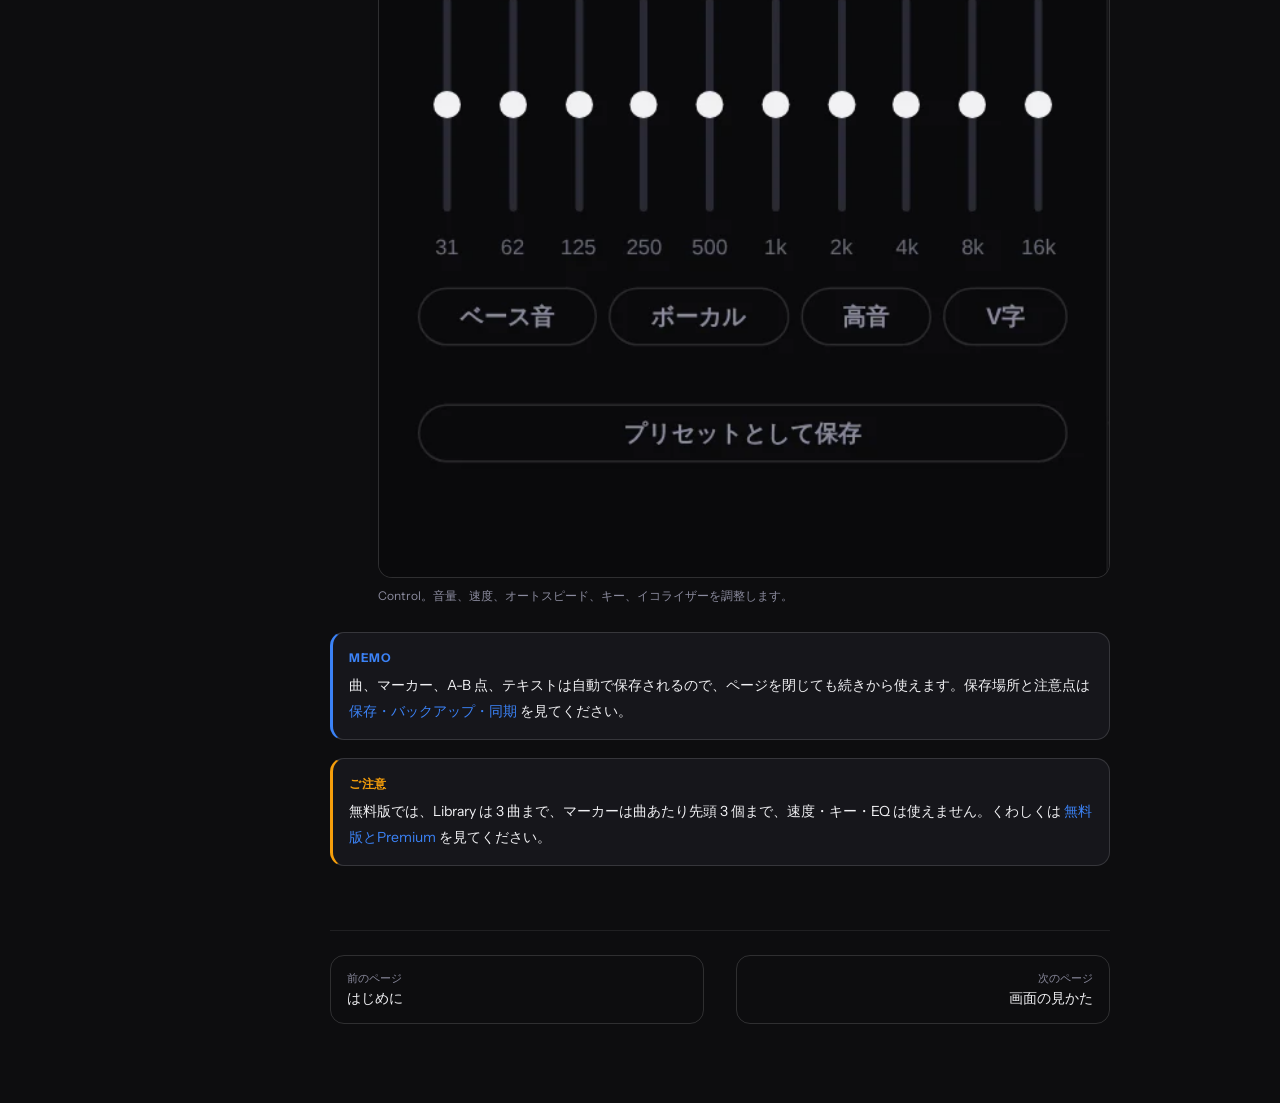
<file: guide/start.html>
<!DOCTYPE html>
<html lang="ja">
<head>
<meta charset="UTF-8">
<meta name="viewport" content="width=device-width, initial-scale=1">
<title>はじめての方へ | QNPLAYER ガイド</title>
<link rel="icon" type="image/x-icon" href="../favicon/favicon.ico">
<link rel="stylesheet" href="https://fonts.googleapis.com/css2?family=Instrument+Sans:wght@400;500;600;700&amp;display=swap">
<link rel="stylesheet" href="guide.css">
<script src="../JS/qn-features.js"></script>
<script src="guide.js"></script>
<script async src="https://pagead2.googlesyndication.com/pagead/js/adsbygoogle.js?client=ca-pub-2741844895313533"
     crossorigin="anonymous"></script>
</head>
<body>
<header class="g-top">
  <a class="g-logo" href="index.html"><b>QN</b>PLAYER<small>ガイド</small></a>
  <span class="g-top-spacer"></span>
  <a class="g-back" href="../index.html">アプリへ戻る</a>
</header>
<div class="g-shell">
  <nav class="g-nav" aria-label="ガイドの目次">
    <p class="g-nav-title">Guide</p>
    <a href="index.html">はじめに</a><a href="start.html" class="is-current">はじめての方へ</a><a href="screen.html">画面の見かた</a><a href="operations.html">操作ガイド</a><a href="data.html">保存・バックアップ・同期</a><a href="apps.html">アプリの切り替え</a><a href="plan.html">無料版とPremium</a><a href="reference.html">設定・ショートカット・FAQ</a>
  </nav>
  <main class="g-main">
    <p class="g-eyebrow">GETTING STARTED</p>
    <h1>はじめての方へ</h1>
    <p class="g-lead">起動から、音源の読み込み、マーカー設置、ループ再生までの流れです。</p>

<p>起動してから、曲を読み込み、マーカーで区間を作ってループ再生するまでの流れです。6 ステップで終わります。</p>
<ol class="g-steps">
  <li><strong>起動する</strong>
    QNPLAYER の URL をブラウザで開きます。ロゴのスプラッシュ画面のあと、プレイヤーが開きます。
    <ul><li>ログインは任意です。ログインしなくても使い始められます。</li></ul>
  </li>
  <li><strong>音源を読み込む</strong>
    <strong>Library</strong> を開き、タイトル右の <strong>Audio</strong> ボタンを押して、ファイルを選びます。ファイルのドラッグ＆ドロップでも追加できます。
    <ul><li>複数のファイルをまとめて選べます。追加した曲は Library に保存され、タップすると再生できます。</li></ul>
    <figure class="g-fig"><img src="img/pc-library.webp" alt="Library。Audio で曲を追加し、Folder でフォルダを作ります。" loading="lazy"><figcaption>Library。Audio で曲を追加し、Folder でフォルダを作ります。</figcaption></figure>
  </li>
  <li><strong>再生して、位置を決める</strong>
    下部コントロールの <strong>Play</strong>（キーボードは <kbd>Space</kbd>）で再生・一時停止します。波形シークバーをタップすると、その位置から再生します。
    <figure class="g-fig"><img src="img/pc-seekpop.webp" alt="波形をタップすると、その位置から再生され、A・B・Marker・Loop のポップアップが開きます。" loading="lazy"><figcaption>波形をタップすると、その位置から再生され、A・B・Marker・Loop のポップアップが開きます。</figcaption></figure>
  </li>
  <li><strong>マーカーを置く</strong>
    区切りたい位置で、下部コントロールの <strong>Marker</strong>（＋）を押します。キーボードは <kbd>P</kbd> または <kbd>M</kbd> です。ポップアップの <strong>Marker</strong> でも、タップした位置に置けます。
    <ul>
      <li>スマートフォンでは、波形を長押ししてもマーカーを置けます。</li>
      <li>置いたマーカーは、ドラッグして位置を動かせます。</li>
      <li>2 個以上置くと、となりあうマーカーの間が 1 つの「区間」になります。</li>
      <li><strong>Markers</strong> を開くと、一覧で確認できます。色丸をタップすると、Intro や Chorus などのメモを付けられます。</li>
    </ul>
    <figure class="g-fig"><img src="img/pc-markers.webp" alt="Markers の一覧。メモを付けると、色も自動で付きます。" loading="lazy"><figcaption>Markers の一覧。メモを付けると、色も自動で付きます。</figcaption></figure>
  </li>
  <li><strong>ループする</strong>
    <strong>Loop</strong> ボタンを押すたびに、OFF、A-B、Section と切り替わります。
    <ul>
      <li><strong>Section</strong>：再生中の区間（マーカーから次のマーカーまで）をくり返します。</li>
      <li><strong>A-B</strong>：A 点と B 点の間をくり返します。A・B ボタン（またはポップアップの A・B）で位置を決めます。</li>
    </ul>
    <figure class="g-fig"><img src="img/pc-loop-ab.webp" alt="A-B ループ。A 点と B 点の間が青く表示されます。" loading="lazy"><figcaption>A-B ループ。A 点と B 点の間が青く表示されます。</figcaption></figure>
  </li>
  <li><strong>速度やキーを変える</strong>
    <strong>Control</strong> を開き、速度とキーを調整します。ゆっくり練習したいときは速度を下げます。音の高さを変えたいときはキーを動かします。
    <figure class="g-fig"><img src="img/pc-control.webp" alt="Control。音量、速度、オートスピード、キー、イコライザーを調整します。" loading="lazy"><figcaption>Control。音量、速度、オートスピード、キー、イコライザーを調整します。</figcaption></figure>
  </li>
</ol>
<div class="g-note"><span class="g-note-title">MEMO</span>曲、マーカー、A-B 点、テキストは自動で保存されるので、ページを閉じても続きから使えます。保存場所と注意点は <a href="data.html">保存・バックアップ・同期</a> を見てください。</div>
<div class="g-warn"><span class="g-note-title">ご注意</span>無料版では、Library は 3 曲まで、マーカーは曲あたり先頭 3 個まで、速度・キー・EQ は使えません。くわしくは <a href="plan.html">無料版とPremium</a> を見てください。</div>

    <div class="g-pager"><a class="prev" href="index.html"><small>前のページ</small>はじめに</a><a class="next" href="screen.html"><small>次のページ</small>画面の見かた</a></div>
  </main>
</div>
</body>
</html>
</file>
<file: guide/guide.css>
/* guide.css — アプリ内ガイド(guide/*.html)共通。色・角丸・文字はアプリ(style-core.css)のトークンに揃える */
:root {
  --accent-primary: #3b82f6;
  --accent-secondary: #1d4ed8;
  --icon-muted: #8b8b9e;
  --text-bright: #f0f0f3;
  --text-dim: #a8a8b8;
  --border-subtle: rgba(255,255,255,0.08);
  --border-strong: rgba(255,255,255,0.14);
  --surface: #16161b;
  --surface-2: #1c1c24;
  --radius-pill: 999px;
  --radius-field: 10px;
  --radius-popup: 14px;
  --radius-modal: 20px;
}
* { box-sizing: border-box; }
html { scroll-behavior: smooth; -webkit-text-size-adjust: 100%; }
body {
  margin: 0;
  background:
    radial-gradient(circle at 15% 0%, color-mix(in srgb, var(--accent-primary) 12%, transparent), transparent 45%),
    radial-gradient(circle at 100% 15%, color-mix(in srgb, var(--accent-secondary) 10%, transparent), transparent 40%),
    #0d0d0f;
  background-attachment: fixed;
  color: var(--text-bright);
  font-family: 'Instrument Sans', -apple-system, BlinkMacSystemFont, 'Hiragino Sans', 'Yu Gothic', 'Noto Sans JP', sans-serif;
  font-size: 15px;
  line-height: 1.85;
}
a { color: var(--accent-primary); text-decoration: none; }
a:hover { text-decoration: underline; }

.g-top {
  position: sticky; top: 0; z-index: 20;
  display: flex; align-items: center; gap: 16px;
  height: 52px; padding: 0 20px;
  background: rgba(13,13,15,0.9); backdrop-filter: blur(10px); -webkit-backdrop-filter: blur(10px);
  border-bottom: 1px solid var(--border-subtle);
}
.g-logo { font-weight: 700; font-size: 20px; letter-spacing: 0.01em; color: var(--text-bright); text-decoration: none !important; }
.g-logo b { color: var(--accent-primary); font-weight: 700; }
.g-logo small { margin-left: 10px; font-size: 12px; font-weight: 500; color: var(--icon-muted); letter-spacing: 0; }
.g-top-spacer { flex: 1; }
.g-back {
  display: inline-flex; align-items: center; height: 32px; padding: 0 14px;
  border: 1px solid var(--border-strong); border-radius: var(--radius-pill);
  color: var(--text-bright); font-size: 12px; font-weight: 600; text-decoration: none !important;
}
.g-back:hover { border-color: var(--accent-primary); color: var(--accent-primary); }

.g-shell { display: flex; align-items: flex-start; max-width: 1160px; margin: 0 auto; padding: 0 20px; gap: 40px; }
.g-nav {
  position: sticky; top: 72px; flex: 0 0 210px; padding: 24px 0;
  max-height: calc(100vh - 72px); overflow-y: auto;
}
.g-nav-title { font-size: 11px; font-weight: 600; letter-spacing: 0.08em; color: var(--icon-muted); text-transform: uppercase; margin: 0 0 8px 12px; }
.g-nav a {
  display: block; padding: 8px 12px; margin-bottom: 2px; border-radius: var(--radius-field);
  color: var(--text-dim); font-size: 14px; line-height: 1.5; text-decoration: none !important;
}
.g-nav a:hover { background: rgba(255,255,255,0.06); color: var(--text-bright); }
.g-nav a.is-current { background: color-mix(in srgb, var(--accent-primary) 16%, transparent); color: var(--accent-primary); font-weight: 600; }

.g-main { flex: 1; min-width: 0; max-width: 780px; padding: 36px 0 80px; }
.g-eyebrow { font-size: 12px; font-weight: 600; letter-spacing: 0.08em; color: var(--accent-primary); margin: 0 0 6px; }
h1 { font-size: 30px; line-height: 1.35; margin: 0 0 12px; font-weight: 700; }
.g-lead { font-size: 16px; color: var(--text-dim); margin: 0 0 8px; }
h2 { font-size: 22px; line-height: 1.4; margin: 56px 0 14px; padding-top: 24px; border-top: 1px solid var(--border-subtle); font-weight: 700; scroll-margin-top: 72px; }
h2:first-of-type { margin-top: 36px; }
h3 { font-size: 16px; margin: 32px 0 8px; color: var(--accent-primary); font-weight: 700; scroll-margin-top: 72px; }
p { margin: 0 0 14px; }
ul, ol { margin: 0 0 16px; padding-left: 1.4em; }
li { margin-bottom: 6px; }
li > ul, li > ol { margin: 6px 0 0; }
strong { color: #fff; font-weight: 600; }
code, kbd {
  font-family: 'SFMono-Regular', ui-monospace, Menlo, Consolas, monospace; font-size: 0.88em;
  background: var(--surface-2); border: 1px solid var(--border-strong); border-radius: 6px; padding: 1px 6px;
}
kbd { border-bottom-width: 2px; white-space: nowrap; }

.g-fig { margin: 20px 0 26px; }
.g-fig img { display: block; width: 100%; height: auto; border: 1px solid var(--border-strong); border-radius: var(--radius-popup); background: #0d0d0f; cursor: zoom-in; }
.g-fig figcaption { margin-top: 8px; font-size: 12px; color: var(--icon-muted); line-height: 1.6; }
.g-fig.is-narrow { max-width: 340px; }
.g-fig-row { display: flex; gap: 16px; align-items: flex-start; flex-wrap: wrap; margin: 20px 0 26px; }
.g-fig-row .g-fig { margin: 0; flex: 1 1 220px; }
.g-fig-row .g-fig.is-narrow { flex: 0 1 300px; }

.g-note, .g-warn {
  margin: 18px 0; padding: 14px 16px; border-radius: var(--radius-popup);
  border: 1px solid var(--border-strong); background: var(--surface); font-size: 14px;
}
.g-note { border-left: 3px solid var(--accent-primary); }
.g-warn { border-left: 3px solid #f59e0b; }
.g-note > :last-child, .g-warn > :last-child { margin-bottom: 0; }
.g-note-title { display: block; font-size: 12px; font-weight: 700; letter-spacing: 0.06em; color: var(--accent-primary); margin-bottom: 4px; }
.g-warn .g-note-title { color: #f59e0b; }

.g-table-wrap { overflow-x: auto; margin: 16px 0 22px; border: 1px solid var(--border-subtle); border-radius: var(--radius-popup); }
table { width: 100%; border-collapse: collapse; font-size: 14px; }
th, td { text-align: left; padding: 10px 14px; vertical-align: top; border-bottom: 1px solid var(--border-subtle); line-height: 1.7; }
th { background: var(--surface); color: var(--icon-muted); font-size: 12px; font-weight: 600; letter-spacing: 0.04em; white-space: nowrap; }
tr:last-child td { border-bottom: 0; }
td:first-child { white-space: nowrap; color: #fff; font-weight: 600; }
td.wrap-first:first-child { white-space: normal; }

.g-steps { list-style: none; padding: 0; counter-reset: step; margin: 20px 0; }
.g-steps > li { position: relative; padding: 0 0 0 48px; margin-bottom: 26px; counter-increment: step; }
.g-steps > li::before {
  content: counter(step); position: absolute; left: 0; top: 0; width: 32px; height: 32px; border-radius: 50%;
  background: var(--accent-primary); color: #fff; font-weight: 700; font-size: 15px; line-height: 32px; text-align: center;
}
.g-steps > li > strong:first-child { display: block; font-size: 17px; margin-bottom: 4px; }

.g-badge { display: inline-block; min-width: 20px; padding: 0 6px; margin-right: 4px; border-radius: 11px; background: #ffb020; color: #111; font-size: 12px; font-weight: 700; line-height: 20px; text-align: center; }

.g-cards { display: grid; grid-template-columns: repeat(2, 1fr); gap: 14px; margin: 22px 0; }
.g-card {
  display: block; padding: 18px 18px 16px; border: 1px solid var(--border-strong); border-radius: var(--radius-popup);
  background: var(--surface); color: var(--text-bright); text-decoration: none !important; transition: border-color .13s, transform .13s;
}
.g-card:hover { border-color: var(--accent-primary); transform: translateY(-1px); }
.g-card b { display: block; font-size: 16px; margin-bottom: 4px; }
.g-card span { display: block; font-size: 13px; color: var(--text-dim); line-height: 1.65; }
.g-card em { display: block; font-style: normal; font-size: 11px; font-weight: 700; letter-spacing: 0.08em; color: var(--accent-primary); margin-bottom: 6px; }

.g-feat { display: grid; grid-template-columns: repeat(2, 1fr); gap: 12px; margin: 18px 0; padding: 0; list-style: none; }
.g-feat li { margin: 0; padding: 14px 16px; border: 1px solid var(--border-subtle); border-radius: var(--radius-popup); background: var(--surface); font-size: 14px; line-height: 1.7; }
.g-feat li b { display: block; color: #fff; margin-bottom: 2px; }

.g-pager { display: flex; justify-content: space-between; gap: 12px; margin-top: 64px; padding-top: 24px; border-top: 1px solid var(--border-subtle); }
.g-pager a {
  flex: 1; max-width: 48%; padding: 14px 16px; border: 1px solid var(--border-strong); border-radius: var(--radius-popup);
  color: var(--text-bright); text-decoration: none !important; font-size: 14px; line-height: 1.5;
}
.g-pager a small { display: block; font-size: 11px; color: var(--icon-muted); margin-bottom: 2px; }
.g-pager a:hover { border-color: var(--accent-primary); }
.g-pager a.next { text-align: right; margin-left: auto; }

.g-lightbox { position: fixed; inset: 0; z-index: 100; display: none; align-items: center; justify-content: center; padding: 20px; background: rgba(0,0,0,0.88); cursor: zoom-out; }
.g-lightbox.is-open { display: flex; }
.g-lightbox img { max-width: 100%; max-height: 100%; border-radius: var(--radius-popup); }

@media (max-width: 860px) {
  body { font-size: 15px; }
  .g-shell { display: block; padding: 0 16px; }
  .g-nav { position: static; max-height: none; padding: 14px 0 0; display: flex; gap: 6px; overflow-x: auto; scrollbar-width: none; }
  .g-nav::-webkit-scrollbar { display: none; }
  .g-nav-title { display: none; }
  .g-nav a { flex: 0 0 auto; margin: 0; padding: 7px 14px; border: 1px solid var(--border-strong); border-radius: var(--radius-pill); font-size: 13px; white-space: nowrap; }
  .g-nav a.is-current { border-color: var(--accent-primary); }
  .g-main { padding-top: 22px; }
  h1 { font-size: 25px; }
  h2 { font-size: 20px; margin-top: 44px; }
  .g-cards, .g-feat { grid-template-columns: 1fr; }
  .g-top { padding: 0 16px; }
  .g-logo small { display: none; }
  .g-pager { flex-direction: column; }
  .g-pager a { max-width: none; }
  td:first-child { white-space: normal; }
}
</file>
